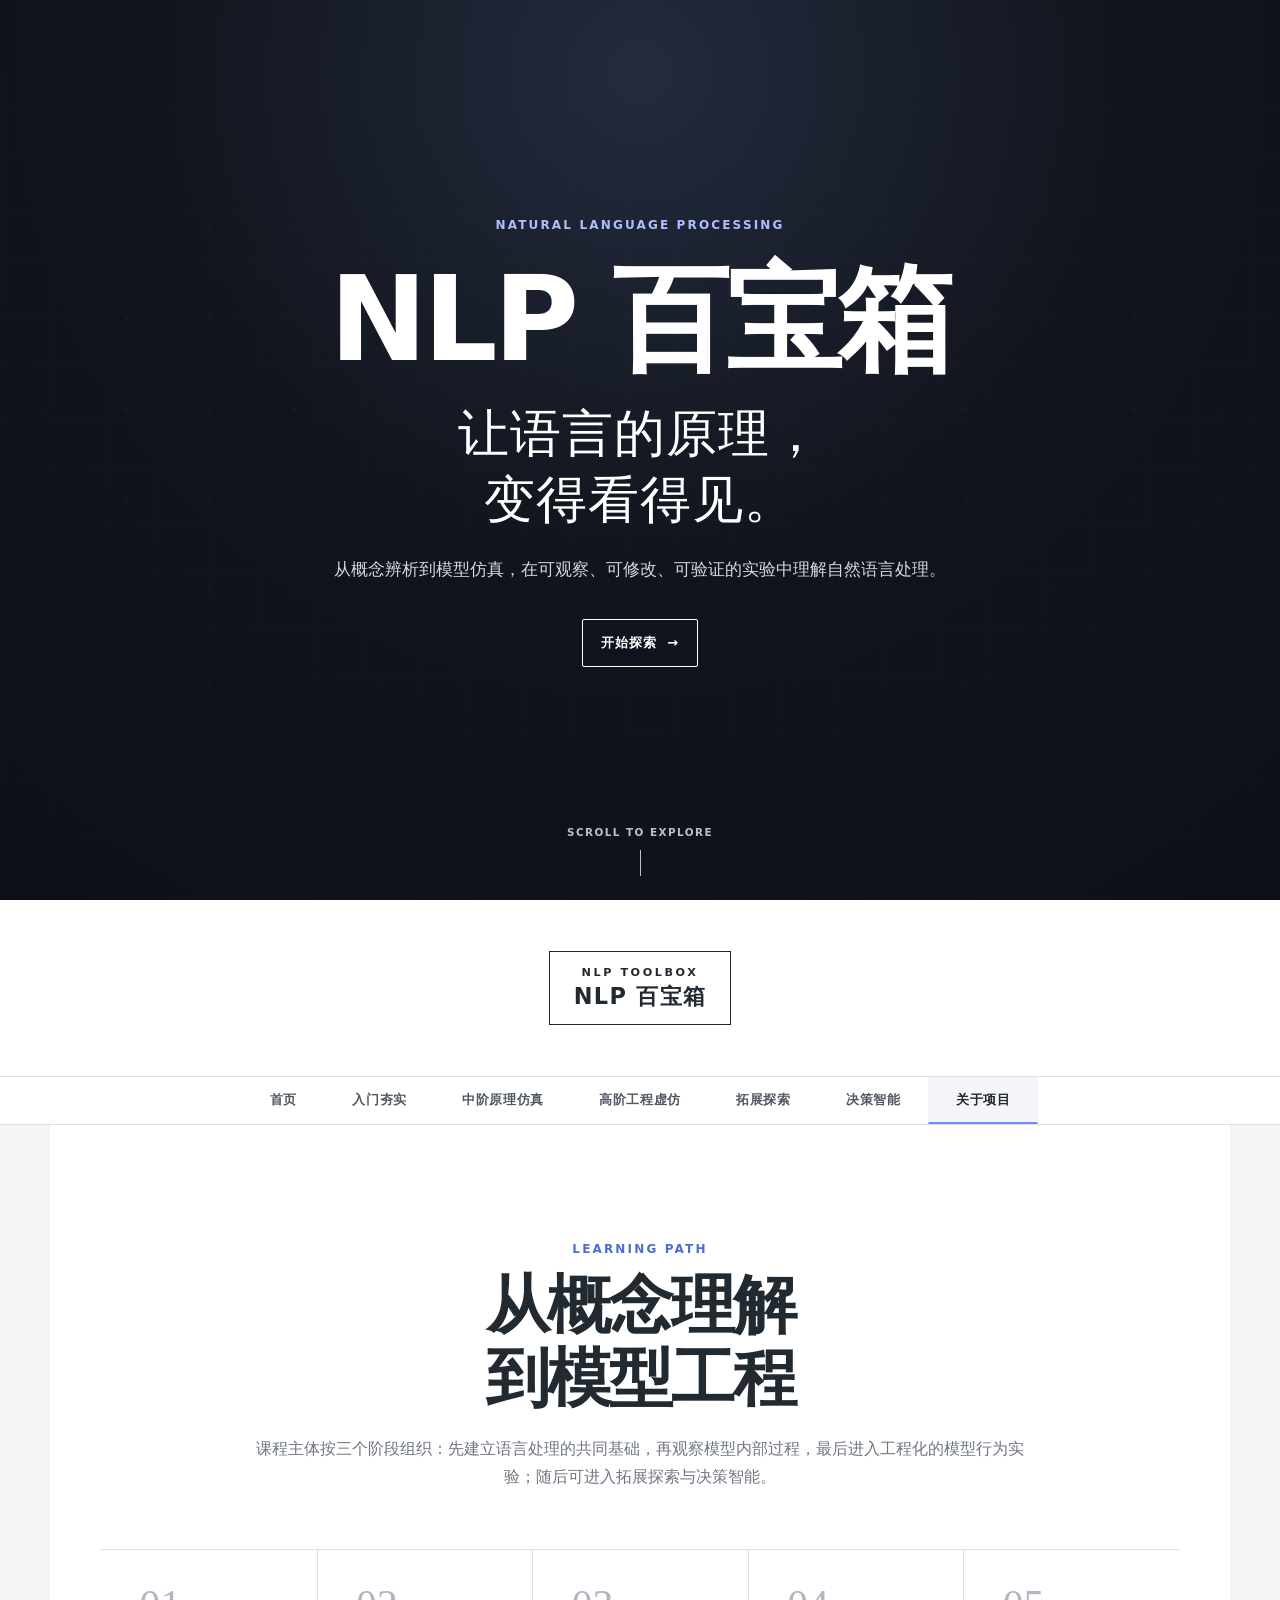
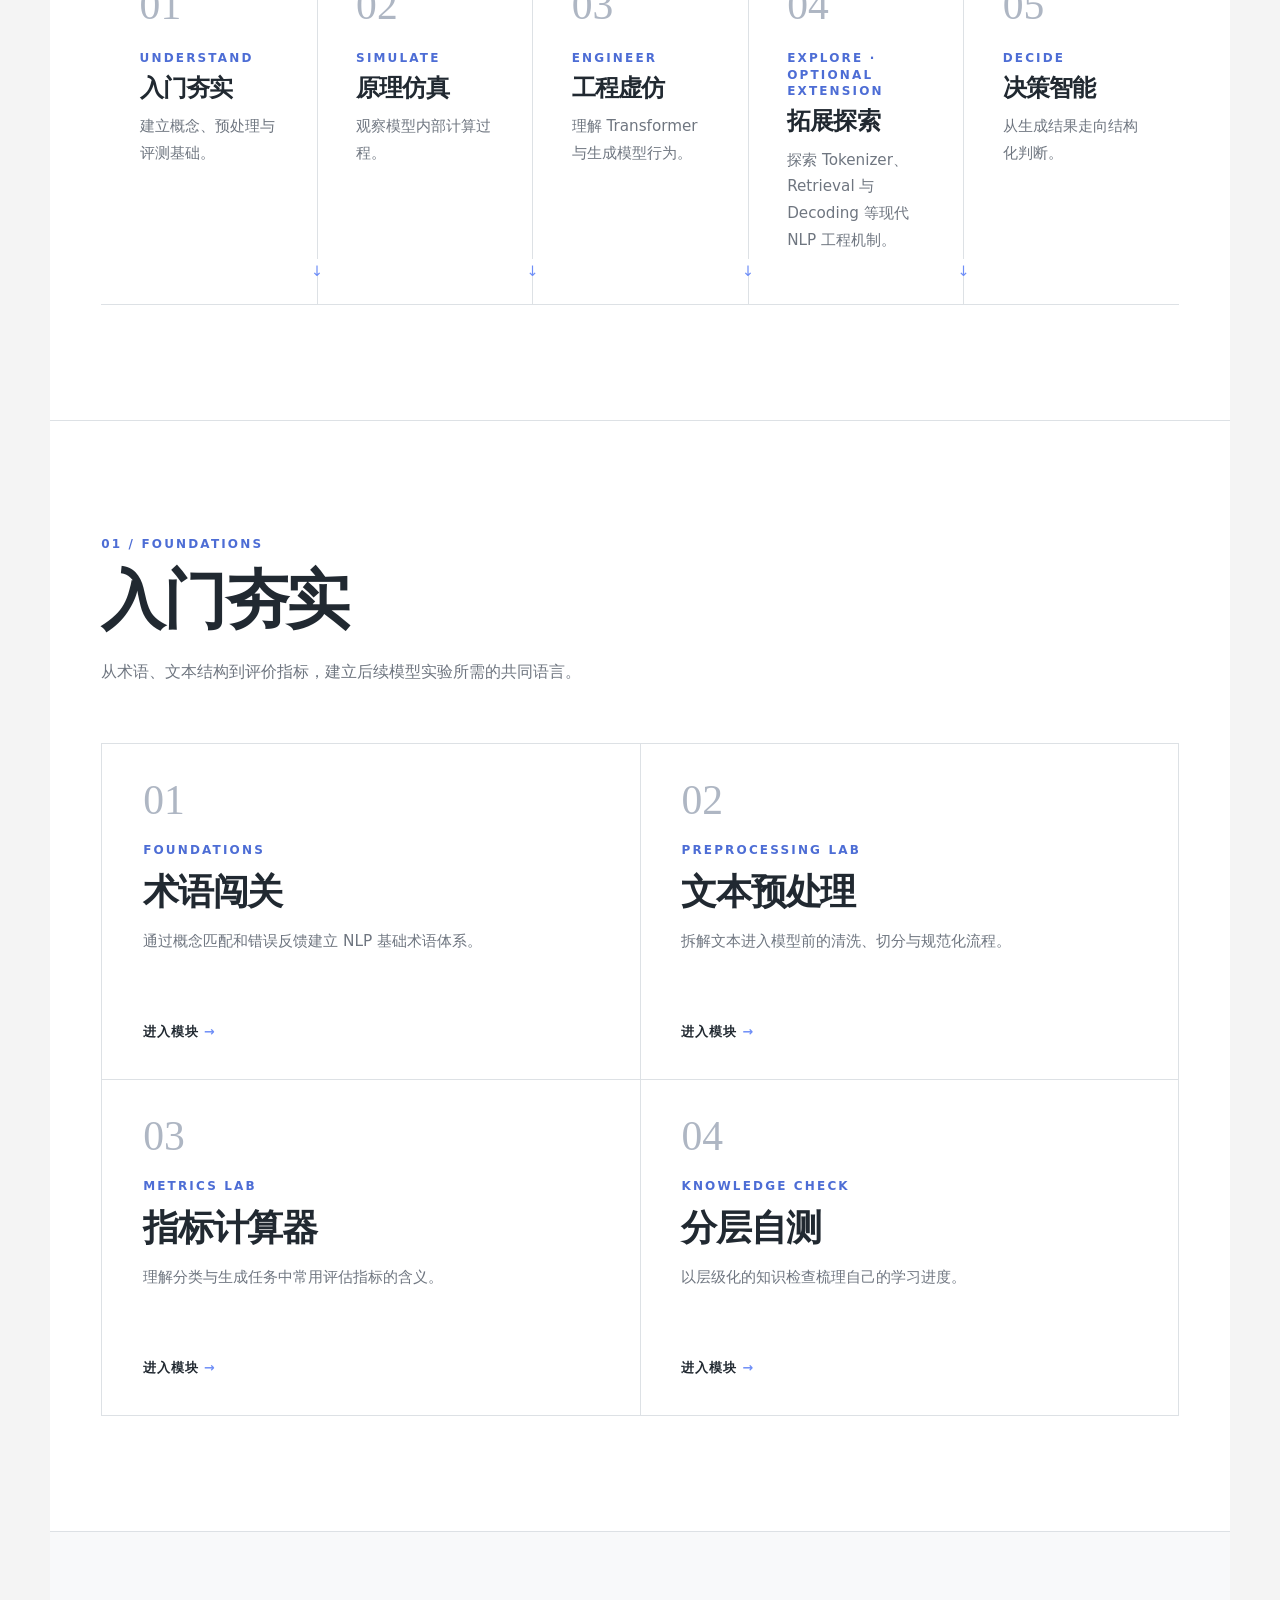
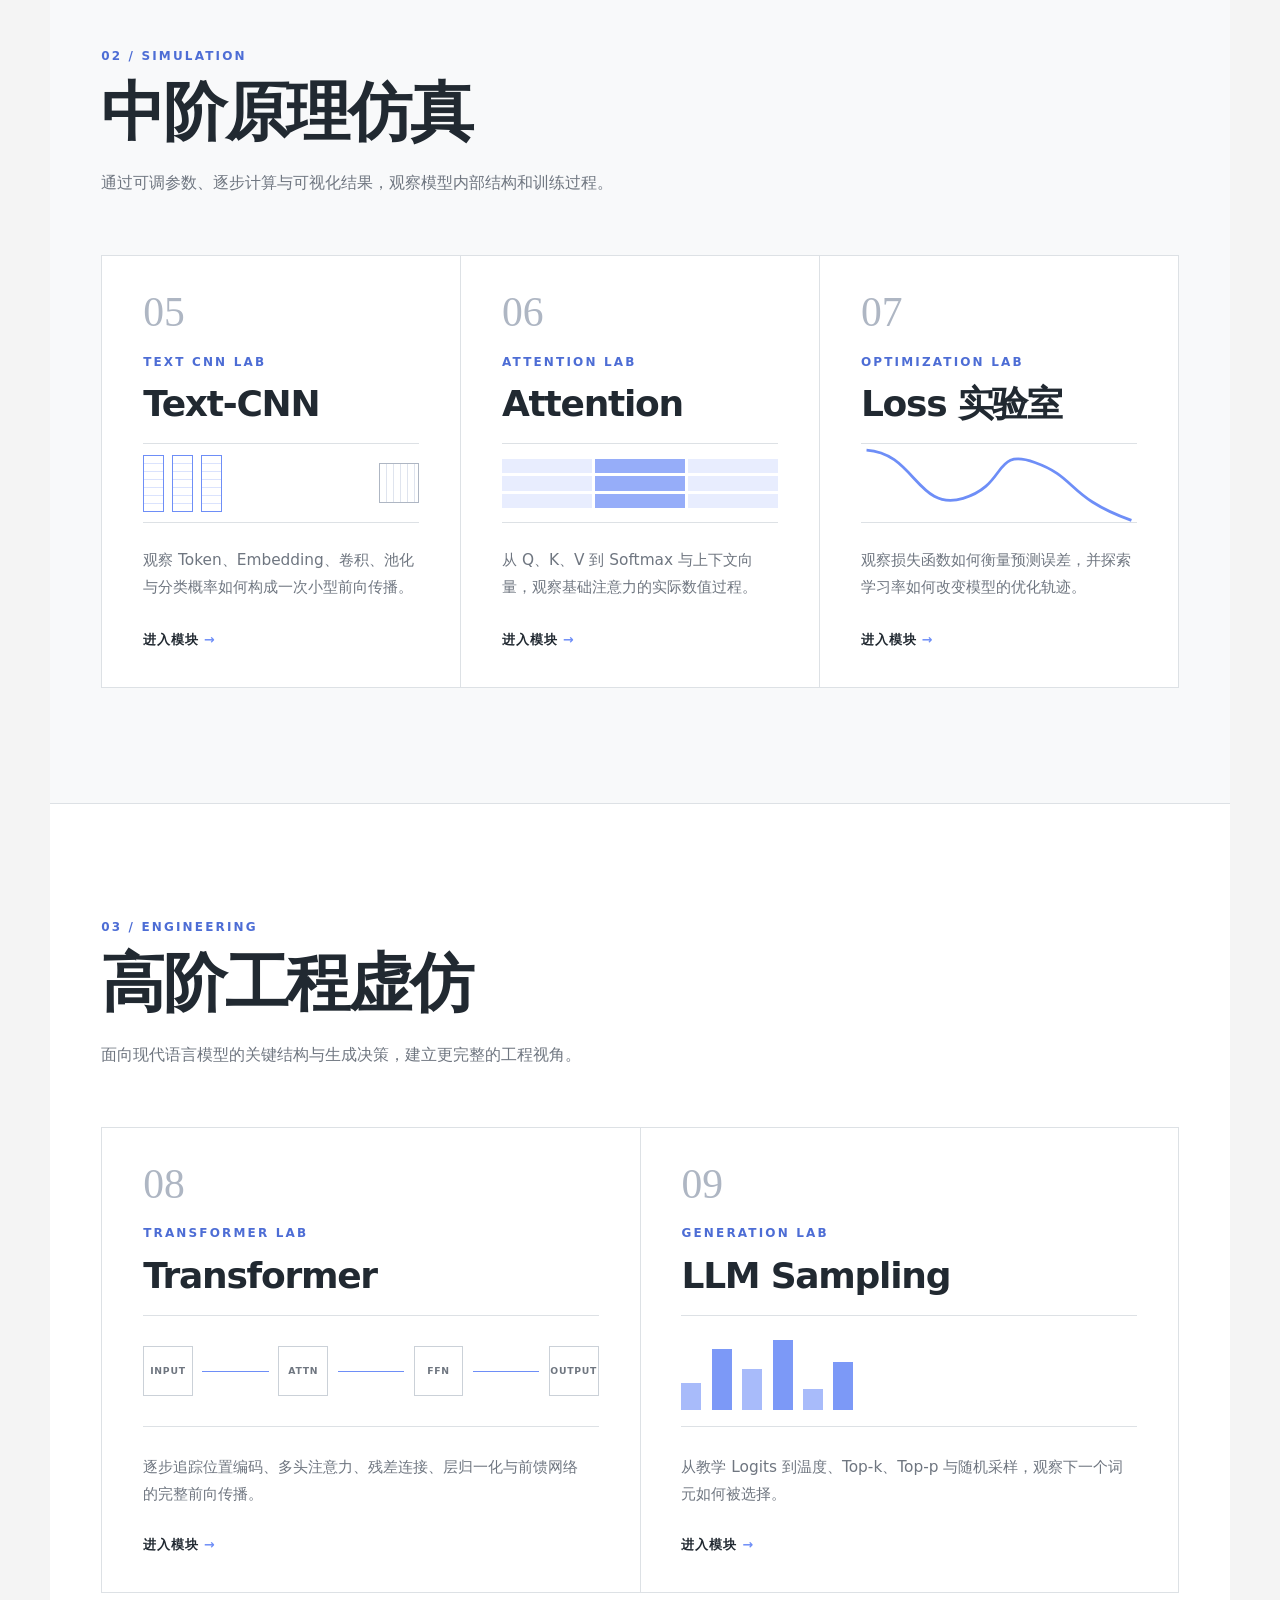
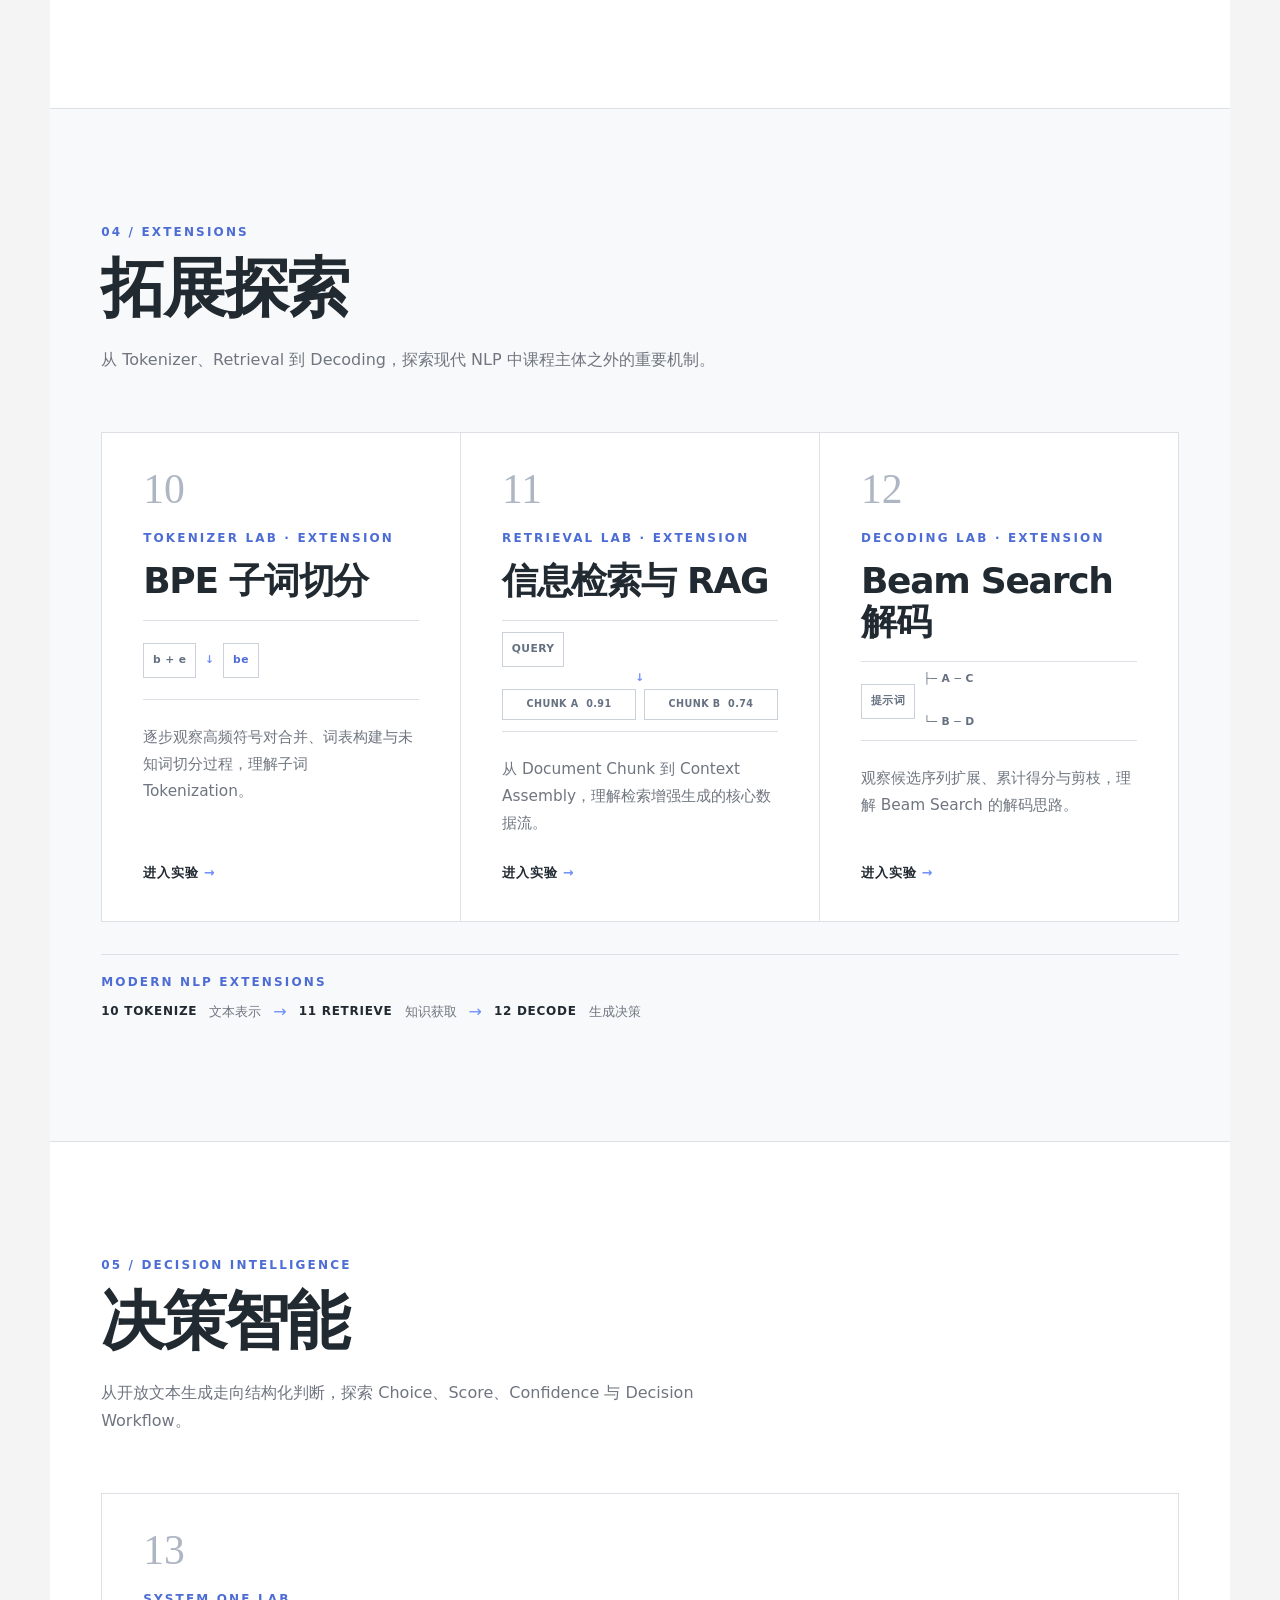
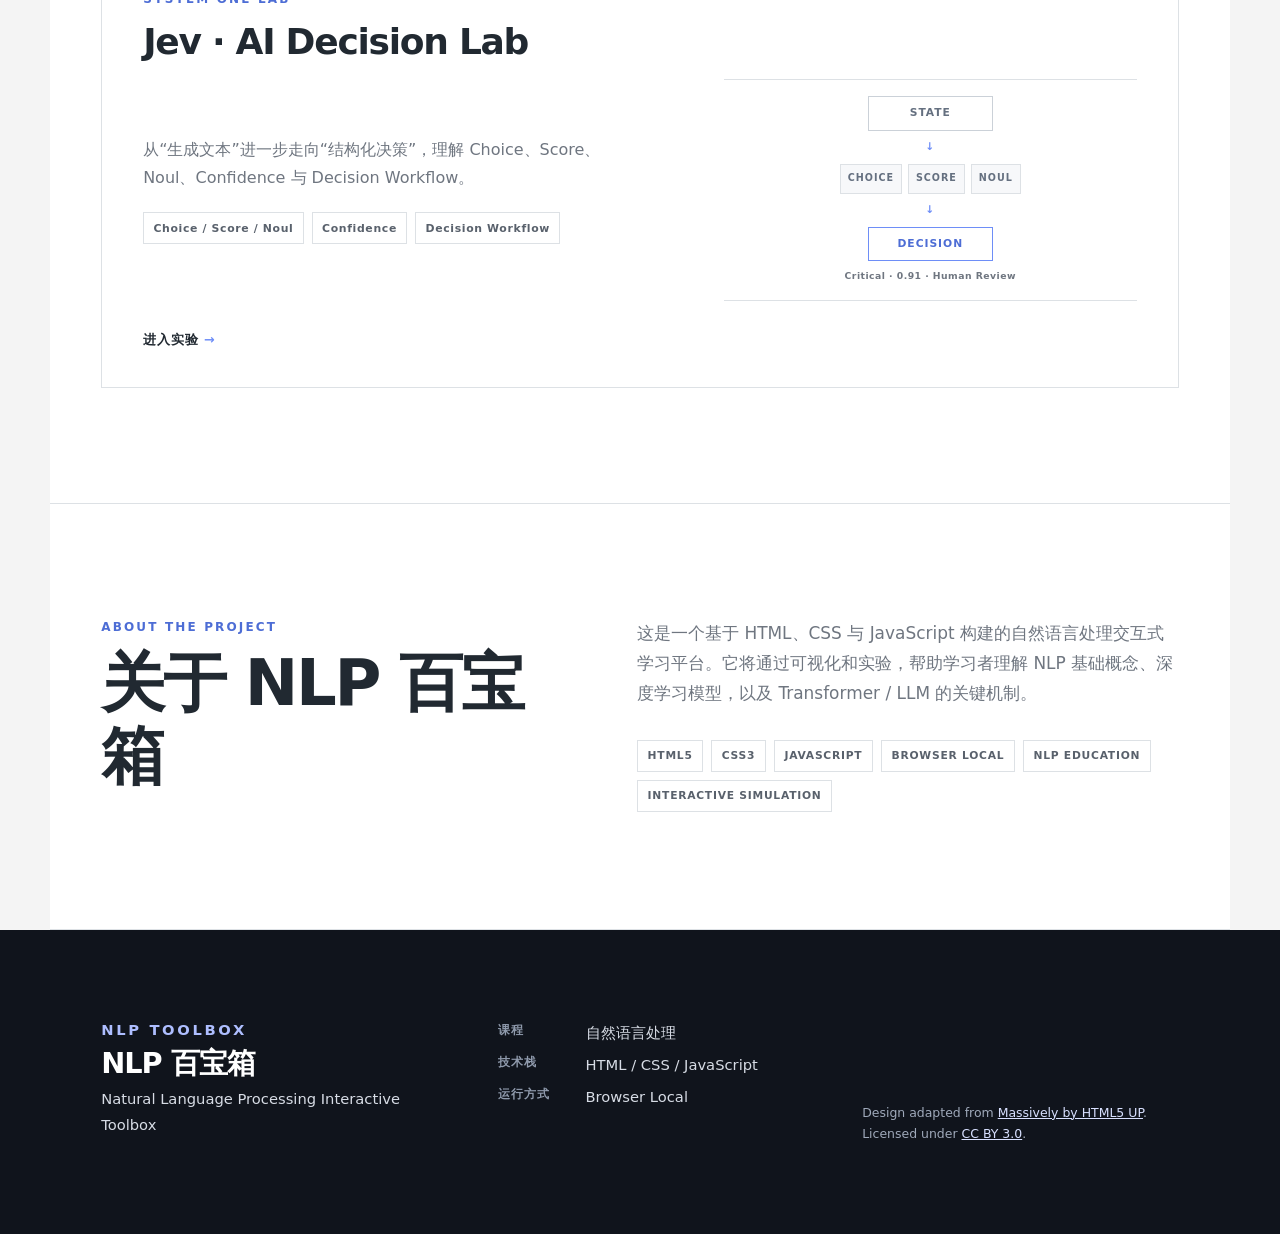
<file: index.html>
<!doctype html>
<html lang="zh-CN">
  <head>
    <meta charset="utf-8">
    <meta name="viewport" content="width=device-width, initial-scale=1">
    <meta name="description" content="NLP 百宝箱：自然语言处理课程的交互式学习与实验平台。">
    <title>NLP 百宝箱｜自然语言处理交互学习平台</title>
    <link rel="icon" type="image/svg+xml" href="data:image/svg+xml,%3Csvg xmlns='http://www.w3.org/2000/svg' viewBox='0 0 64 64'%3E%3Crect width='64' height='64' fill='%2310141c'/%3E%3Cpath d='M17 15h30v34H17z' fill='none' stroke='%236e8ef7' stroke-width='3'/%3E%3Cpath d='M24 25h16M24 33h16M24 41h9' stroke='%23f7f7f7' stroke-width='3'/%3E%3C/svg%3E">
    <link rel="stylesheet" href="assets/css/main.css?v=20261019-extensions">
    <link rel="stylesheet" href="assets/css/responsive.css">
  </head>
  <body>
    <a class="skip-link" href="#main-content">跳至主要内容</a>
    <section class="hero" id="top" aria-labelledby="hero-title">
      <div class="hero__grid" aria-hidden="true"></div>
      <div class="hero__content">
        <p class="kicker kicker--light">NATURAL LANGUAGE PROCESSING</p>
        <h1 id="hero-title">NLP 百宝箱</h1>
        <p class="hero__statement">让语言的原理，<br>变得看得见。</p>
        <p class="hero__description">从概念辨析到模型仿真，在可观察、可修改、可验证的实验中理解自然语言处理。</p>
        <a class="button button--light" href="#learning-path">开始探索 <span aria-hidden="true">→</span></a>
      </div>
      <a class="scroll-cue" href="#brand" aria-label="滚动至品牌区域">
        <span>SCROLL TO EXPLORE</span><i aria-hidden="true"></i>
      </a>
    </section>

    <header class="site-header" id="brand">
      <a class="brand" href="#top" aria-label="NLP 百宝箱首页">
        <span class="brand__en">NLP TOOLBOX</span>
        <span class="brand__cn">NLP 百宝箱</span>
      </a>
    </header>

    <nav class="primary-nav" aria-label="主导航">
      <div class="nav-wrap">
        <button class="nav-toggle" type="button" aria-expanded="false" aria-controls="primary-menu">
          <span>菜单</span><span class="nav-toggle__icon" aria-hidden="true"></span>
        </button>
        <ul id="primary-menu" class="nav-list">
          <li><a class="is-active" href="#top">首页</a></li>
          <li><a href="#foundations">入门夯实</a></li>
          <li><a href="#simulation">中阶原理仿真</a></li>
          <li><a href="#engineering">高阶工程虚仿</a></li>
          <li><a href="#extensions">拓展探索</a></li>
          <li><a href="#decision-intelligence">决策智能</a></li>
          <li><a href="#about">关于项目</a></li>
        </ul>
      </div>
    </nav>

    <main id="main-content" class="main-shell">
      <section class="featured" id="learning-path" aria-labelledby="path-title">
        <header class="section-heading section-heading--center">
          <p class="kicker">LEARNING PATH</p>
          <h2 id="path-title">从概念理解<br>到模型工程</h2>
          <p>课程主体按三个阶段组织：先建立语言处理的共同基础，再观察模型内部过程，最后进入工程化的模型行为实验；随后可进入拓展探索与决策智能。</p>
        </header>
        <ol class="learning-path">
          <li>
            <span class="path-number">01</span>
            <p class="kicker">UNDERSTAND</p>
            <h3>入门夯实</h3>
            <p>建立概念、预处理与评测基础。</p>
          </li>
          <li>
            <span class="path-number">02</span>
            <p class="kicker">SIMULATE</p>
            <h3>原理仿真</h3>
            <p>观察模型内部计算过程。</p>
          </li>
          <li>
            <span class="path-number">03</span>
            <p class="kicker">ENGINEER</p>
            <h3>工程虚仿</h3>
            <p>理解 Transformer 与生成模型行为。</p>
          </li>
          <li>
            <span class="path-number">04</span>
            <p class="kicker">EXPLORE · OPTIONAL EXTENSION</p>
            <h3>拓展探索</h3>
            <p>探索 Tokenizer、Retrieval 与 Decoding 等现代 NLP 工程机制。</p>
          </li>
          <li>
            <span class="path-number">05</span>
            <p class="kicker">DECIDE</p>
            <h3>决策智能</h3>
            <p>从生成结果走向结构化判断。</p>
          </li>
        </ol>
      </section>

      <section class="module-section" id="foundations" aria-labelledby="foundations-title">
        <header class="section-heading">
          <p class="kicker">01 / FOUNDATIONS</p>
          <h2 id="foundations-title">入门夯实</h2>
          <p>从术语、文本结构到评价指标，建立后续模型实验所需的共同语言。</p>
        </header>
        <div class="module-grid module-grid--foundations">
          <article class="module-card">
            <span class="module-number">01</span><p class="kicker">FOUNDATIONS</p><h3>术语闯关</h3>
            <p>通过概念匹配和错误反馈建立 NLP 基础术语体系。</p><a href="pages/terminology.html">进入模块 <span aria-hidden="true">→</span></a>
          </article>
          <article class="module-card">
            <span class="module-number">02</span><p class="kicker">PREPROCESSING LAB</p><h3>文本预处理</h3>
            <p>拆解文本进入模型前的清洗、切分与规范化流程。</p><a href="pages/preprocessing.html">进入模块 <span aria-hidden="true">→</span></a>
          </article>
          <article class="module-card">
            <span class="module-number">03</span><p class="kicker">METRICS LAB</p><h3>指标计算器</h3>
            <p>理解分类与生成任务中常用评估指标的含义。</p><a href="pages/metrics.html">进入模块 <span aria-hidden="true">→</span></a>
          </article>
          <article class="module-card">
            <span class="module-number">04</span><p class="kicker">KNOWLEDGE CHECK</p><h3>分层自测</h3>
            <p>以层级化的知识检查梳理自己的学习进度。</p><a href="pages/quiz.html">进入模块 <span aria-hidden="true">→</span></a>
          </article>
        </div>
      </section>

      <section class="module-section module-section--tinted" id="simulation" aria-labelledby="simulation-title">
        <header class="section-heading">
          <p class="kicker">02 / SIMULATION</p>
          <h2 id="simulation-title">中阶原理仿真</h2>
          <p>通过可调参数、逐步计算与可视化结果，观察模型内部结构和训练过程。</p>
        </header>
        <div class="module-grid module-grid--simulation">
          <article class="module-card module-card--diagram">
            <span class="module-number">05</span><p class="kicker">TEXT CNN LAB</p><h3>Text-CNN</h3>
            <div class="card-diagram diagram-cnn" aria-hidden="true"><i></i><i></i><i></i><b></b></div>
            <p>观察 Token、Embedding、卷积、池化与分类概率如何构成一次小型前向传播。</p><a href="pages/text-cnn.html">进入模块 <span aria-hidden="true">→</span></a>
          </article>
          <article class="module-card module-card--diagram">
            <span class="module-number">06</span><p class="kicker">ATTENTION LAB</p><h3>Attention</h3>
            <div class="card-diagram diagram-attention" aria-hidden="true"><i></i><i></i><i></i><i></i><i></i><i></i><i></i><i></i><i></i></div>
            <p>从 Q、K、V 到 Softmax 与上下文向量，观察基础注意力的实际数值过程。</p><a href="pages/attention.html">进入模块 <span aria-hidden="true">→</span></a>
          </article>
          <article class="module-card module-card--diagram">
            <span class="module-number">07</span><p class="kicker">OPTIMIZATION LAB</p><h3>Loss 实验室</h3>
            <div class="card-diagram diagram-loss" aria-hidden="true"><svg viewBox="0 0 200 64" role="presentation"><path d="M4 8C39 10 41 53 74 43s21-37 52-26 23 25 70 42" fill="none"/></svg></div>
            <p>观察损失函数如何衡量预测误差，并探索学习率如何改变模型的优化轨迹。</p><a href="pages/loss.html">进入模块 <span aria-hidden="true">→</span></a>
          </article>
        </div>
      </section>

      <section class="module-section" id="engineering" aria-labelledby="engineering-title">
        <header class="section-heading">
          <p class="kicker">03 / ENGINEERING</p>
          <h2 id="engineering-title">高阶工程虚仿</h2>
          <p>面向现代语言模型的关键结构与生成决策，建立更完整的工程视角。</p>
        </header>
        <div class="module-grid module-grid--engineering">
          <article class="module-card module-card--feature">
            <span class="module-number">08</span><p class="kicker">TRANSFORMER LAB</p><h3>Transformer</h3>
            <div class="feature-diagram transformer-diagram" aria-hidden="true"><span>INPUT</span><i></i><span>ATTN</span><i></i><span>FFN</span><i></i><span>OUTPUT</span></div>
            <p>逐步追踪位置编码、多头注意力、残差连接、层归一化与前馈网络的完整前向传播。</p><a href="pages/transformer.html">进入模块 <span aria-hidden="true">→</span></a>
          </article>
          <article class="module-card module-card--feature">
            <span class="module-number">09</span><p class="kicker">GENERATION LAB</p><h3>LLM Sampling</h3>
            <div class="feature-diagram sampling-diagram" aria-hidden="true"><i style="--h:35%"></i><i style="--h:78%"></i><i style="--h:53%"></i><i style="--h:90%"></i><i style="--h:27%"></i><i style="--h:62%"></i></div>
            <p>从教学 Logits 到温度、Top-k、Top-p 与随机采样，观察下一个词元如何被选择。</p><a href="pages/llm-sampling.html">进入模块 <span aria-hidden="true">→</span></a>
          </article>
        </div>
      </section>

      <section class="module-section module-section--tinted" id="extensions" aria-labelledby="extensions-title">
        <header class="section-heading">
          <p class="kicker">04 / EXTENSIONS</p>
          <h2 id="extensions-title">拓展探索</h2>
          <p>从 Tokenizer、Retrieval 到 Decoding，探索现代 NLP 中课程主体之外的重要机制。</p>
        </header>
        <div class="module-grid module-grid--extensions">
          <article class="module-card module-card--diagram">
            <span class="module-number">10</span><p class="kicker">TOKENIZER LAB · EXTENSION</p><h3>BPE 子词切分</h3>
            <div class="card-diagram diagram-bpe" aria-hidden="true"><span>b + e</span><i>↓</i><strong>be</strong></div>
            <p>逐步观察高频符号对合并、词表构建与未知词切分过程，理解子词 Tokenization。</p><a href="pages/bpe.html">进入实验 <span aria-hidden="true">→</span></a>
          </article>
          <article class="module-card module-card--diagram">
            <span class="module-number">11</span><p class="kicker">RETRIEVAL LAB · EXTENSION</p><h3>信息检索与 RAG</h3>
            <div class="card-diagram diagram-retrieval" aria-hidden="true"><span>QUERY</span><i>↓</i><b>CHUNK A&nbsp; 0.91</b><b>CHUNK B&nbsp; 0.74</b></div>
            <p>从 Document Chunk 到 Context Assembly，理解检索增强生成的核心数据流。</p><a href="pages/retrieval.html">进入实验 <span aria-hidden="true">→</span></a>
          </article>
          <article class="module-card module-card--diagram">
            <span class="module-number">12</span><p class="kicker">DECODING LAB · EXTENSION</p><h3>Beam Search 解码</h3>
            <div class="card-diagram diagram-beam" aria-hidden="true"><span>提示词</span><i>├─ A ─ C</i><i>└─ B ─ D</i></div>
            <p>观察候选序列扩展、累计得分与剪枝，理解 Beam Search 的解码思路。</p><a href="pages/beam-search.html">进入实验 <span aria-hidden="true">→</span></a>
          </article>
        </div>
        <div class="extensions-chain" aria-label="拓展模块知识关系"><p class="kicker">MODERN NLP EXTENSIONS</p><p><strong>10 TOKENIZE</strong><span>文本表示</span><b aria-hidden="true">→</b><strong>11 RETRIEVE</strong><span>知识获取</span><b aria-hidden="true">→</b><strong>12 DECODE</strong><span>生成决策</span></p></div>
      </section>

      <section class="module-section" id="decision-intelligence" aria-labelledby="decision-intelligence-title">
        <header class="section-heading">
          <p class="kicker">05 / DECISION INTELLIGENCE</p>
          <h2 id="decision-intelligence-title">决策智能</h2>
          <p>从开放文本生成走向结构化判断，探索 Choice、Score、Confidence 与 Decision Workflow。</p>
        </header>
        <div class="module-grid module-grid--decision">
          <article class="module-card module-card--decision">
            <span class="module-number">13</span><p class="kicker">SYSTEM ONE LAB</p><h3>Jev · AI Decision Lab</h3>
            <div class="decision-card-content">
              <div>
                <p>从“生成文本”进一步走向“结构化决策”，理解 Choice、Score、Noul、Confidence 与 Decision Workflow。</p>
                <ul class="decision-capabilities" aria-label="模块核心能力"><li>Choice / Score / Noul</li><li>Confidence</li><li>Decision Workflow</li></ul>
              </div>
              <div class="decision-diagram" aria-hidden="true">
                <span class="decision-diagram__state">STATE</span><i>↓</i>
                <div class="decision-diagram__types"><b>CHOICE</b><b>SCORE</b><b>NOUL</b></div><i>↓</i>
                <span class="decision-diagram__result">DECISION</span><small>Critical · 0.91 · Human Review</small>
              </div>
            </div>
            <a href="pages/jev-decision.html">进入实验 <span aria-hidden="true">→</span></a>
          </article>
        </div>
      </section>

      <section class="about-section" id="about" aria-labelledby="about-title">
        <div>
          <p class="kicker">ABOUT THE PROJECT</p><h2 id="about-title">关于 NLP 百宝箱</h2>
        </div>
        <div class="about-section__content">
          <p>这是一个基于 HTML、CSS 与 JavaScript 构建的自然语言处理交互式学习平台。它将通过可视化和实验，帮助学习者理解 NLP 基础概念、深度学习模型，以及 Transformer / LLM 的关键机制。</p>
          <ul class="technology-list" aria-label="项目关键词"><li>HTML5</li><li>CSS3</li><li>JAVASCRIPT</li><li>BROWSER LOCAL</li><li>NLP EDUCATION</li><li>INTERACTIVE SIMULATION</li></ul>
        </div>
      </section>
    </main>

    <footer class="site-footer">
      <div><p class="kicker kicker--light">NLP TOOLBOX</p><h2>NLP 百宝箱</h2><p>Natural Language Processing Interactive Toolbox</p></div>
      <div class="footer-meta"><p><span>课程</span>自然语言处理</p><p><span>技术栈</span>HTML / CSS / JavaScript</p><p><span>运行方式</span>Browser Local</p></div>
      <div class="attribution">Design adapted from <a href="https://html5up.net/massively" target="_blank" rel="noopener noreferrer">Massively by HTML5 UP</a>.<br>Licensed under <a href="https://creativecommons.org/licenses/by/3.0/" target="_blank" rel="noopener noreferrer">CC BY 3.0</a>.</div>
    </footer>
    <script src="assets/js/main.js"></script>
  </body>
</html>
</file>
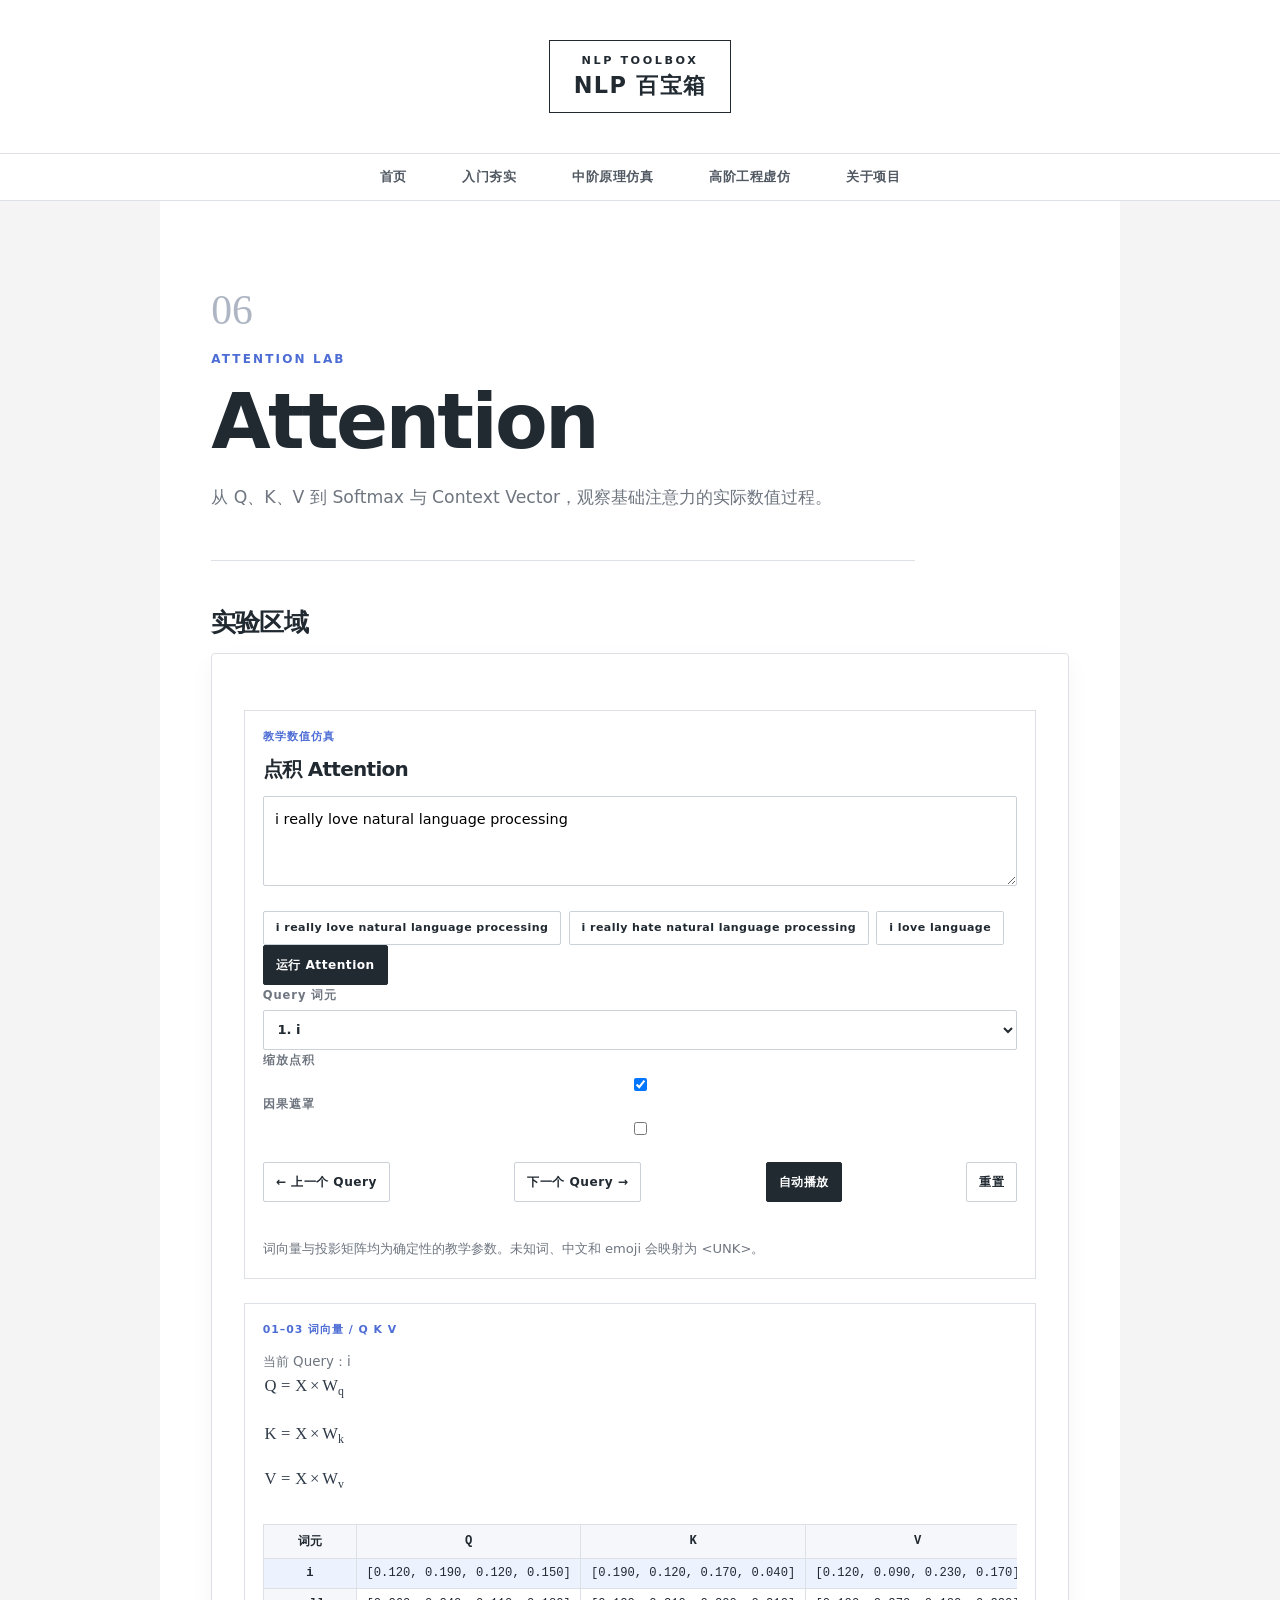
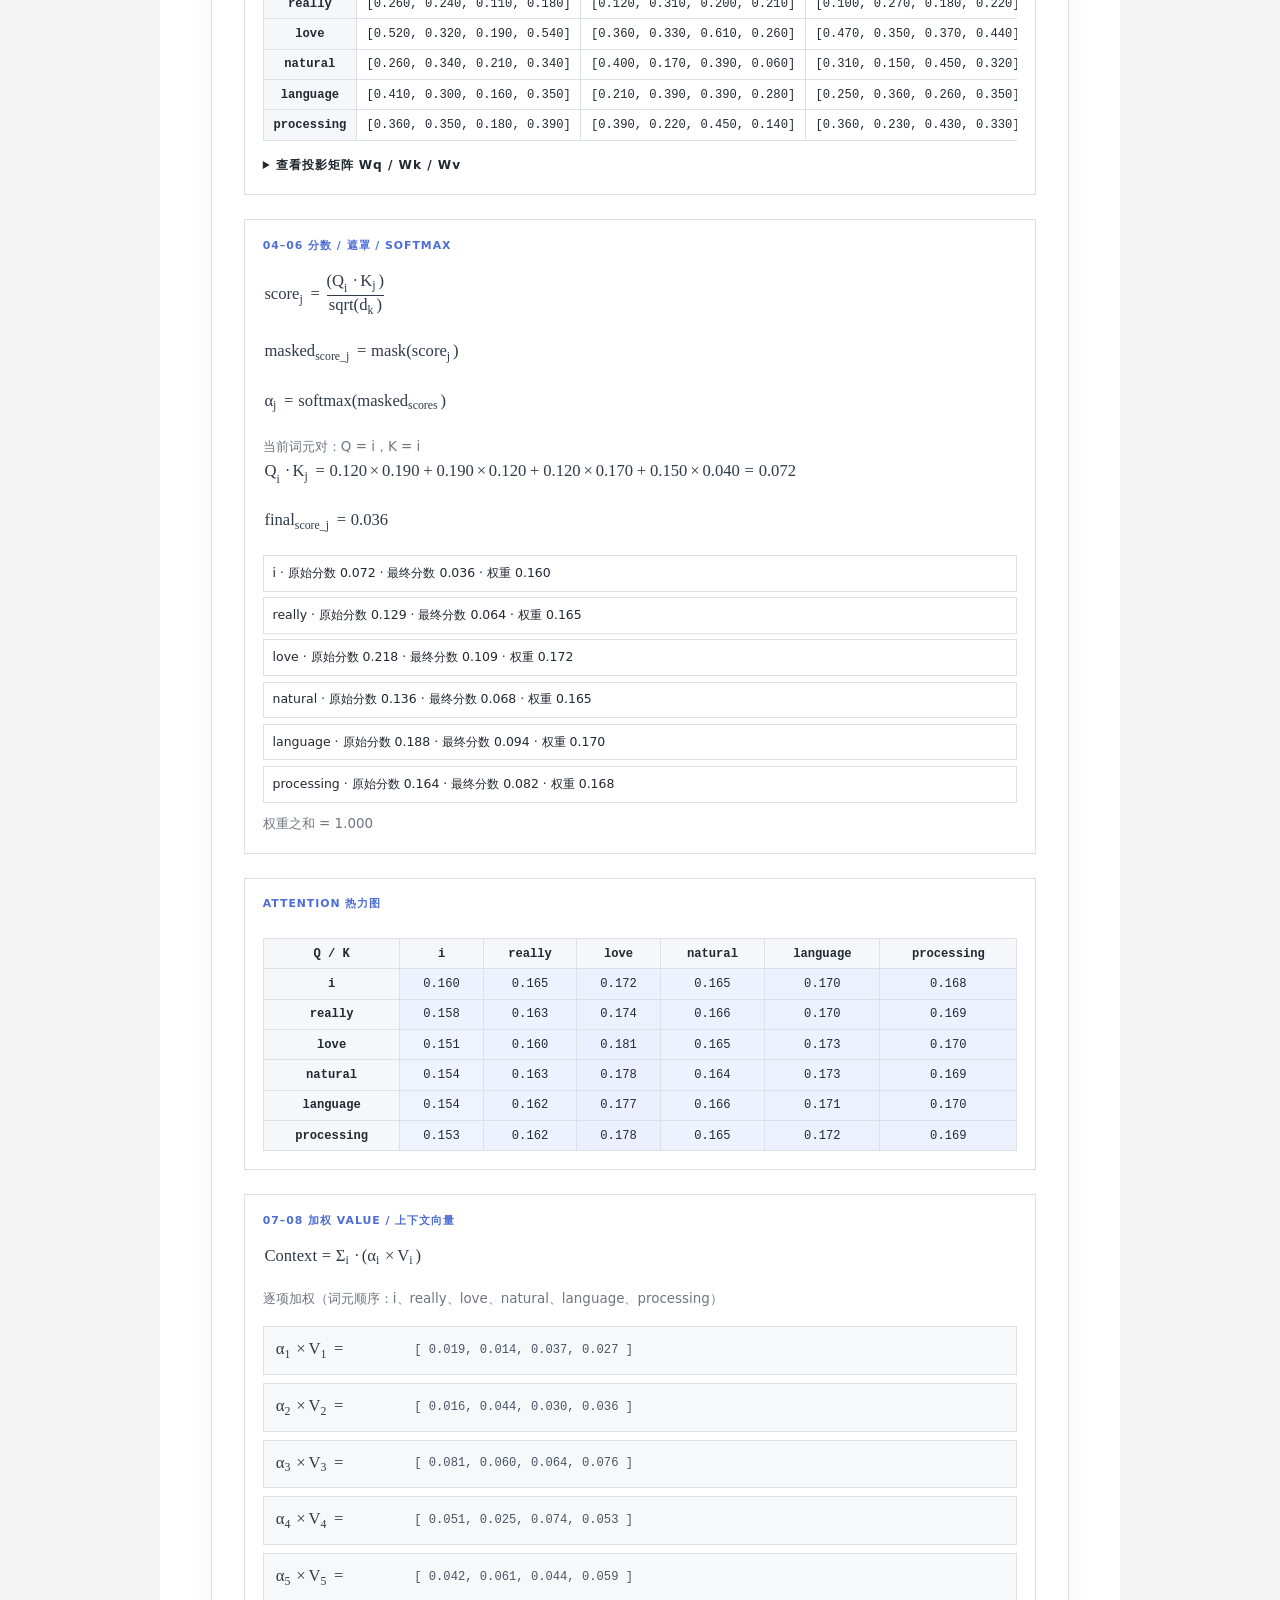
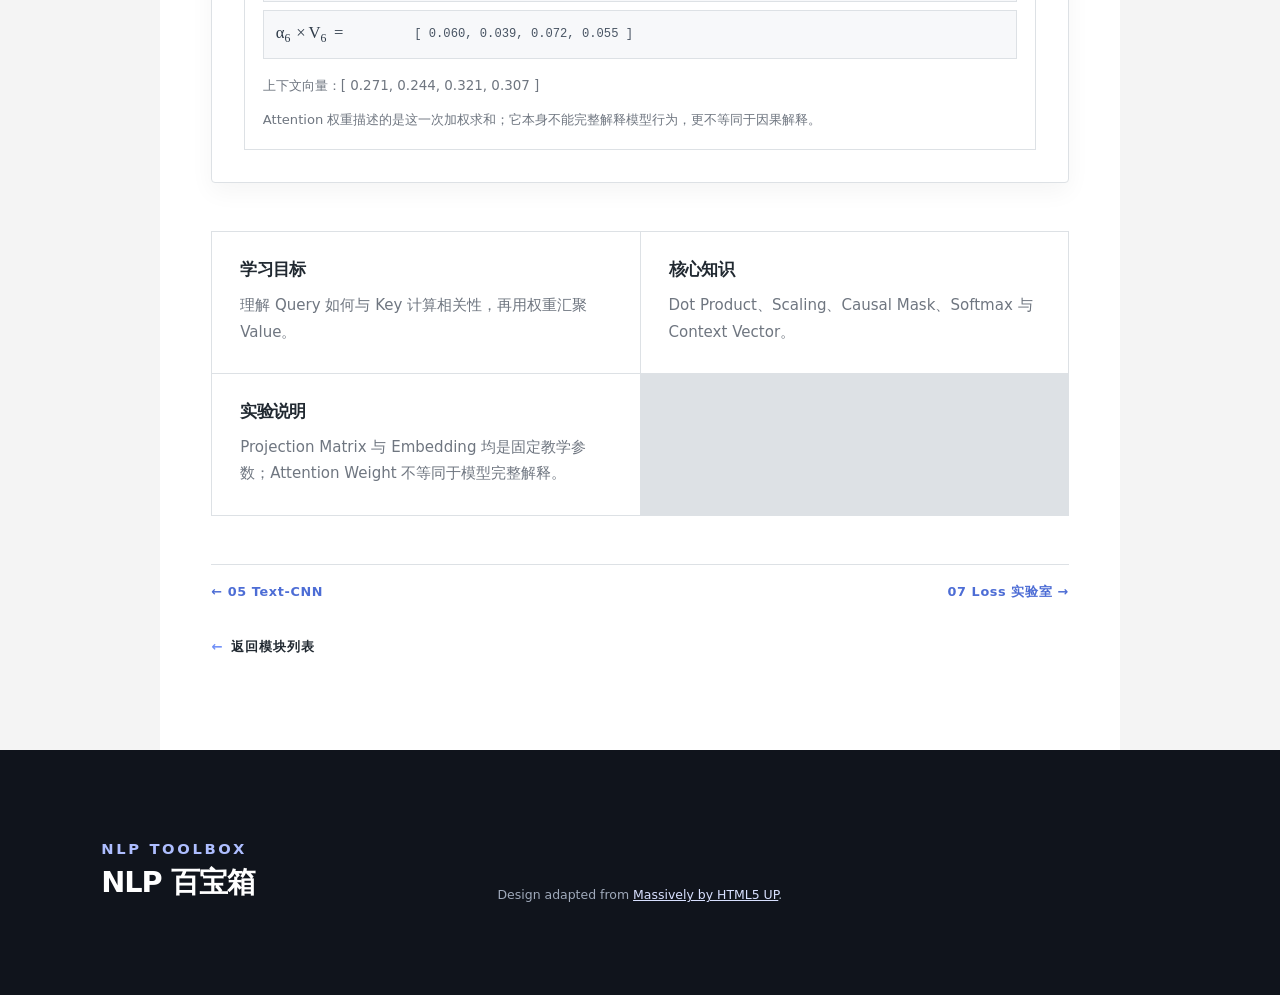
<file: pages/attention.html>
<!doctype html><html lang="zh-CN"><head><meta charset="utf-8"><meta name="viewport" content="width=device-width, initial-scale=1"><title>Attention｜NLP 百宝箱</title><link rel="stylesheet" href="../assets/css/main.css"><link rel="stylesheet" href="../assets/css/responsive.css"><link rel="stylesheet" href="../assets/css/experiment.css"><link rel="stylesheet" href="../assets/css/simulation.css"></head><body class="module-page"><a class="skip-link" href="#main-content">跳至主要内容</a><header class="site-header"><a class="brand" href="../index.html"><span class="brand__en">NLP TOOLBOX</span><span class="brand__cn">NLP 百宝箱</span></a></header><nav class="primary-nav" aria-label="主导航"><div class="nav-wrap"><button class="nav-toggle" type="button" aria-expanded="false" aria-controls="primary-menu"><span>菜单</span><span class="nav-toggle__icon" aria-hidden="true"></span></button><ul id="primary-menu" class="nav-list"><li><a href="../index.html">首页</a></li><li><a href="../index.html#foundations">入门夯实</a></li><li><a class="is-active" href="../index.html#simulation">中阶原理仿真</a></li><li><a href="../index.html#engineering">高阶工程虚仿</a></li><li><a href="../index.html#about">关于项目</a></li></ul></div></nav><main id="main-content" class="experiment-main"><header class="module-intro"><span class="module-number">06</span><p class="kicker">ATTENTION LAB</p><h1>Attention</h1><p>从 Q、K、V 到 Softmax 与 Context Vector，观察基础注意力的实际数值过程。</p></header><section class="experiment-block"><h2>实验区域</h2><div class="experiment-shell" data-experiment="attention"></div></section><section class="experiment-block module-knowledge"><section><h3>学习目标</h3><p>理解 Query 如何与 Key 计算相关性，再用权重汇聚 Value。</p></section><section><h3>核心知识</h3><p>Dot Product、Scaling、Causal Mask、Softmax 与 Context Vector。</p></section><section><h3>实验说明</h3><p>Projection Matrix 与 Embedding 均是固定教学参数；Attention Weight 不等同于模型完整解释。</p></section></section><nav class="module-links"><a href="text-cnn.html">← 05 Text-CNN</a><a href="loss.html">07 Loss 实验室 →</a></nav><a class="back-link" href="../index.html#simulation"><span>←</span>返回模块列表</a></main><footer class="site-footer"><div><p class="kicker kicker--light">NLP TOOLBOX</p><h2>NLP 百宝箱</h2></div><div class="attribution">Design adapted from <a href="https://html5up.net/massively">Massively by HTML5 UP</a>.</div></footer><script src="../assets/js/main.js"></script><script src="../assets/js/modules/model-simulations.js"></script><script src="../assets/js/data/simulation-data.js"></script><script src="../assets/js/modules/attention.js"></script></body></html>
</file>
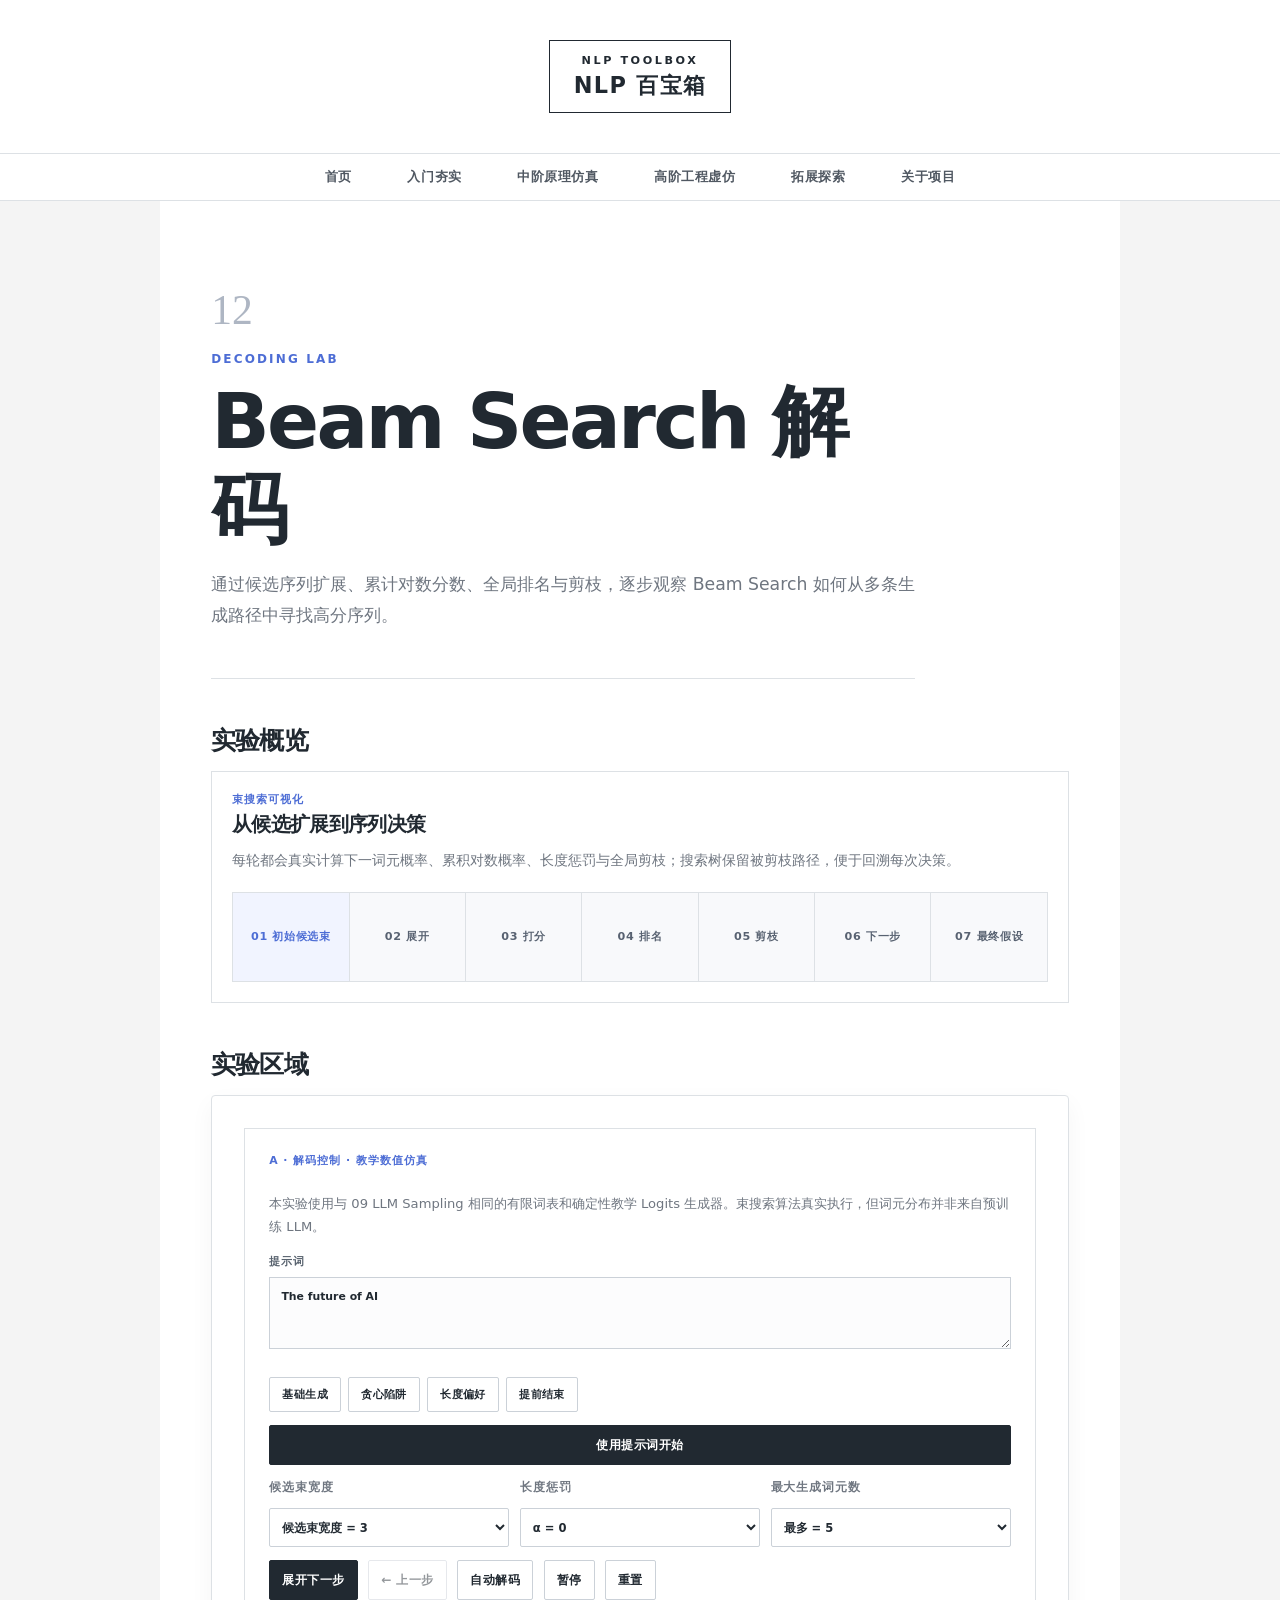
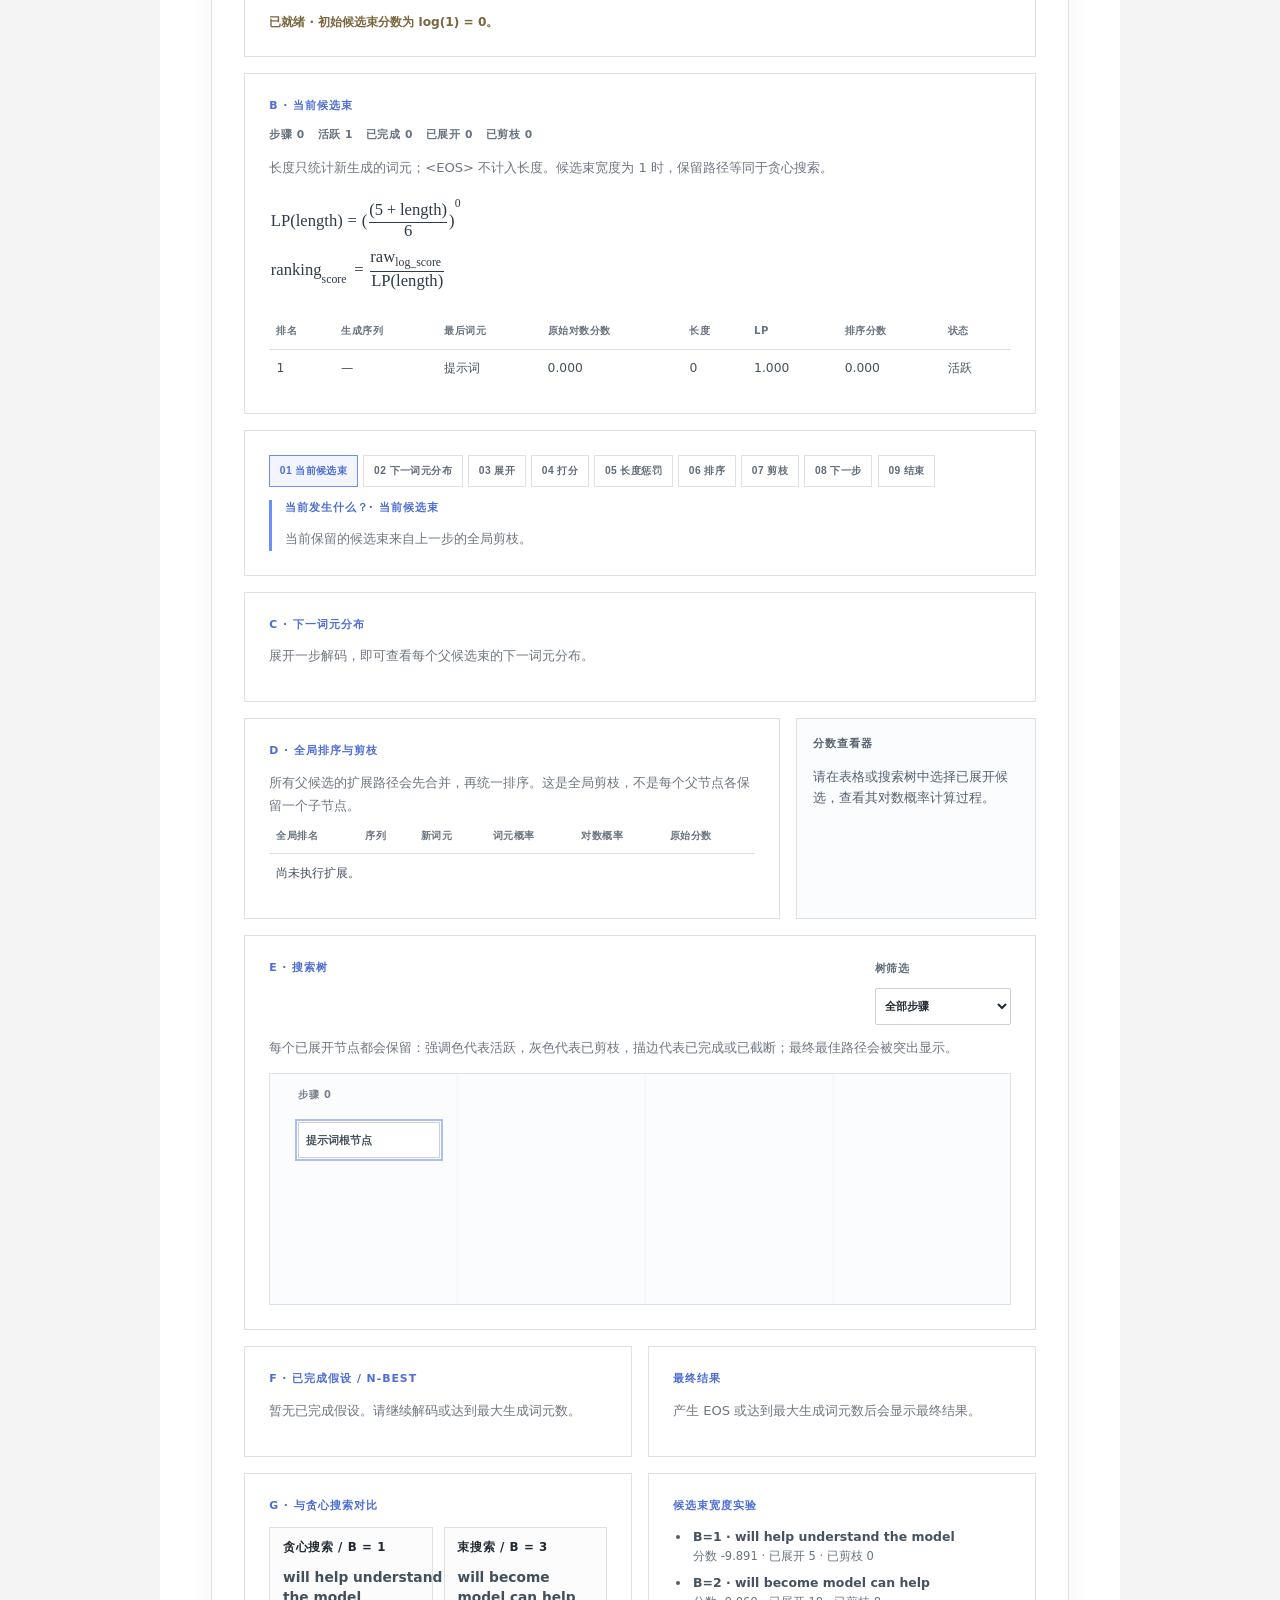
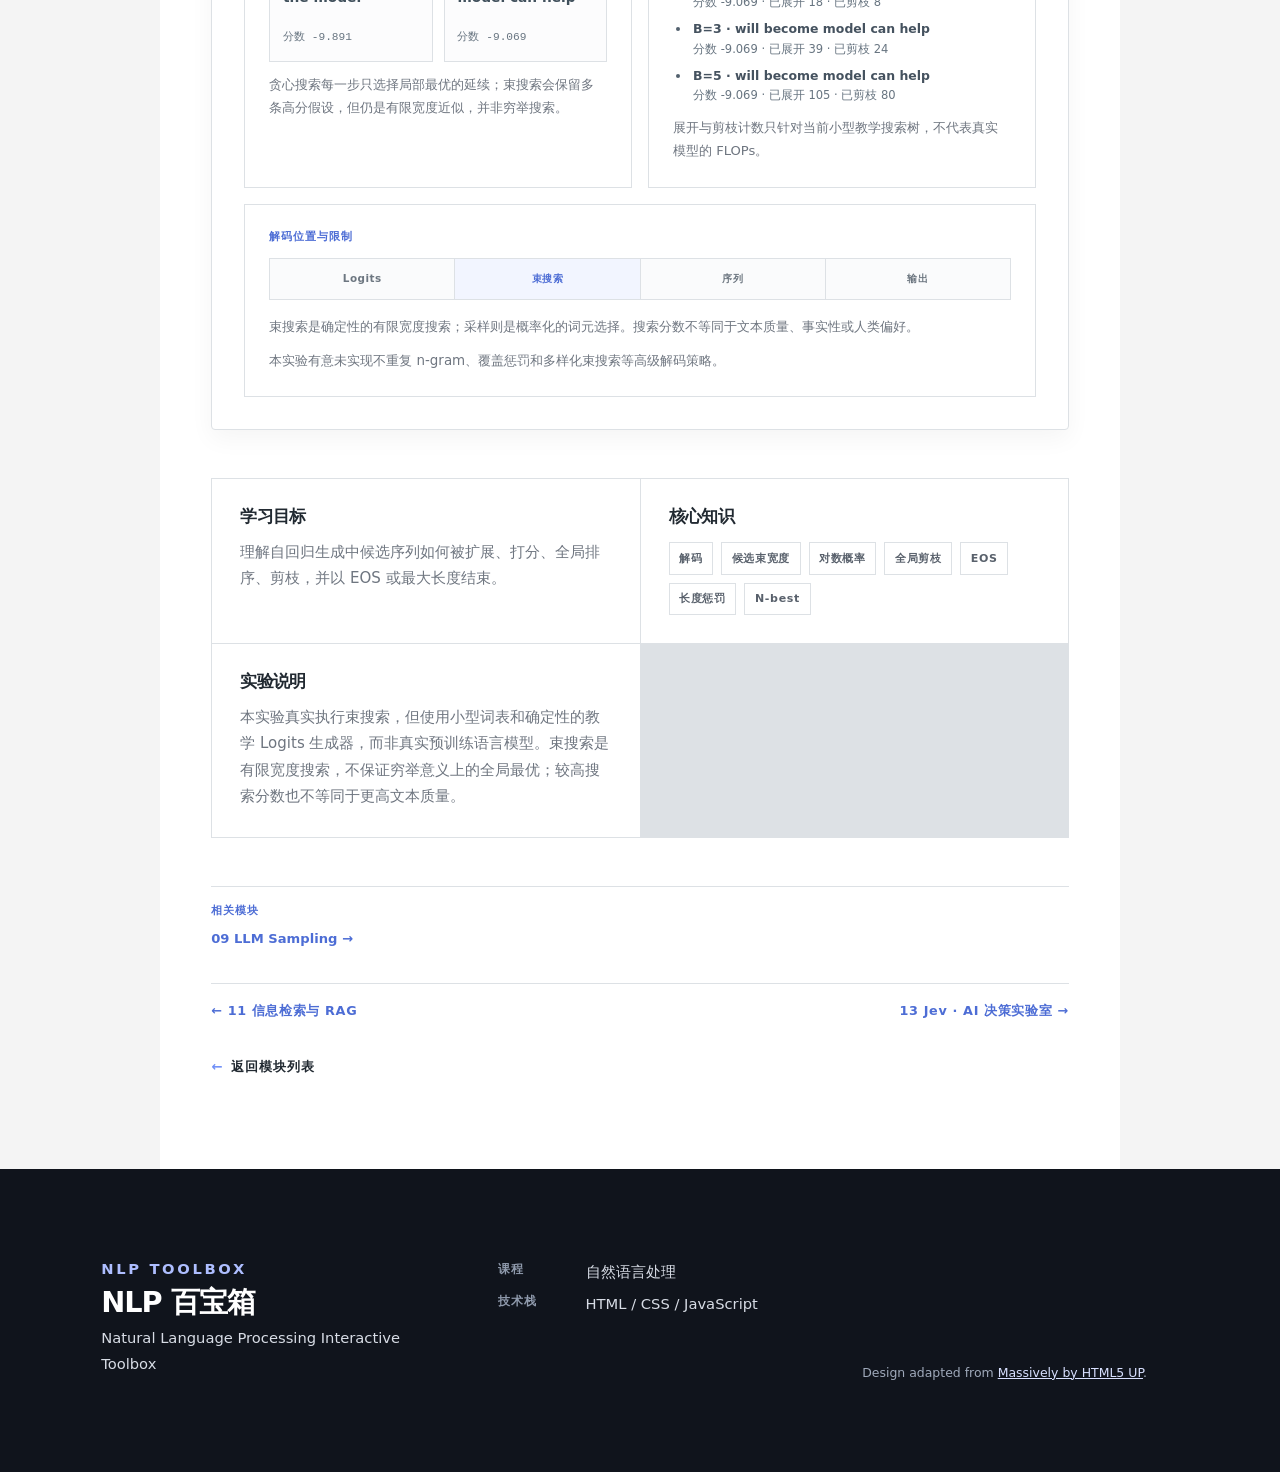
<file: pages/beam-search.html>
<!doctype html>
<html lang="zh-CN">
<head>
  <meta charset="utf-8"><meta name="viewport" content="width=device-width, initial-scale=1">
  <meta name="description" content="Beam Search 解码｜NLP 百宝箱"><title>Beam Search 解码｜NLP 百宝箱</title>
  <link rel="icon" type="image/svg+xml" href="data:image/svg+xml,%3Csvg xmlns='http://www.w3.org/2000/svg' viewBox='0 0 64 64'%3E%3Crect width='64' height='64' fill='%2310141c'/%3E%3Cpath d='M17 15h30v34H17z' fill='none' stroke='%236e8ef7' stroke-width='3'/%3E%3Cpath d='M24 25h16M24 33h16M24 41h9' stroke='%23f7f7f7' stroke-width='3'/%3E%3C/svg%3E">
  <link rel="stylesheet" href="../assets/css/main.css"><link rel="stylesheet" href="../assets/css/responsive.css"><link rel="stylesheet" href="../assets/css/experiment.css"><link rel="stylesheet" href="../assets/css/extensions.css"><link rel="stylesheet" href="../assets/css/beam-search.css">
</head>
<body class="module-page">
  <a class="skip-link" href="#main-content">跳至主要内容</a>
  <header class="site-header"><a class="brand" href="../index.html" aria-label="NLP 百宝箱首页"><span class="brand__en">NLP TOOLBOX</span><span class="brand__cn">NLP 百宝箱</span></a></header>
  <nav class="primary-nav" aria-label="主导航"><div class="nav-wrap"><button class="nav-toggle" type="button" aria-expanded="false" aria-controls="primary-menu"><span>菜单</span><span class="nav-toggle__icon" aria-hidden="true"></span></button><ul id="primary-menu" class="nav-list"><li><a href="../index.html">首页</a></li><li><a href="../index.html#foundations">入门夯实</a></li><li><a href="../index.html#simulation">中阶原理仿真</a></li><li><a href="../index.html#engineering">高阶工程虚仿</a></li><li><a class="is-active" href="../index.html#extensions">拓展探索</a></li><li><a href="../index.html#about">关于项目</a></li></ul></div></nav>
  <main id="main-content" class="experiment-main">
    <header class="module-intro"><span class="module-number">12</span><p class="kicker">DECODING LAB</p><h1>Beam Search 解码</h1><p>通过候选序列扩展、累计对数分数、全局排名与剪枝，逐步观察 Beam Search 如何从多条生成路径中寻找高分序列。</p></header>
    <section class="experiment-block"><h2>实验概览</h2><div class="extension-overview"><p class="tool-label">束搜索可视化</p><h3>从候选扩展到序列决策</h3><p>每轮都会真实计算下一词元概率、累积对数概率、长度惩罚与全局剪枝；搜索树保留被剪枝路径，便于回溯每次决策。</p><div class="extension-pipeline" style="--steps:7"><span>01 初始候选束</span><span>02 展开</span><span>03 打分</span><span>04 排名</span><span>05 剪枝</span><span>06 下一步</span><span>07 最终假设</span></div></div></section>
    <section class="experiment-block"><h2>实验区域</h2><div class="experiment-shell experiment-shell--tool" data-experiment="beam-search"></div></section>
    <section class="experiment-block module-knowledge"><section><h3>学习目标</h3><p>理解自回归生成中候选序列如何被扩展、打分、全局排序、剪枝，并以 EOS 或最大长度结束。</p></section><section><h3>核心知识</h3><ul class="extension-concepts"><li>解码</li><li>候选束宽度</li><li>对数概率</li><li>全局剪枝</li><li>EOS</li><li>长度惩罚</li><li>N-best</li></ul></section><section><h3>实验说明</h3><p>本实验真实执行束搜索，但使用小型词表和确定性的教学 Logits 生成器，而非真实预训练语言模型。束搜索是有限宽度搜索，不保证穷举意义上的全局最优；较高搜索分数也不等同于更高文本质量。</p></section></section>
    <section class="related-modules" aria-label="相关模块"><p class="tool-label">相关模块</p><p><a href="llm-sampling.html">09 LLM Sampling →</a></p></section>
    <nav class="module-links" aria-label="模块导航"><a href="retrieval.html">← 11 信息检索与 RAG</a></nav>
    <a class="back-link" href="../index.html#extensions"><span aria-hidden="true">←</span>返回模块列表</a>
  </main>
  <footer class="site-footer"><div><p class="kicker kicker--light">NLP TOOLBOX</p><h2>NLP 百宝箱</h2><p>Natural Language Processing Interactive Toolbox</p></div><div class="footer-meta"><p><span>课程</span>自然语言处理</p><p><span>技术栈</span>HTML / CSS / JavaScript</p></div><div class="attribution">Design adapted from <a href="https://html5up.net/massively">Massively by HTML5 UP</a>.</div></footer>
  <script src="../assets/js/main.js"></script>
  <script src="../assets/js/data/sampling-data.js"></script>
  <script src="../assets/js/modules/sampling-algorithms.js"></script>
  <script src="../assets/js/data/beam-search-data.js"></script>
  <script src="../assets/js/modules/beam-search-algorithms.js"></script>
  <script src="../assets/js/modules/beam-search.js"></script>
</body>
</html>
</file>
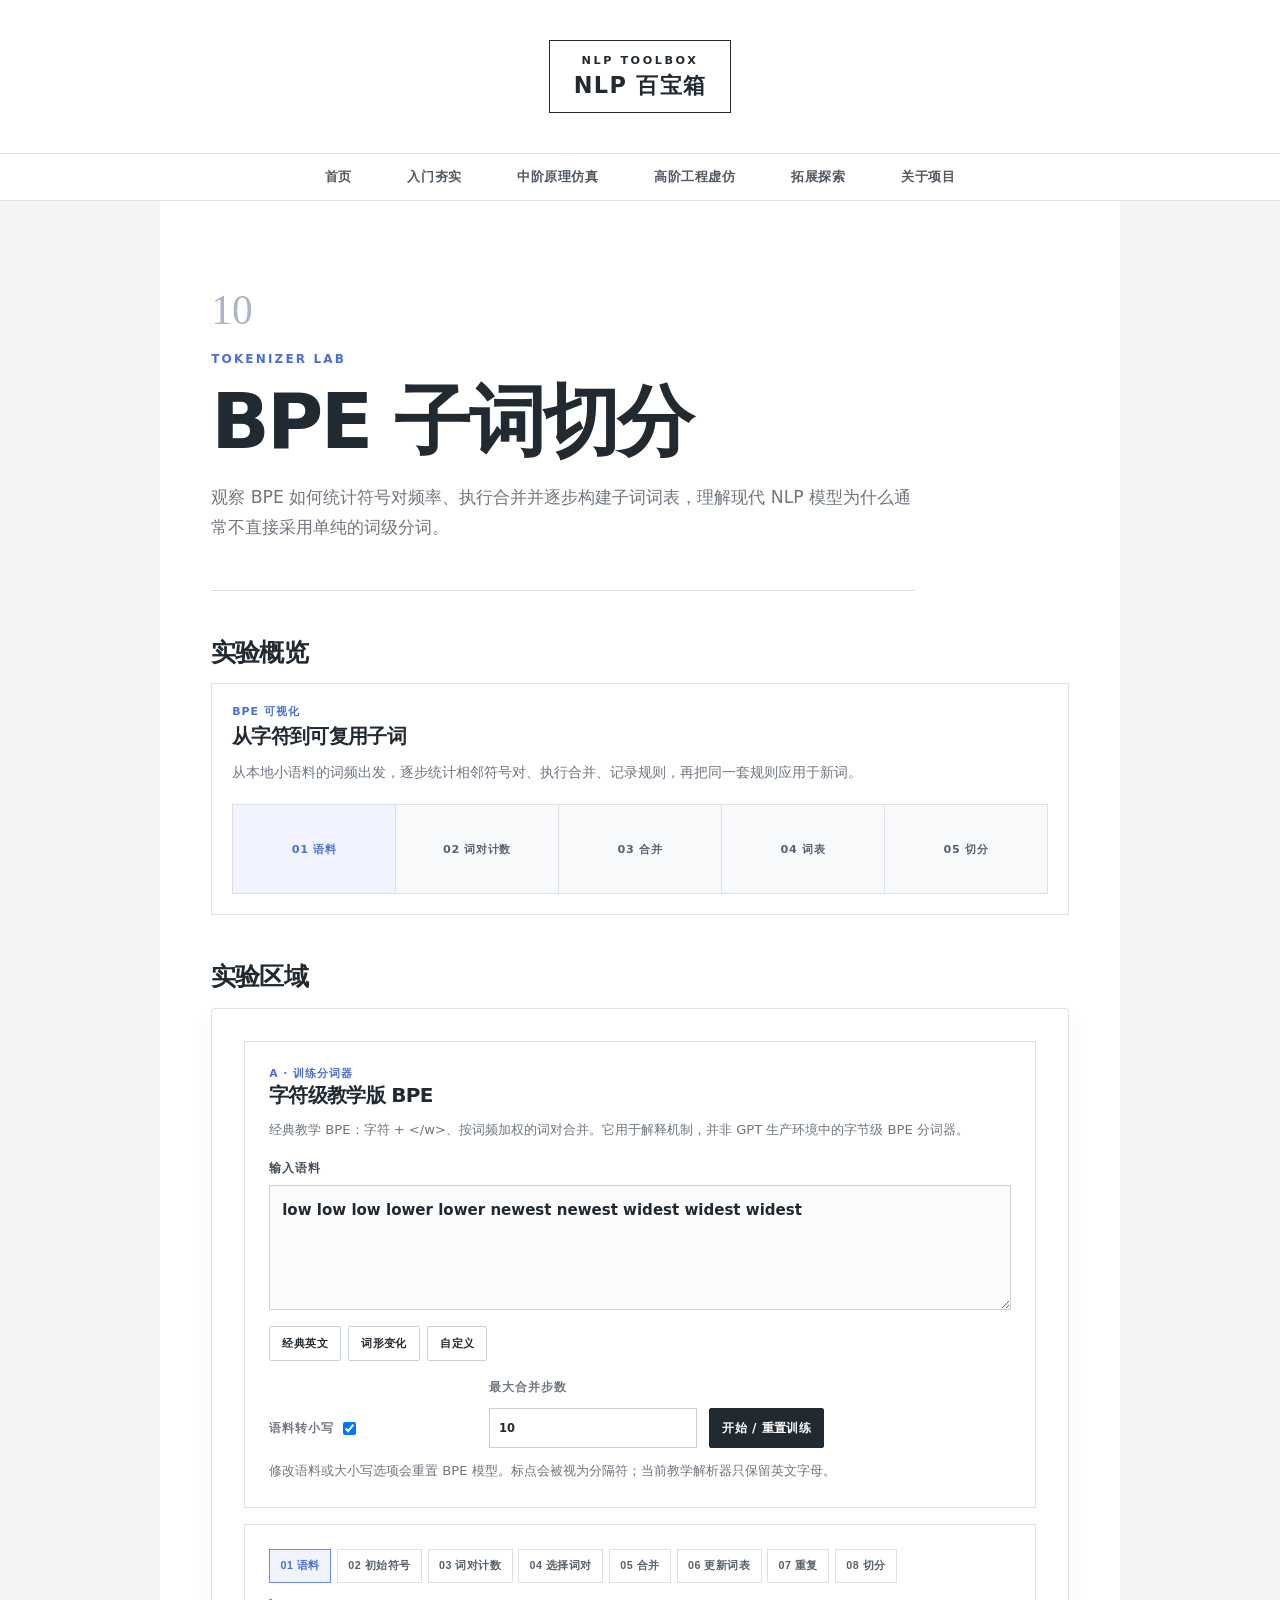
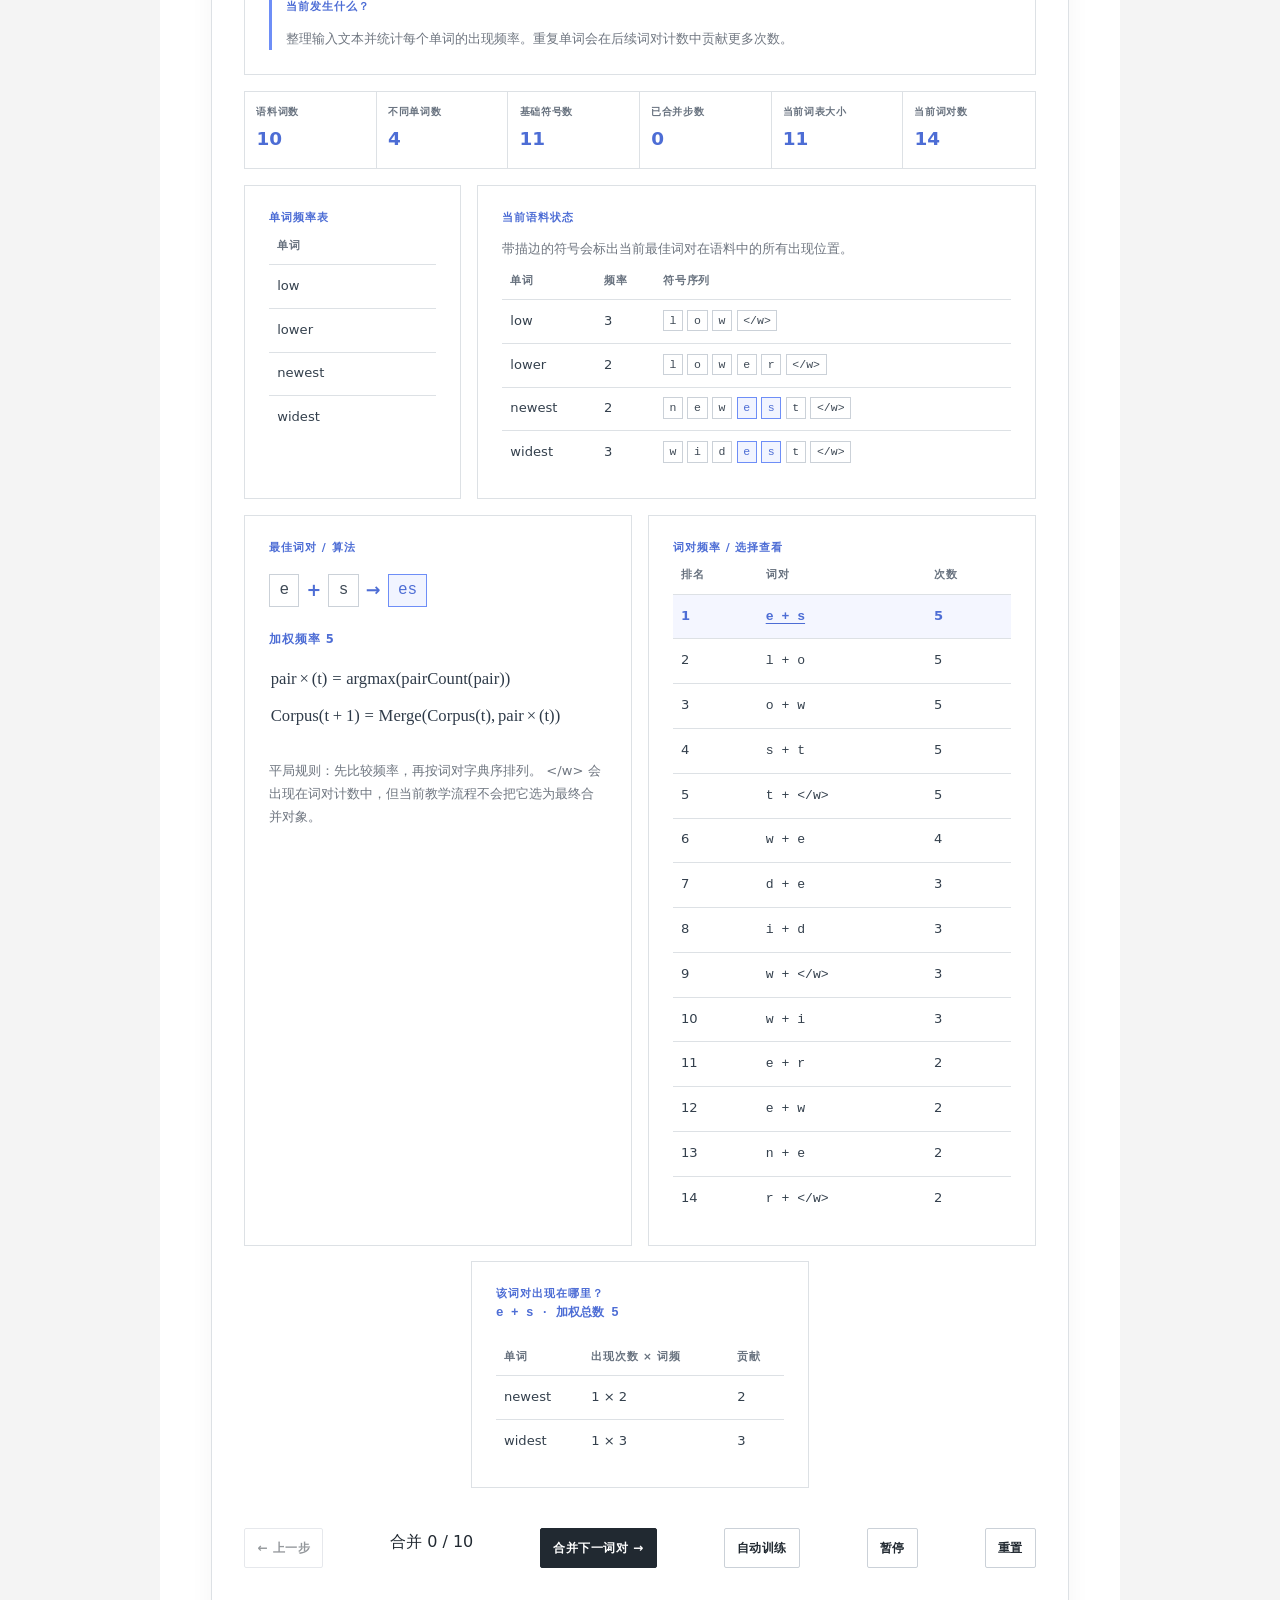
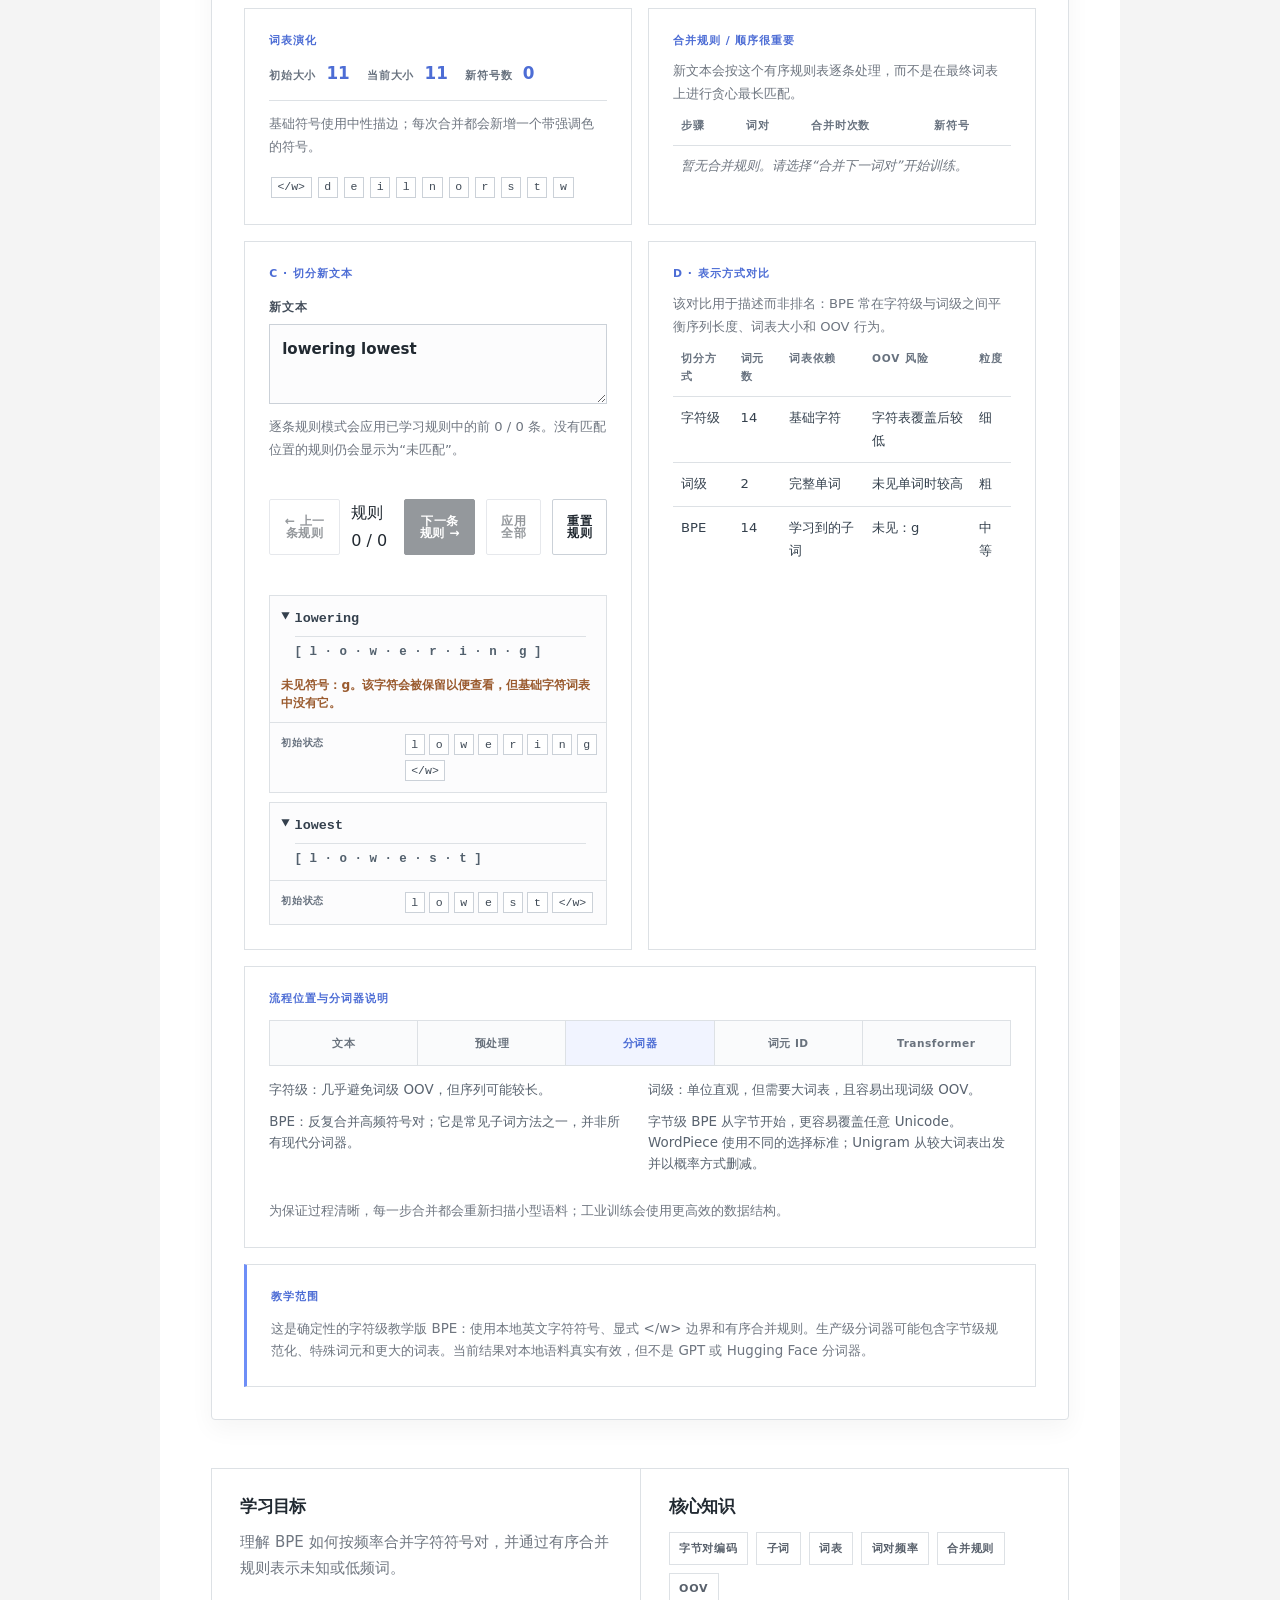
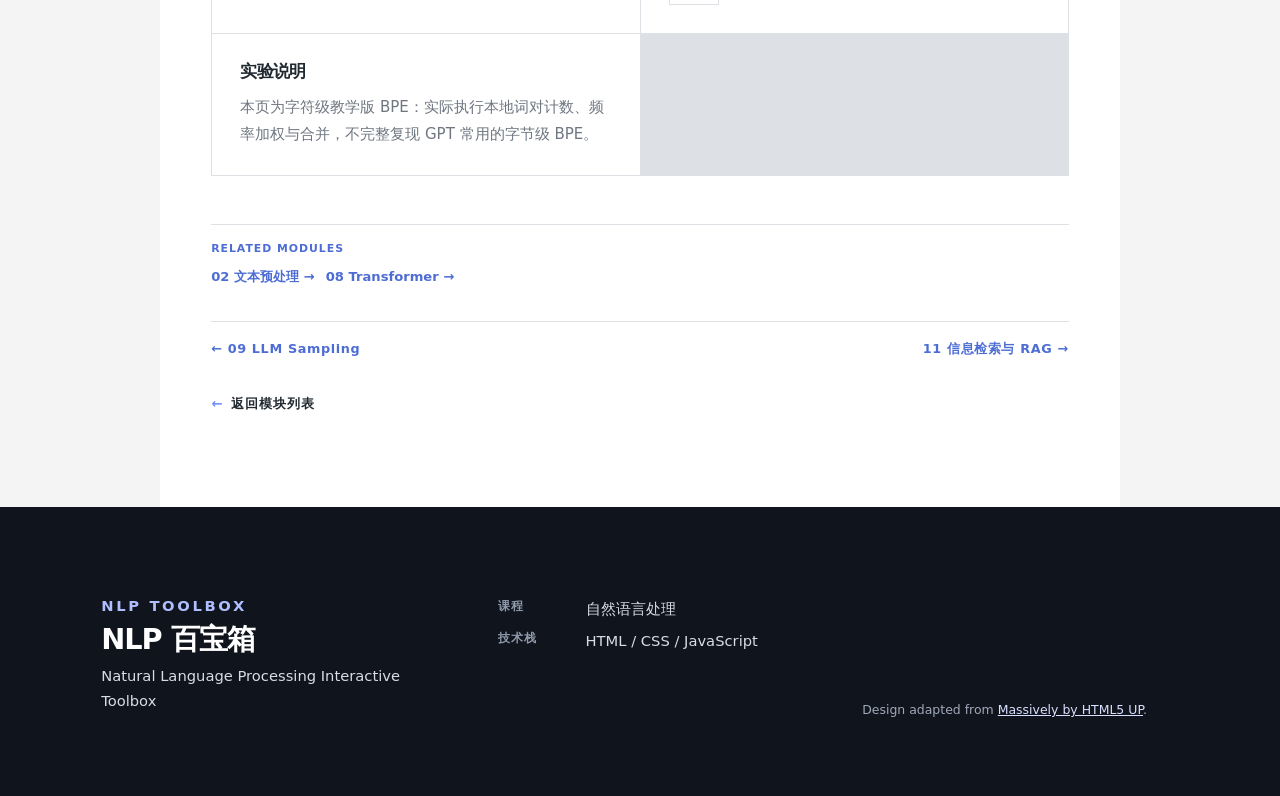
<file: pages/bpe.html>
<!doctype html>
<html lang="zh-CN">
<head>
  <meta charset="utf-8"><meta name="viewport" content="width=device-width, initial-scale=1">
  <meta name="description" content="BPE 子词切分｜NLP 百宝箱"><title>BPE 子词切分｜NLP 百宝箱</title>
  <link rel="icon" type="image/svg+xml" href="data:image/svg+xml,%3Csvg xmlns='http://www.w3.org/2000/svg' viewBox='0 0 64 64'%3E%3Crect width='64' height='64' fill='%2310141c'/%3E%3Cpath d='M17 15h30v34H17z' fill='none' stroke='%236e8ef7' stroke-width='3'/%3E%3Cpath d='M24 25h16M24 33h16M24 41h9' stroke='%23f7f7f7' stroke-width='3'/%3E%3C/svg%3E">
  <link rel="stylesheet" href="../assets/css/main.css"><link rel="stylesheet" href="../assets/css/responsive.css"><link rel="stylesheet" href="../assets/css/experiment.css"><link rel="stylesheet" href="../assets/css/extensions.css"><link rel="stylesheet" href="../assets/css/bpe.css">
</head>
<body class="module-page">
  <a class="skip-link" href="#main-content">跳至主要内容</a>
  <header class="site-header"><a class="brand" href="../index.html" aria-label="NLP 百宝箱首页"><span class="brand__en">NLP TOOLBOX</span><span class="brand__cn">NLP 百宝箱</span></a></header>
  <nav class="primary-nav" aria-label="主导航"><div class="nav-wrap"><button class="nav-toggle" type="button" aria-expanded="false" aria-controls="primary-menu"><span>菜单</span><span class="nav-toggle__icon" aria-hidden="true"></span></button><ul id="primary-menu" class="nav-list"><li><a href="../index.html">首页</a></li><li><a href="../index.html#foundations">入门夯实</a></li><li><a href="../index.html#simulation">中阶原理仿真</a></li><li><a href="../index.html#engineering">高阶工程虚仿</a></li><li><a class="is-active" href="../index.html#extensions">拓展探索</a></li><li><a href="../index.html#about">关于项目</a></li></ul></div></nav>
  <main id="main-content" class="experiment-main">
    <header class="module-intro"><span class="module-number">10</span><p class="kicker">TOKENIZER LAB</p><h1>BPE 子词切分</h1><p>观察 BPE 如何统计符号对频率、执行合并并逐步构建子词词表，理解现代 NLP 模型为什么通常不直接采用单纯的词级分词。</p></header>
    <section class="experiment-block"><h2>实验概览</h2><div class="extension-overview"><p class="tool-label">BPE 可视化</p><h3>从字符到可复用子词</h3><p>从本地小语料的词频出发，逐步统计相邻符号对、执行合并、记录规则，再把同一套规则应用于新词。</p><div class="extension-pipeline" style="--steps:5"><span>01 语料</span><span>02 词对计数</span><span>03 合并</span><span>04 词表</span><span>05 切分</span></div></div></section>
    <section class="experiment-block"><h2>实验区域</h2><div class="experiment-shell experiment-shell--tool" data-experiment="bpe"></div></section>
    <section class="experiment-block module-knowledge"><section><h3>学习目标</h3><p>理解 BPE 如何按频率合并字符符号对，并通过有序合并规则表示未知或低频词。</p></section><section><h3>核心知识</h3><ul class="extension-concepts"><li>字节对编码</li><li>子词</li><li>词表</li><li>词对频率</li><li>合并规则</li><li>OOV</li></ul></section><section><h3>实验说明</h3><p>本页为字符级教学版 BPE：实际执行本地词对计数、频率加权与合并，不完整复现 GPT 常用的字节级 BPE。</p></section></section>
    <section class="related-modules" aria-label="相关模块"><p class="tool-label">RELATED MODULES</p><p><a href="preprocessing.html">02 文本预处理 →</a><a href="transformer.html">08 Transformer →</a></p></section>
    <nav class="module-links" aria-label="模块导航"><a href="llm-sampling.html">← 09 LLM Sampling</a><a href="retrieval.html">11 信息检索与 RAG →</a></nav>
    <a class="back-link" href="../index.html#extensions"><span aria-hidden="true">←</span>返回模块列表</a>
  </main>
  <footer class="site-footer"><div><p class="kicker kicker--light">NLP TOOLBOX</p><h2>NLP 百宝箱</h2><p>Natural Language Processing Interactive Toolbox</p></div><div class="footer-meta"><p><span>课程</span>自然语言处理</p><p><span>技术栈</span>HTML / CSS / JavaScript</p></div><div class="attribution">Design adapted from <a href="https://html5up.net/massively">Massively by HTML5 UP</a>.</div></footer>
  <script src="../assets/js/main.js"></script><script src="../assets/js/data/bpe-data.js"></script><script src="../assets/js/modules/bpe-algorithms.js"></script><script src="../assets/js/modules/bpe.js"></script>
</body>
</html>
</file>
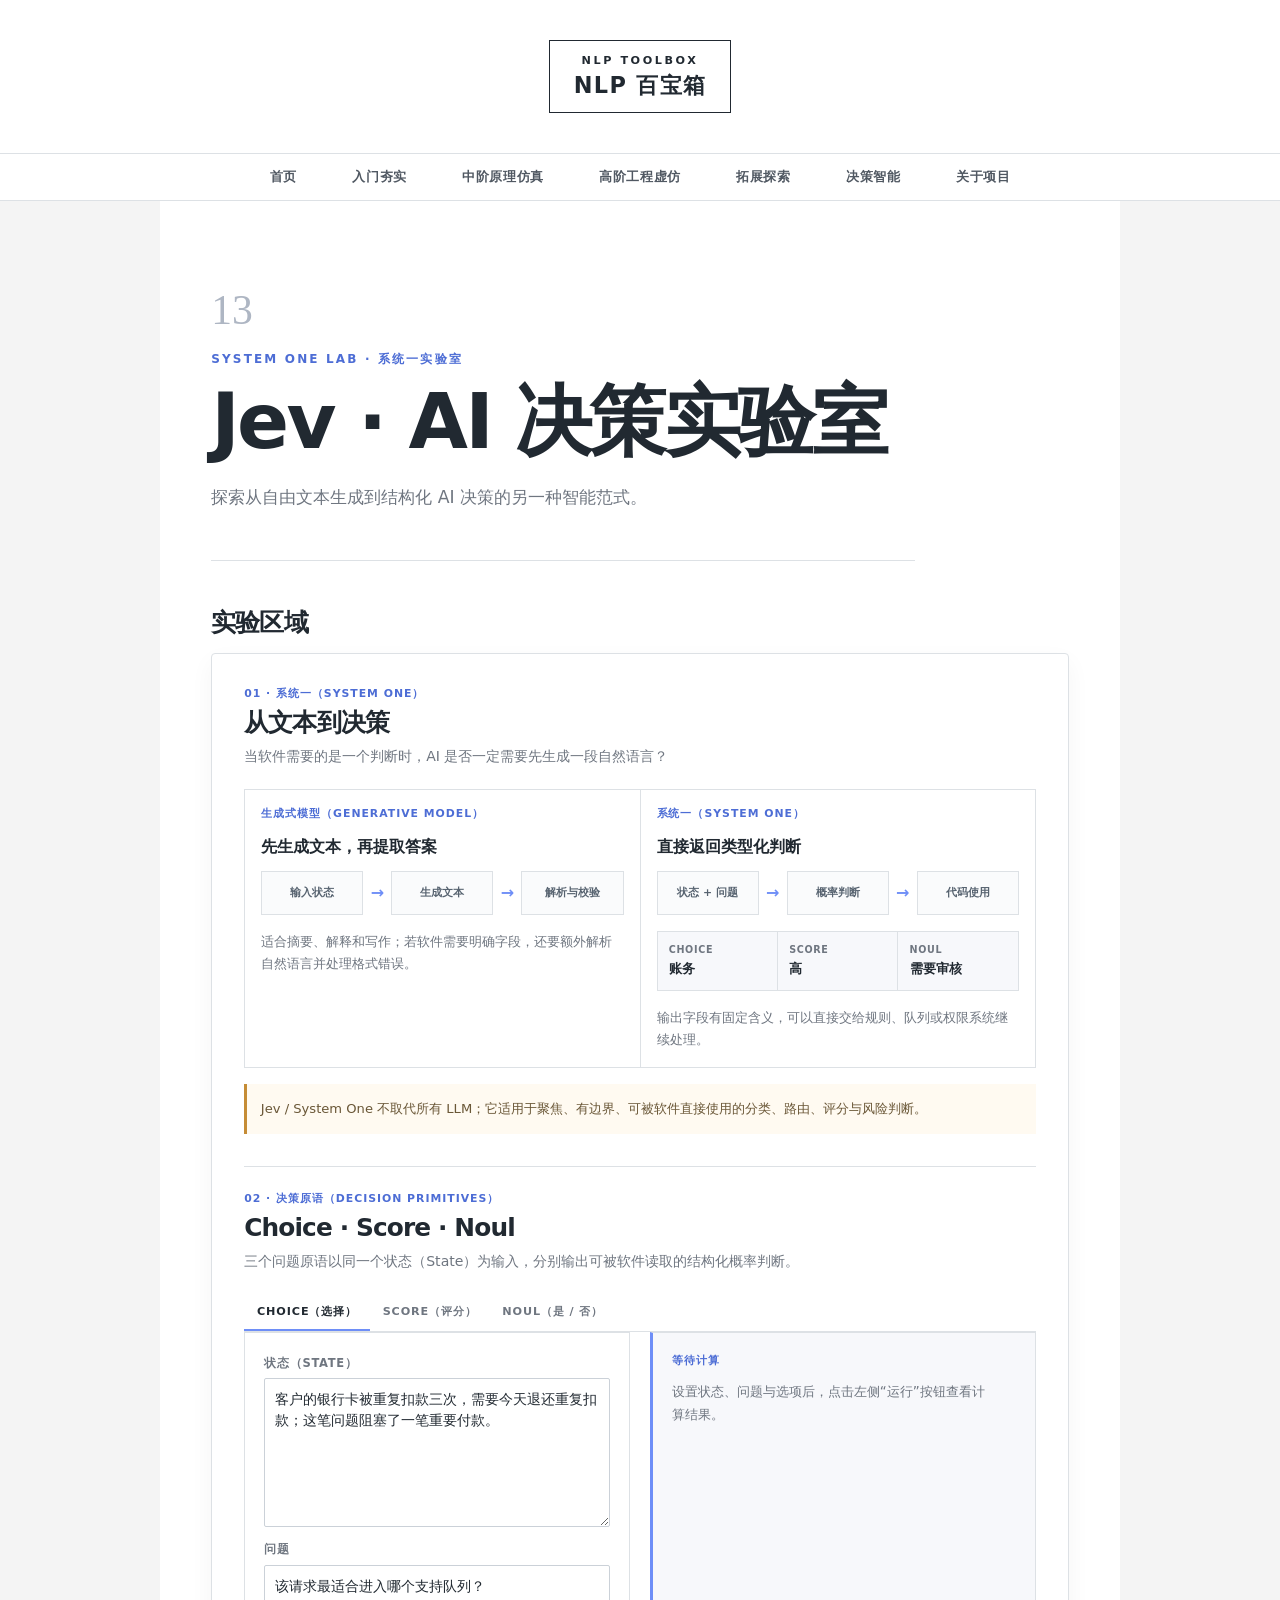
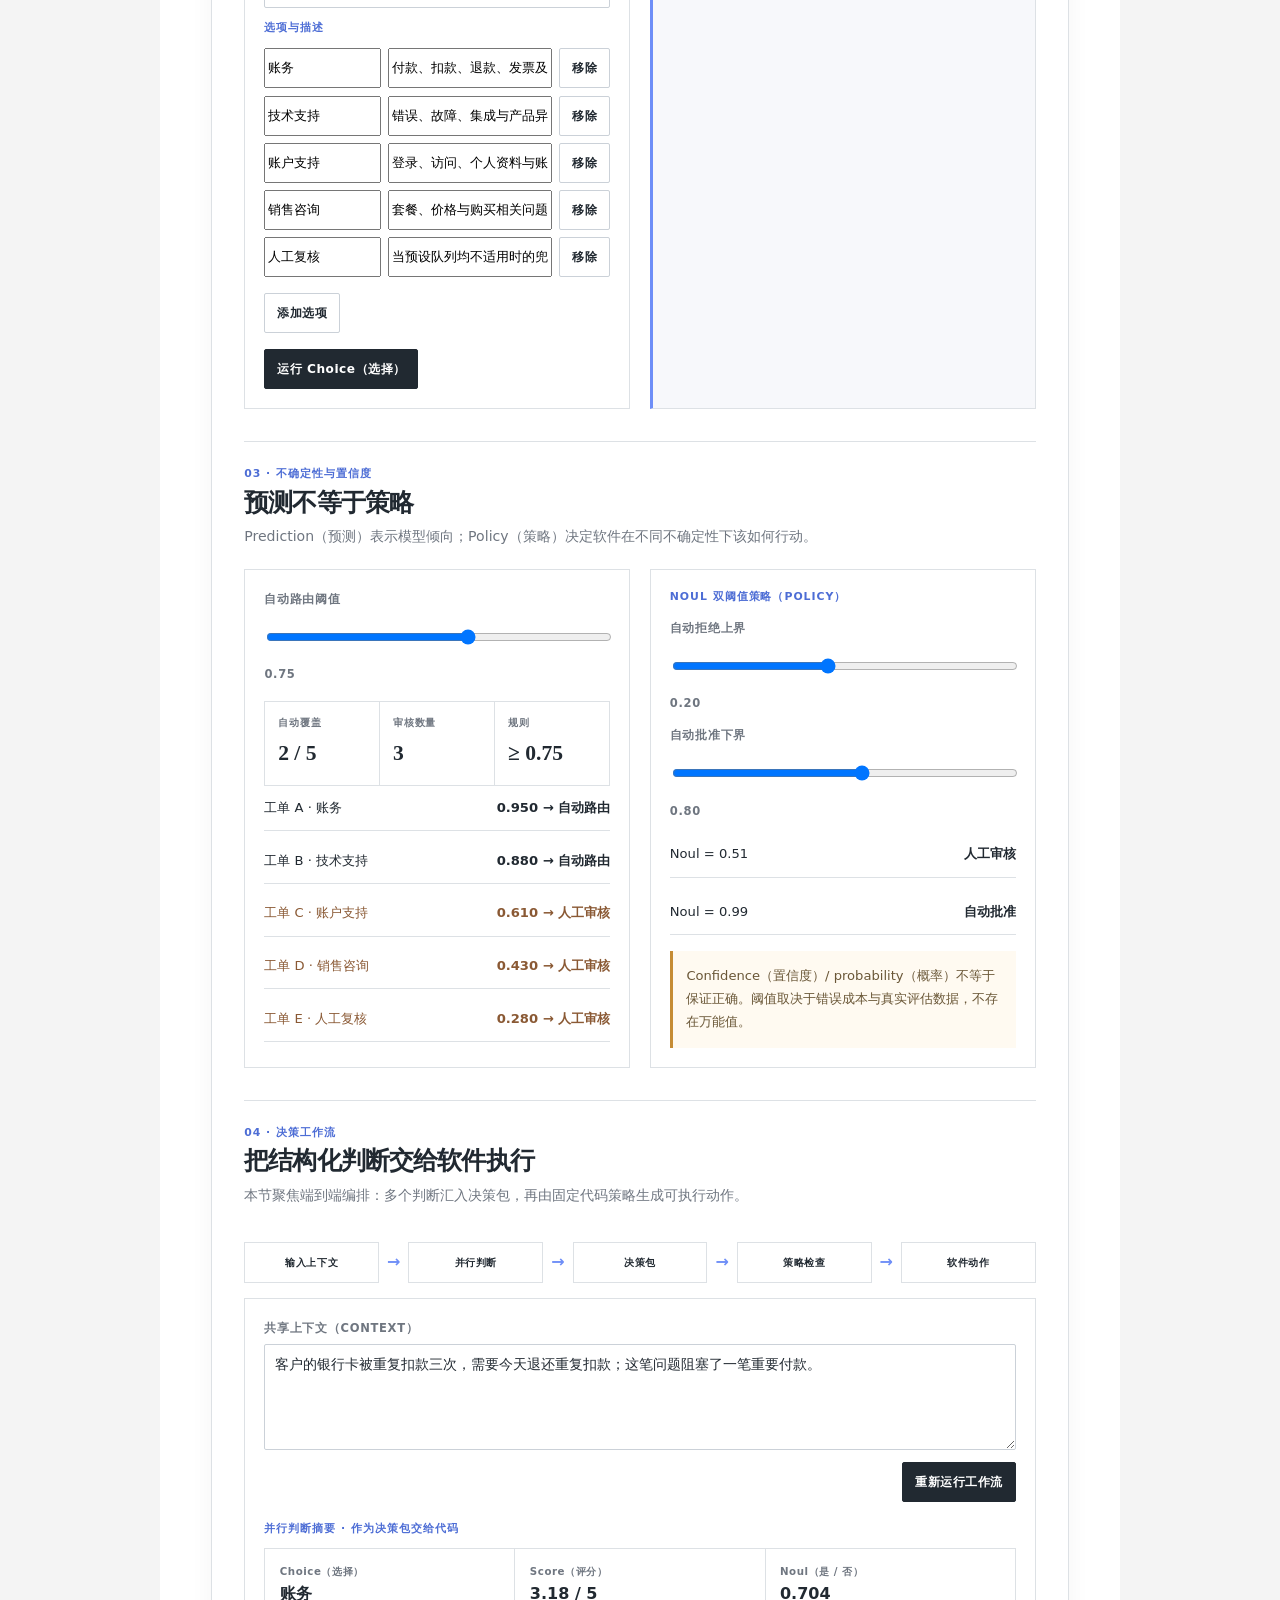
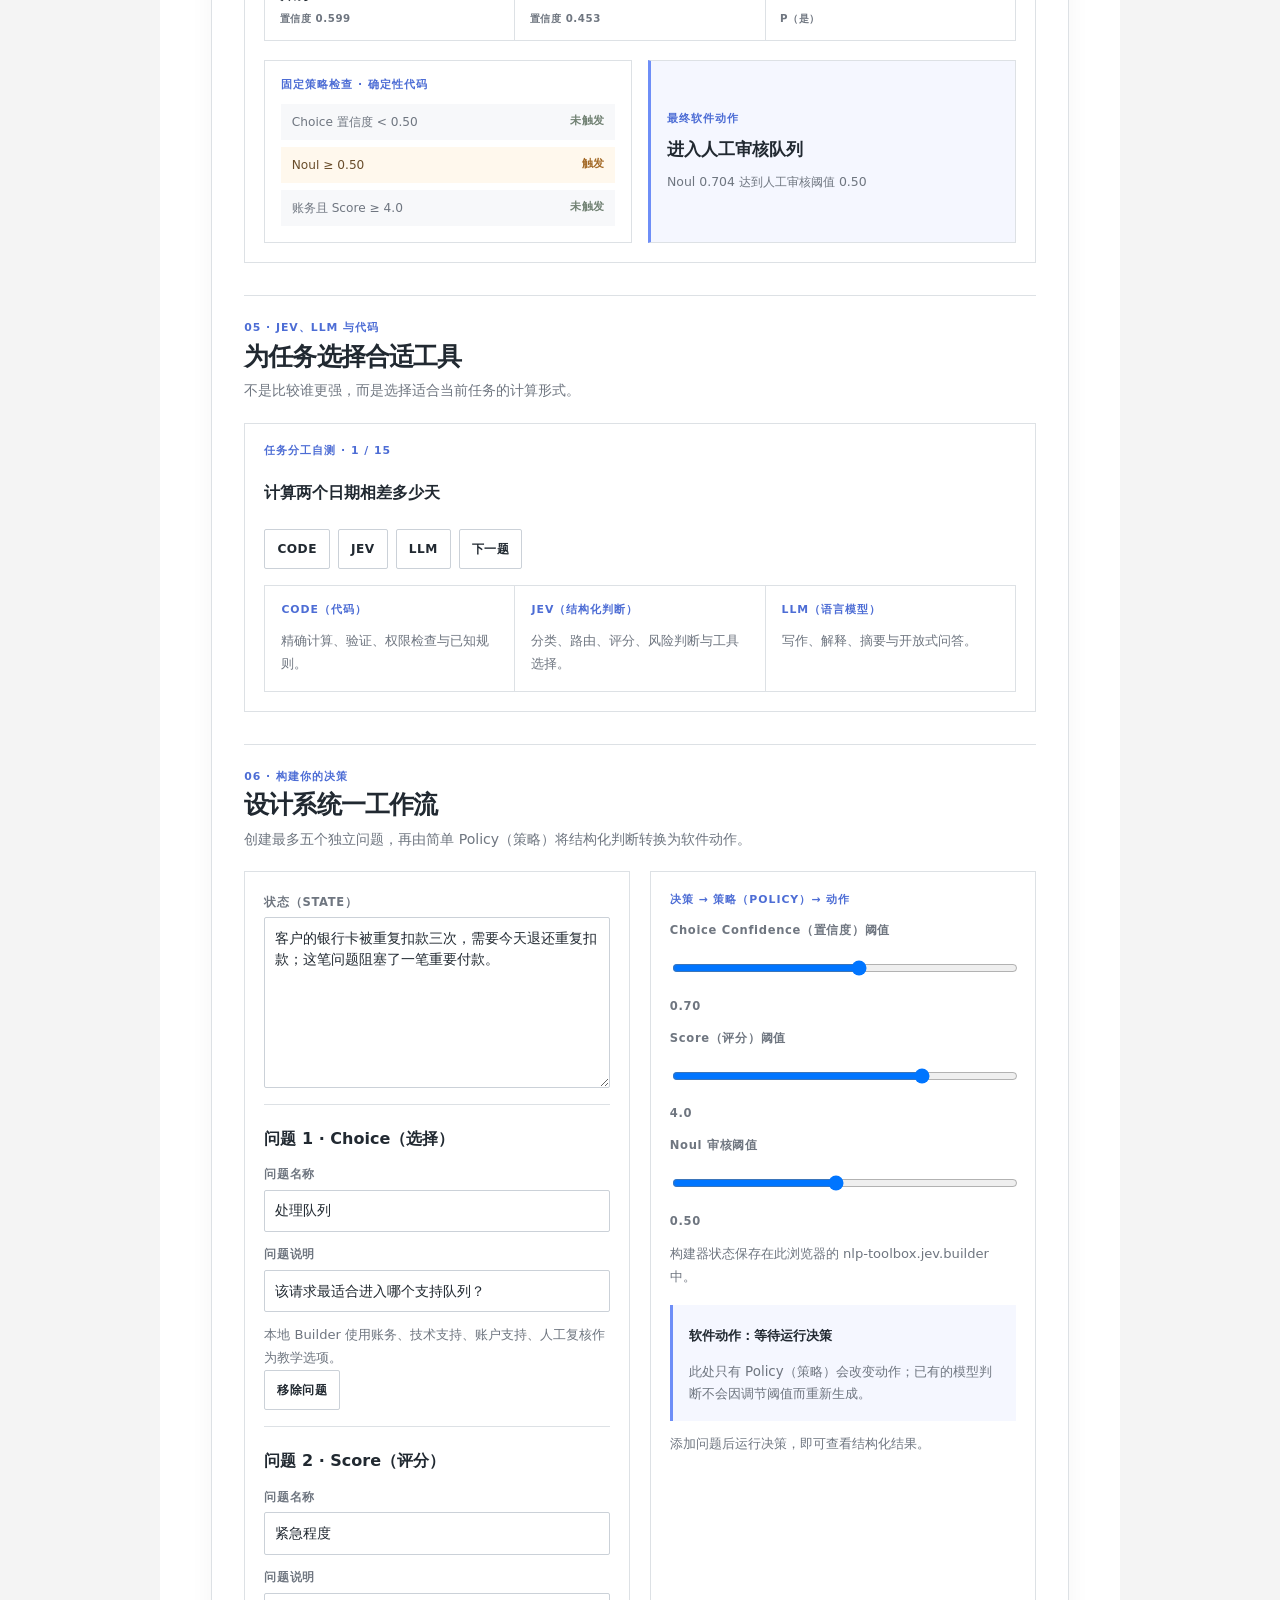
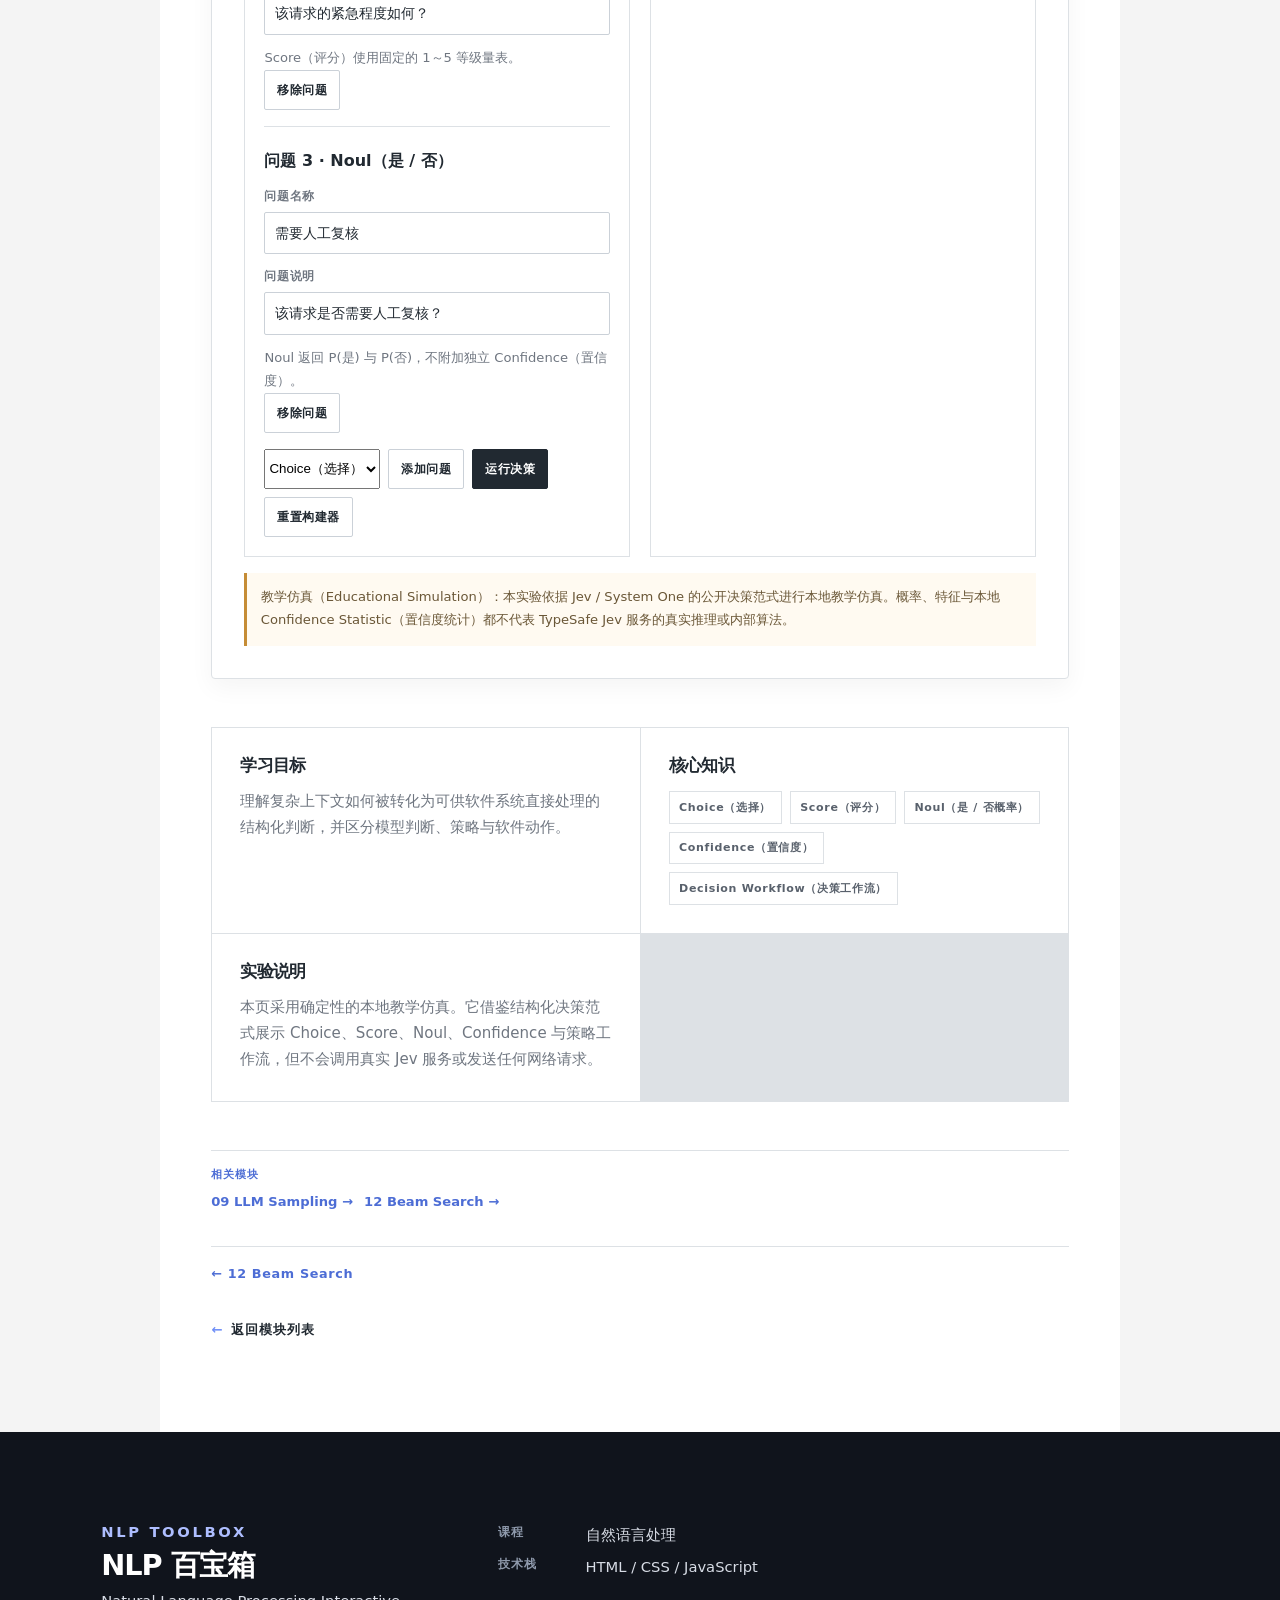
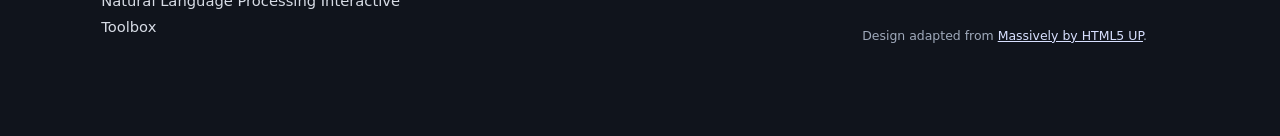
<file: pages/jev-decision.html>
<!doctype html>
<html lang="zh-CN">
<head>
  <meta charset="utf-8"><meta name="viewport" content="width=device-width, initial-scale=1">
  <meta name="description" content="Jev · AI 决策实验室｜NLP 百宝箱"><title>Jev · AI 决策实验室｜NLP 百宝箱</title>
  <link rel="icon" type="image/svg+xml" href="data:image/svg+xml,%3Csvg xmlns='http://www.w3.org/2000/svg' viewBox='0 0 64 64'%3E%3Crect width='64' height='64' fill='%2310141c'/%3E%3Cpath d='M17 15h30v34H17z' fill='none' stroke='%236e8ef7' stroke-width='3'/%3E%3Cpath d='M24 25h16M24 33h16M24 41h9' stroke='%23f7f7f7' stroke-width='3'/%3E%3C/svg%3E">
  <link rel="stylesheet" href="../assets/css/main.css"><link rel="stylesheet" href="../assets/css/responsive.css"><link rel="stylesheet" href="../assets/css/experiment.css"><link rel="stylesheet" href="../assets/css/extensions.css"><link rel="stylesheet" href="../assets/css/jev-decision.css">
</head>
<body class="module-page">
  <a class="skip-link" href="#main-content">跳至主要内容</a>
  <header class="site-header"><a class="brand" href="../index.html" aria-label="NLP 百宝箱首页"><span class="brand__en">NLP TOOLBOX</span><span class="brand__cn">NLP 百宝箱</span></a></header>
  <nav class="primary-nav" aria-label="主导航"><div class="nav-wrap"><button class="nav-toggle" type="button" aria-expanded="false" aria-controls="primary-menu"><span>菜单</span><span class="nav-toggle__icon" aria-hidden="true"></span></button><ul id="primary-menu" class="nav-list"><li><a href="../index.html">首页</a></li><li><a href="../index.html#foundations">入门夯实</a></li><li><a href="../index.html#simulation">中阶原理仿真</a></li><li><a href="../index.html#engineering">高阶工程虚仿</a></li><li><a href="../index.html#extensions">拓展探索</a></li><li><a class="is-active" href="../index.html#decision-intelligence">决策智能</a></li><li><a href="../index.html#about">关于项目</a></li></ul></div></nav>
  <main id="main-content" class="experiment-main">
    <header class="module-intro"><span class="module-number">13</span><p class="kicker">SYSTEM ONE LAB · 系统一实验室</p><h1>Jev · AI 决策实验室</h1><p>探索从自由文本生成到结构化 AI 决策的另一种智能范式。</p></header>
    <section class="experiment-block"><h2>实验区域</h2><div class="experiment-shell experiment-shell--tool" data-experiment="jev-decision"></div></section>
    <section class="experiment-block module-knowledge"><section><h3>学习目标</h3><p>理解复杂上下文如何被转化为可供软件系统直接处理的结构化判断，并区分模型判断、策略与软件动作。</p></section><section><h3>核心知识</h3><ul class="extension-concepts"><li>Choice（选择）</li><li>Score（评分）</li><li>Noul（是 / 否概率）</li><li>Confidence（置信度）</li><li>Decision Workflow（决策工作流）</li></ul></section><section><h3>实验说明</h3><p>本页采用确定性的本地教学仿真。它借鉴结构化决策范式展示 Choice、Score、Noul、Confidence 与策略工作流，但不会调用真实 Jev 服务或发送任何网络请求。</p></section></section>
    <section class="related-modules" aria-label="相关模块"><p class="tool-label">相关模块</p><p><a href="llm-sampling.html">09 LLM Sampling →</a><a href="beam-search.html">12 Beam Search →</a></p></section>
    <nav class="module-links" aria-label="模块导航"><a href="beam-search.html">← 12 Beam Search</a></nav>
    <a class="back-link" href="../index.html#decision-intelligence"><span aria-hidden="true">←</span>返回模块列表</a>
  </main>
  <footer class="site-footer"><div><p class="kicker kicker--light">NLP TOOLBOX</p><h2>NLP 百宝箱</h2><p>Natural Language Processing Interactive Toolbox</p></div><div class="footer-meta"><p><span>课程</span>自然语言处理</p><p><span>技术栈</span>HTML / CSS / JavaScript</p></div><div class="attribution">Design adapted from <a href="https://html5up.net/massively">Massively by HTML5 UP</a>.</div></footer>
  <script src="../assets/js/main.js"></script>
  <script src="../assets/js/data/jev-examples.js"></script>
  <script src="../assets/js/modules/jev-decision.js"></script>
</body>
</html>
</file>
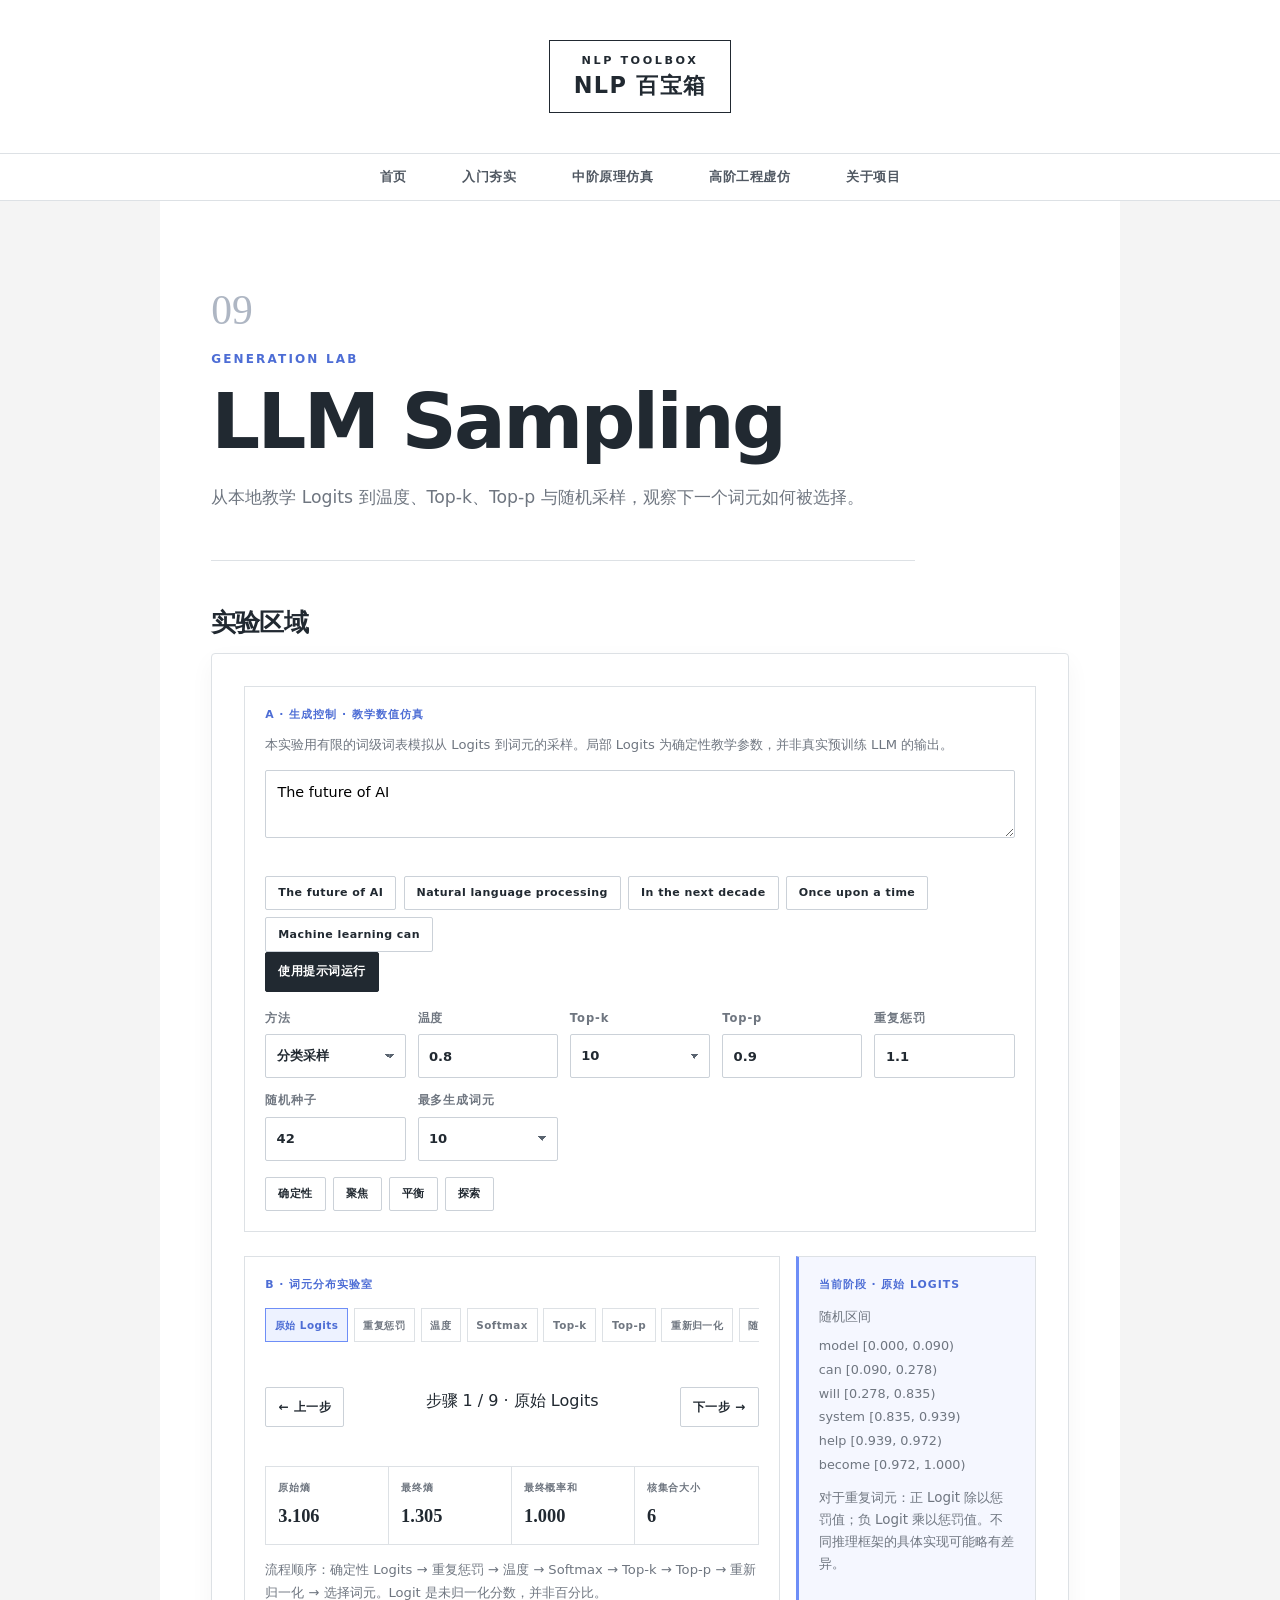
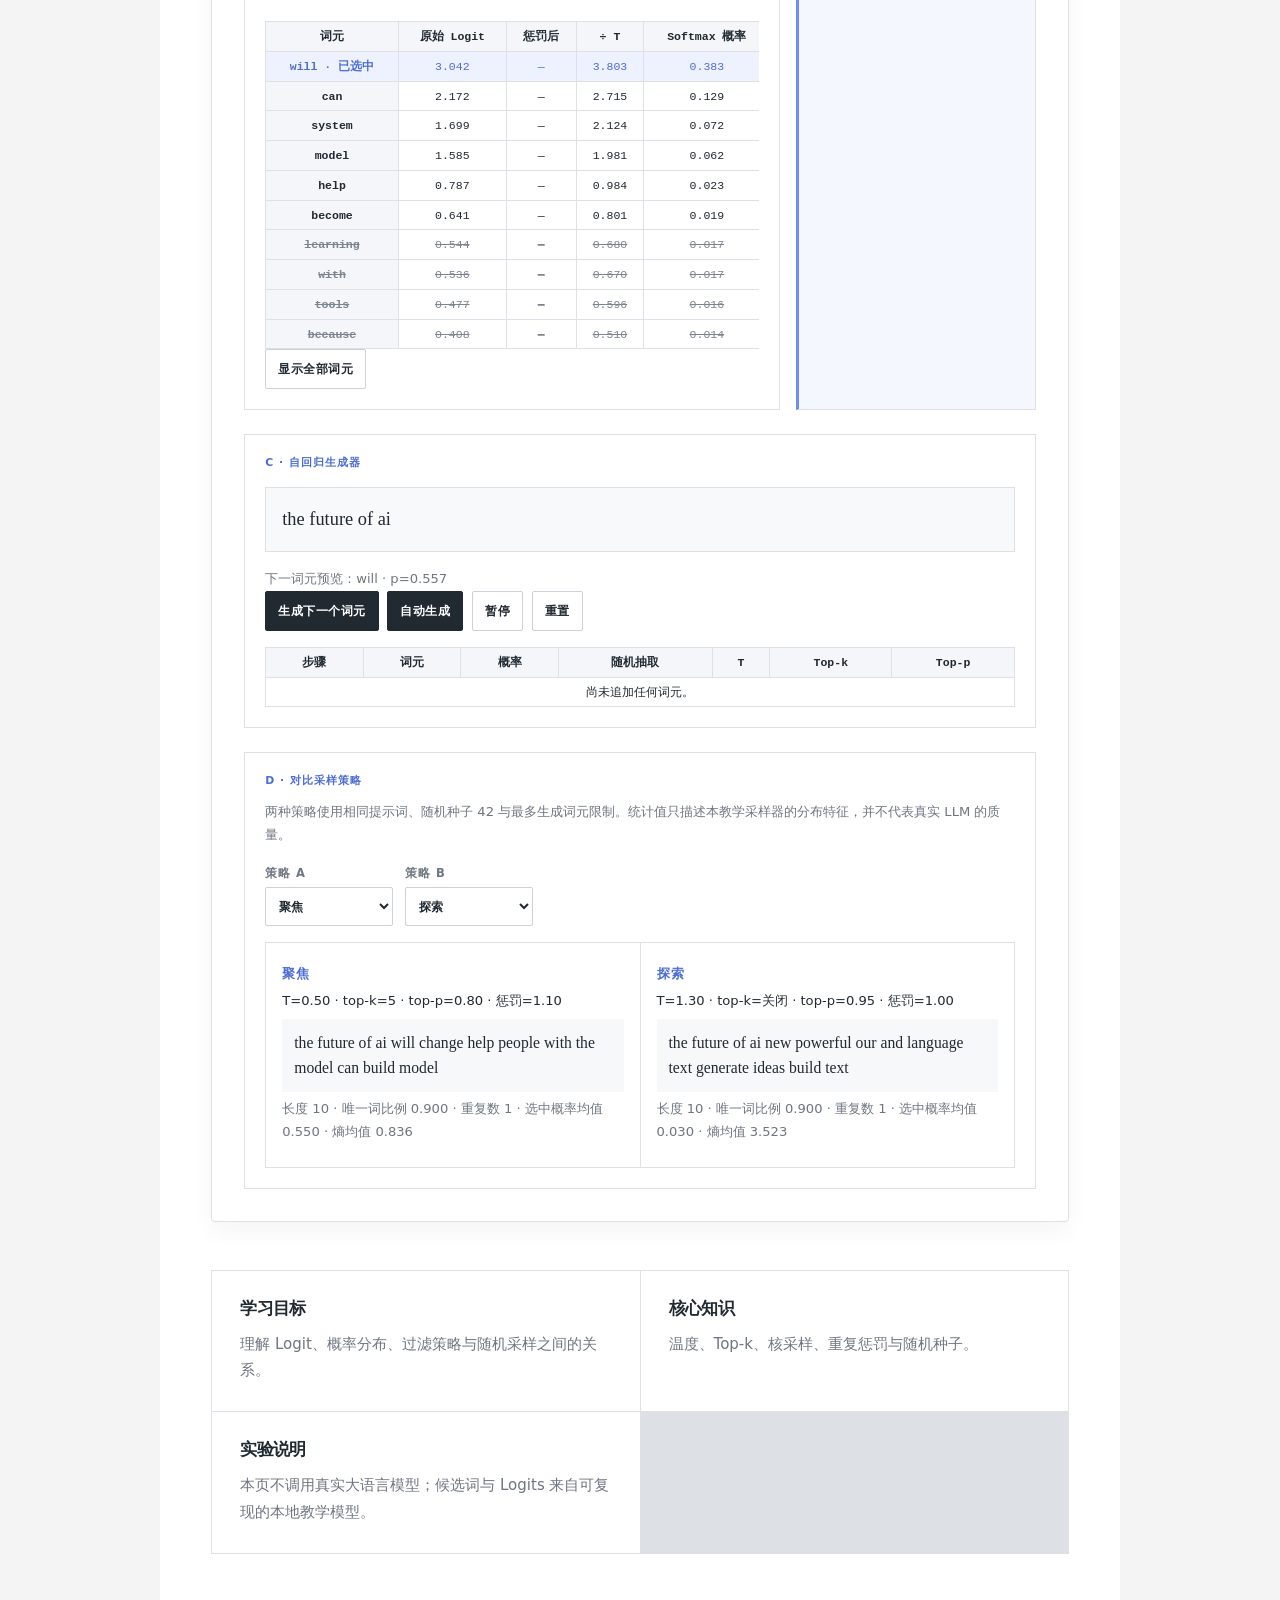
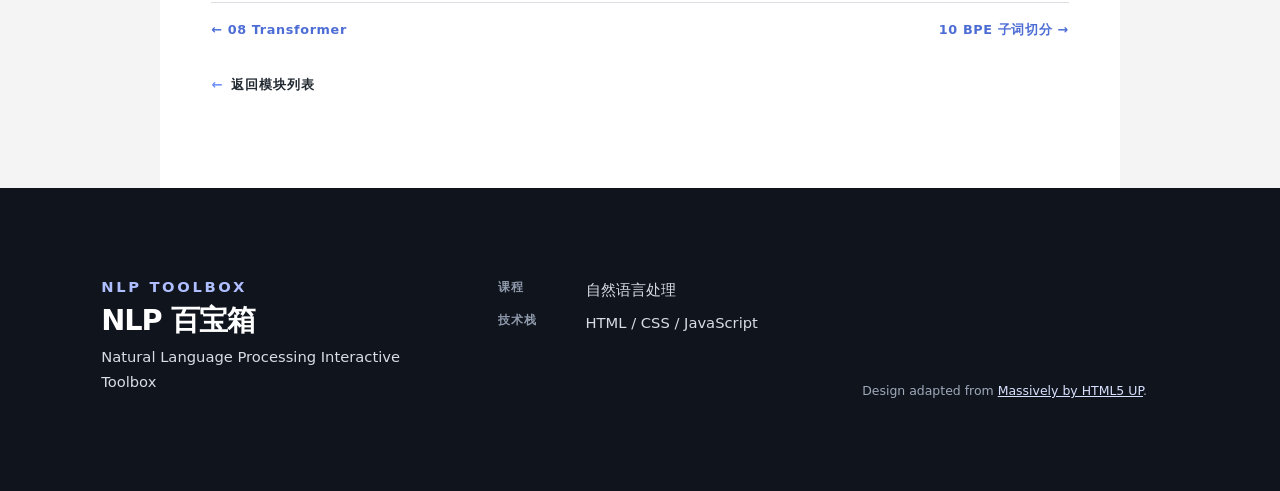
<file: pages/llm-sampling.html>
<!doctype html>
<html lang="zh-CN">
<head>
  <meta charset="utf-8">
  <meta name="viewport" content="width=device-width, initial-scale=1">
  <meta name="description" content="LLM Sampling 策略仿真实验室｜NLP 百宝箱">
  <title>LLM Sampling｜NLP 百宝箱</title>
  <link rel="stylesheet" href="../assets/css/main.css">
  <link rel="stylesheet" href="../assets/css/responsive.css">
  <link rel="stylesheet" href="../assets/css/experiment.css">
  <link rel="stylesheet" href="../assets/css/sampling.css">
</head>
<body class="module-page">
  <a class="skip-link" href="#main-content">跳至主要内容</a>
  <header class="site-header"><a class="brand" href="../index.html" aria-label="NLP 百宝箱首页"><span class="brand__en">NLP TOOLBOX</span><span class="brand__cn">NLP 百宝箱</span></a></header>
  <nav class="primary-nav" aria-label="主导航"><div class="nav-wrap"><button class="nav-toggle" type="button" aria-expanded="false" aria-controls="primary-menu"><span>菜单</span><span class="nav-toggle__icon" aria-hidden="true"></span></button><ul id="primary-menu" class="nav-list"><li><a href="../index.html">首页</a></li><li><a href="../index.html#foundations">入门夯实</a></li><li><a href="../index.html#simulation">中阶原理仿真</a></li><li><a class="is-active" href="../index.html#engineering">高阶工程虚仿</a></li><li><a href="../index.html#about">关于项目</a></li></ul></div></nav>
  <main id="main-content" class="experiment-main">
    <header class="module-intro"><span class="module-number">09</span><p class="kicker">GENERATION LAB</p><h1>LLM Sampling</h1><p>从本地教学 Logits 到温度、Top-k、Top-p 与随机采样，观察下一个词元如何被选择。</p></header>
    <section class="experiment-block"><h2>实验区域</h2><div class="experiment-shell" data-experiment="llm-sampling"></div></section>
    <section class="experiment-block module-knowledge"><section><h3>学习目标</h3><p>理解 Logit、概率分布、过滤策略与随机采样之间的关系。</p></section><section><h3>核心知识</h3><p>温度、Top-k、核采样、重复惩罚与随机种子。</p></section><section><h3>实验说明</h3><p>本页不调用真实大语言模型；候选词与 Logits 来自可复现的本地教学模型。</p></section></section>
    <nav class="module-links"><a href="transformer.html">← 08 Transformer</a><a href="bpe.html">10 BPE 子词切分 →</a></nav>
    <a class="back-link" href="../index.html#engineering"><span aria-hidden="true">←</span>返回模块列表</a>
  </main>
  <footer class="site-footer"><div><p class="kicker kicker--light">NLP TOOLBOX</p><h2>NLP 百宝箱</h2><p>Natural Language Processing Interactive Toolbox</p></div><div class="footer-meta"><p><span>课程</span>自然语言处理</p><p><span>技术栈</span>HTML / CSS / JavaScript</p></div><div class="attribution">Design adapted from <a href="https://html5up.net/massively">Massively by HTML5 UP</a>.</div></footer>
  <script src="../assets/js/main.js"></script>
  <script src="../assets/js/modules/sampling-algorithms.js"></script>
  <script src="../assets/js/data/sampling-data.js"></script>
  <script src="../assets/js/modules/sampling.js"></script>
</body>
</html>
</file>
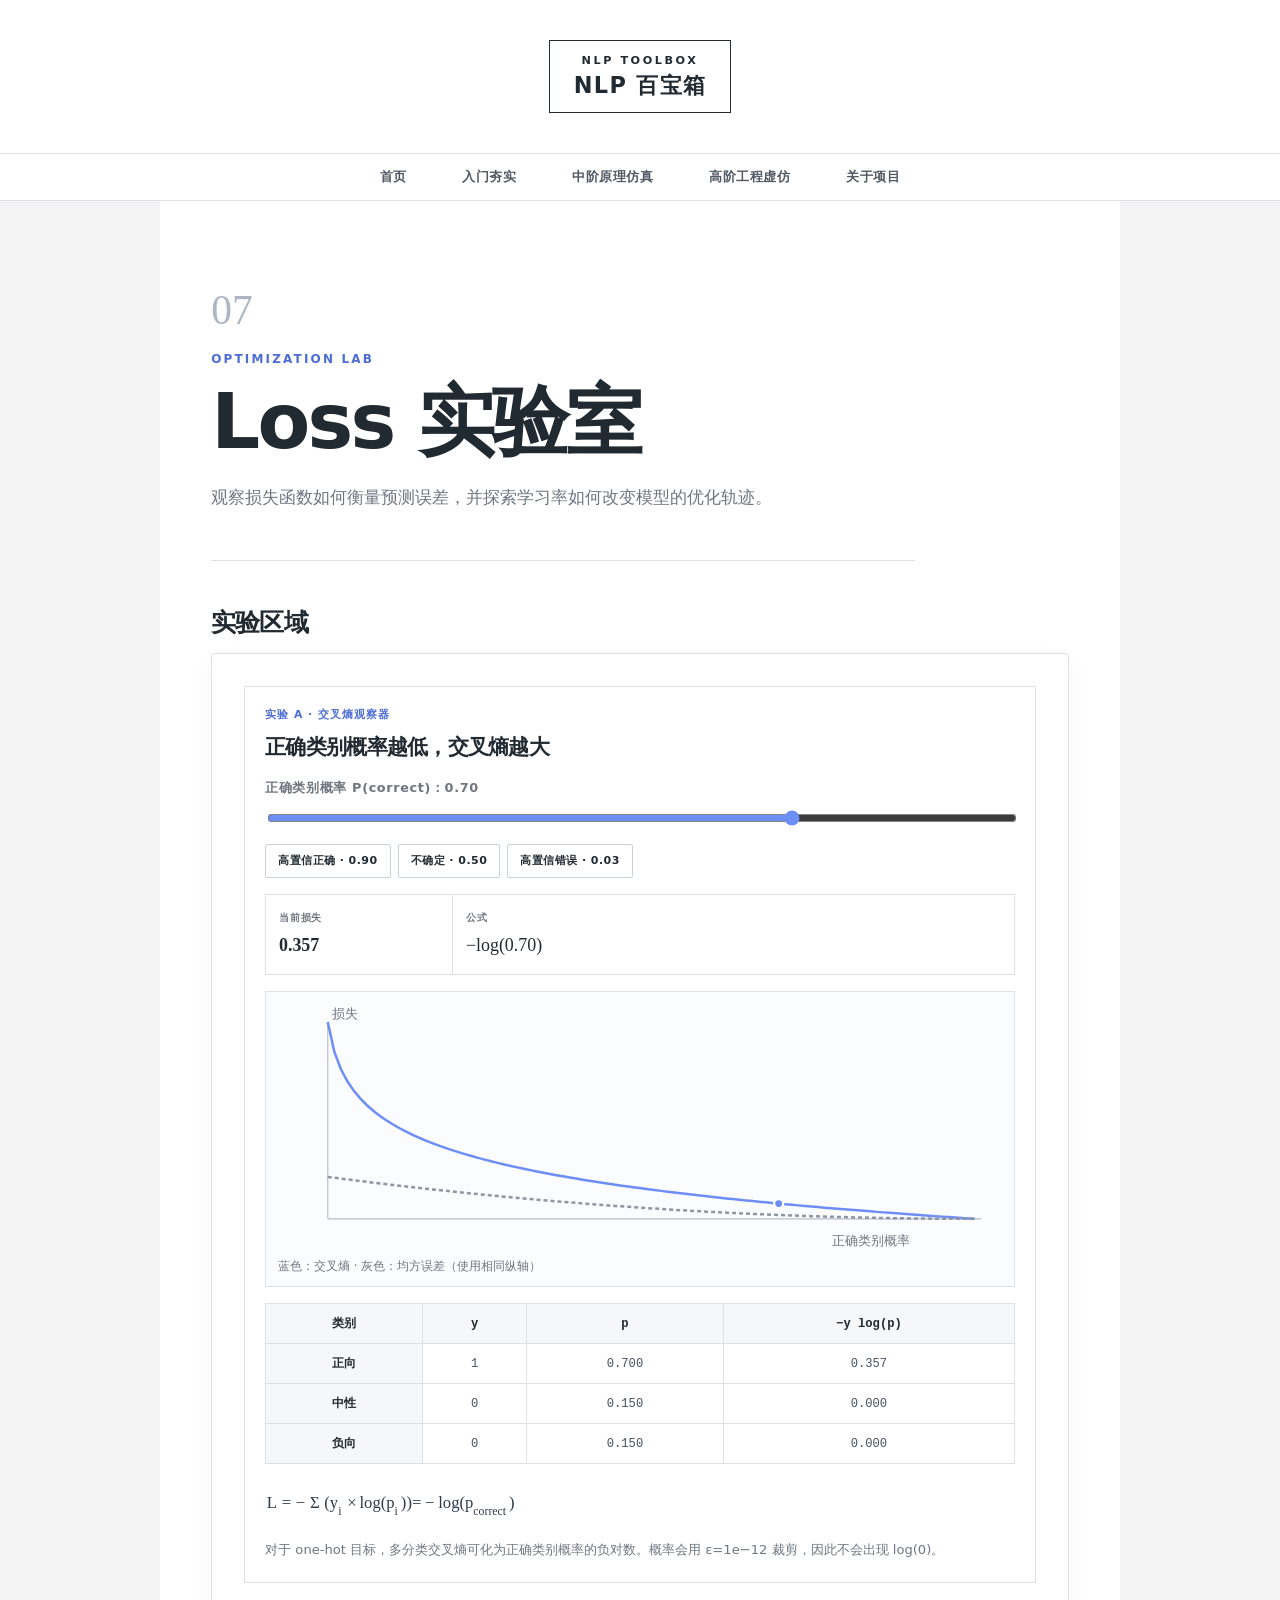
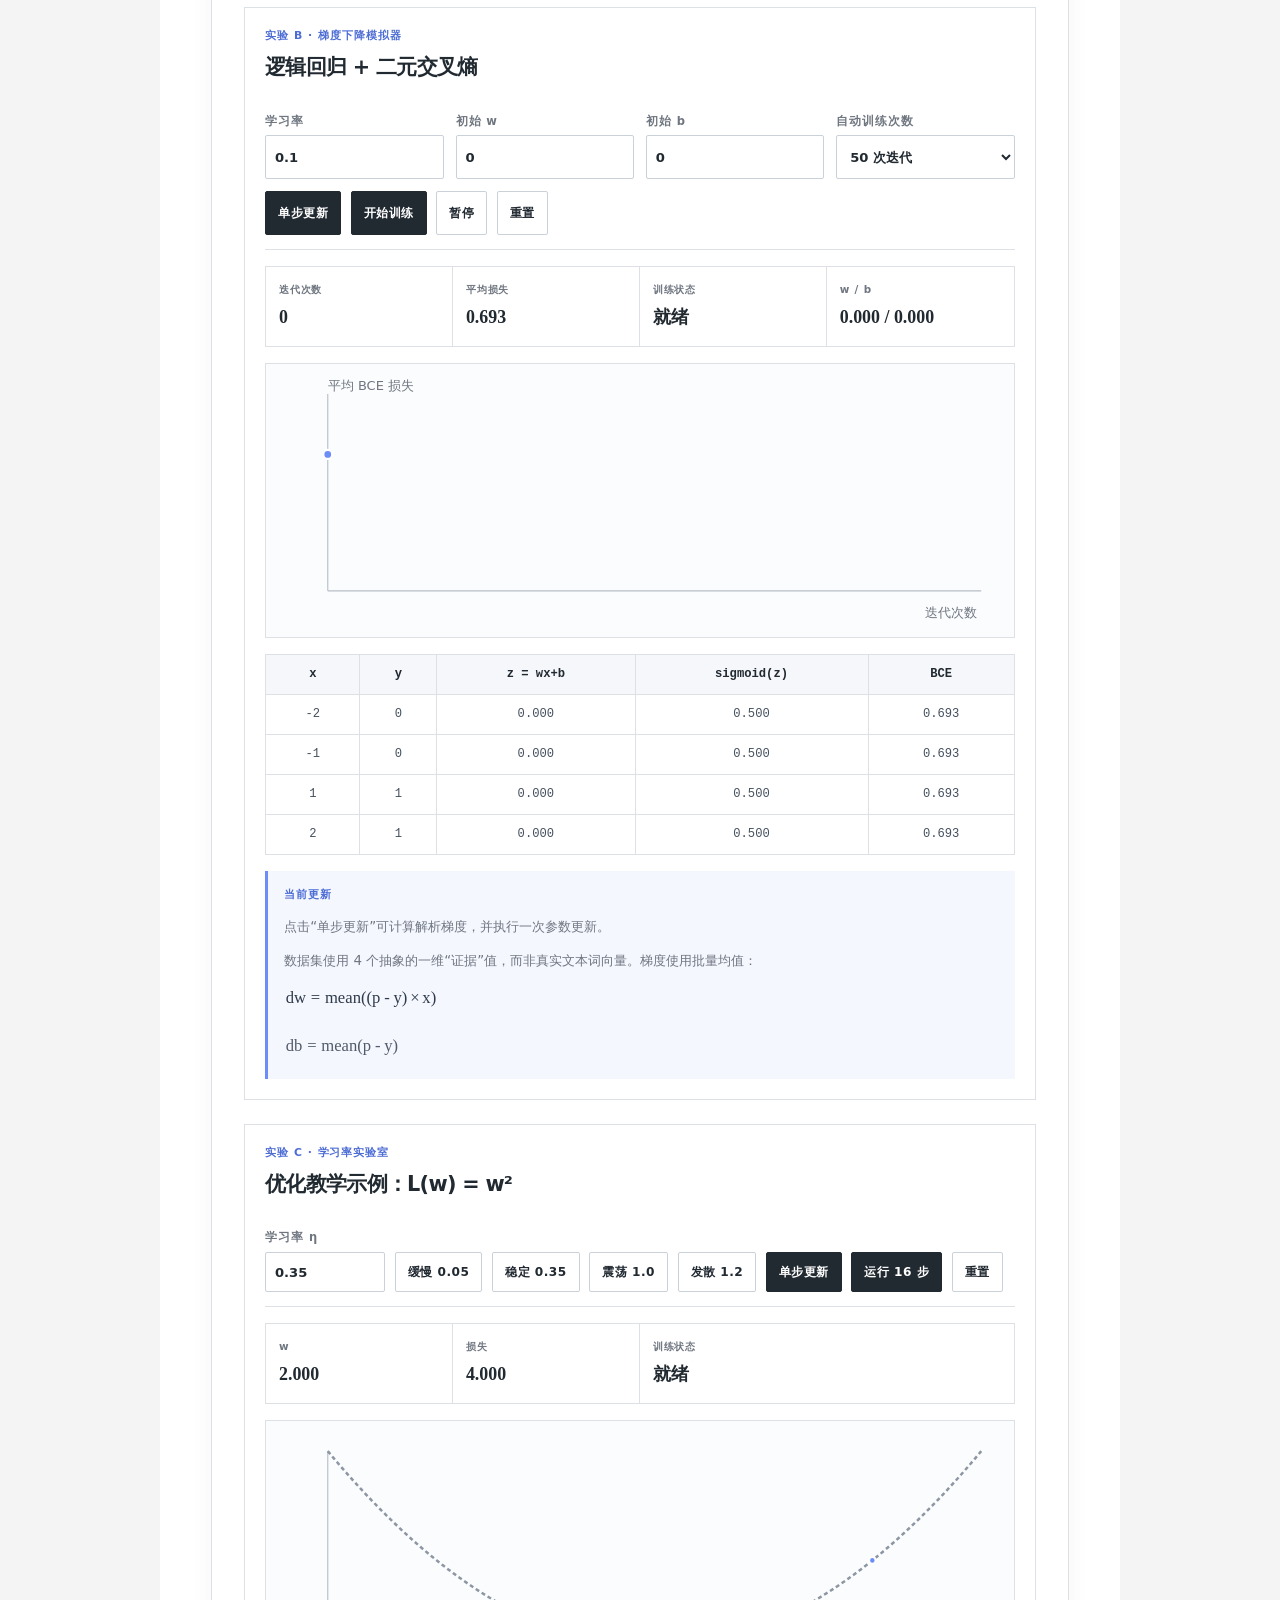
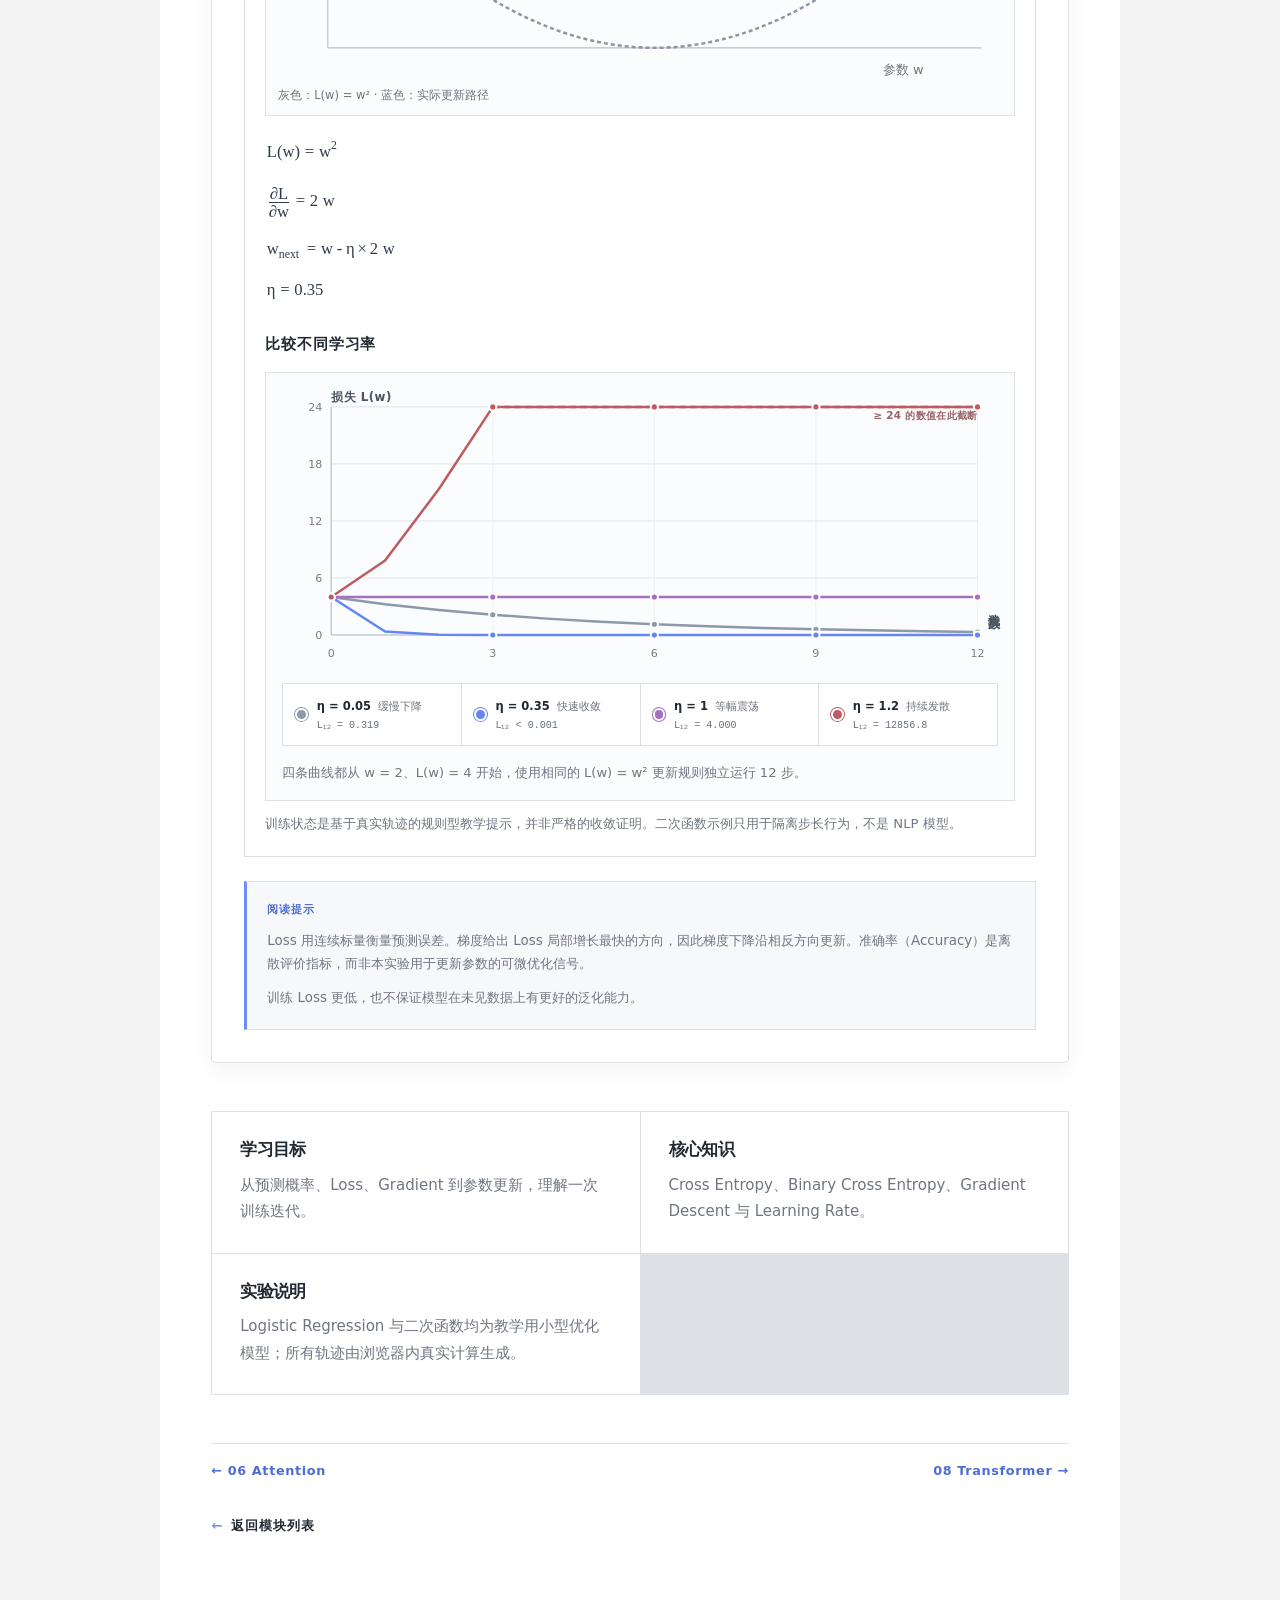
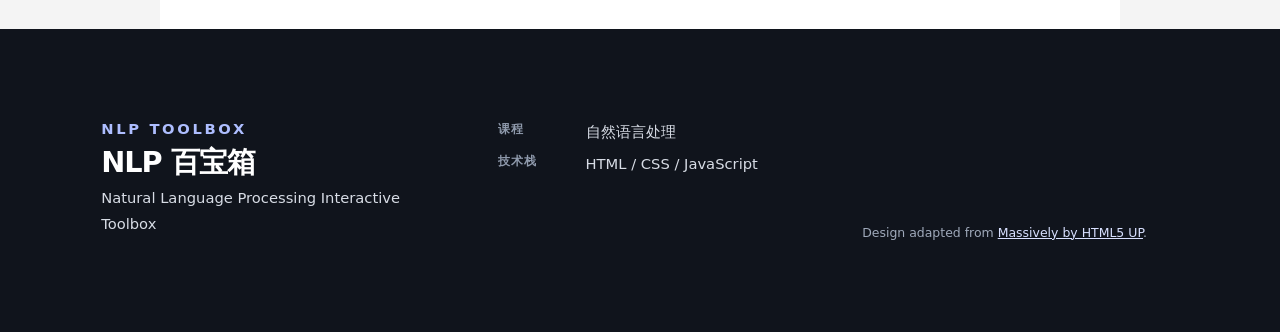
<file: pages/loss.html>
<!doctype html>
<html lang="zh-CN">
<head>
  <meta charset="utf-8">
  <meta name="viewport" content="width=device-width, initial-scale=1">
  <meta name="description" content="Loss 实验室｜NLP 百宝箱">
  <title>Loss 实验室｜NLP 百宝箱</title>
  <link rel="stylesheet" href="../assets/css/main.css">
  <link rel="stylesheet" href="../assets/css/responsive.css">
  <link rel="stylesheet" href="../assets/css/experiment.css">
  <link rel="stylesheet" href="../assets/css/loss.css">
</head>
<body class="module-page">
  <a class="skip-link" href="#main-content">跳至主要内容</a>
  <header class="site-header">
    <a class="brand" href="../index.html" aria-label="NLP 百宝箱首页"><span class="brand__en">NLP TOOLBOX</span><span class="brand__cn">NLP 百宝箱</span></a>
  </header>
  <nav class="primary-nav" aria-label="主导航">
    <div class="nav-wrap"><button class="nav-toggle" type="button" aria-expanded="false" aria-controls="primary-menu"><span>菜单</span><span class="nav-toggle__icon" aria-hidden="true"></span></button>
      <ul id="primary-menu" class="nav-list"><li><a href="../index.html">首页</a></li><li><a href="../index.html#foundations">入门夯实</a></li><li><a class="is-active" href="../index.html#simulation">中阶原理仿真</a></li><li><a href="../index.html#engineering">高阶工程虚仿</a></li><li><a href="../index.html#about">关于项目</a></li></ul>
    </div>
  </nav>
  <main id="main-content" class="experiment-main">
    <header class="module-intro"><span class="module-number">07</span><p class="kicker">OPTIMIZATION LAB</p><h1>Loss 实验室</h1><p>观察损失函数如何衡量预测误差，并探索学习率如何改变模型的优化轨迹。</p></header>
    <section class="experiment-block"><h2>实验区域</h2><div class="experiment-shell" data-experiment="loss"></div></section>
    <section class="experiment-block module-knowledge"><section><h3>学习目标</h3><p>从预测概率、Loss、Gradient 到参数更新，理解一次训练迭代。</p></section><section><h3>核心知识</h3><p>Cross Entropy、Binary Cross Entropy、Gradient Descent 与 Learning Rate。</p></section><section><h3>实验说明</h3><p>Logistic Regression 与二次函数均为教学用小型优化模型；所有轨迹由浏览器内真实计算生成。</p></section></section>
    <nav class="module-links"><a href="attention.html">← 06 Attention</a><a href="transformer.html">08 Transformer →</a></nav>
    <a class="back-link" href="../index.html#simulation"><span aria-hidden="true">←</span>返回模块列表</a>
  </main>
  <footer class="site-footer"><div><p class="kicker kicker--light">NLP TOOLBOX</p><h2>NLP 百宝箱</h2><p>Natural Language Processing Interactive Toolbox</p></div><div class="footer-meta"><p><span>课程</span>自然语言处理</p><p><span>技术栈</span>HTML / CSS / JavaScript</p></div><div class="attribution">Design adapted from <a href="https://html5up.net/massively">Massively by HTML5 UP</a>.</div></footer>
  <script src="../assets/js/main.js"></script>
  <script src="../assets/js/modules/loss-algorithms.js"></script>
  <script src="../assets/js/modules/loss.js"></script>
</body>
</html>
</file>
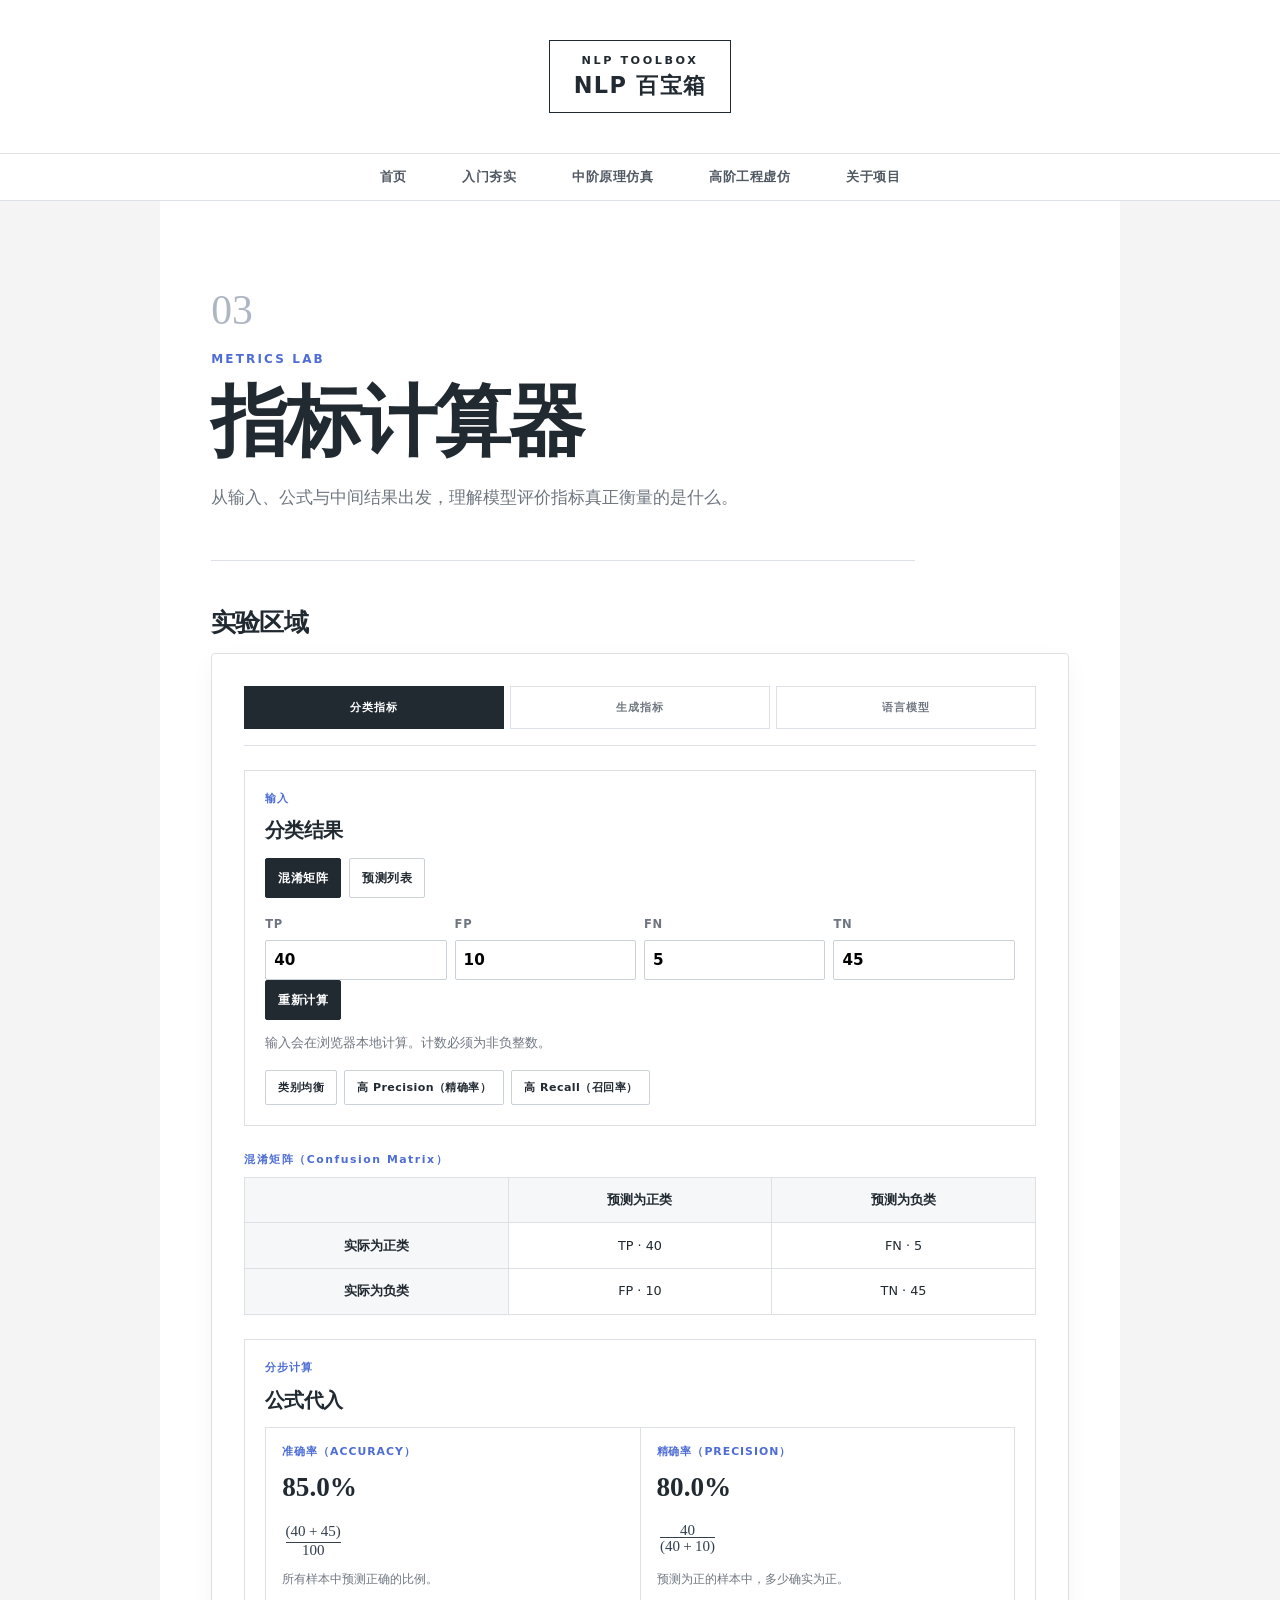
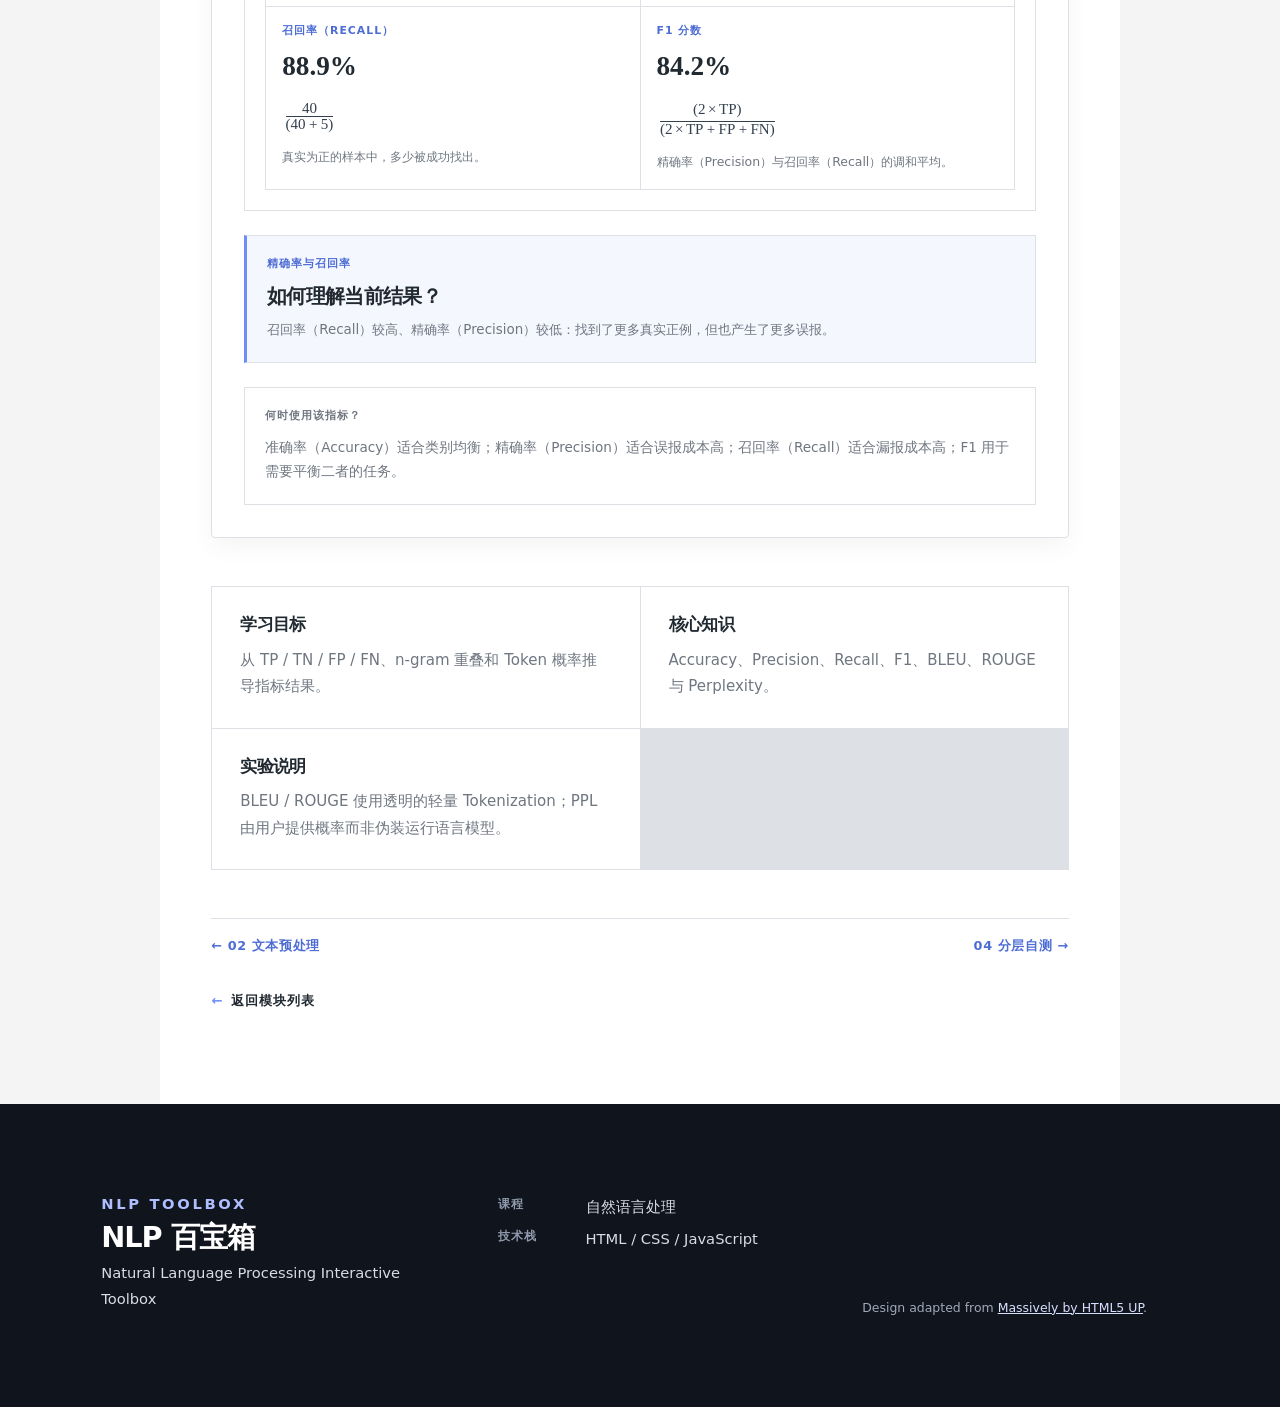
<file: pages/metrics.html>
<!doctype html>
<html lang="zh-CN"><head><meta charset="utf-8"><meta name="viewport" content="width=device-width, initial-scale=1"><meta name="description" content="指标计算器｜NLP 百宝箱"><title>指标计算器｜NLP 百宝箱</title><link rel="stylesheet" href="../assets/css/main.css"><link rel="stylesheet" href="../assets/css/responsive.css"><link rel="stylesheet" href="../assets/css/experiment.css"><link rel="stylesheet" href="../assets/css/metrics-quiz.css"></head>
<body class="module-page"><a class="skip-link" href="#main-content">跳至主要内容</a><header class="site-header"><a class="brand" href="../index.html" aria-label="NLP 百宝箱首页"><span class="brand__en">NLP TOOLBOX</span><span class="brand__cn">NLP 百宝箱</span></a></header><nav class="primary-nav" aria-label="主导航"><div class="nav-wrap"><button class="nav-toggle" type="button" aria-expanded="false" aria-controls="primary-menu"><span>菜单</span><span class="nav-toggle__icon" aria-hidden="true"></span></button><ul id="primary-menu" class="nav-list"><li><a href="../index.html">首页</a></li><li><a class="is-active" href="../index.html#foundations">入门夯实</a></li><li><a href="../index.html#simulation">中阶原理仿真</a></li><li><a href="../index.html#engineering">高阶工程虚仿</a></li><li><a href="../index.html#about">关于项目</a></li></ul></div></nav>
<main id="main-content" class="experiment-main"><header class="module-intro"><span class="module-number">03</span><p class="kicker">METRICS LAB</p><h1>指标计算器</h1><p>从输入、公式与中间结果出发，理解模型评价指标真正衡量的是什么。</p></header><section class="experiment-block"><h2>实验区域</h2><div class="experiment-shell" data-experiment="metrics"></div></section><section class="experiment-block module-knowledge"><section><h3>学习目标</h3><p>从 TP / TN / FP / FN、n-gram 重叠和 Token 概率推导指标结果。</p></section><section><h3>核心知识</h3><p>Accuracy、Precision、Recall、F1、BLEU、ROUGE 与 Perplexity。</p></section><section><h3>实验说明</h3><p>BLEU / ROUGE 使用透明的轻量 Tokenization；PPL 由用户提供概率而非伪装运行语言模型。</p></section></section><nav class="module-links" aria-label="入门夯实模块导航"><a href="preprocessing.html">← 02 文本预处理</a><a href="quiz.html">04 分层自测 →</a></nav><a class="back-link" href="../index.html#foundations"><span aria-hidden="true">←</span>返回模块列表</a></main>
<footer class="site-footer"><div><p class="kicker kicker--light">NLP TOOLBOX</p><h2>NLP 百宝箱</h2><p>Natural Language Processing Interactive Toolbox</p></div><div class="footer-meta"><p><span>课程</span>自然语言处理</p><p><span>技术栈</span>HTML / CSS / JavaScript</p></div><div class="attribution">Design adapted from <a href="https://html5up.net/massively">Massively by HTML5 UP</a>.</div></footer><script src="../assets/js/main.js"></script><script src="../assets/js/modules/metrics-algorithms.js"></script><script src="../assets/js/data/metrics-data.js"></script><script src="../assets/js/modules/metrics.js"></script></body></html>
</file>
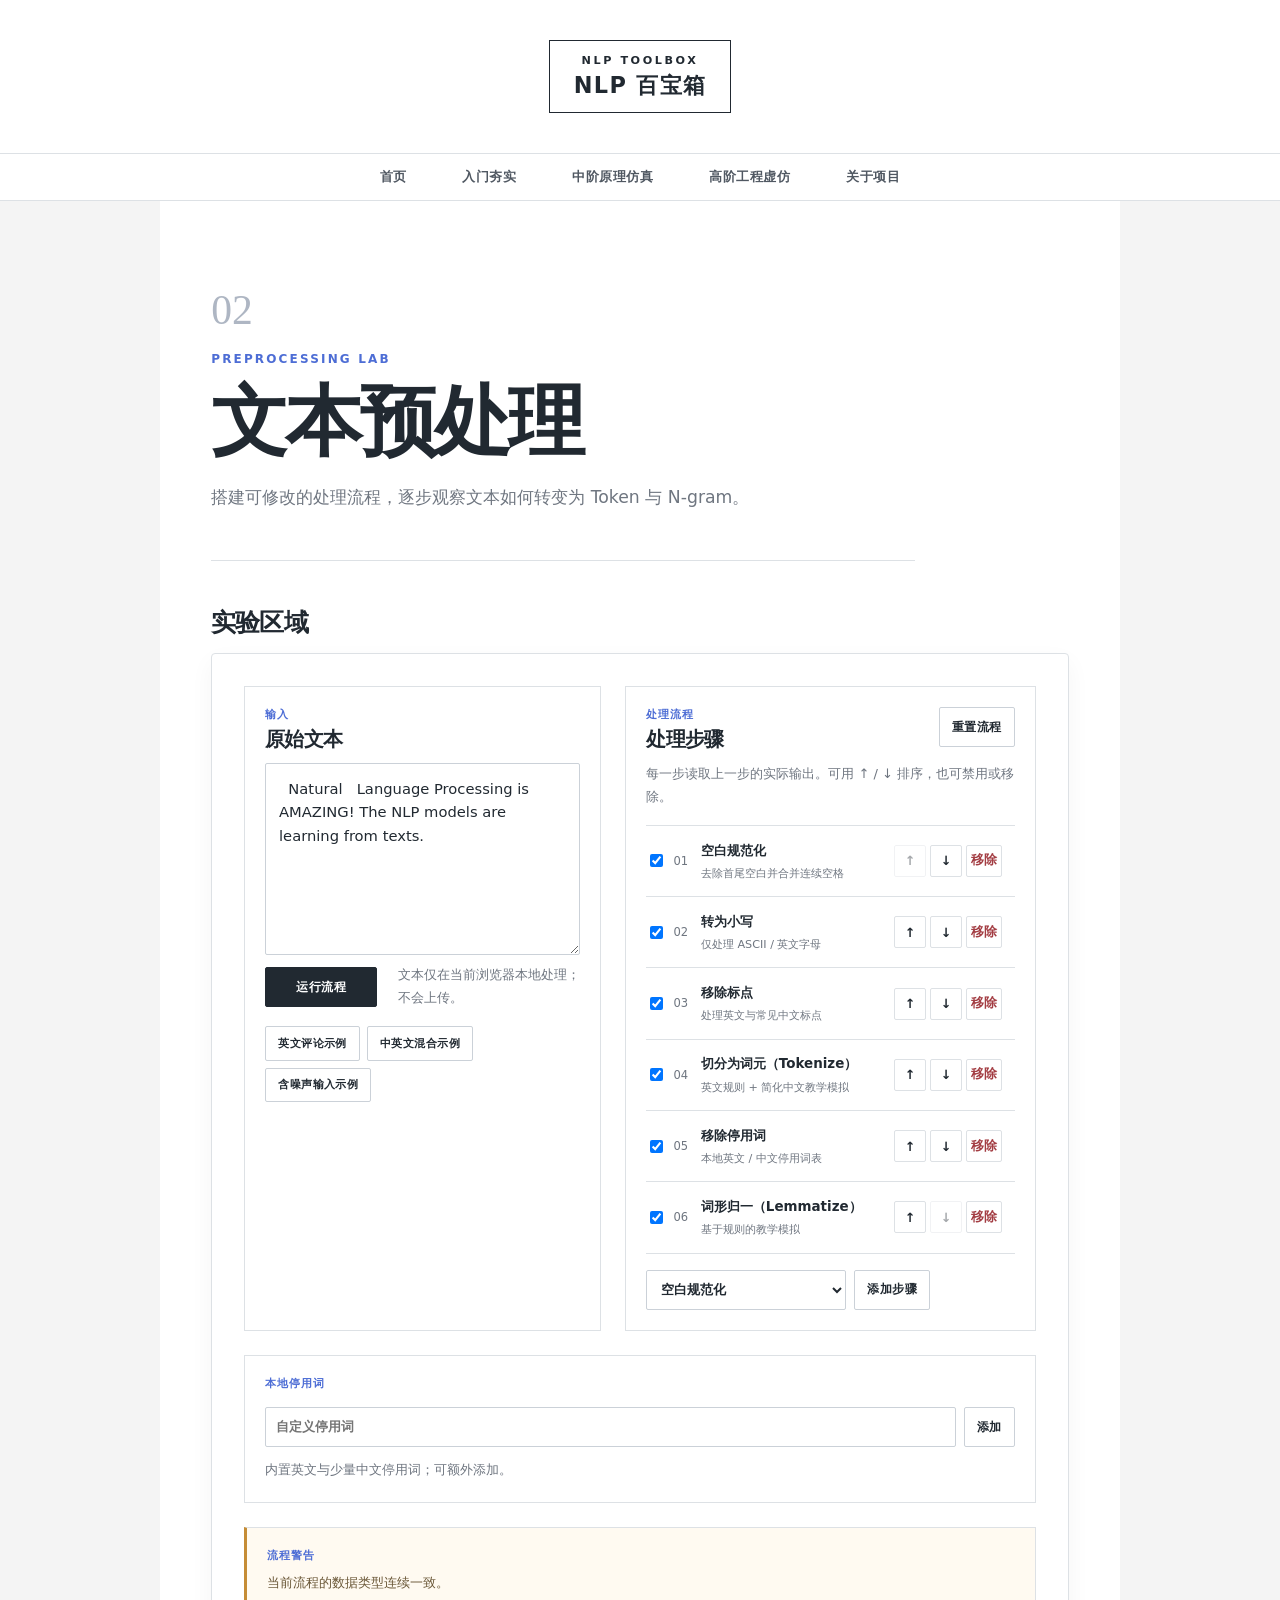
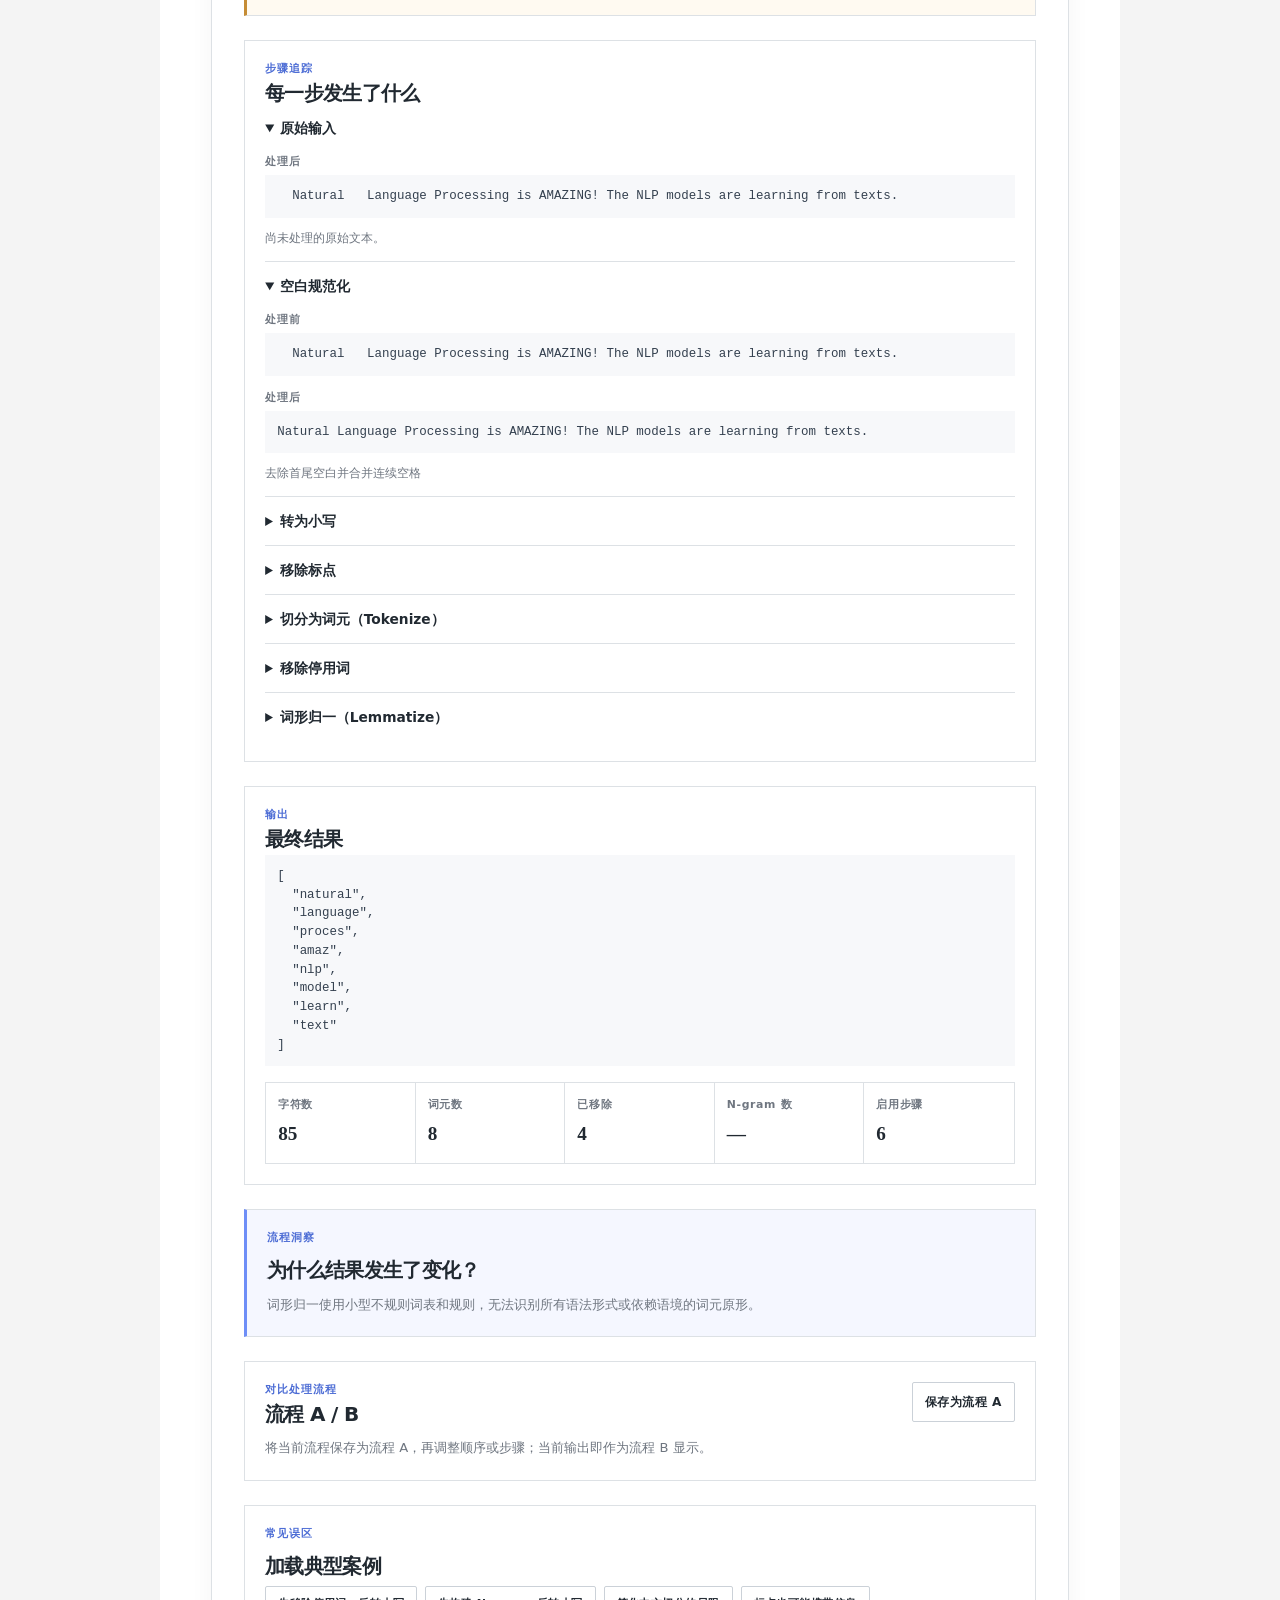
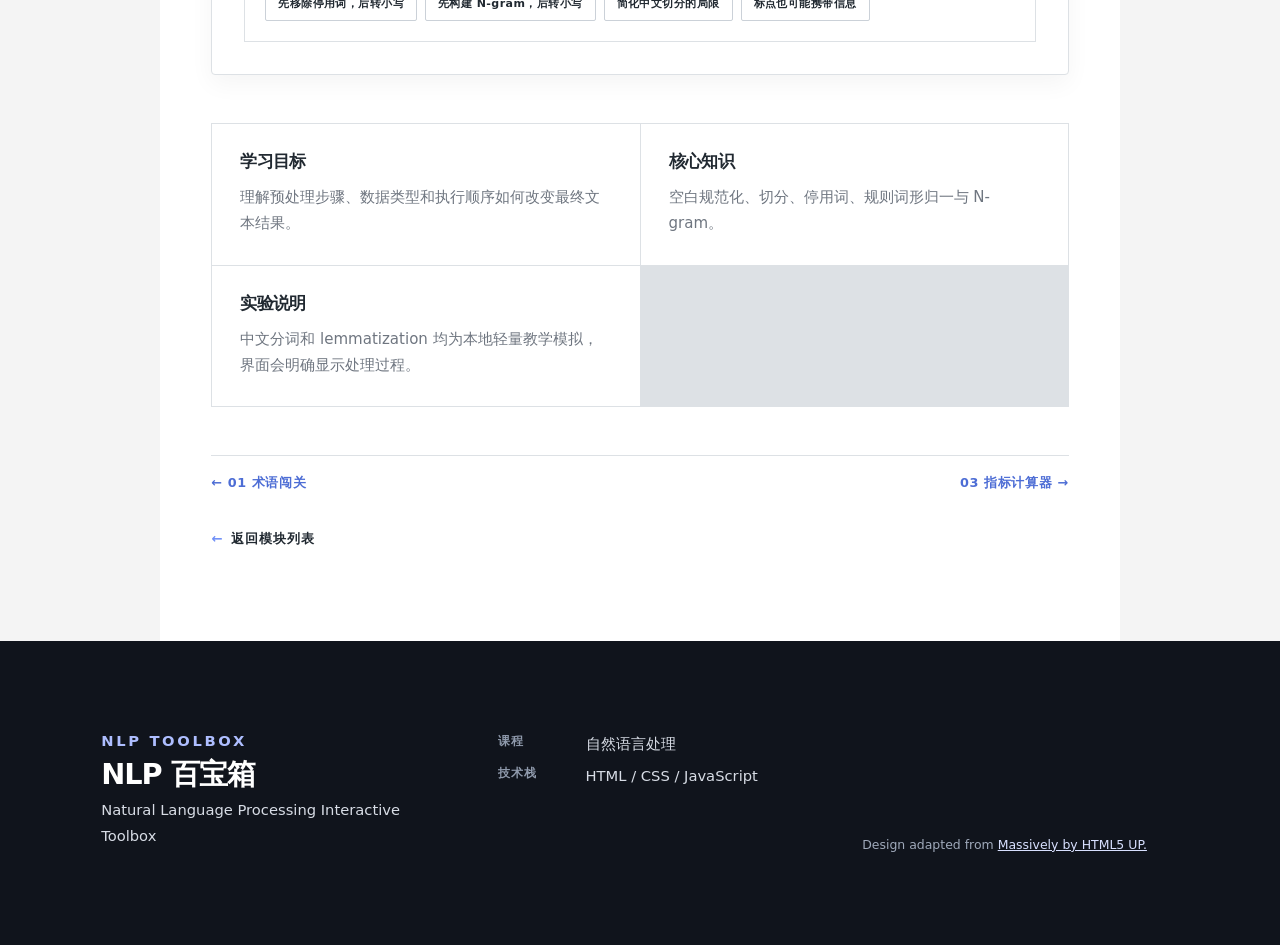
<file: pages/preprocessing.html>
<!doctype html>
<html lang="zh-CN"><head><meta charset="utf-8"><meta name="viewport" content="width=device-width, initial-scale=1"><meta name="description" content="文本预处理｜NLP 百宝箱"><title>文本预处理｜NLP 百宝箱</title><link rel="stylesheet" href="../assets/css/main.css"><link rel="stylesheet" href="../assets/css/responsive.css"><link rel="stylesheet" href="../assets/css/experiment.css"></head>
<body class="module-page"><a class="skip-link" href="#main-content">跳至主要内容</a><header class="site-header"><a class="brand" href="../index.html" aria-label="NLP 百宝箱首页"><span class="brand__en">NLP TOOLBOX</span><span class="brand__cn">NLP 百宝箱</span></a></header><nav class="primary-nav" aria-label="主导航"><div class="nav-wrap"><button class="nav-toggle" type="button" aria-expanded="false" aria-controls="primary-menu"><span>菜单</span><span class="nav-toggle__icon" aria-hidden="true"></span></button><ul id="primary-menu" class="nav-list"><li><a href="../index.html">首页</a></li><li><a class="is-active" href="../index.html#foundations">入门夯实</a></li><li><a href="../index.html#simulation">中阶原理仿真</a></li><li><a href="../index.html#engineering">高阶工程虚仿</a></li><li><a href="../index.html#about">关于项目</a></li></ul></div></nav>
<main id="main-content" class="experiment-main"><header class="module-intro"><span class="module-number">02</span><p class="kicker">PREPROCESSING LAB</p><h1>文本预处理</h1><p>搭建可修改的处理流程，逐步观察文本如何转变为 Token 与 N-gram。</p></header><section class="experiment-block"><h2>实验区域</h2><div class="experiment-shell" data-experiment="preprocessing"></div></section><section class="experiment-block module-knowledge"><section><h3>学习目标</h3><p>理解预处理步骤、数据类型和执行顺序如何改变最终文本结果。</p></section><section><h3>核心知识</h3><p>空白规范化、切分、停用词、规则词形归一与 N-gram。</p></section><section><h3>实验说明</h3><p>中文分词和 lemmatization 均为本地轻量教学模拟，界面会明确显示处理过程。</p></section></section><a class="back-link" href="../index.html#foundations"><span aria-hidden="true">←</span>返回模块列表</a></main>
<footer class="site-footer"><div><p class="kicker kicker--light">NLP TOOLBOX</p><h2>NLP 百宝箱</h2><p>Natural Language Processing Interactive Toolbox</p></div><div class="footer-meta"><p><span>课程</span>自然语言处理</p><p><span>技术栈</span>HTML / CSS / JavaScript</p></div><div class="attribution">Design adapted from <a href="https://html5up.net/massively">Massively by HTML5 UP.</a></div></footer><script src="../assets/js/main.js"></script><script src="../assets/js/data/preprocessing-data.js"></script><script src="../assets/js/modules/preprocessing.js"></script></body></html>
</file>
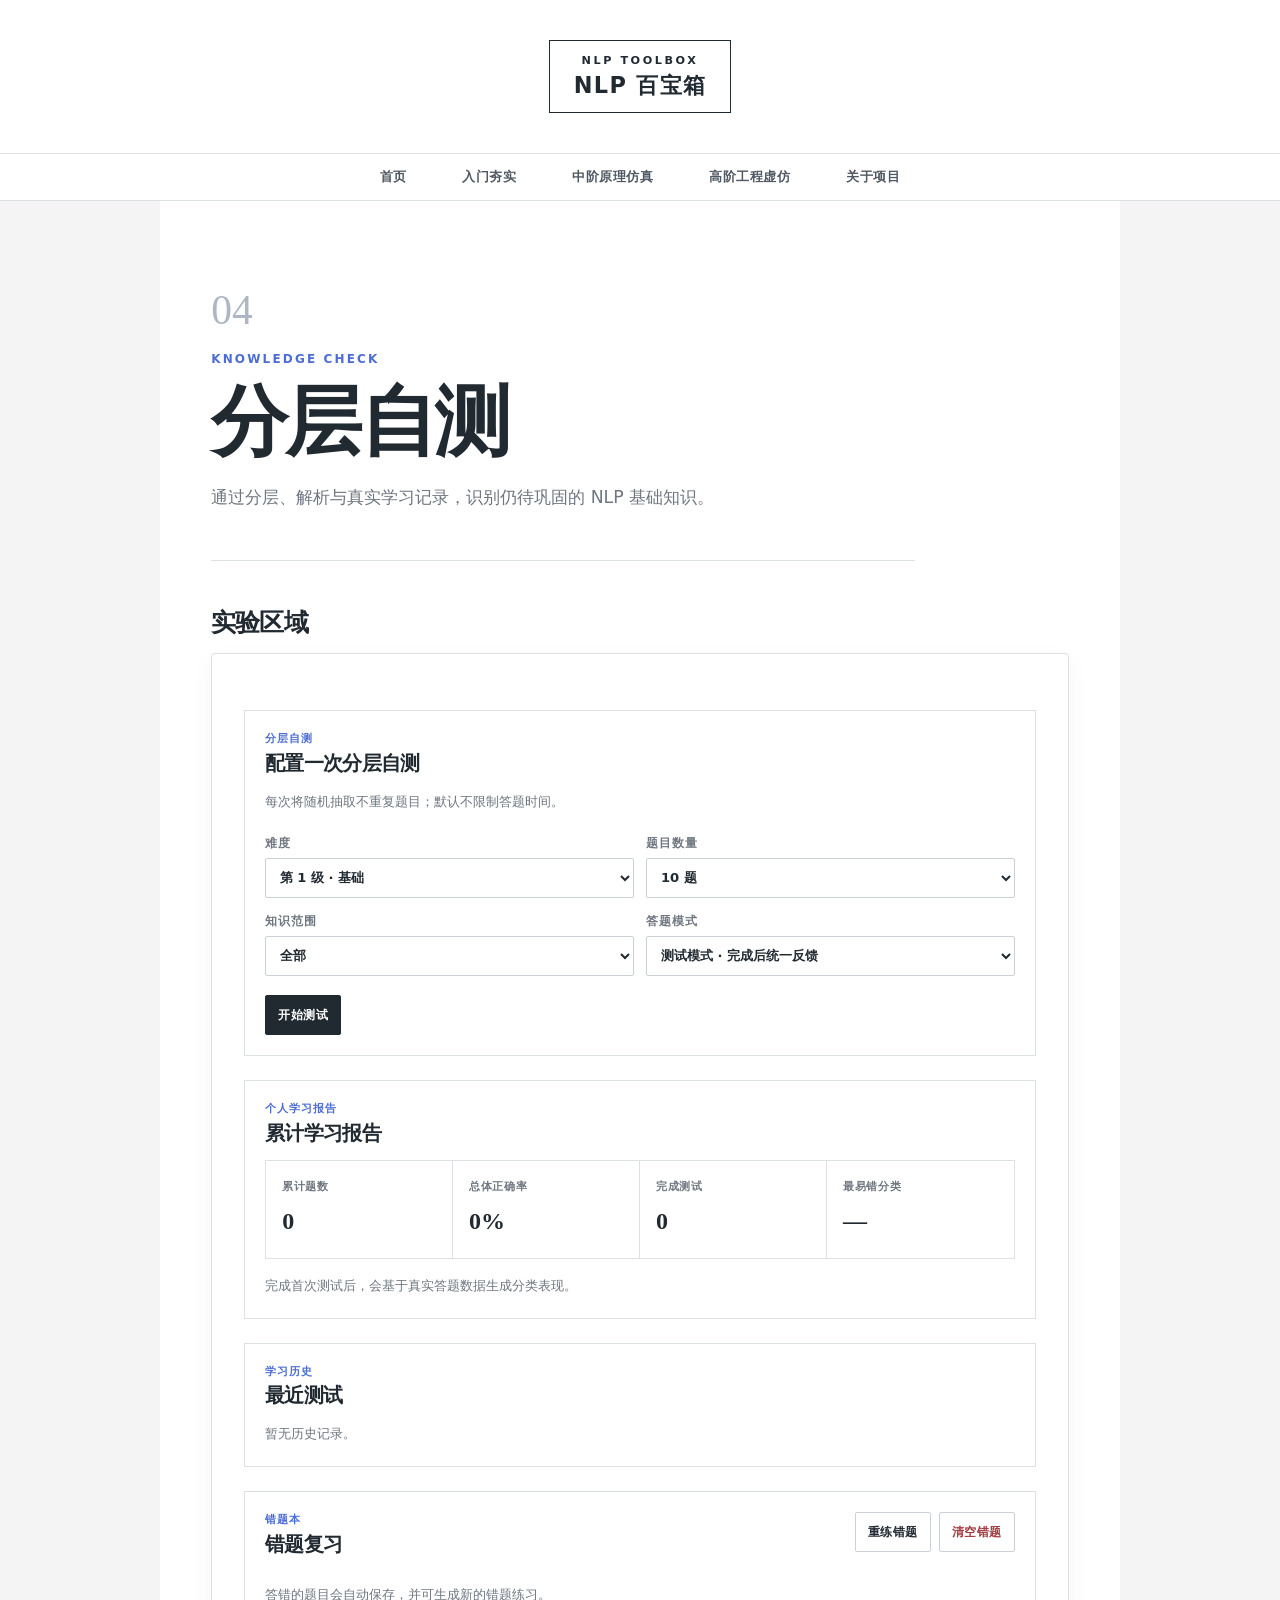
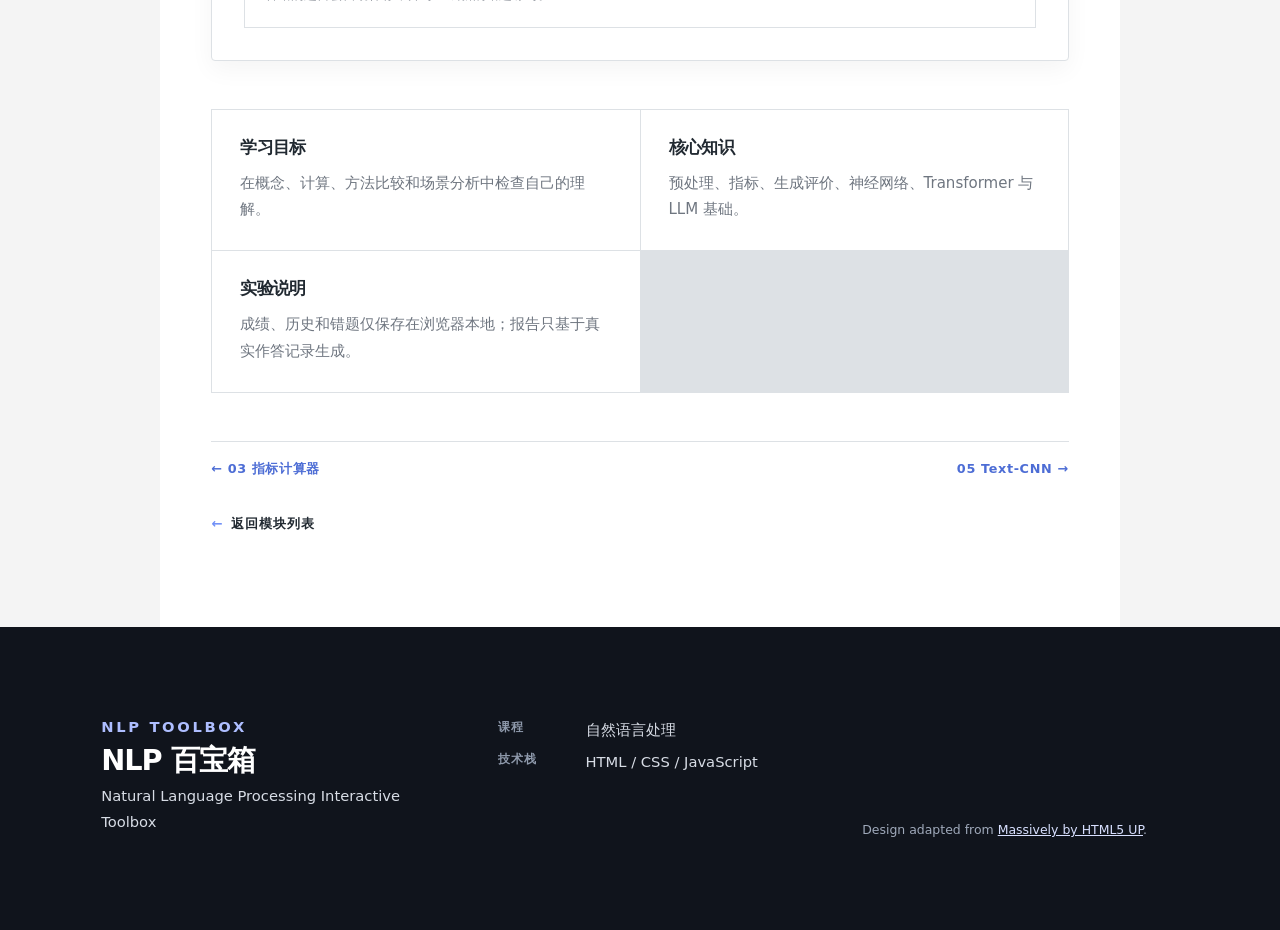
<file: pages/quiz.html>
<!doctype html>
<html lang="zh-CN"><head><meta charset="utf-8"><meta name="viewport" content="width=device-width, initial-scale=1"><meta name="description" content="分层自测｜NLP 百宝箱"><title>分层自测｜NLP 百宝箱</title><link rel="stylesheet" href="../assets/css/main.css"><link rel="stylesheet" href="../assets/css/responsive.css"><link rel="stylesheet" href="../assets/css/experiment.css"><link rel="stylesheet" href="../assets/css/metrics-quiz.css"></head>
<body class="module-page"><a class="skip-link" href="#main-content">跳至主要内容</a><header class="site-header"><a class="brand" href="../index.html" aria-label="NLP 百宝箱首页"><span class="brand__en">NLP TOOLBOX</span><span class="brand__cn">NLP 百宝箱</span></a></header><nav class="primary-nav" aria-label="主导航"><div class="nav-wrap"><button class="nav-toggle" type="button" aria-expanded="false" aria-controls="primary-menu"><span>菜单</span><span class="nav-toggle__icon" aria-hidden="true"></span></button><ul id="primary-menu" class="nav-list"><li><a href="../index.html">首页</a></li><li><a class="is-active" href="../index.html#foundations">入门夯实</a></li><li><a href="../index.html#simulation">中阶原理仿真</a></li><li><a href="../index.html#engineering">高阶工程虚仿</a></li><li><a href="../index.html#about">关于项目</a></li></ul></div></nav>
<main id="main-content" class="experiment-main"><header class="module-intro"><span class="module-number">04</span><p class="kicker">KNOWLEDGE CHECK</p><h1>分层自测</h1><p>通过分层、解析与真实学习记录，识别仍待巩固的 NLP 基础知识。</p></header><section class="experiment-block"><h2>实验区域</h2><div class="experiment-shell" data-experiment="quiz"></div></section><section class="experiment-block module-knowledge"><section><h3>学习目标</h3><p>在概念、计算、方法比较和场景分析中检查自己的理解。</p></section><section><h3>核心知识</h3><p>预处理、指标、生成评价、神经网络、Transformer 与 LLM 基础。</p></section><section><h3>实验说明</h3><p>成绩、历史和错题仅保存在浏览器本地；报告只基于真实作答记录生成。</p></section></section><nav class="module-links" aria-label="入门夯实模块导航"><a href="metrics.html">← 03 指标计算器</a><a href="../index.html#foundations">返回入门夯实 →</a></nav><a class="back-link" href="../index.html#foundations"><span aria-hidden="true">←</span>返回模块列表</a></main>
<footer class="site-footer"><div><p class="kicker kicker--light">NLP TOOLBOX</p><h2>NLP 百宝箱</h2><p>Natural Language Processing Interactive Toolbox</p></div><div class="footer-meta"><p><span>课程</span>自然语言处理</p><p><span>技术栈</span>HTML / CSS / JavaScript</p></div><div class="attribution">Design adapted from <a href="https://html5up.net/massively">Massively by HTML5 UP</a>.</div></footer><script src="../assets/js/main.js"></script><script src="../assets/js/data/quiz-data.js"></script><script src="../assets/js/modules/quiz.js"></script></body></html>
</file>
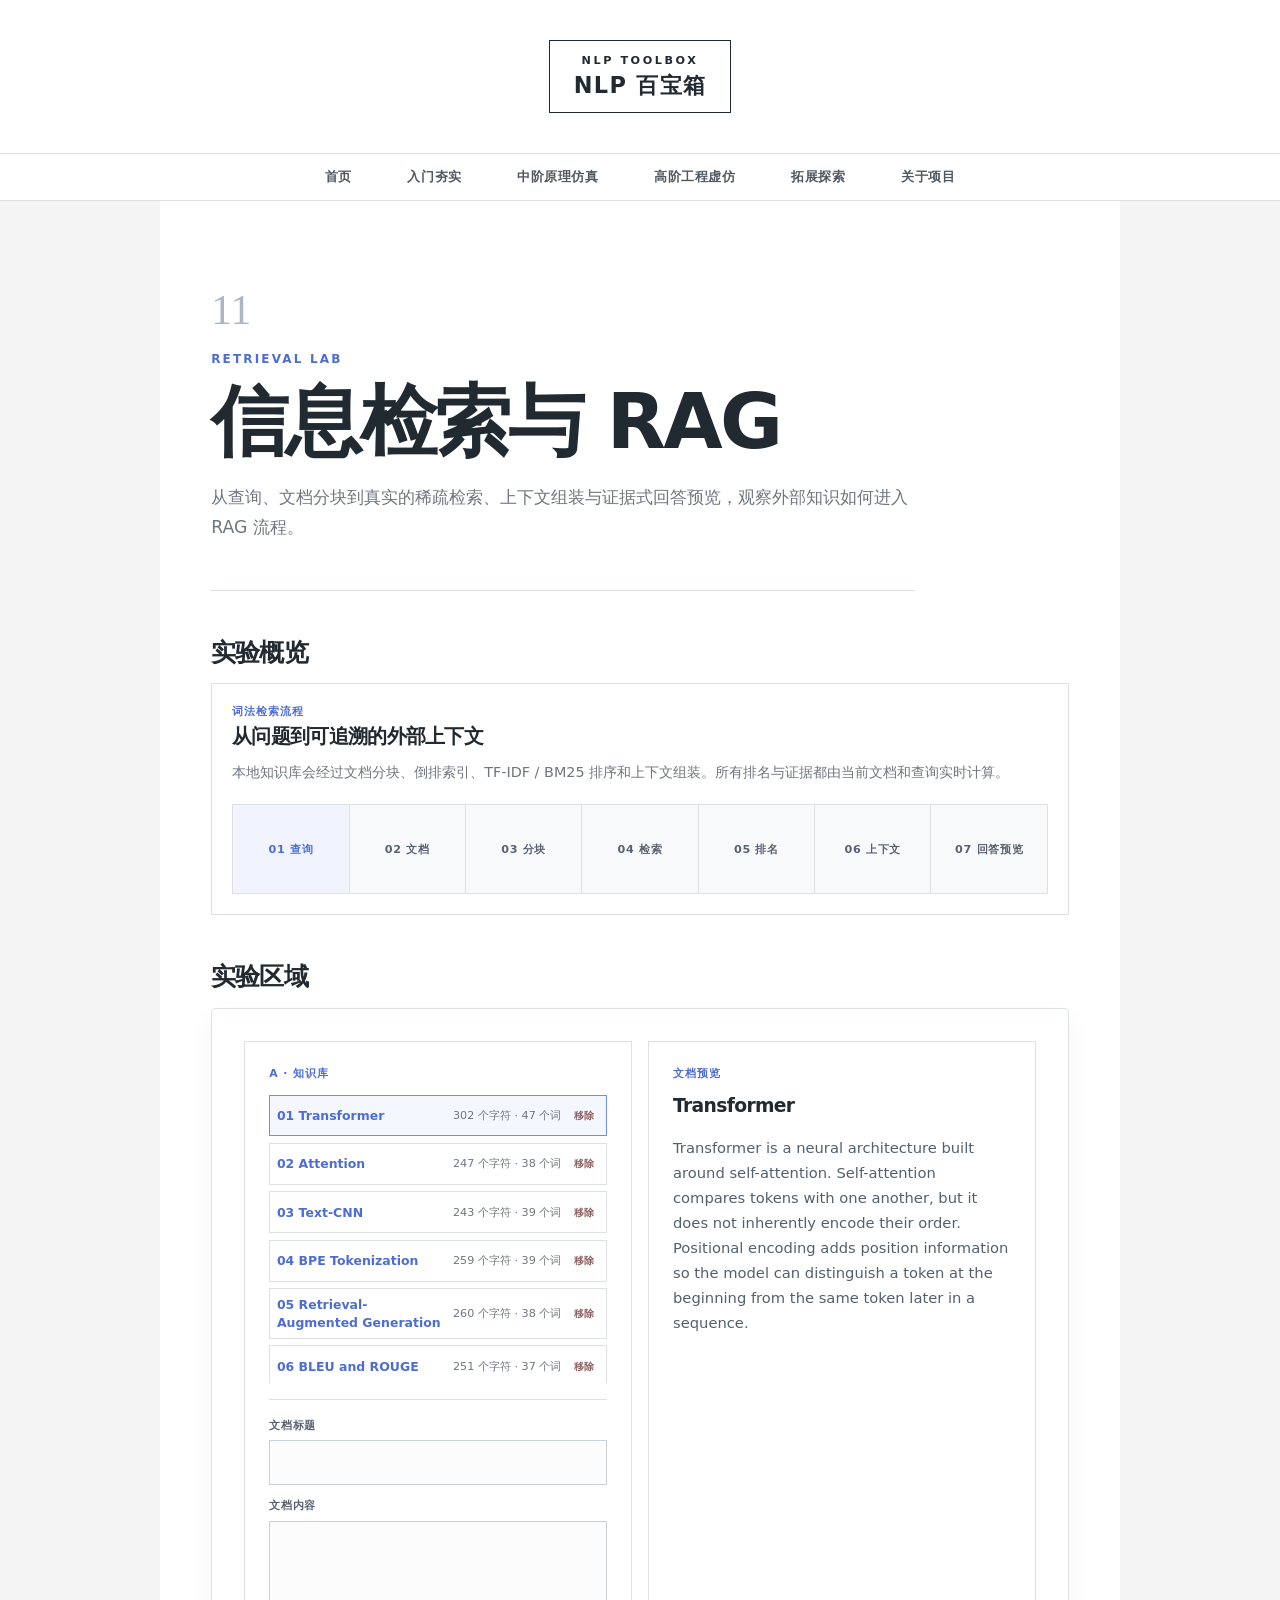
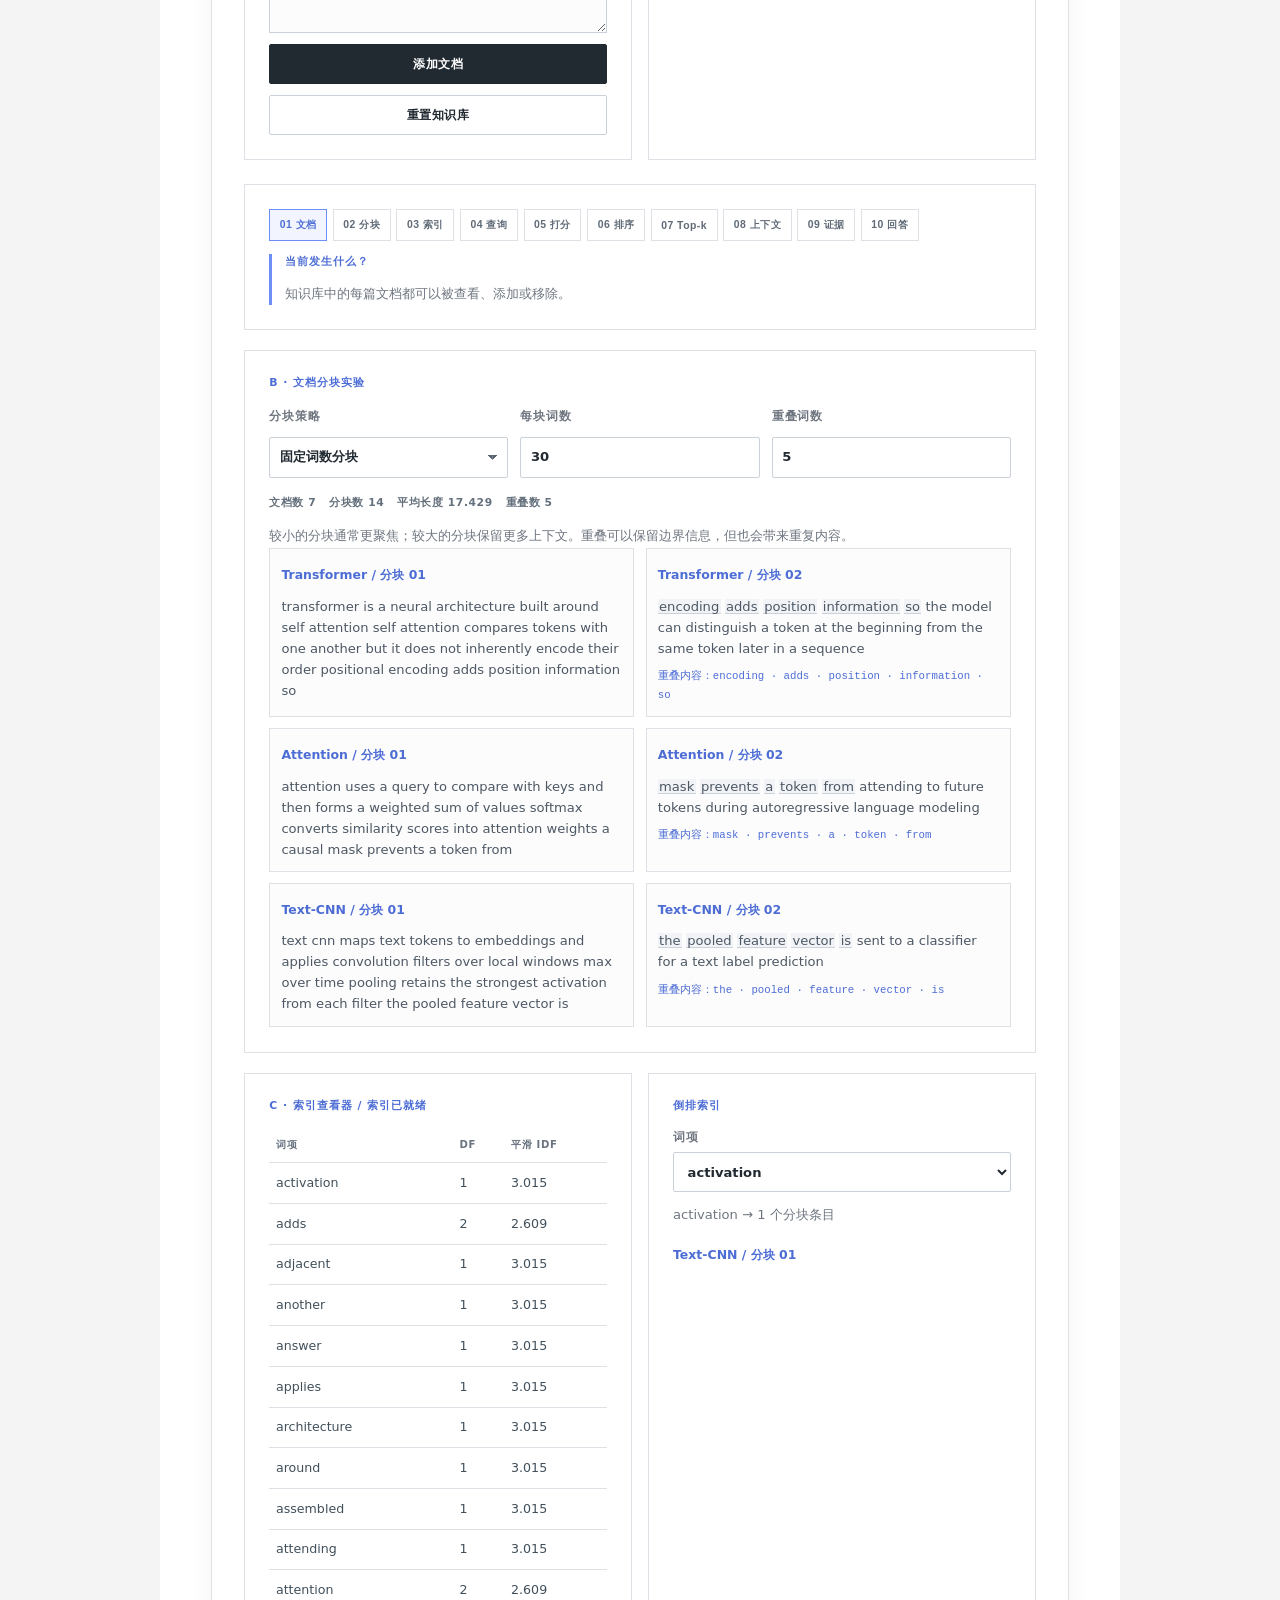
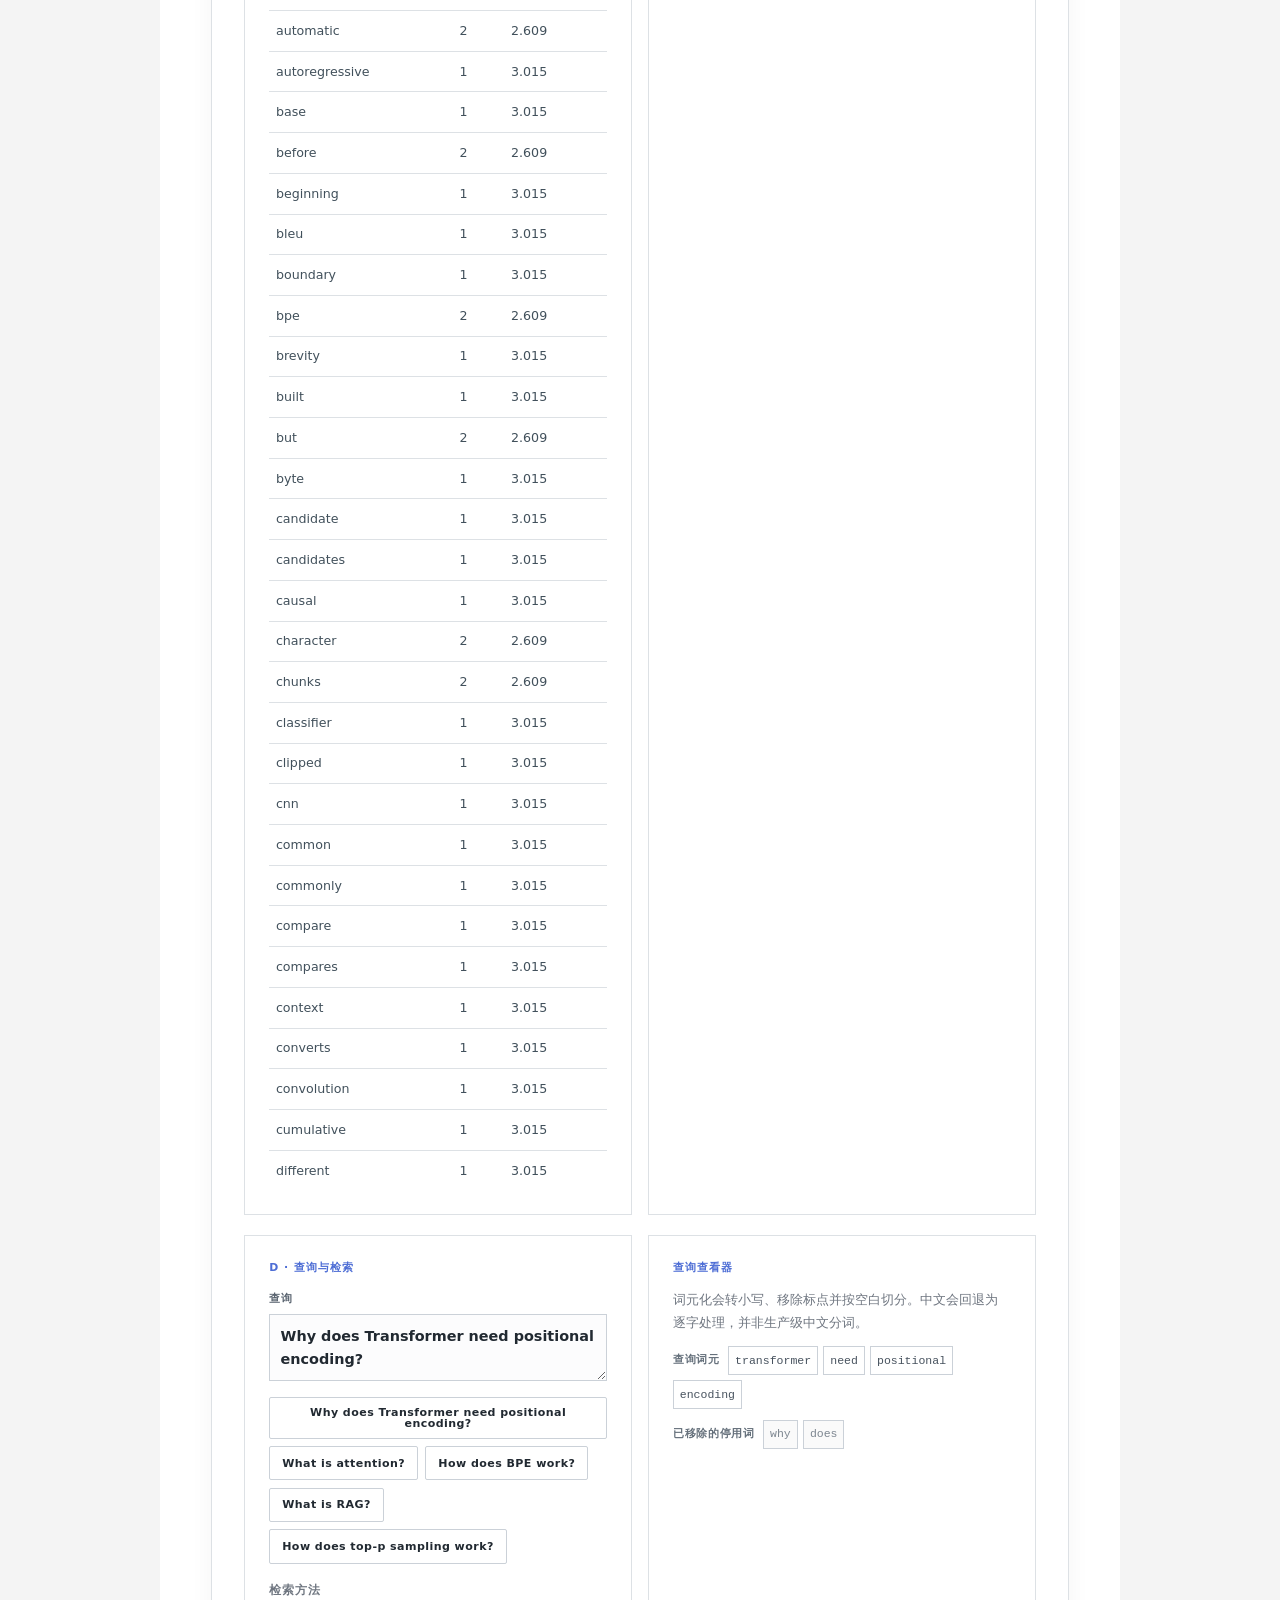
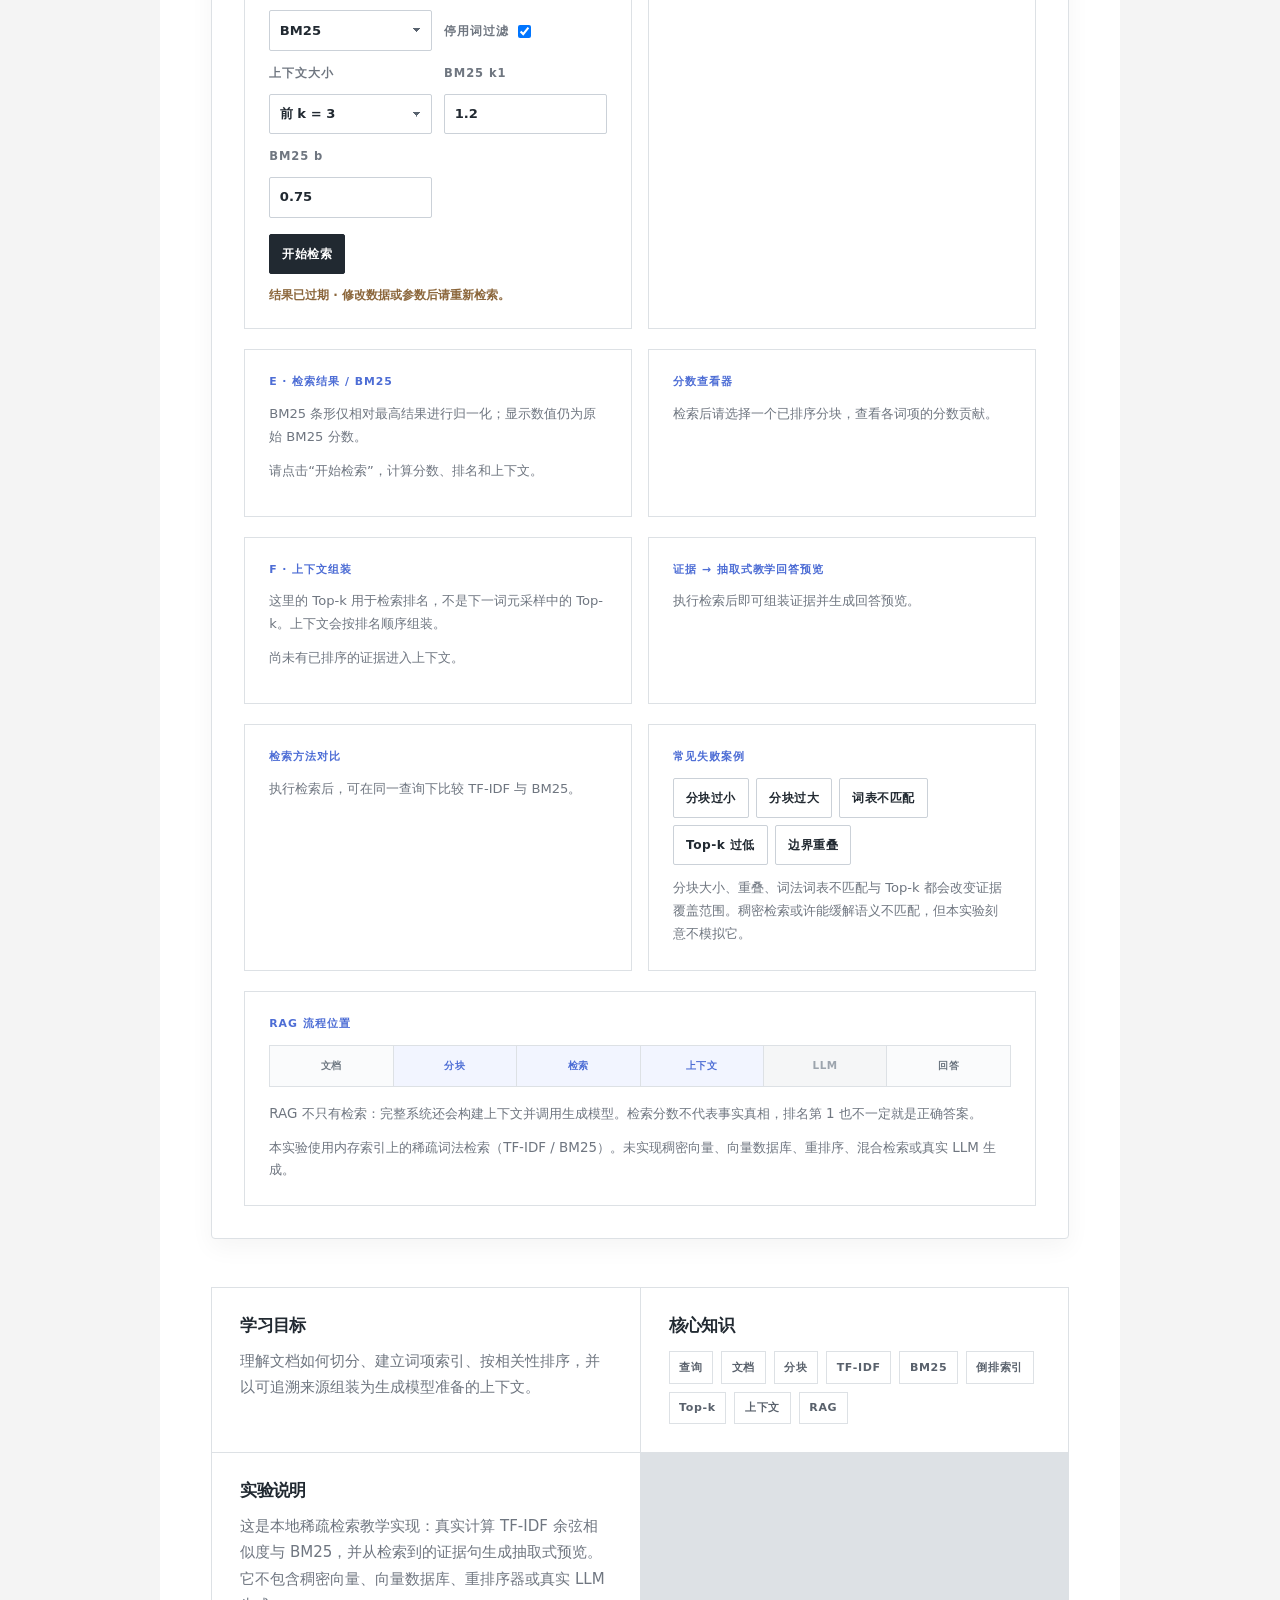
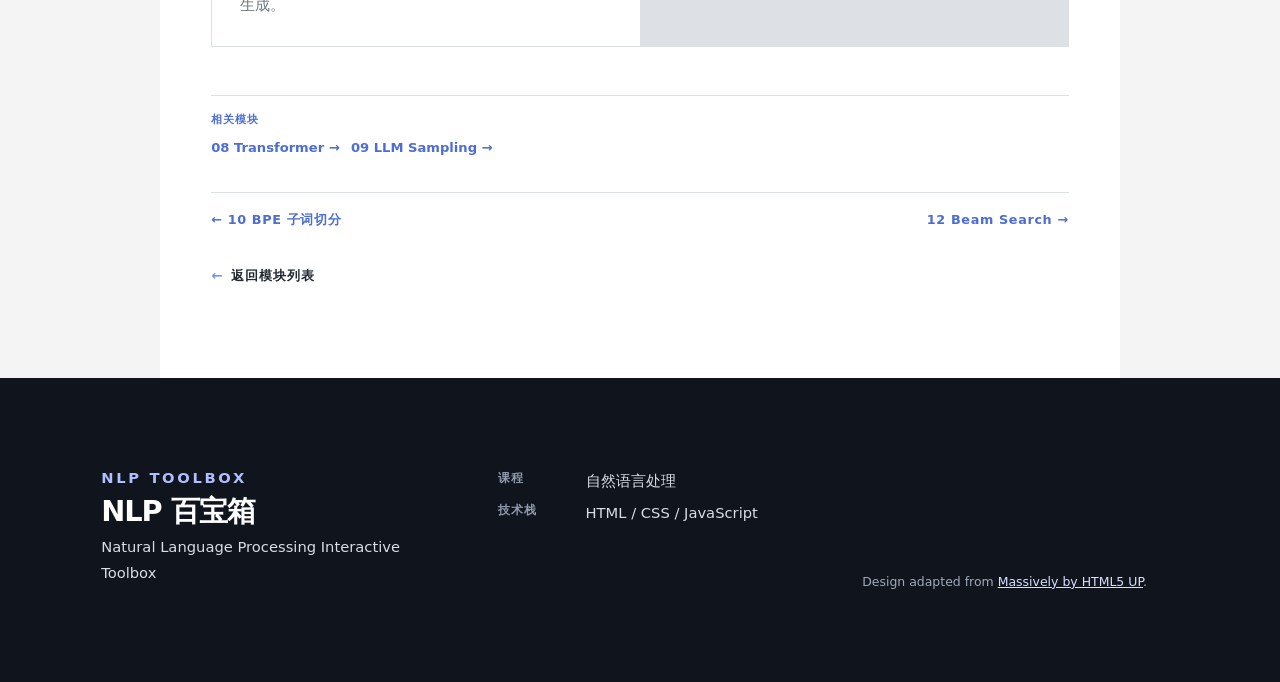
<file: pages/retrieval.html>
<!doctype html>
<html lang="zh-CN">
<head>
  <meta charset="utf-8"><meta name="viewport" content="width=device-width, initial-scale=1">
  <meta name="description" content="信息检索与 RAG｜NLP 百宝箱"><title>信息检索与 RAG｜NLP 百宝箱</title>
  <link rel="icon" type="image/svg+xml" href="data:image/svg+xml,%3Csvg xmlns='http://www.w3.org/2000/svg' viewBox='0 0 64 64'%3E%3Crect width='64' height='64' fill='%2310141c'/%3E%3Cpath d='M17 15h30v34H17z' fill='none' stroke='%236e8ef7' stroke-width='3'/%3E%3Cpath d='M24 25h16M24 33h16M24 41h9' stroke='%23f7f7f7' stroke-width='3'/%3E%3C/svg%3E">
  <link rel="stylesheet" href="../assets/css/main.css"><link rel="stylesheet" href="../assets/css/responsive.css"><link rel="stylesheet" href="../assets/css/experiment.css"><link rel="stylesheet" href="../assets/css/extensions.css"><link rel="stylesheet" href="../assets/css/retrieval.css">
</head>
<body class="module-page">
  <a class="skip-link" href="#main-content">跳至主要内容</a>
  <header class="site-header"><a class="brand" href="../index.html" aria-label="NLP 百宝箱首页"><span class="brand__en">NLP TOOLBOX</span><span class="brand__cn">NLP 百宝箱</span></a></header>
  <nav class="primary-nav" aria-label="主导航"><div class="nav-wrap"><button class="nav-toggle" type="button" aria-expanded="false" aria-controls="primary-menu"><span>菜单</span><span class="nav-toggle__icon" aria-hidden="true"></span></button><ul id="primary-menu" class="nav-list"><li><a href="../index.html">首页</a></li><li><a href="../index.html#foundations">入门夯实</a></li><li><a href="../index.html#simulation">中阶原理仿真</a></li><li><a href="../index.html#engineering">高阶工程虚仿</a></li><li><a class="is-active" href="../index.html#extensions">拓展探索</a></li><li><a href="../index.html#about">关于项目</a></li></ul></div></nav>
  <main id="main-content" class="experiment-main">
    <header class="module-intro"><span class="module-number">11</span><p class="kicker">RETRIEVAL LAB</p><h1>信息检索与 RAG</h1><p>从查询、文档分块到真实的稀疏检索、上下文组装与证据式回答预览，观察外部知识如何进入 RAG 流程。</p></header>
    <section class="experiment-block"><h2>实验概览</h2><div class="extension-overview"><p class="tool-label">词法检索流程</p><h3>从问题到可追溯的外部上下文</h3><p>本地知识库会经过文档分块、倒排索引、TF-IDF / BM25 排序和上下文组装。所有排名与证据都由当前文档和查询实时计算。</p><div class="extension-pipeline" style="--steps:7"><span>01 查询</span><span>02 文档</span><span>03 分块</span><span>04 检索</span><span>05 排名</span><span>06 上下文</span><span>07 回答预览</span></div></div></section>
    <section class="experiment-block"><h2>实验区域</h2><div class="experiment-shell experiment-shell--tool" data-experiment="retrieval"></div></section>
    <section class="experiment-block module-knowledge"><section><h3>学习目标</h3><p>理解文档如何切分、建立词项索引、按相关性排序，并以可追溯来源组装为生成模型准备的上下文。</p></section><section><h3>核心知识</h3><ul class="extension-concepts"><li>查询</li><li>文档</li><li>分块</li><li>TF-IDF</li><li>BM25</li><li>倒排索引</li><li>Top-k</li><li>上下文</li><li>RAG</li></ul></section><section><h3>实验说明</h3><p>这是本地稀疏检索教学实现：真实计算 TF-IDF 余弦相似度与 BM25，并从检索到的证据句生成抽取式预览。它不包含稠密向量、向量数据库、重排序器或真实 LLM 生成。</p></section></section>
    <section class="related-modules" aria-label="相关模块"><p class="tool-label">相关模块</p><p><a href="transformer.html">08 Transformer →</a><a href="llm-sampling.html">09 LLM Sampling →</a></p></section>
    <nav class="module-links" aria-label="模块导航"><a href="bpe.html">← 10 BPE 子词切分</a><a href="beam-search.html">12 Beam Search →</a></nav>
    <a class="back-link" href="../index.html#extensions"><span aria-hidden="true">←</span>返回模块列表</a>
  </main>
  <footer class="site-footer"><div><p class="kicker kicker--light">NLP TOOLBOX</p><h2>NLP 百宝箱</h2><p>Natural Language Processing Interactive Toolbox</p></div><div class="footer-meta"><p><span>课程</span>自然语言处理</p><p><span>技术栈</span>HTML / CSS / JavaScript</p></div><div class="attribution">Design adapted from <a href="https://html5up.net/massively">Massively by HTML5 UP</a>.</div></footer>
  <script src="../assets/js/main.js"></script>
  <script src="../assets/js/data/retrieval-data.js"></script>
  <script src="../assets/js/modules/retrieval-algorithms.js"></script>
  <script src="../assets/js/modules/retrieval.js"></script>
</body>
</html>
</file>
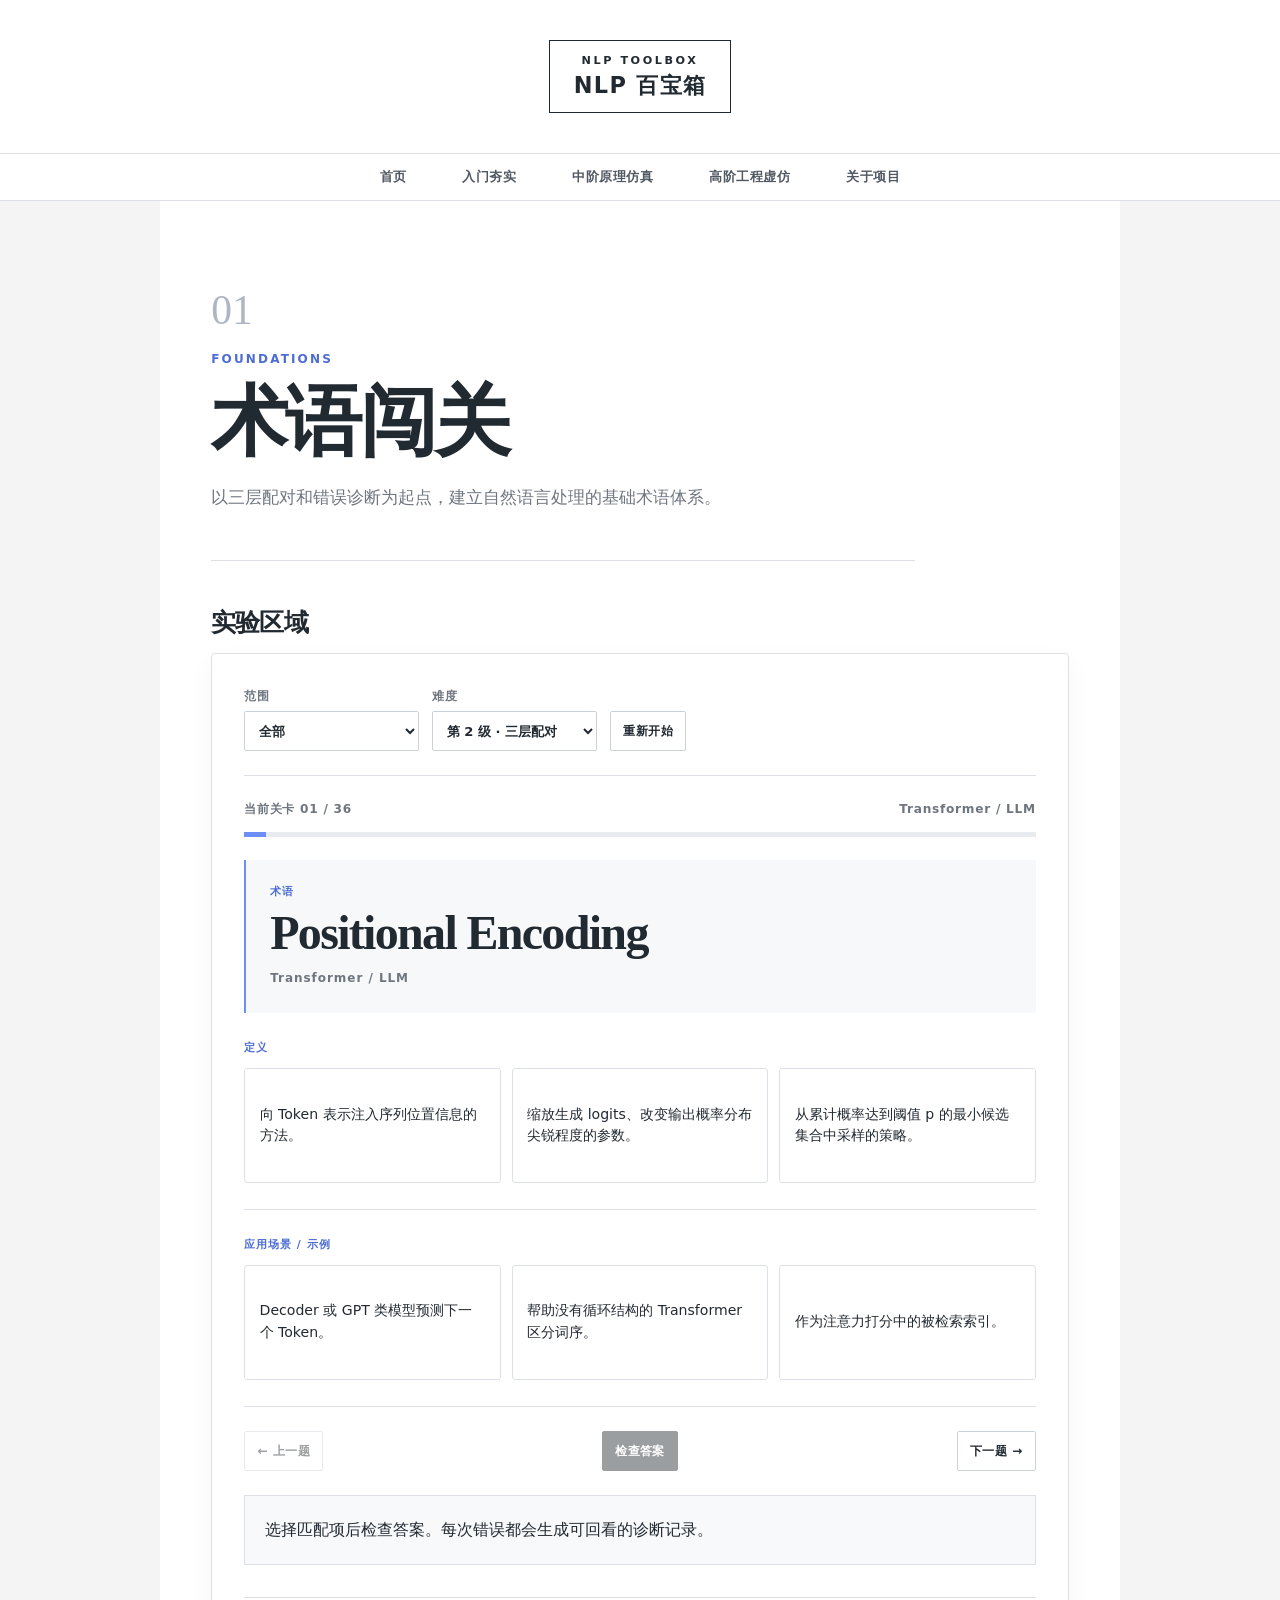
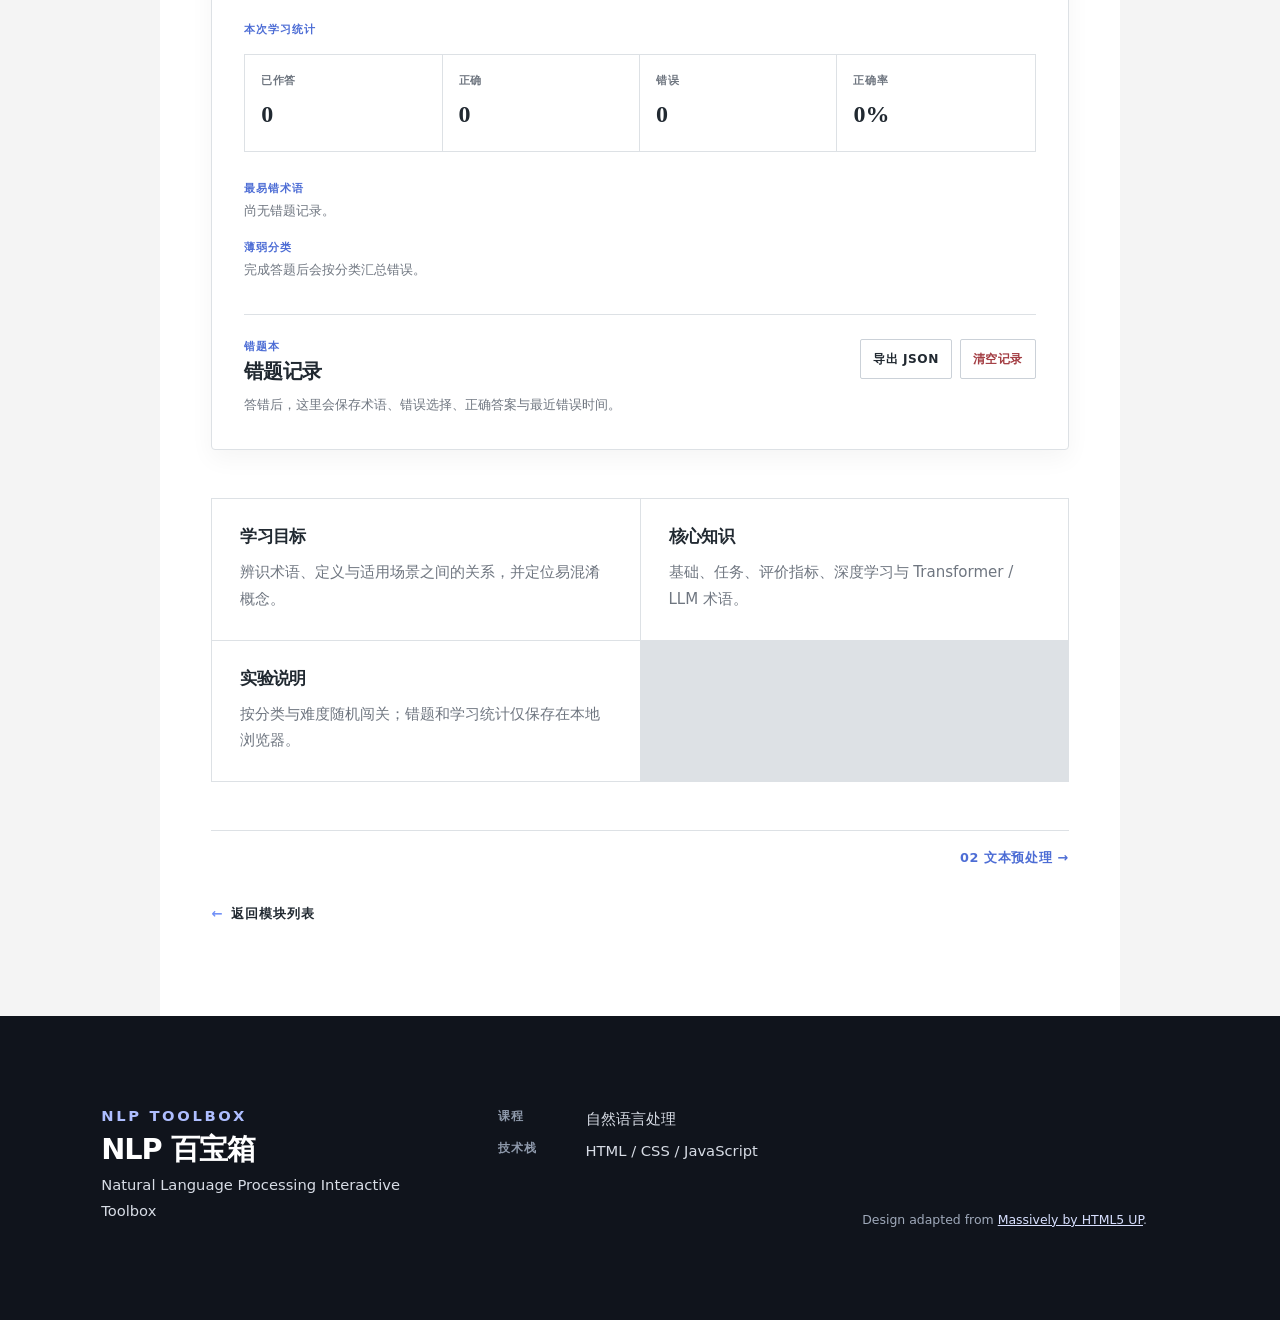
<file: pages/terminology.html>
<!doctype html>
<html lang="zh-CN"><head><meta charset="utf-8"><meta name="viewport" content="width=device-width, initial-scale=1"><meta name="description" content="术语闯关｜NLP 百宝箱"><title>术语闯关｜NLP 百宝箱</title><link rel="stylesheet" href="../assets/css/main.css"><link rel="stylesheet" href="../assets/css/responsive.css"><link rel="stylesheet" href="../assets/css/experiment.css"></head>
<body class="module-page"><a class="skip-link" href="#main-content">跳至主要内容</a><header class="site-header"><a class="brand" href="../index.html" aria-label="NLP 百宝箱首页"><span class="brand__en">NLP TOOLBOX</span><span class="brand__cn">NLP 百宝箱</span></a></header><nav class="primary-nav" aria-label="主导航"><div class="nav-wrap"><button class="nav-toggle" type="button" aria-expanded="false" aria-controls="primary-menu"><span>菜单</span><span class="nav-toggle__icon" aria-hidden="true"></span></button><ul id="primary-menu" class="nav-list"><li><a href="../index.html">首页</a></li><li><a class="is-active" href="../index.html#foundations">入门夯实</a></li><li><a href="../index.html#simulation">中阶原理仿真</a></li><li><a href="../index.html#engineering">高阶工程虚仿</a></li><li><a href="../index.html#about">关于项目</a></li></ul></div></nav>
<main id="main-content" class="experiment-main"><header class="module-intro"><span class="module-number">01</span><p class="kicker">FOUNDATIONS</p><h1>术语闯关</h1><p>以三层配对和错误诊断为起点，建立自然语言处理的基础术语体系。</p></header><section class="experiment-block"><h2>实验区域</h2><div class="experiment-shell" data-experiment="terminology" aria-live="polite"></div></section><section class="experiment-block module-knowledge"><section><h3>学习目标</h3><p>辨识术语、定义与适用场景之间的关系，并定位易混淆概念。</p></section><section><h3>核心知识</h3><p>基础、任务、评价指标、深度学习与 Transformer / LLM 术语。</p></section><section><h3>实验说明</h3><p>按分类与难度随机闯关；错题和学习统计仅保存在本地浏览器。</p></section></section><a class="back-link" href="../index.html#foundations"><span aria-hidden="true">←</span>返回模块列表</a></main>
<footer class="site-footer"><div><p class="kicker kicker--light">NLP TOOLBOX</p><h2>NLP 百宝箱</h2><p>Natural Language Processing Interactive Toolbox</p></div><div class="footer-meta"><p><span>课程</span>自然语言处理</p><p><span>技术栈</span>HTML / CSS / JavaScript</p></div><div class="attribution">Design adapted from <a href="https://html5up.net/massively">Massively by HTML5 UP</a>.</div></footer><script src="../assets/js/main.js"></script><script src="../assets/js/data/terminology-data.js"></script><script src="../assets/js/modules/terminology.js"></script></body></html>
</file>
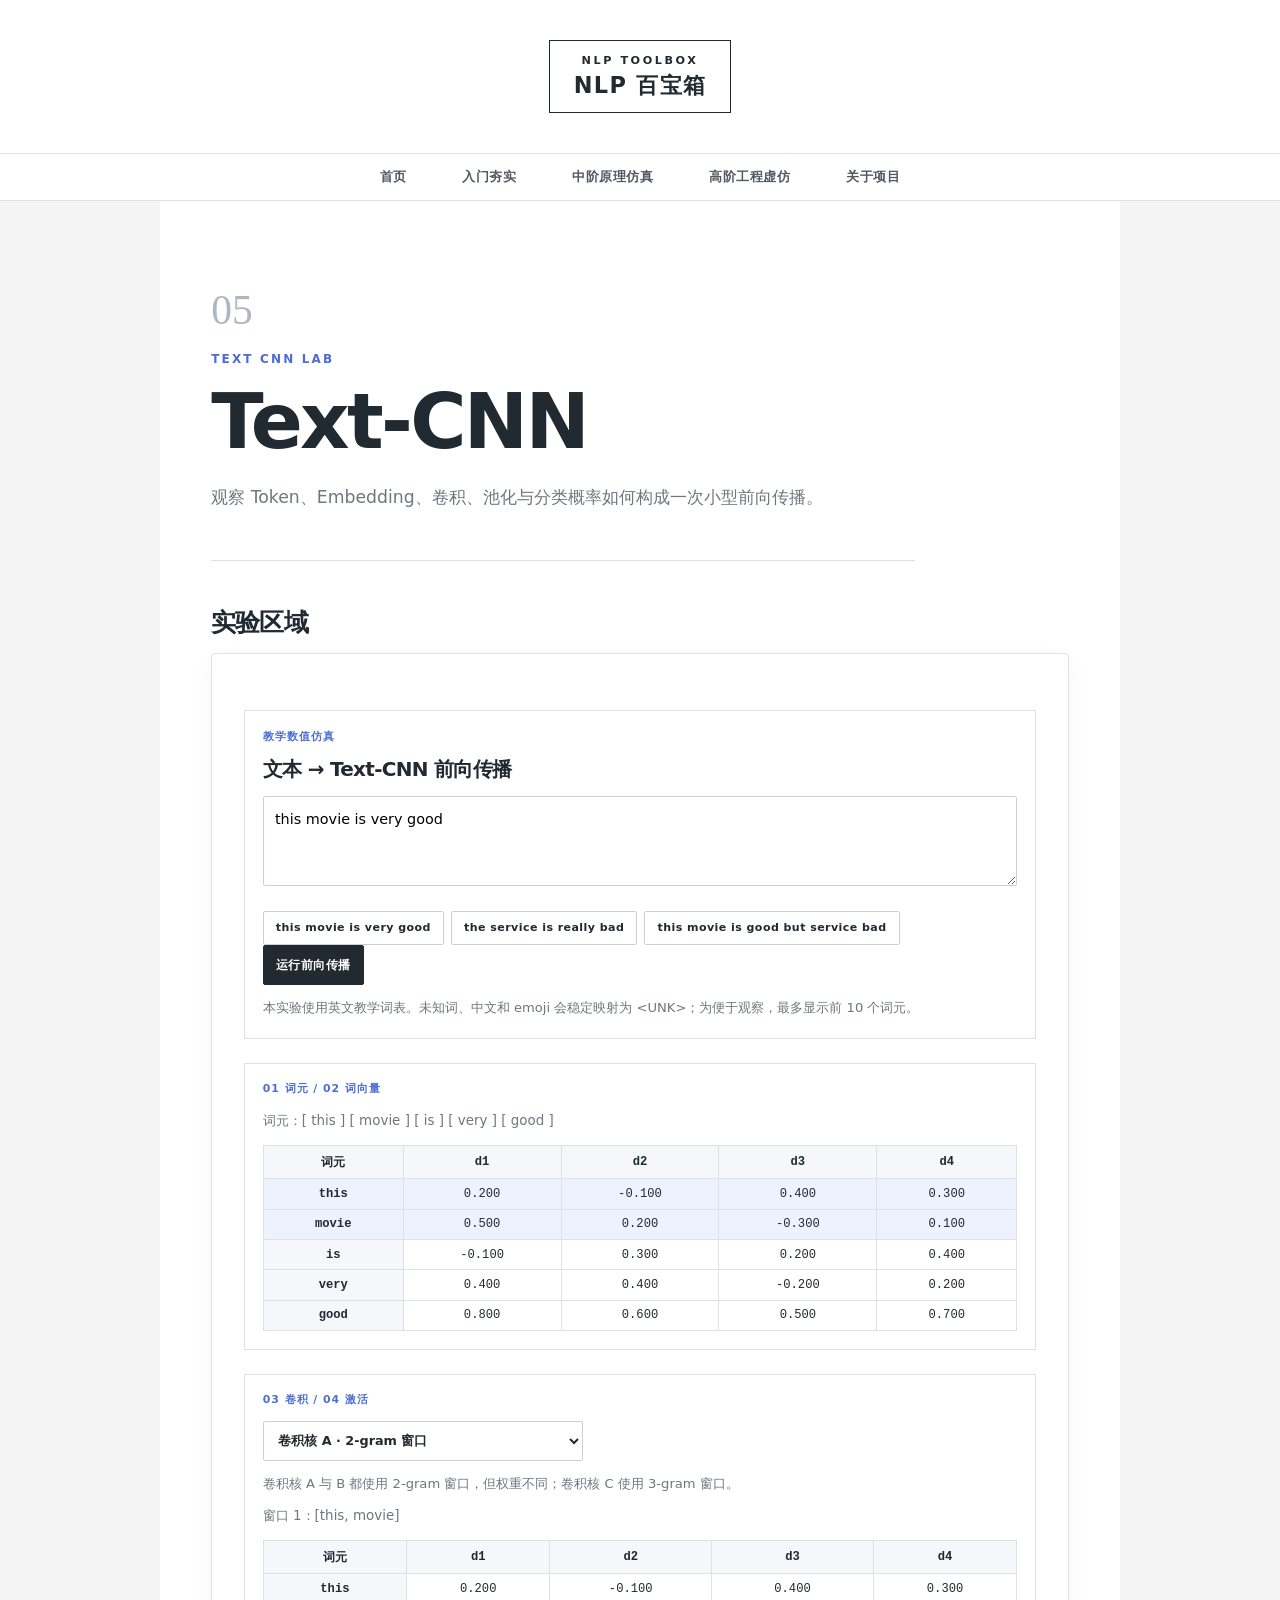
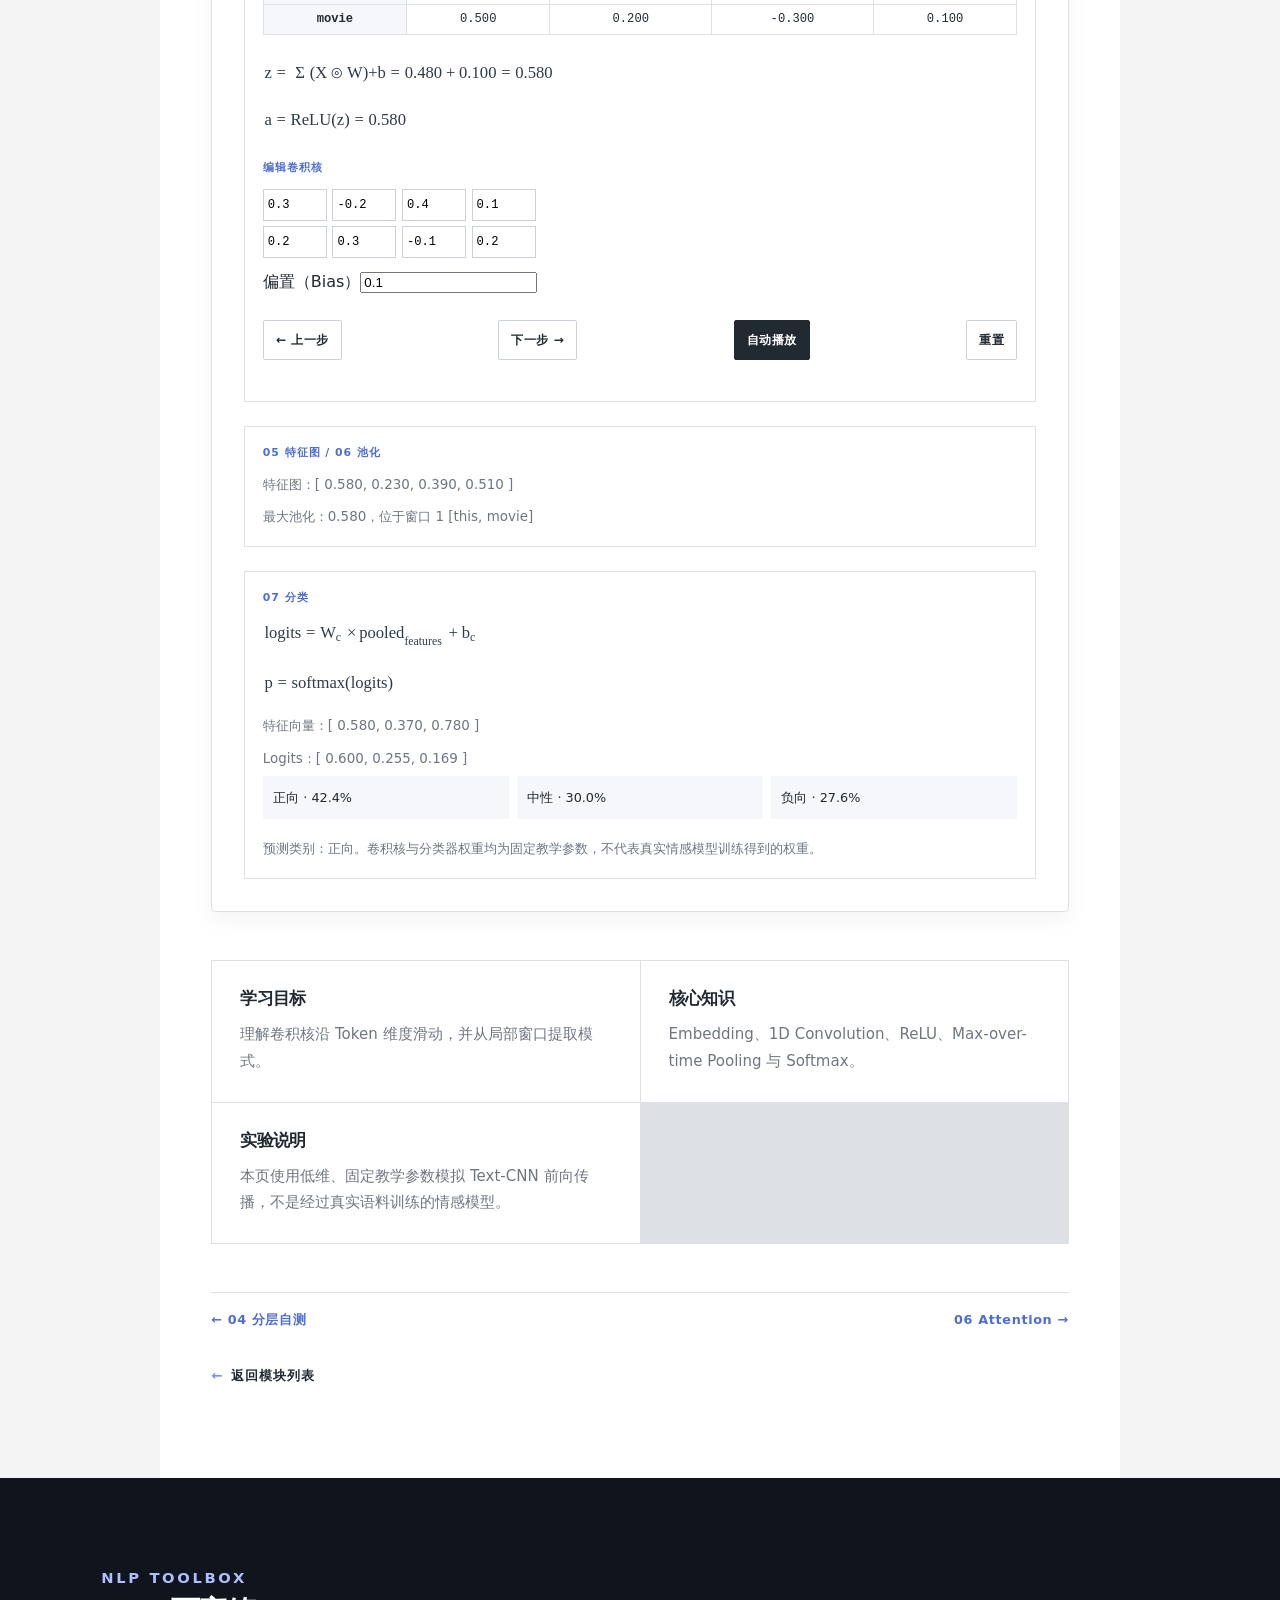
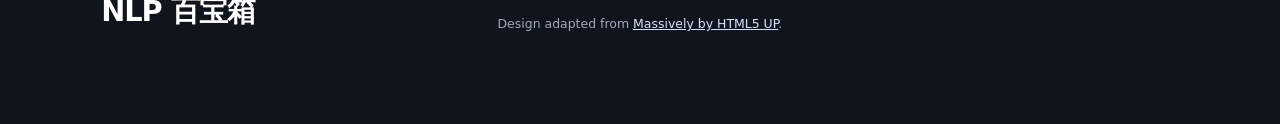
<file: pages/text-cnn.html>
<!doctype html><html lang="zh-CN"><head><meta charset="utf-8"><meta name="viewport" content="width=device-width, initial-scale=1"><title>Text-CNN｜NLP 百宝箱</title><link rel="stylesheet" href="../assets/css/main.css"><link rel="stylesheet" href="../assets/css/responsive.css"><link rel="stylesheet" href="../assets/css/experiment.css"><link rel="stylesheet" href="../assets/css/simulation.css"></head><body class="module-page"><a class="skip-link" href="#main-content">跳至主要内容</a><header class="site-header"><a class="brand" href="../index.html"><span class="brand__en">NLP TOOLBOX</span><span class="brand__cn">NLP 百宝箱</span></a></header><nav class="primary-nav" aria-label="主导航"><div class="nav-wrap"><button class="nav-toggle" type="button" aria-expanded="false" aria-controls="primary-menu"><span>菜单</span><span class="nav-toggle__icon" aria-hidden="true"></span></button><ul id="primary-menu" class="nav-list"><li><a href="../index.html">首页</a></li><li><a href="../index.html#foundations">入门夯实</a></li><li><a class="is-active" href="../index.html#simulation">中阶原理仿真</a></li><li><a href="../index.html#engineering">高阶工程虚仿</a></li><li><a href="../index.html#about">关于项目</a></li></ul></div></nav><main id="main-content" class="experiment-main"><header class="module-intro"><span class="module-number">05</span><p class="kicker">TEXT CNN LAB</p><h1>Text-CNN</h1><p>观察 Token、Embedding、卷积、池化与分类概率如何构成一次小型前向传播。</p></header><section class="experiment-block"><h2>实验区域</h2><div class="experiment-shell" data-experiment="text-cnn"></div></section><section class="experiment-block module-knowledge"><section><h3>学习目标</h3><p>理解卷积核沿 Token 维度滑动，并从局部窗口提取模式。</p></section><section><h3>核心知识</h3><p>Embedding、1D Convolution、ReLU、Max-over-time Pooling 与 Softmax。</p></section><section><h3>实验说明</h3><p>本页使用低维、固定教学参数模拟 Text-CNN 前向传播，不是经过真实语料训练的情感模型。</p></section></section><nav class="module-links"><a href="quiz.html">← 04 分层自测</a><a href="attention.html">06 Attention →</a></nav><a class="back-link" href="../index.html#simulation"><span>←</span>返回模块列表</a></main><footer class="site-footer"><div><p class="kicker kicker--light">NLP TOOLBOX</p><h2>NLP 百宝箱</h2></div><div class="attribution">Design adapted from <a href="https://html5up.net/massively">Massively by HTML5 UP</a>.</div></footer><script src="../assets/js/main.js"></script><script src="../assets/js/modules/model-simulations.js"></script><script src="../assets/js/data/simulation-data.js"></script><script src="../assets/js/modules/text-cnn.js"></script></body></html>
</file>
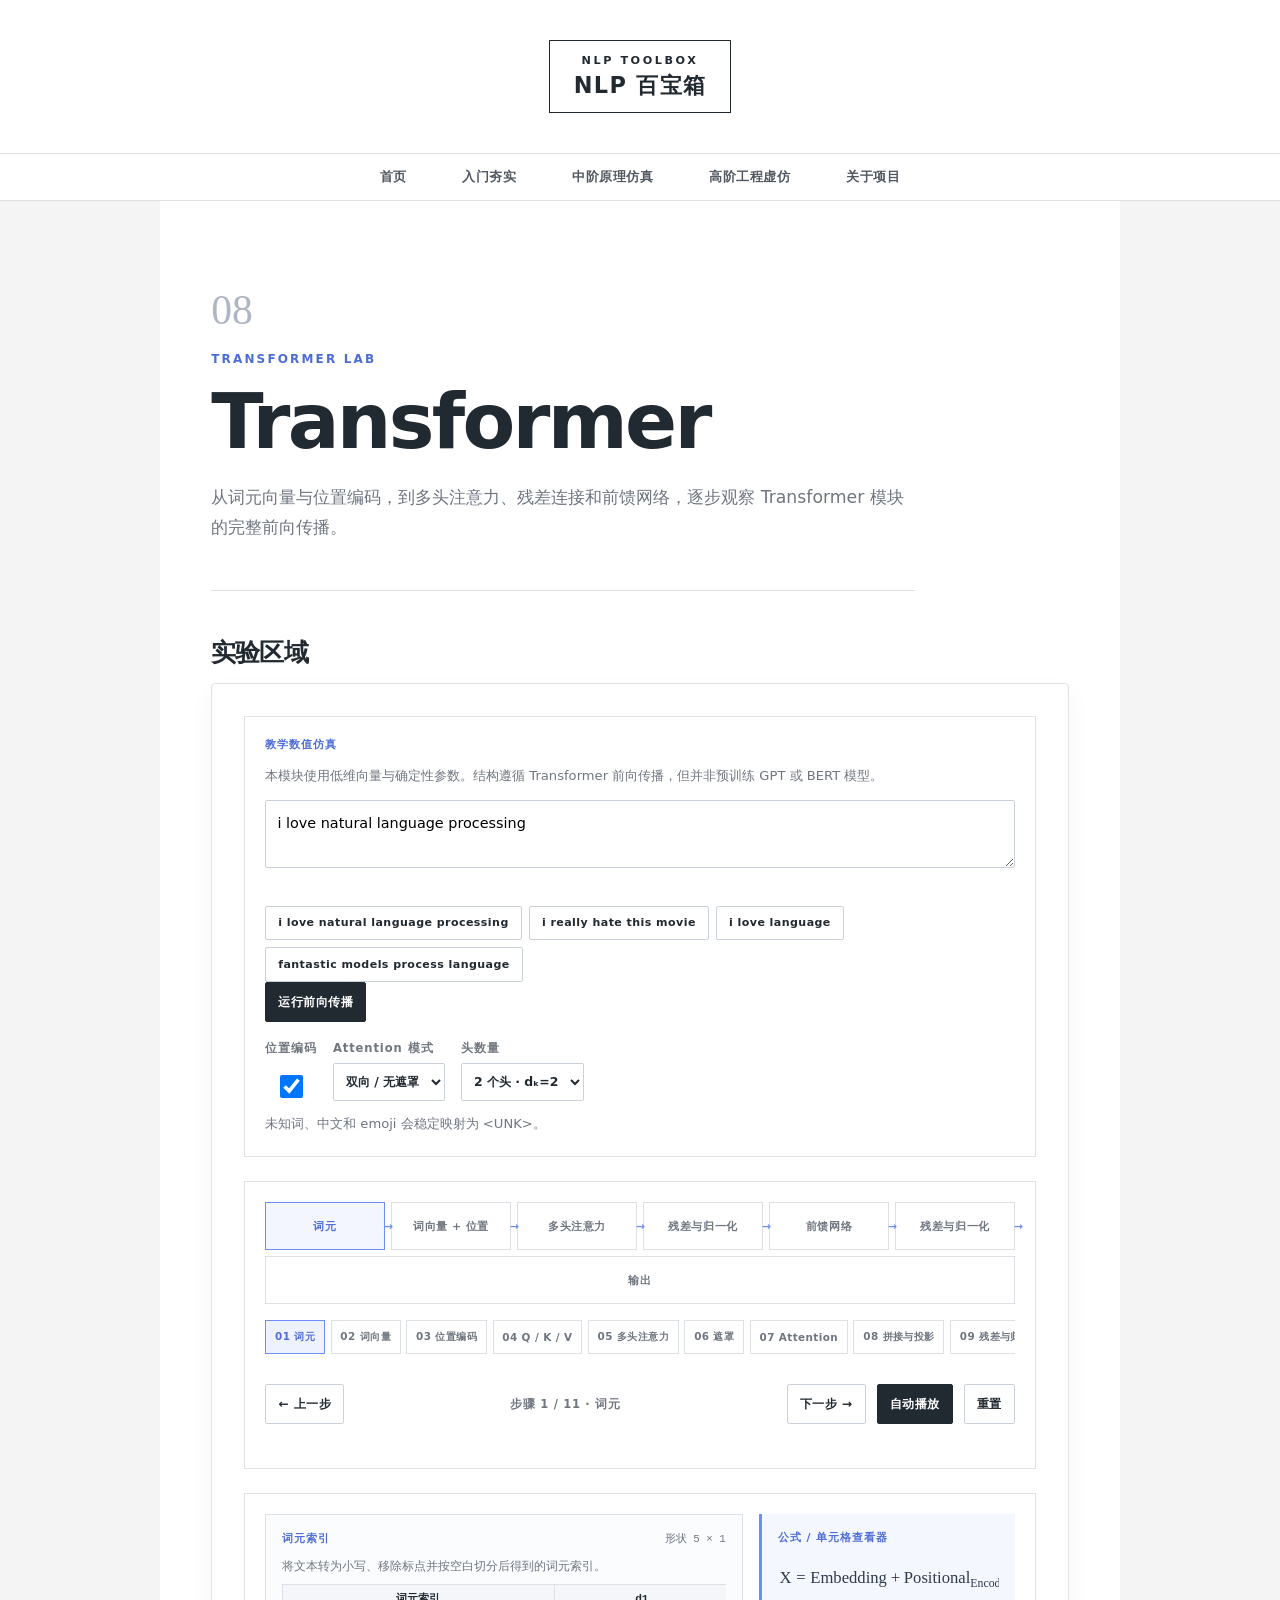
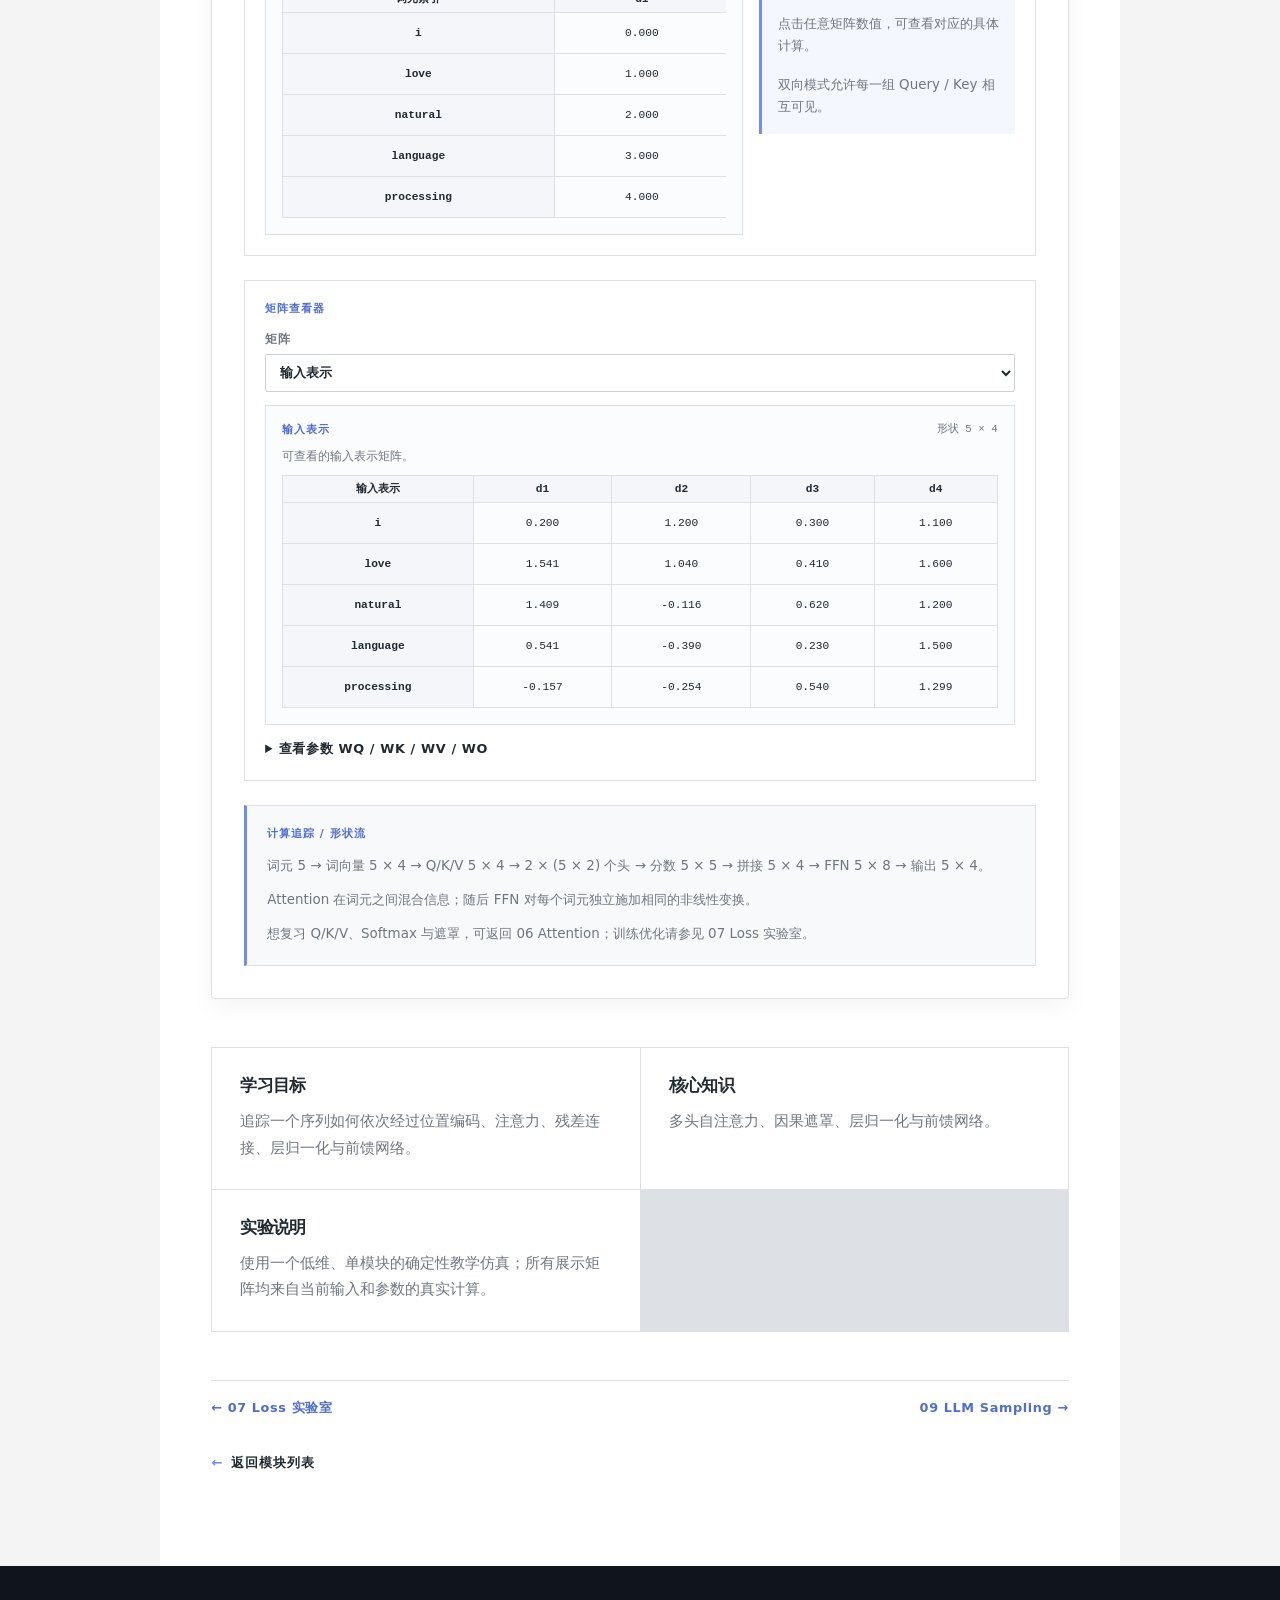
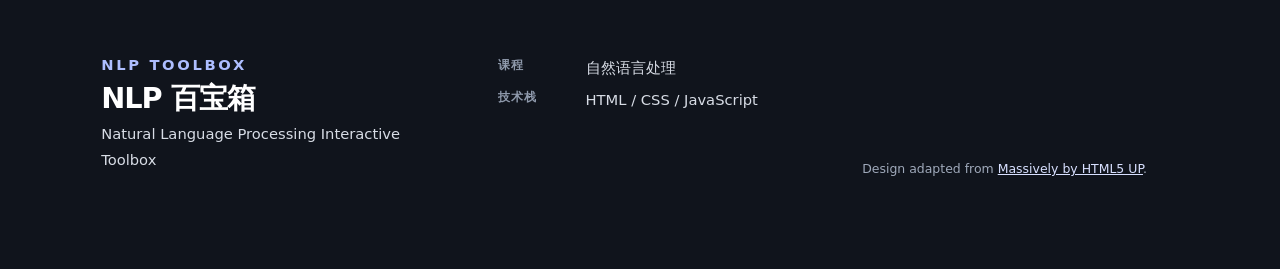
<file: pages/transformer.html>
<!doctype html>
<html lang="zh-CN">
<head>
  <meta charset="utf-8">
  <meta name="viewport" content="width=device-width, initial-scale=1">
  <meta name="description" content="Transformer 完整分步仿真工作台｜NLP 百宝箱">
  <title>Transformer｜NLP 百宝箱</title>
  <link rel="stylesheet" href="../assets/css/main.css">
  <link rel="stylesheet" href="../assets/css/responsive.css">
  <link rel="stylesheet" href="../assets/css/experiment.css">
  <link rel="stylesheet" href="../assets/css/transformer.css">
</head>
<body class="module-page">
  <a class="skip-link" href="#main-content">跳至主要内容</a>
  <header class="site-header"><a class="brand" href="../index.html" aria-label="NLP 百宝箱首页"><span class="brand__en">NLP TOOLBOX</span><span class="brand__cn">NLP 百宝箱</span></a></header>
  <nav class="primary-nav" aria-label="主导航"><div class="nav-wrap"><button class="nav-toggle" type="button" aria-expanded="false" aria-controls="primary-menu"><span>菜单</span><span class="nav-toggle__icon" aria-hidden="true"></span></button><ul id="primary-menu" class="nav-list"><li><a href="../index.html">首页</a></li><li><a href="../index.html#foundations">入门夯实</a></li><li><a href="../index.html#simulation">中阶原理仿真</a></li><li><a class="is-active" href="../index.html#engineering">高阶工程虚仿</a></li><li><a href="../index.html#about">关于项目</a></li></ul></div></nav>
  <main id="main-content" class="experiment-main">
    <header class="module-intro"><span class="module-number">08</span><p class="kicker">TRANSFORMER LAB</p><h1>Transformer</h1><p>从词元向量与位置编码，到多头注意力、残差连接和前馈网络，逐步观察 Transformer 模块的完整前向传播。</p></header>
    <section class="experiment-block"><h2>实验区域</h2><div class="experiment-shell" data-experiment="transformer"></div></section>
    <section class="experiment-block module-knowledge"><section><h3>学习目标</h3><p>追踪一个序列如何依次经过位置编码、注意力、残差连接、层归一化与前馈网络。</p></section><section><h3>核心知识</h3><p>多头自注意力、因果遮罩、层归一化与前馈网络。</p></section><section><h3>实验说明</h3><p>使用一个低维、单模块的确定性教学仿真；所有展示矩阵均来自当前输入和参数的真实计算。</p></section></section>
    <nav class="module-links"><a href="loss.html">← 07 Loss 实验室</a><a href="llm-sampling.html">09 LLM Sampling →</a></nav>
    <a class="back-link" href="../index.html#engineering"><span aria-hidden="true">←</span>返回模块列表</a>
  </main>
  <footer class="site-footer"><div><p class="kicker kicker--light">NLP TOOLBOX</p><h2>NLP 百宝箱</h2><p>Natural Language Processing Interactive Toolbox</p></div><div class="footer-meta"><p><span>课程</span>自然语言处理</p><p><span>技术栈</span>HTML / CSS / JavaScript</p></div><div class="attribution">Design adapted from <a href="https://html5up.net/massively">Massively by HTML5 UP</a>.</div></footer>
  <script src="../assets/js/main.js"></script>
  <script src="../assets/js/modules/transformer-algorithms.js"></script>
  <script src="../assets/js/data/transformer-data.js"></script>
  <script src="../assets/js/modules/transformer.js"></script>
</body>
</html>
</file>
<file: assets/css/main.css>
:root { --ink:#212931; --muted:#6f7680; --paper:#fff; --canvas:#f4f4f4; --line:#dde1e5; --line-dark:#cbd1d8; --hero:#10141c; --hero-2:#1b202b; --accent:#6e8ef7; --accent-deep:#4d6dd5; --shadow:0 9px 24px rgba(16,20,28,.045); --sans:system-ui,-apple-system,BlinkMacSystemFont,"Segoe UI","PingFang SC","Microsoft YaHei","Noto Sans SC",sans-serif; --display:Georgia,"Times New Roman","Songti SC","STSong",serif; --max:1180px; --gutter:clamp(1.25rem,4vw,3.5rem); }
* { box-sizing:border-box; } html { scroll-behavior:smooth; scroll-padding-top:4rem; } body { margin:0; background:var(--canvas); color:var(--ink); font-family:var(--sans); font-size:16px; line-height:1.75; } a { color:inherit; } .skip-link { position:absolute; z-index:10; left:1rem; top:-4rem; padding:.5rem .9rem; background:var(--paper); color:var(--ink); border:1px solid var(--ink); } .skip-link:focus { top:1rem; } :focus-visible { outline:3px solid var(--accent); outline-offset:4px; }
.hero { position:relative; min-height:100svh; display:grid; place-items:center; overflow:hidden; color:#fff; background:radial-gradient(circle at 50% 8%,#232b3d 0,var(--hero) 48%,#0c1017 100%); } .hero__grid { position:absolute; inset:0; opacity:.27; background-image:linear-gradient(rgba(255,255,255,.055) 1px,transparent 1px),linear-gradient(90deg,rgba(255,255,255,.055) 1px,transparent 1px); background-size:52px 52px; mask-image:linear-gradient(to bottom,transparent,black 30%,black 70%,transparent); } .hero__grid::after { content:""; position:absolute; inset:0; background-image:radial-gradient(circle,rgba(157,182,255,.7) 1px,transparent 1.5px); background-size:84px 91px; opacity:.3; } .hero__content { position:relative; z-index:1; width:min(760px,calc(100% - 2.5rem)); text-align:center; padding:6rem 0 7rem; } .kicker { margin:0; color:var(--accent-deep); font-size:.75rem; font-weight:750; letter-spacing:.18em; line-height:1.4; text-transform:uppercase; } .kicker--light { color:#aebeff; } h1,h2,h3,p { margin-top:0; } h1,h2,h3 { font-weight:700; letter-spacing:-.035em; line-height:1.14; } h1 { margin:1.25rem 0 .85rem; font-size:clamp(4rem,10vw,7.3rem); } .hero__statement { margin:0 0 1.3rem; font-family:var(--display); font-size:clamp(1.8rem,4vw,3.25rem); font-weight:400; line-height:1.3; letter-spacing:.02em; } .hero__description { max-width:39rem; margin:0 auto 2.2rem; color:#d3d8e3; font-size:1.04rem; } .button { display:inline-flex; align-items:center; justify-content:center; gap:.6rem; min-height:3rem; padding:.7rem 1.15rem; border:1px solid currentColor; border-radius:2px; font-size:.82rem; font-weight:750; letter-spacing:.08em; line-height:1; text-decoration:none; transition:color .2s,background .2s,transform .2s; } .button--light:hover { background:#fff; color:var(--hero); transform:translateY(-2px); } .scroll-cue { position:absolute; bottom:1.5rem; z-index:1; display:flex; flex-direction:column; align-items:center; gap:.55rem; color:#b9c1d1; font-size:.65rem; font-weight:700; letter-spacing:.14em; text-decoration:none; } .scroll-cue i { display:block; width:1px; height:1.6rem; background:#b9c1d1; animation:scrollPulse 1.8s ease-in-out infinite; } @keyframes scrollPulse { 50% { transform:scaleY(.55); transform-origin:top; opacity:.4; } }
.site-header { display:grid; place-items:center; min-height:11rem; padding:2.5rem var(--gutter); background:var(--paper); } .brand { display:grid; gap:.25rem; padding:.9rem 1.5rem .85rem; border:1px solid var(--ink); color:var(--ink); text-align:center; text-decoration:none; transition:color .2s,border-color .2s; } .brand:hover { border-color:var(--accent); color:var(--accent-deep); } .brand__en { font-size:.7rem; font-weight:800; letter-spacing:.23em; line-height:1; } .brand__cn { font-size:1.4rem; font-weight:800; letter-spacing:.06em; line-height:1.25; }
.primary-nav { position:sticky; top:0; z-index:5; border-top:1px solid var(--line); border-bottom:1px solid var(--line); background:rgba(255,255,255,.96); backdrop-filter:blur(9px); } .nav-wrap { width:min(var(--max),100%); margin:auto; } .nav-list { display:flex; justify-content:center; margin:0; padding:0; list-style:none; } .nav-list a { display:block; padding:1rem clamp(.8rem,2.1vw,1.7rem); border-inline:1px solid transparent; color:#505862; font-size:.84rem; font-weight:700; letter-spacing:.04em; line-height:1; text-decoration:none; transition:color .2s,background .2s; } .nav-list a:hover,.nav-list a.is-active { background:#f3f5f8; color:var(--ink); } .nav-list a.is-active { border-bottom:2px solid var(--accent); } .nav-toggle { display:none; }
.main-shell { width:min(var(--max),100%); margin:auto; background:var(--paper); } .featured,.module-section,.about-section { padding:clamp(4.5rem,9vw,8.5rem) var(--gutter); border-bottom:1px solid var(--line); } .section-heading { max-width:42rem; margin-bottom:3.6rem; } .section-heading--center { max-width:49rem; margin-inline:auto; text-align:center; } .section-heading h2,.about-section h2 { margin:.7rem 0 1.3rem; font-size:clamp(2.5rem,5vw,4.1rem); } .section-heading > p:last-child { color:var(--muted); }
.learning-path { display:grid; grid-template-columns:repeat(3,1fr); gap:0; margin:0; padding:0; list-style:none; border-top:1px solid var(--line); border-bottom:1px solid var(--line); } .learning-path li { position:relative; min-height:15rem; padding:2.2rem clamp(1.2rem,3vw,2.8rem); } .learning-path li + li { border-left:1px solid var(--line); } .learning-path li:not(:last-child)::after { content:"↓"; position:absolute; right:-.45rem; bottom:1.9rem; z-index:1; display:grid; place-items:center; width:.9rem; height:.9rem; background:var(--paper); color:var(--accent); font-size:.9rem; } .path-number,.module-number { display:block; color:#aeb6c3; font-family:var(--display); font-size:2.6rem; line-height:1; } .learning-path .kicker { margin:1.45rem 0 .5rem; } .learning-path h3 { margin:0 0 .7rem; font-size:1.5rem; } .learning-path p:last-child { color:var(--muted); font-size:.95rem; }
.module-section--tinted { background:#f8f9fa; } .module-grid { display:grid; border-top:1px solid var(--line); border-left:1px solid var(--line); } .module-grid--foundations { grid-template-columns:repeat(2,1fr); } .module-grid--simulation { grid-template-columns:repeat(3,1fr); } .module-grid--engineering { grid-template-columns:repeat(2,1fr); } .module-card { display:flex; min-height:21rem; flex-direction:column; padding:2.25rem clamp(1.5rem,3.2vw,3rem); border-right:1px solid var(--line); border-bottom:1px solid var(--line); background:var(--paper); transition:box-shadow .22s,transform .22s; } .module-card:hover { position:relative; z-index:1; box-shadow:var(--shadow); transform:translateY(-3px); } .module-card .kicker { margin:1.25rem 0 .8rem; } .module-card h3 { margin:0 0 1rem; font-size:clamp(1.6rem,3vw,2.25rem); } .module-card > p:not(.kicker) { max-width:28rem; margin-bottom:1.6rem; color:var(--muted); font-size:.96rem; } .module-card a { margin-top:auto; color:var(--ink); font-size:.8rem; font-weight:750; letter-spacing:.07em; text-decoration:none; } .module-card a span { color:var(--accent); transition:transform .2s; } .module-card a:hover span { display:inline-block; transform:translateX(4px); }
.module-card--diagram { min-height:27rem; } .card-diagram { height:5rem; margin:.2rem 0 1.5rem; border-top:1px solid var(--line); border-bottom:1px solid var(--line); } .diagram-cnn { display:flex; align-items:center; gap:.5rem; } .diagram-cnn i { width:1.3rem; height:3.6rem; border:1px solid var(--accent); background:repeating-linear-gradient(0deg,transparent 0 7px,rgba(110,142,247,.25) 7px 8px); } .diagram-cnn b { width:2.5rem; height:2.5rem; margin-left:auto; border:1px solid #aeb6c3; background:repeating-linear-gradient(90deg,transparent 0 6px,#dfe4ee 6px 7px); } .diagram-attention { display:grid; grid-template-columns:repeat(3,1fr); grid-template-rows:repeat(3,1fr); gap:3px; padding:.9rem 0; } .diagram-attention i { background:rgba(110,142,247,.16); } .diagram-attention i:nth-child(2),.diagram-attention i:nth-child(5),.diagram-attention i:nth-child(8) { background:rgba(110,142,247,.72); } .diagram-loss { display:grid; place-items:center; } .diagram-loss svg { width:100%; } .diagram-loss path { stroke:var(--accent); stroke-width:2; } .module-card--feature { min-height:28rem; } .feature-diagram { display:flex; align-items:center; height:7rem; margin:.2rem 0 1.7rem; border-top:1px solid var(--line); border-bottom:1px solid var(--line); } .transformer-diagram { gap:.6rem; color:var(--muted); font-size:.58rem; font-weight:750; letter-spacing:.08em; } .transformer-diagram span { display:grid; place-items:center; width:3.1rem; height:3.1rem; border:1px solid var(--line-dark); text-align:center; } .transformer-diagram i { flex:1; height:1px; background:var(--accent); } .sampling-diagram { align-items:flex-end; gap:.65rem; padding:1rem 0; } .sampling-diagram i { width:1.25rem; height:var(--h); background:var(--accent); opacity:.6; } .sampling-diagram i:nth-child(2n) { opacity:.9; }
.about-section { display:grid; grid-template-columns:1fr 1.25fr; gap:clamp(2rem,8vw,8rem); align-items:start; } .about-section__content p { color:var(--muted); font-size:1.06rem; } .technology-list { display:flex; flex-wrap:wrap; gap:.5rem; margin:2rem 0 0; padding:0; list-style:none; } .technology-list li { padding:.35rem .6rem; border:1px solid var(--line); color:#59616c; font-size:.67rem; font-weight:750; letter-spacing:.07em; }
.site-footer { display:grid; grid-template-columns:1.1fr 1fr 1fr; gap:3rem; padding:clamp(3rem,7vw,6rem) max(var(--gutter),calc((100% - var(--max))/2 + var(--gutter))); color:#d7dce5; background:var(--hero); } .site-footer h2 { margin:.4rem 0; color:#fff; font-size:1.8rem; } .site-footer p { margin-bottom:.4rem; font-size:.92rem; } .footer-meta p { display:flex; gap:1rem; } .footer-meta span { min-width:4.5rem; color:#8f9aac; font-size:.72rem; font-weight:700; letter-spacing:.1em; } .attribution { align-self:end; color:#9fa9ba; font-size:.78rem; line-height:1.7; } .site-footer a { color:#d8e0ff; }
@media (prefers-reduced-motion:reduce) { html { scroll-behavior:auto; } *,*::before,*::after { animation-duration:.01ms !important; animation-iteration-count:1 !important; scroll-behavior:auto !important; transition-duration:.01ms !important; } }
.learning-path { grid-template-columns:repeat(5,1fr); }.module-grid--extensions { grid-template-columns:repeat(3,1fr); }.module-grid--decision { grid-template-columns:minmax(0,1fr); }.diagram-bpe,.diagram-retrieval,.diagram-beam { display:flex; align-items:center; gap:.55rem; color:#657080; font-size:.67rem; font-weight:750; letter-spacing:.04em; }.diagram-bpe span,.diagram-bpe strong,.diagram-retrieval span,.diagram-retrieval b,.diagram-beam span { padding:.45rem .55rem; border:1px solid var(--line-dark); background:#fff; }.diagram-bpe i,.diagram-retrieval i { color:var(--accent); font-style:normal; }.diagram-bpe strong { color:var(--accent-deep); }.diagram-retrieval { display:grid; grid-template-columns:repeat(2,minmax(0,1fr)); grid-template-rows:auto auto auto; gap:.35rem .5rem; align-content:center; height:7rem; padding:.55rem 0; }.diagram-retrieval span { grid-column:1 / -1; justify-self:start; }.diagram-retrieval i { grid-column:1 / -1; justify-self:center; line-height:1; }.diagram-retrieval b { min-width:0; padding:.5rem .4rem; font-size:.6rem; line-height:1.35; text-align:center; white-space:normal; }.diagram-beam { display:grid; grid-template-columns:auto 1fr; grid-template-rows:1fr 1fr; align-content:center; }.diagram-beam span { grid-row:span 2; }.diagram-beam i { font-style:normal; }.extensions-chain { margin-top:2rem; padding:1.2rem 0 0; border-top:1px solid var(--line); }.extensions-chain > p:last-child { display:flex; flex-wrap:wrap; align-items:center; gap:.5rem .75rem; margin:.45rem 0 0; }.extensions-chain strong { color:var(--ink); font-size:.75rem; letter-spacing:.06em; }.extensions-chain span { color:var(--muted); font-size:.8rem; }.extensions-chain b { color:var(--accent); font-weight:400; }.module-card--decision { min-height:29rem; }.decision-card-content { display:grid; grid-template-columns:minmax(0,1fr) minmax(17rem,.82fr); gap:clamp(1.5rem,6vw,5rem); align-items:center; margin:.1rem 0 1.7rem; }.decision-card-content > div:first-child > p { max-width:34rem; margin:0; color:var(--muted); font-size:1rem; }.decision-capabilities { display:flex; flex-wrap:wrap; gap:.5rem; margin:1.25rem 0 0; padding:0; list-style:none; }.decision-capabilities li { padding:.34rem .58rem; border:1px solid var(--line); color:#59616c; font-size:.68rem; font-weight:750; letter-spacing:.06em; }.decision-diagram { display:grid; justify-items:center; gap:.45rem; min-height:12.5rem; padding:1rem; border-top:1px solid var(--line); border-bottom:1px solid var(--line); color:#657080; font-size:.67rem; font-weight:800; letter-spacing:.09em; text-align:center; }.decision-diagram > span { min-width:7.8rem; padding:.42rem .6rem; border:1px solid var(--line-dark); background:#fff; }.decision-diagram > i { color:var(--accent); font-style:normal; }.decision-diagram__types { display:flex; flex-wrap:wrap; justify-content:center; gap:.35rem; }.decision-diagram__types b { padding:.35rem .45rem; border:1px solid var(--line); background:#f7f8fa; font-size:.6rem; }.decision-diagram__result { border-color:var(--accent) !important; color:var(--accent-deep); }.decision-diagram small { color:var(--muted); font-size:.58rem; font-weight:700; letter-spacing:.05em; }
@media (min-width:761px) and (max-width:1100px) { .nav-list a { padding-inline:.75rem; font-size:.78rem; }.learning-path { grid-template-columns:repeat(2,1fr); }.learning-path li:nth-child(3) { border-left:0; border-top:1px solid var(--line); }.learning-path li:nth-child(4) { border-top:1px solid var(--line); }.learning-path li:nth-child(5) { grid-column:span 2; border-left:0; border-top:1px solid var(--line); }.module-grid--extensions { grid-template-columns:repeat(2,1fr); }.module-grid--extensions .module-card:last-child { grid-column:span 2; } .decision-card-content { grid-template-columns:1fr; gap:1.5rem; } }
@media (max-width:760px) { .module-grid--decision { grid-template-columns:1fr; } .module-card--decision { min-height:19rem; } .decision-card-content { grid-template-columns:1fr; gap:1.5rem; } }
</file>
<file: assets/css/responsive.css>
@media (max-width:760px) { .site-header { min-height:8.5rem; } .primary-nav { position:sticky; } .nav-toggle { display:flex; width:100%; align-items:center; justify-content:space-between; padding:1rem var(--gutter); border:0; background:transparent; color:var(--ink); font:700 .78rem/1 var(--sans); letter-spacing:.11em; text-transform:uppercase; } .nav-toggle__icon,.nav-toggle__icon::before,.nav-toggle__icon::after { display:block; width:1.15rem; height:1px; background:currentColor; content:""; } .nav-toggle__icon { position:relative; } .nav-toggle__icon::before { position:absolute; top:-.35rem; } .nav-toggle__icon::after { position:absolute; top:.35rem; } .nav-list { display:none; border-top:1px solid var(--line); } .nav-list.is-open { display:block; } .nav-list a { padding:1rem var(--gutter); border-bottom:1px solid var(--line); } .nav-list li:last-child a { border-bottom:0; } .learning-path,.module-grid--foundations,.module-grid--simulation,.module-grid--engineering,.module-grid--extensions,.module-grid--decision,.about-section,.site-footer { grid-template-columns:1fr; } .learning-path li + li { border-top:1px solid var(--line); border-left:0; } .learning-path li { min-height:auto; } .learning-path li:not(:last-child)::after { right:1.5rem; bottom:-.5rem; } .module-card,.module-card--diagram,.module-card--feature,.module-card--decision { min-height:19rem; } .decision-card-content { grid-template-columns:1fr; gap:1.5rem; } .about-section { gap:1rem; } .site-footer { gap:1.8rem; } .footer-meta p { margin-bottom:.2rem; } }
@media (min-width:761px) and (max-width:960px) { .module-grid--simulation { grid-template-columns:repeat(2,1fr); } .module-grid--simulation .module-card:last-child { grid-column:span 2; } .site-footer { grid-template-columns:1fr 1fr; } .attribution { grid-column:span 2; } }
@media (max-width:430px) { .hero__content { padding-top:4rem; } h1 { font-size:3.7rem; } .hero__statement { font-size:1.85rem; } .featured,.module-section,.about-section { padding-top:3.8rem; padding-bottom:3.8rem; } .section-heading { margin-bottom:2.5rem; } .section-heading h2,.about-section h2 { font-size:2.4rem; } .transformer-diagram { gap:.3rem; } .transformer-diagram span { width:2.5rem; height:2.5rem; font-size:.5rem; } }
</file>
<file: assets/css/experiment.css>
.module-page { min-height:100vh; background:var(--canvas); }
.module-page .site-header { min-height:8.5rem; }
.experiment-main { width:min(960px,100%); margin:auto; padding:clamp(3rem,7vw,6rem) var(--gutter); background:var(--paper); }
.module-intro { max-width:44rem; padding-bottom:3rem; border-bottom:1px solid var(--line); }
.module-intro .module-number { margin-bottom:1.2rem; }
.module-intro h1 { margin:.65rem 0 1rem; font-size:clamp(2.8rem,6vw,5rem); }
.module-intro > p:last-child { margin:0; color:var(--muted); font-size:1.08rem; }
.experiment-block { margin:3rem 0; }
.experiment-block h2 { margin-bottom:1rem; font-size:1.55rem; }
.experiment-shell { display:grid; place-items:center; min-height:17rem; padding:2rem; border:1px solid var(--line); border-radius:4px; background:#fff; box-shadow:var(--shadow); text-align:center; }
.module-knowledge { display:grid; grid-template-columns:repeat(2,1fr); gap:1px; border:1px solid var(--line); background:var(--line); }
.module-knowledge section { padding:1.75rem; background:var(--paper); }
.module-knowledge h3 { margin-bottom:.8rem; font-size:1.05rem; }
.module-knowledge p { margin:0; color:var(--muted); font-size:.94rem; }
.back-link { display:inline-flex; margin-top:2rem; color:var(--ink); font-size:.83rem; font-weight:750; letter-spacing:.07em; text-decoration:none; }
.back-link span { margin-right:.5rem; color:var(--accent); }
.module-links { display:flex; justify-content:space-between; gap:1rem; margin-top:2rem; padding-top:1rem; border-top:1px solid var(--line); }
.module-links a { color:var(--accent-deep); font-size:.8rem; font-weight:750; letter-spacing:.05em; text-decoration:none; }

/* Stage 2 experiment components: contained inside Experiment Shell. */
.experiment-shell--tool { display:block; min-height:0; padding:clamp(1rem,3vw,2rem); text-align:left; }
.tool-label { margin:0; color:var(--accent-deep); font-family:var(--sans); font-size:.68rem; font-style:normal; font-weight:800; letter-spacing:.09em; line-height:1.4; text-transform:uppercase; }
.tool-button { min-height:2.5rem; padding:.55rem .75rem; border:1px solid var(--line-dark); border-radius:2px; background:#fff; color:var(--ink); cursor:pointer; font:750 .76rem/1 var(--sans); letter-spacing:.04em; transition:border-color .18s,background .18s,color .18s; }
.tool-button:hover:not(:disabled) { border-color:var(--accent); color:var(--accent-deep); }
.tool-button:disabled { cursor:not-allowed; opacity:.45; }
.tool-button--primary { border-color:var(--ink); background:var(--ink); color:#fff; }
.tool-button--primary:hover:not(:disabled) { background:var(--accent-deep); color:#fff; }
.tool-button--danger { color:#a33d43; }

/* Local MathML rendering. Formulas stay readable without network fonts or libraries. */
.formula,.formula-inline { color:#2f3b49; }
.formula { max-width:100%; overflow-x:auto; padding:.45rem .1rem; }
.formula[data-math-rendered="true"] { font-family:inherit !important; }
.formula math { display:block; width:max-content; min-width:100%; margin:0; font-family:"STIX Two Math","Cambria Math","Times New Roman",serif; font-size:1.04rem; line-height:1.5; text-align:left; }
.formula-inline { display:inline-flex; max-width:100%; overflow-x:auto; vertical-align:middle; }
.formula-inline math { font-family:"STIX Two Math","Cambria Math","Times New Roman",serif; font-size:1em; }
.formula math mfrac { padding-inline:.12em; }
.formula math mtext,.formula-inline math mtext { font-family:var(--sans); font-size:.88em; }
.metric-card .formula math { min-width:0; font-size:.94rem; }
@media (max-width:520px) { .formula math { font-size:.94rem; } }

/* Shared typography for blue-edge explanatory callouts across modules 02–13. */
.experiment-shell--tool :is(
  .insight-panel,
  .step-summary,
  .loss-concepts,
  .transformer-trace,
  .sampling-explanation,
  .bpe-explanation,
  .bpe-note,
  .retrieval-explanation,
  .beam-explanation,
  .jev-result,
  .jev-policy
) > .tool-label {
  margin:0 0 .85rem;
}

.experiment-shell--tool :is(
  .insight-panel,
  .recommendation,
  .step-summary,
  .loss-concepts,
  .transformer-trace,
  .sampling-explanation,
  .bpe-explanation,
  .bpe-note,
  .retrieval-explanation,
  .beam-explanation,
  .jev-result,
  .jev-policy
) > p:not(.tool-label):not(.formula):not(.jev-note) {
  margin:.75rem 0 0;
  color:var(--muted);
  font-family:var(--sans);
  font-size:.84rem;
  font-style:normal;
  font-weight:500;
  line-height:1.65;
}

.experiment-shell--tool :is(
  .insight-panel,
  .step-summary,
  .loss-concepts,
  .transformer-trace,
  .sampling-explanation,
  .bpe-explanation,
  .bpe-note,
  .retrieval-explanation,
  .beam-explanation,
  .jev-result,
  .jev-policy
) > .tool-label + p:not(.formula) {
  margin-top:0;
}

.experiment-shell--tool .recommendation > strong {
  display:block;
  color:var(--accent-deep);
  font-family:var(--sans);
  font-size:.68rem;
  font-style:normal;
  font-weight:800;
  letter-spacing:.09em;
  line-height:1.4;
}

.experiment-shell--tool .transformer-formula > p:not(.tool-label):not(.formula) {
  color:var(--muted);
  font-family:var(--sans);
  font-size:.84rem;
  font-style:normal;
  font-weight:500;
  line-height:1.65;
}

/* Terminology challenge */
.tool-controls { display:flex; flex-wrap:wrap; gap:.8rem; align-items:end; padding-bottom:1.5rem; border-bottom:1px solid var(--line); }
.select-label { display:grid; gap:.3rem; color:var(--muted); font-size:.72rem; font-weight:750; letter-spacing:.08em; }
.select-label select,.pipeline-add select,.pipeline-row select,.custom-stopwords input { min-height:2.5rem; padding:.4rem .6rem; border:1px solid var(--line-dark); border-radius:2px; background:#fff; color:var(--ink); font:600 .82rem var(--sans); }
.tool-progress { padding:1.45rem 0; }.progress-meta { display:flex; justify-content:space-between; gap:1rem; color:var(--muted); font-size:.76rem; font-weight:700; letter-spacing:.06em; }.progress-track { height:5px; margin-top:.7rem; overflow:hidden; background:#e8ebef; }.progress-track i { display:block; height:100%; background:var(--accent); transition:width .25s ease; }
.term-question { padding:1.5rem; border-left:2px solid var(--accent); background:#f7f8fa; }.term-question h3 { margin:.45rem 0; font-family:var(--display); font-size:clamp(2rem,5vw,3rem); }.term-category { margin:0; color:var(--muted); font-size:.75rem; font-weight:750; letter-spacing:.08em; }
.term-choice-group { padding:1.65rem 0; border-bottom:1px solid var(--line); }.term-options { display:grid; grid-template-columns:repeat(3,1fr); gap:.7rem; margin-top:.8rem; }.term-option { min-height:7.2rem; padding:.9rem; border:1px solid var(--line); border-radius:3px; background:#fff; color:var(--ink); cursor:pointer; font:500 .88rem/1.55 var(--sans); text-align:left; transition:border-color .18s,background .18s,transform .18s; }.term-option:hover:not(:disabled),.term-option.is-selected { border-color:var(--accent); background:#f3f6ff; }.term-option:hover:not(:disabled) { transform:translateY(-1px); }.term-option.is-correct { border-color:#4d9466; background:#edf7f0; }.term-option.is-wrong { border-color:#bf555c; background:#fdf0f0; }.choice-note,.input-help,.empty-note { margin:.75rem 0 0; color:var(--muted); font-size:.82rem; }
.tool-navigation { display:flex; justify-content:space-between; gap:.7rem; padding:1.5rem 0; }.term-feedback { padding:1.25rem; border:1px solid var(--line); background:#f8f9fa; }.term-feedback--correct { border-left:3px solid #4d9466; background:#f1f8f3; }.term-feedback--wrong { border-left:3px solid #bf555c; background:#fdf4f4; }.feedback-status { margin-bottom:1rem !important; color:var(--ink) !important; font-size:.79rem; font-weight:800; letter-spacing:.07em; }.diagnostic-list { display:grid; gap:.75rem; margin:0; }.diagnostic-list div { display:grid; grid-template-columns:7rem 1fr; gap:1rem; }.diagnostic-list dt { color:var(--muted); font-size:.76rem; font-weight:750; }.diagnostic-list dd { margin:0; font-size:.86rem; }
.term-summary { margin-top:2rem; padding-top:1.5rem; border-top:1px solid var(--line); }.stat-grid { display:grid; grid-template-columns:repeat(4,1fr); margin:1rem 0; border:1px solid var(--line); }.stat-grid div { padding:1rem; border-right:1px solid var(--line); }.stat-grid div:last-child { border-right:0; }.stat-grid span,.output-meta span { display:block; color:var(--muted); font-size:.68rem; font-weight:750; letter-spacing:.06em; }.stat-grid strong,.output-meta strong { display:block; margin-top:.2rem; font-family:var(--display); font-size:1.5rem; }.mistakes-preview { padding-top:.8rem; }.mistakes-preview p:not(.tool-label) { margin:.25rem 0; color:var(--muted); font-size:.82rem; }
.mistake-book { margin-top:2rem; padding-top:1.5rem; border-top:1px solid var(--line); }.book-heading,.panel-heading { display:flex; justify-content:space-between; gap:1rem; align-items:start; }.mistake-book h3,.preprocess-panel h3,.trace-panel h3,.output-panel h3,.insight-panel h3,.compare-panel h3,.pitfalls-panel h3 { margin:.35rem 0 0; font-size:1.25rem; }.book-actions { display:flex; flex-wrap:wrap; gap:.5rem; }.mistake-record { padding:1rem 0; border-bottom:1px solid var(--line); }.mistake-record h4 { margin:0 0 .4rem; font-size:1rem; }.mistake-record p { margin:.25rem 0 !important; color:var(--muted); font-size:.82rem; }

/* Preprocessing lab */
.preprocess-top { display:grid; grid-template-columns:1fr 1.15fr; gap:1.5rem; }.preprocess-panel,.trace-panel,.output-panel,.insight-panel,.compare-panel,.pitfalls-panel,.pipeline-warnings,.custom-stopwords { padding:1.25rem; border:1px solid var(--line); background:#fff; }.preprocess-input-panel h3 { margin-bottom:.75rem; }.preprocess-input-panel textarea { width:100%; resize:vertical; padding:.8rem; border:1px solid var(--line-dark); border-radius:2px; color:var(--ink); font:400 .92rem/1.6 var(--sans); }.input-actions { display:flex; align-items:center; justify-content:space-between; gap:.75rem; }.input-actions .tool-button { flex:0 0 auto; min-width:7rem; white-space:nowrap; }.input-actions .input-help { margin:0; }.example-list { display:flex; flex-wrap:wrap; gap:.45rem; margin-top:1rem; }.example-list .tool-button { min-height:2.15rem; font-size:.69rem; }
.pipeline-rows { margin-top:1rem; border-top:1px solid var(--line); }.pipeline-row { display:grid; grid-template-columns:auto 1fr auto auto; gap:.8rem; align-items:center; padding:.8rem 0; border-bottom:1px solid var(--line); }.pipeline-row.is-disabled { opacity:.52; }.pipeline-status { display:flex; align-items:center; gap:.45rem; color:var(--muted); font-size:.72rem; }.pipeline-name { display:grid; gap:.1rem; }.pipeline-name strong { font-size:.84rem; }.pipeline-name small { color:var(--muted); font-size:.7rem; }.pipeline-actions { display:flex; gap:.25rem; }.icon-button { min-width:2rem; min-height:2rem; padding:.25rem; border:1px solid var(--line); border-radius:2px; background:#fff; cursor:pointer; color:var(--ink); font:700 .8rem var(--sans); }.icon-button:disabled { opacity:.4; cursor:not-allowed; }.icon-button--remove { color:#a33d43; }.pipeline-add,.custom-stopwords > div { display:flex; gap:.5rem; margin-top:1rem; }.custom-stopwords { margin-top:1.5rem; }.custom-stopwords input { flex:1; min-width:0; }
.pipeline-warnings { margin-top:1.5rem; border-left:3px solid #c58c35; background:#fffaf1; }.pipeline-warnings p:not(.tool-label) { margin:.55rem 0 0; color:#6a5737; font-size:.82rem; }.trace-panel,.output-panel,.insight-panel,.compare-panel,.pitfalls-panel { margin-top:1.5rem; }.trace-item { padding:.75rem 0; border-bottom:1px solid var(--line); }.trace-item:last-child { border-bottom:0; }.trace-item summary { cursor:pointer; color:var(--ink); font-size:.86rem; font-weight:750; }.trace-caption { margin:.75rem 0 .2rem; color:var(--muted) !important; font-size:.68rem; font-weight:750; letter-spacing:.08em; }.trace-item pre,.final-output,.compare-grid pre { max-height:14rem; margin:.25rem 0; overflow:auto; padding:.75rem; background:#f7f8fa; color:#34404f; font:400 .78rem/1.5 ui-monospace,SFMono-Regular,Menlo,Consolas,monospace; white-space:pre-wrap; word-break:break-word; }.trace-note { margin:.55rem 0 0 !important; color:var(--muted) !important; font-size:.78rem; }.output-meta { display:grid; grid-template-columns:repeat(5,1fr); margin-top:1rem; border:1px solid var(--line); }.output-meta div { padding:.75rem; border-right:1px solid var(--line); }.output-meta div:last-child { border-right:0; }.output-meta strong { font-size:1.2rem; }.insight-panel { border-left:3px solid var(--accent); background:#f5f7ff; }.insight-panel p:not(.tool-label) { margin:.7rem 0 0; color:#515b6a; font-size:.85rem; }.compare-grid { display:grid; grid-template-columns:1fr 1fr; gap:1px; margin:1rem 0; background:var(--line); border:1px solid var(--line); }.compare-grid article { padding:1rem; background:#fff; }.compare-grid article > p { min-height:2.4rem; margin:.55rem 0; color:var(--muted); font-size:.76rem; }.pitfalls-panel { display:flex; flex-wrap:wrap; gap:.5rem; align-items:center; }.pitfalls-panel > :first-child,.pitfalls-panel > h3 { flex-basis:100%; }.pitfalls-panel .tool-button { min-height:2.2rem; font-size:.69rem; }

@media (max-width:780px) { .term-options { grid-template-columns:1fr; }.term-option { min-height:0; }.preprocess-top { grid-template-columns:1fr; }.output-meta { grid-template-columns:repeat(3,1fr); }.output-meta div:nth-child(3) { border-right:0; }.output-meta div:nth-child(-n+3) { border-bottom:1px solid var(--line); } }
@media (max-width:640px) { .module-knowledge { grid-template-columns:1fr; }.module-page .site-header { min-height:7rem; }.module-links { flex-direction:column; } }
@media (max-width:520px) { .tool-controls,.tool-navigation,.book-heading,.panel-heading,.input-actions { align-items:stretch; flex-direction:column; }.tool-controls > *,.tool-navigation > *,.book-actions > * { width:100%; }.diagnostic-list div { grid-template-columns:1fr; gap:.15rem; }.stat-grid { grid-template-columns:repeat(2,1fr); }.stat-grid div:nth-child(2) { border-right:0; }.stat-grid div:nth-child(-n+2) { border-bottom:1px solid var(--line); }.pipeline-row { grid-template-columns:auto 1fr auto; }.pipeline-row select { grid-column:2 / span 2; }.pipeline-actions { grid-column:3; grid-row:1; }.pipeline-add,.custom-stopwords > div { flex-direction:column; }.output-meta { grid-template-columns:repeat(2,1fr); }.output-meta div { border-right:0; border-bottom:1px solid var(--line); }.output-meta div:nth-child(odd) { border-right:1px solid var(--line); }.output-meta div:last-child { border-bottom:0; }.compare-grid { grid-template-columns:1fr; } }
</file>
<file: assets/css/simulation.css>
.sim-panel { margin-top:1.5rem; padding:1.1rem; border:1px solid var(--line); background:#fff; }.sim-panel h3 { margin:.35rem 0 1rem; font-size:1.25rem; }.sim-panel textarea { width:100%; padding:.7rem; border:1px solid var(--line-dark); border-radius:2px; font:400 .9rem/1.5 var(--sans); resize:vertical; }.sim-scroll { max-width:100%; overflow-x:auto; }.sim-matrix,.heatmap { width:100%; min-width:34rem; border-collapse:collapse; margin-top:.8rem; }.sim-matrix th,.sim-matrix td,.heatmap th,.heatmap td { padding:.48rem .6rem; border:1px solid var(--line); font:400 .76rem ui-monospace,SFMono-Regular,Menlo,monospace; text-align:center; white-space:nowrap; }.sim-matrix th,.heatmap th { background:#f5f7fa; font-weight:750; }.sim-matrix tr.is-active td,.sim-matrix tr.is-active th { background:#edf2ff; }.kernel-editor { display:grid; grid-template-columns:repeat(4,4rem); gap:.35rem; margin:.6rem 0; }.kernel-editor input { width:100%; min-height:2rem; padding:.25rem; border:1px solid var(--line-dark); font:.76rem ui-monospace,monospace; }.probability-list { display:grid; grid-template-columns:repeat(3,1fr); gap:.5rem; }.probability-list p { margin:.4rem 0; padding:.65rem; background:#f5f7fa; font-size:.8rem; }.attention-bars { display:grid; gap:.35rem; margin-top:.8rem; }.attention-bar { padding:.55rem; border:1px solid var(--line); background:linear-gradient(90deg,rgba(110,142,247,.18) var(--weight,0%),#fff var(--weight,0%)); color:var(--ink); cursor:pointer; font:.78rem var(--sans); text-align:left; }.attention-bar.is-masked,.heatmap td.is-masked { background:#eef0f3 !important; color:#737b86; text-decoration:line-through; }.heatmap td { background:rgba(110,142,247,calc(var(--weight) * .72)); }.heatmap td.is-masked { font:700 .68rem var(--sans); text-decoration:none; }.sim-panel .formula { overflow:auto; }.sim-panel .metric-input { max-width:10rem; margin-top:.7rem; }

/* Text-CNN keeps explanatory copy consistent with the scientific UI. */
.text-cnn-lab .tool-label { font-family:var(--sans); font-size:.68rem; font-style:normal; letter-spacing:.09em; }
.text-cnn-lab .sim-panel > .tool-label:first-child { margin:0 0 .85rem; }
.text-cnn-lab .sim-panel > p:not(.tool-label):not(.formula):not(.input-help) { margin:.65rem 0 0; color:var(--muted); font-family:var(--sans); font-size:.84rem; font-style:normal; font-weight:500; line-height:1.65; }
.text-cnn-lab .sim-panel > .tool-label:first-child + p:not(.formula) { margin-top:0; }
.cnn-convolution-panel > select { box-sizing:border-box; width:100%; max-width:20rem; min-height:2.5rem; padding:.5rem .65rem; border:1px solid var(--line-dark); border-radius:2px; background:#fff; color:var(--ink); font:600 .8rem var(--sans); }
.cnn-filter-help { max-width:44rem; line-height:1.65; }
.cnn-convolution-panel .sim-scroll + .formula { margin-top:1.5rem; }
.cnn-convolution-panel > .tool-label:not(:first-child) { margin:1.5rem 0 .85rem; }
.cnn-classification-panel > .tool-label + .formula { margin-top:0; }
.cnn-classification-panel > .formula + .formula { margin-top:1rem; }

/* Attention follows the same typography and formula rhythm as Text-CNN. */
.attention-lab .tool-label { font-family:var(--sans); font-size:.68rem; font-style:normal; letter-spacing:.09em; }
.attention-lab .sim-panel > .tool-label:first-child { margin:0 0 .85rem; }
.attention-lab .sim-panel > p:not(.tool-label):not(.formula):not(.input-help) { margin:.65rem 0 0; color:var(--muted); font-family:var(--sans); font-size:.84rem; font-style:normal; font-weight:500; line-height:1.65; }
.attention-lab .sim-panel > .tool-label:first-child + p:not(.formula) { margin-top:0; }
.attention-lab .formula + .formula { margin-top:.85rem; }
.attention-score-panel .attention-bars + .attention-weight-sum { margin-top:1.35rem; }
.attention-value-terms { display:grid; gap:.5rem; margin:1rem 0; }
.attention-value-term { display:grid; grid-template-columns:minmax(8rem,auto) minmax(0,1fr); gap:.75rem; align-items:center; padding:.55rem .65rem; border:1px solid var(--line); background:#f7f8fa; }
.attention-value-term .formula { margin:0; }
.attention-value-term code { overflow-wrap:anywhere; color:#485463; font:.76rem/1.55 ui-monospace,SFMono-Regular,Menlo,Consolas,monospace; }
@media (max-width:640px) { .kernel-editor { grid-template-columns:repeat(4,1fr); }.probability-list,.attention-value-term { grid-template-columns:1fr; }.sim-matrix,.heatmap { min-width:30rem; } }
.attention-bar:focus-visible,.kernel-editor input:focus-visible { outline:2px solid var(--accent); outline-offset:2px; }.projection-details { margin-top:.9rem; }.projection-details summary { cursor:pointer; font-size:.76rem; font-weight:700; letter-spacing:.08em; }.projection-details pre { overflow-x:auto; padding:.75rem; background:#f5f7fa; border:1px solid var(--line); font:.72rem/1.55 ui-monospace,SFMono-Regular,Menlo,monospace; }
</file>
<file: assets/css/extensions.css>
.extension-overview { padding:1.25rem; border:1px solid var(--line); background:#fff; }.extension-overview h3 { margin:.35rem 0 .75rem; font-size:1.25rem; }.extension-overview > p:not(.tool-label) { color:var(--muted); font-size:.9rem; }.extension-pipeline { display:grid; grid-template-columns:repeat(var(--steps),1fr); gap:1px; margin-top:1.2rem; border:1px solid var(--line); background:var(--line); }.extension-pipeline span { display:grid; min-height:5.5rem; place-items:center; padding:.75rem; background:#f8f9fb; color:#586271; font-size:.7rem; font-weight:750; letter-spacing:.06em; text-align:center; }.extension-pipeline span:first-child { color:var(--accent-deep); background:#f1f4ff; }.extension-placeholder { display:grid; place-items:center; min-height:13rem; padding:1.5rem; border:1px solid var(--line); background:#fbfcfd; text-align:center; }.extension-placeholder__mark { display:block; margin-bottom:.7rem; color:var(--accent); font-size:.72rem; font-weight:800; letter-spacing:.15em; }.extension-placeholder p { margin:0; color:var(--muted); }.extension-concepts { display:flex; flex-wrap:wrap; gap:.5rem; margin:1rem 0 0; padding:0; list-style:none; }.extension-concepts li { padding:.35rem .6rem; border:1px solid var(--line); color:#59616c; font-size:.69rem; font-weight:750; letter-spacing:.06em; }.related-modules { margin-top:1.5rem; padding-top:1rem; border-top:1px solid var(--line); }.related-modules p:last-child { display:flex; flex-wrap:wrap; gap:.7rem; margin:.6rem 0 0; }.related-modules a { color:var(--accent-deep); font-size:.82rem; font-weight:750; text-decoration:none; }
@media (max-width:760px) { .extension-pipeline { grid-template-columns:repeat(2,1fr); } .extension-pipeline span:last-child:nth-child(odd) { grid-column:span 2; } }
</file>
<file: assets/css/beam-search.css>
.beam-lab { display:grid; grid-template-columns:minmax(0,1fr); gap:1rem; width:100%; min-width:0; }
.beam-lab > * { width:100%; min-width:0; box-sizing:border-box; }
.beam-panel,.beam-step-area,.beam-notes { border:1px solid var(--line); padding:clamp(1rem,2.5vw,1.5rem); background:#fff; min-width:0; }
.beam-panel > .tool-label,.beam-notes > .tool-label,.beam-score-inspector > .tool-label { margin:0 0 .85rem; }
.beam-controls > .tool-label { margin-bottom:0; }
.beam-explanation > .tool-label { margin:0 0 .45rem; }
.beam-lab .tool-label { font-family:var(--sans); font-size:.68rem; font-style:normal; letter-spacing:.09em; }
.beam-controls { display:grid; gap:.8rem; }
.beam-field { display:grid; gap:.35rem; color:#59636f; font-size:.68rem; font-weight:800; letter-spacing:.07em; }
.beam-field textarea { width:100%; min-height:4.5rem; border:1px solid var(--line-dark); padding:.7rem; color:var(--ink); background:#fcfcfd; font:inherit; line-height:1.55; resize:vertical; }
.beam-options,.beam-actions { display:flex; flex-wrap:wrap; gap:.65rem; align-items:end; }
.beam-options .select-label { min-width:10rem; flex:1 1 11rem; }
.beam-options select { width:100%; min-height:2.45rem; margin-top:.35rem; border:1px solid var(--line-dark); padding:.42rem .5rem; color:var(--ink); background:#fff; font:inherit; }
.beam-status { margin:0; color:#7a663f; font-size:.76rem; font-weight:750; line-height:1.55; }
.beam-status.is-complete { color:#4d695a; }
.beam-stats { display:flex; flex-wrap:wrap; gap:.35rem .8rem; margin:.75rem 0; color:#65717e; font-size:.67rem; font-weight:800; letter-spacing:.055em; }
.beam-table-wrap { width:100%; min-width:0; overflow-x:auto; }
.beam-table { width:100%; min-width:42rem; border-collapse:collapse; font-size:.77rem; }
.beam-table th,.beam-table td { border-bottom:1px solid var(--line); padding:.55rem .45rem; color:#45525f; text-align:left; vertical-align:top; }
.beam-table th { color:#697480; font-size:.63rem; font-weight:800; letter-spacing:.055em; }
.beam-table tbody tr:last-child td { border-bottom:0; }
.beam-link-button { border:0; padding:0; color:var(--accent-deep); background:transparent; font:inherit; font-size:.76rem; font-weight:750; line-height:1.45; text-align:left; cursor:pointer; }
.beam-link-button:hover { text-decoration:underline; text-underline-offset:.14rem; }
.beam-step-area { display:grid; gap:.8rem; }
.beam-step-nav { display:flex; flex-wrap:wrap; gap:.35rem; }
.beam-step { border:1px solid var(--line); padding:.5rem .6rem; color:#606b77; background:#fff; font-size:.64rem; font-weight:800; letter-spacing:.04em; cursor:pointer; }
.beam-step.is-active { border-color:var(--accent); color:var(--accent-deep); background:#f2f5ff; }
.beam-explanation { border-left:3px solid var(--accent); padding-left:.8rem; }
.beam-explanation p:last-child { margin:.25rem 0 0; color:#52606d; line-height:1.6; }
.beam-stage-formula { margin:.15rem 0 .35rem; }
.beam-formula-stack { display:grid; gap:.2rem; margin:.75rem 0 1rem; }
.beam-formula-stack .formula { margin:0; }
.beam-distribution { border:1px solid var(--line); padding:.85rem; background:#fcfcfd; }
.beam-distribution + .beam-distribution { margin-top:.7rem; }
.beam-distribution h3 { margin:0; color:#45525f; font-size:.86rem; }
.beam-token-list { display:grid; gap:.35rem; margin-top:.7rem; }
.beam-probability-bar { display:grid; grid-template-columns:var(--probability) minmax(0,1fr); min-height:2rem; overflow:hidden; border:1px solid var(--line); color:#41505e; background:#fff; font-family:ui-monospace,SFMono-Regular,Menlo,monospace; font-size:.7rem; line-height:1.5; }
.beam-probability-fill { display:block; min-width:0; background:#e9edff; }
.beam-probability-label { display:flex; align-items:center; min-width:0; padding:.38rem .5rem; overflow-wrap:anywhere; }
.beam-grid { display:grid; gap:1rem; }
.beam-grid--ranking { grid-template-columns:minmax(0,1.75fr) minmax(15rem,.75fr); }
.beam-grid--final,.beam-grid--compare { grid-template-columns:repeat(2,minmax(0,1fr)); }
.beam-score-inspector { border:1px solid var(--line); padding:1rem; background:#fbfcfe; }
.beam-score-inspector p { color:#56626e; line-height:1.6; }
.beam-score-inspector .beam-parent-sequence { margin:.65rem 0; color:var(--muted); font:500 .82rem/1.65 var(--sans); }
.beam-prune-line td { border-top:2px solid #9fa8b3; border-bottom:1px solid #9fa8b3; padding:.45rem; color:#707b86; background:#f5f6f7; font-size:.67rem; font-weight:800; letter-spacing:.055em; text-align:center; }
.beam-candidate-row.is-pruned { color:#8a929a; background:#fafafa; }
.beam-candidate-row.is-pruned td { color:#89919a; }
.beam-candidate-row.is-active td:last-child { color:var(--accent-deep); font-weight:800; }
.beam-candidate-row.is-finished td:last-child,.beam-candidate-row.is-truncated td:last-child { color:#4f6b58; font-weight:800; }
.beam-candidate-row.is-selected { outline:1px solid var(--accent); outline-offset:-1px; background:#f5f7ff; }
.beam-tree-panel { overflow:hidden; }
.beam-tree-head { display:flex; flex-wrap:wrap; align-items:start; justify-content:space-between; gap:.7rem; }
.beam-tree-head .select-label { min-width:8.5rem; color:#64707b; font-size:.67rem; font-weight:800; letter-spacing:.055em; }
.beam-tree-head select { width:100%; min-height:2.3rem; margin-top:.3rem; border:1px solid var(--line-dark); padding:.35rem; color:var(--ink); background:#fff; font:inherit; }
.beam-tree-panel > .input-help { margin-bottom:.85rem; }
.beam-tree-scroll { width:100%; max-width:100%; min-width:0; overflow-x:auto; border:1px solid var(--line); background:#fbfcfd; }
.beam-tree-canvas { position:relative; min-width:100%; background-image:linear-gradient(to right,transparent 99%,#f0f2f4 100%); background-size:188px 100%; }
.beam-tree-lines { position:absolute; inset:0; overflow:visible; pointer-events:none; }
.beam-tree-lines line { stroke:#ccd2d8; stroke-width:1.2; }
.beam-tree-lines line.is-pruned { stroke:#e2e5e8; stroke-dasharray:3 3; }
.beam-tree-lines line.is-best { stroke:var(--accent); stroke-width:2; }
.beam-tree-step-label { position:absolute; top:12px; color:#78828d; font-size:.62rem; font-weight:800; letter-spacing:.08em; }
.beam-tree-node { position:absolute; z-index:1; width:142px; min-height:36px; border:1px solid var(--line-dark); padding:.35rem .42rem; color:#46535f; background:#fff; font:inherit; font-size:.66rem; font-weight:750; line-height:1.35; text-align:left; cursor:pointer; }
.beam-tree-node.is-active { border-color:var(--accent); color:var(--accent-deep); background:#f2f5ff; }
.beam-tree-node.is-pruned { border-color:#e1e4e7; color:#9aa1a8; background:#f8f8f8; text-decoration:line-through; }
.beam-tree-node.is-finished,.beam-tree-node.is-truncated { border-color:#9aafa0; color:#4c6755; background:#f7fbf8; }
.beam-tree-node.is-best-path { box-shadow:inset 3px 0 0 var(--accent); }
.beam-tree-node.is-selected { outline:2px solid #aebdf4; outline-offset:1px; }
.beam-final-list { display:grid; gap:.55rem; margin:0; padding-left:1.25rem; }
.beam-final-list li { display:grid; gap:.2rem; color:#51606c; }
.beam-final-list li.is-best { color:var(--accent-deep); }
.beam-final-list span { color:#687581; font-family:ui-monospace,SFMono-Regular,Menlo,monospace; font-size:.7rem; }
.beam-best-result h3 { margin:.4rem 0 .7rem; color:#334250; font-size:1rem; line-height:1.5; }
.beam-final-scores { display:grid; gap:.35rem; margin:.85rem 0 1rem; }
.beam-final-scores .formula { margin:0; overflow-wrap:anywhere; }
.beam-decoder-compare { display:grid; grid-template-columns:repeat(2,minmax(0,1fr)); gap:.7rem; }
.beam-decoder-compare > div { border:1px solid var(--line); padding:.8rem; background:#fcfcfd; }
.beam-decoder-compare h3 { margin:0 0 .85rem; font-size:.74rem; letter-spacing:.05em; }
.beam-decoder-compare p { min-height:2.6rem; margin:0 0 .7rem; color:#40505c; font-size:.86rem; font-weight:700; line-height:1.45; }
.beam-decoder-compare span { color:#687581; font-family:ui-monospace,SFMono-Regular,Menlo,monospace; font-size:.7rem; }
.beam-decoder-compare .beam-sequence-nowrap { color:inherit; font:inherit; white-space:nowrap; }
.beam-width-list { display:grid; gap:.45rem; margin:.2rem 0 0; padding-left:1.1rem; color:#52606d; font-size:.78rem; line-height:1.55; }
.beam-width-list li { padding-left:.15rem; }
.beam-width-list strong,.beam-width-list span { display:block; }
.beam-width-list strong { color:#45525f; font-weight:650; }
.beam-width-list span { margin-top:.12rem; color:#687581; font-size:.72rem; }
.beam-notes { color:#53616d; line-height:1.65; }
.beam-notes > p:not(.tool-label) { margin:1rem 0 0; color:var(--muted); font-family:var(--sans); font-size:.84rem; font-style:normal; font-weight:500; line-height:1.65; }
.beam-notes > p.input-help { margin-top:.75rem; }
.beam-notes > p:last-child { margin-bottom:0; }
.beam-flow { display:grid; grid-template-columns:repeat(4,1fr); gap:1px; margin:.8rem 0; border:1px solid var(--line); background:var(--line); }
.beam-flow span { display:grid; min-height:2.5rem; place-items:center; padding:.35rem; color:#6d7781; background:#fafbfc; font-size:.65rem; font-weight:800; letter-spacing:.05em; text-align:center; }
.beam-flow span.is-active { color:var(--accent-deep); background:#f2f5ff; }
.beam-empty { margin:.65rem 0; color:var(--muted) !important; font-family:var(--sans); font-size:.82rem; font-style:normal; font-weight:500; line-height:1.65; text-align:left; }
.beam-lab button:disabled { cursor:not-allowed; opacity:.48; }
@media (max-width:860px) { .beam-grid--ranking,.beam-grid--final,.beam-grid--compare { grid-template-columns:1fr; } }
@media (max-width:620px) { .beam-lab { max-width:calc(100% - 1px); } .beam-panel,.beam-step-area,.beam-notes { padding:1rem; } .beam-step-nav { display:grid; grid-template-columns:repeat(2,minmax(0,1fr)); } .beam-step { min-height:2.6rem; } .beam-actions .tool-button { flex:1 1 9rem; } .beam-decoder-compare { grid-template-columns:1fr; } .beam-flow { grid-template-columns:repeat(2,1fr); } }
</file>
<file: assets/css/bpe.css>
.bpe-lab { display:grid; grid-template-columns:minmax(0,1fr); gap:1rem; place-items:stretch; }
.bpe-lab > * { min-width:0; }
.bpe-controls,.bpe-panel,.bpe-step-area,.bpe-note { border:1px solid var(--line); background:#fff; padding:clamp(1rem,2.5vw,1.5rem); }
.bpe-controls h3 { margin:.2rem 0 .6rem; font-size:1.25rem; }
.bpe-field { display:grid; gap:.45rem; margin-top:1rem; color:#424c59; font-size:.72rem; font-weight:800; letter-spacing:.07em; }
.bpe-field textarea { width:100%; min-height:5rem; resize:vertical; border:1px solid var(--line-dark); padding:.75rem; color:var(--ink); background:#fcfcfd; font:inherit; font-size:.94rem; line-height:1.65; }
.bpe-control-row { display:flex; flex-wrap:wrap; align-items:end; gap:.75rem; margin-top:1rem; }
.bpe-control-row .select-label { min-width:13rem; }
.bpe-control-row input { width:100%; min-height:2.5rem; margin-top:.4rem; border:1px solid var(--line-dark); padding:.45rem .55rem; color:var(--ink); background:#fff; font:inherit; }
.bpe-checkbox-label { display:flex; flex-direction:row; align-items:center; gap:.55rem; min-height:2.5rem; }
.bpe-checkbox-label input { width:auto; min-height:auto; margin:0; }
.bpe-step-area { display:grid; gap:1rem; }
.bpe-step-nav { display:flex; flex-wrap:wrap; gap:.35rem; }
.bpe-step { border:1px solid var(--line); padding:.55rem .65rem; color:#59616c; background:#fff; font-size:.67rem; font-weight:800; letter-spacing:.045em; cursor:pointer; }
.bpe-step.is-active { border-color:var(--accent); color:var(--accent-deep); background:#f1f4ff; }
.bpe-explanation { border-left:3px solid var(--accent); padding-left:.85rem; }
.bpe-explanation p:last-child { margin:.35rem 0 0; color:#505a66; line-height:1.65; }
.bpe-grid { display:grid; gap:1rem; }
.bpe-grid > *,.bpe-tokenizer > * { min-width:0; }
.bpe-training-stats { display:grid; grid-template-columns:repeat(6,minmax(0,1fr)); border:1px solid var(--line); background:#fff; }
.bpe-training-stats > div { min-width:0; padding:.85rem .7rem; border-right:1px solid var(--line); }
.bpe-training-stats > div:last-child { border-right:0; }
.bpe-training-stats span { display:block; color:#68727f; font-size:.62rem; font-weight:800; letter-spacing:.065em; line-height:1.35; }
.bpe-training-stats strong { display:block; margin-top:.25rem; color:var(--accent-deep); font-size:1.15rem; }
.bpe-grid--state { grid-template-columns:minmax(12rem,.7fr) minmax(0,1.8fr); }
.bpe-grid--pair,.bpe-grid--vocab,.bpe-tokenizer { grid-template-columns:repeat(2,minmax(0,1fr)); }
.bpe-panel > .tool-label { margin-top:0; }
.bpe-table-wrap { overflow-x:auto; }
.bpe-table { width:100%; min-width:18rem; border-collapse:collapse; font-size:.82rem; }
.bpe-table th,.bpe-table td { border-bottom:1px solid var(--line); padding:.62rem .5rem; text-align:left; vertical-align:top; }
.bpe-table th { color:#68727f; font-size:.66rem; font-weight:800; letter-spacing:.08em; }
.bpe-table td { color:#34404d; }
.bpe-table tr:last-child td { border-bottom:0; }
.bpe-table tr.is-best td { color:var(--accent-deep); background:#f4f6ff; font-weight:750; }
.bpe-symbols { display:flex; flex-wrap:wrap; gap:.28rem; min-width:14rem; }
.bpe-symbol { display:inline-block; border:1px solid var(--line-dark); padding:.18rem .35rem; color:#3f4a56; background:#fff; font-family:ui-monospace,SFMono-Regular,Menlo,monospace; font-size:.72rem; line-height:1.2; }
.bpe-symbol.is-pair-start,.bpe-symbol.is-pair-end { border-color:var(--accent); color:var(--accent-deep); background:#f1f4ff; }
.bpe-symbol.is-base { border-color:var(--line-dark); }
.bpe-symbol.is-merged,.bpe-symbol.is-result { border-color:var(--accent); color:var(--accent-deep); background:#f1f4ff; }
.bpe-best-pair { display:grid; align-content:start; }
.bpe-merge-display { display:flex; flex-wrap:wrap; align-items:center; gap:.45rem; min-height:3rem; margin:.7rem 0; }
.bpe-merge-display .bpe-symbol { font-size:1rem; padding:.38rem .58rem; }
.bpe-operator,.bpe-arrow { color:var(--accent-deep); font-size:1.1rem; font-weight:800; }
.bpe-best-count { margin:.2rem 0; color:var(--accent-deep); font-size:.72rem; font-weight:800; letter-spacing:.08em; }
.bpe-formula-stack { display:grid; gap:.4rem; margin:.8rem 0 1rem; }
.bpe-formula-stack .formula { margin:0; overflow-wrap:anywhere; }
.bpe-pair { font-family:ui-monospace,SFMono-Regular,Menlo,monospace; }
.bpe-pair-button { border:0; padding:0; color:inherit; background:transparent; font:inherit; font-family:ui-monospace,SFMono-Regular,Menlo,monospace; cursor:pointer; text-align:left; }
.bpe-pair-button:hover,.bpe-pair-button[aria-pressed="true"] { color:var(--accent-deep); text-decoration:underline; text-underline-offset:.16rem; }
.bpe-pair-inspector { width:max-content; max-width:100%; margin-top:-.05rem; justify-self:center; }
.bpe-inspector-title { margin:.15rem 0 .75rem; color:var(--accent-deep); font-family:ui-monospace,SFMono-Regular,Menlo,monospace; font-size:.78rem; font-weight:750; }
.bpe-train-navigation { margin-top:0; }
.bpe-stat-row { display:flex; flex-wrap:wrap; align-items:baseline; gap:.35rem .65rem; padding:.7rem 0; border-bottom:1px solid var(--line); color:#68727f; font-size:.67rem; font-weight:800; letter-spacing:.065em; }
.bpe-stat-row strong { margin-right:.45rem; color:var(--accent-deep); font-size:1.05rem; letter-spacing:0; }
.bpe-vocabulary { display:flex; flex-wrap:wrap; gap:.38rem; margin-top:1rem; max-height:14rem; overflow:auto; padding:.1rem; }
.bpe-empty { color:var(--muted) !important; font-style:italic; text-align:center; }
.bpe-tokenizer { display:grid; gap:1rem; }
.bpe-traces { display:grid; gap:.55rem; margin-top:1rem; }
.bpe-token-trace { border:1px solid var(--line); background:#fcfcfd; }
.bpe-token-trace summary { padding:.7rem; color:#34404d; cursor:pointer; font-family:ui-monospace,SFMono-Regular,Menlo,monospace; font-size:.78rem; font-weight:750; }
.bpe-trace-summary { display:inline-grid; width:calc(100% - 1.35rem); gap:.35rem; vertical-align:top; }
.bpe-trace-word { color:#34404d; font-size:.84rem; }
.bpe-trace-result { min-width:0; padding-top:.38rem; border-top:1px solid var(--line); color:#52606d; font-weight:650; line-height:1.55; overflow-wrap:anywhere; }
.bpe-trace-row { display:grid; grid-template-columns:7rem minmax(0,1fr); gap:.7rem; border-top:1px solid var(--line); padding:.65rem .7rem; }
.bpe-trace-row > span { color:#68727f; font-size:.64rem; font-weight:800; letter-spacing:.06em; }
.bpe-trace-row small { display:block; margin-bottom:.35rem; color:var(--accent-deep); font-family:ui-monospace,SFMono-Regular,Menlo,monospace; font-size:.7rem; }
.bpe-trace-row.is-no-match { color:#818995; background:#fafafa; opacity:.78; }
.bpe-trace-row.is-no-match small { color:#818995; }
.bpe-unknown-note { margin:.1rem .7rem .65rem; color:#9a5b2f; font-size:.76rem; font-weight:750; line-height:1.5; }
.bpe-rule-navigation { margin:.8rem 0 0; }
.bpe-context { display:grid; gap:.85rem; border:1px solid var(--line); padding:clamp(1rem,2.5vw,1.5rem); background:#fff; }
.bpe-context > .tool-label { margin:0; }
.bpe-context-flow { display:grid; grid-template-columns:repeat(5,1fr); gap:1px; border:1px solid var(--line); background:var(--line); }
.bpe-context-flow span { display:grid; min-height:2.8rem; place-items:center; padding:.4rem; background:#fafbfc; color:#69727d; font-size:.66rem; font-weight:800; letter-spacing:.05em; text-align:center; }
.bpe-context-flow span.is-active { color:var(--accent-deep); background:#f1f4ff; }
.bpe-concept-grid { display:grid; grid-template-columns:repeat(2,minmax(0,1fr)); gap:.7rem 1rem; }
.bpe-concept-grid p { margin:0; color:#59636f; font-size:.84rem; line-height:1.55; }
.bpe-note { border-left:3px solid var(--accent); color:#505a66; font-size:.9rem; line-height:1.65; }
.bpe-note p:last-child { margin-bottom:0; }
.bpe-lab button:disabled { cursor:not-allowed; opacity:.48; }
@media (max-width:820px) { .bpe-grid--state,.bpe-grid--pair,.bpe-grid--vocab,.bpe-tokenizer { grid-template-columns:1fr; } .bpe-training-stats { grid-template-columns:repeat(3,1fr); } .bpe-training-stats > div:nth-child(3) { border-right:0; } .bpe-training-stats > div:nth-child(-n+3) { border-bottom:1px solid var(--line); } }
@media (max-width:560px) { .bpe-controls,.bpe-panel,.bpe-step-area,.bpe-note,.bpe-context { padding:1rem; } .bpe-control-row { align-items:stretch; } .bpe-control-row .select-label { min-width:0; flex:1 1 100%; } .bpe-control-row .tool-button { width:100%; } .bpe-step-nav { display:grid; grid-template-columns:repeat(2,minmax(0,1fr)); } .bpe-step { min-height:2.7rem; } .bpe-trace-row { grid-template-columns:1fr; gap:.35rem; } .bpe-training-stats { grid-template-columns:repeat(2,1fr); } .bpe-training-stats > div { border-bottom:1px solid var(--line); } .bpe-training-stats > div:nth-child(2n) { border-right:0; } .bpe-training-stats > div:nth-last-child(-n+2) { border-bottom:0; } .bpe-context-flow { grid-template-columns:repeat(2,1fr); } .bpe-context-flow span:last-child { grid-column:span 2; } .bpe-concept-grid { grid-template-columns:1fr; } }
</file>
<file: assets/css/jev-decision.css>
.jev-lab{display:grid;gap:2rem}.jev-section{scroll-margin-top:5rem;padding-top:1.5rem;border-top:1px solid var(--line)}.jev-section__head{max-width:44rem;margin-bottom:1.25rem}.jev-section__head h3{margin:.45rem 0;font-size:1.55rem}.jev-section__head p:last-child{margin:0;color:var(--muted);font-size:.88rem}.jev-panel{padding:1.2rem;border:1px solid var(--line);background:#fff}.jev-grid{display:grid;grid-template-columns:1fr 1fr;gap:1.2rem}.jev-input{display:grid;gap:.35rem;margin-bottom:.75rem;color:var(--muted);font-size:.72rem;font-weight:750;letter-spacing:.06em}.jev-input textarea,.jev-input input,.jev-input select{width:100%;min-height:2.5rem;padding:.6rem;border:1px solid var(--line-dark);border-radius:2px;background:#fff;color:var(--ink);font:400 .86rem/1.55 var(--sans)}.jev-input textarea{resize:vertical}.jev-tabs{display:flex;gap:0;border-bottom:1px solid var(--line)}.jev-tab{padding:.65rem .8rem;border:0;border-bottom:2px solid transparent;background:transparent;color:var(--muted);cursor:pointer;font:800 .7rem var(--sans);letter-spacing:.08em}.jev-tab[aria-selected="true"]{border-color:var(--accent);color:var(--ink)}.jev-option{display:grid;grid-template-columns:1fr 1.4fr auto;gap:.45rem;margin:.45rem 0}.jev-option input{min-width:0}.jev-actions{display:flex;flex-wrap:wrap;gap:.5rem;margin-top:1rem}.jev-result{border-left:3px solid var(--accent);background:#f7f8fb}.jev-result h4{margin:.25rem 0 .8rem;font-size:1.1rem}.jev-bar{display:grid;grid-template-columns:minmax(5rem,1fr) minmax(5rem,3fr) 3.8rem;gap:.55rem;align-items:center;margin:.5rem 0;font-size:.78rem}.jev-bar i{display:block;height:.55rem;background:#e9ecf1}.jev-bar i b{display:block;width:var(--p);height:100%;background:var(--accent)}.jev-score{display:grid;grid-template-columns:repeat(3,1fr);gap:1px;margin-top:1rem;border:1px solid var(--line);background:var(--line)}.jev-score div{padding:.8rem;background:#fff}.jev-score span{display:block;color:var(--muted);font-size:.62rem;font-weight:800;letter-spacing:.08em}.jev-score strong{display:block;margin-top:.2rem;font-family:var(--display);font-size:1.35rem}.jev-note{margin:1rem 0 0;padding:.85rem;border-left:3px solid #c58c35;background:#fffaf1;color:#6a5737;font-size:.82rem}.jev-spectrum{position:relative;height:2.25rem;margin:1rem 0;background:linear-gradient(90deg,#e9edf2,#f5f7ff,#dfe7ff);border:1px solid var(--line)}.jev-spectrum b{position:absolute;left:var(--p);top:-.25rem;width:2px;height:2.7rem;background:var(--accent-deep)}.jev-spectrum span{position:absolute;bottom:-1.55rem;color:var(--muted);font-size:.61rem}.jev-spectrum span:first-child{left:0}.jev-spectrum span:nth-child(2){left:47%}.jev-spectrum span:last-child{right:0}.jev-compare{display:grid;grid-template-columns:1fr 1fr;gap:1px;border:1px solid var(--line);background:var(--line)}.jev-compare article{padding:1rem;background:#fff}.jev-flow{display:flex;flex-wrap:wrap;align-items:center;gap:.5rem;padding:.9rem 0}.jev-flow span{padding:.4rem .55rem;border:1px solid var(--line);font-size:.65rem;font-weight:800;letter-spacing:.06em}.jev-flow b{color:var(--accent)}.jev-ticket-list,.jev-policy-list{display:grid;gap:.5rem}.jev-ticket{display:flex;justify-content:space-between;gap:1rem;padding:.65rem 0;border-bottom:1px solid var(--line);font-size:.82rem}.jev-ticket.is-review{color:#8a5934}.jev-json{max-height:22rem;margin:0;overflow:auto;padding:1rem;background:#f7f8fa;color:#34404f;font:400 .75rem/1.55 ui-monospace,SFMono-Regular,Menlo,Consolas,monospace;white-space:pre-wrap}.jev-quiz{padding:1rem 0;border-top:1px solid var(--line)}.jev-quiz h4{margin:.35rem 0 1rem;font-size:1rem}.jev-quiz-options{display:flex;flex-wrap:wrap;gap:.5rem}.jev-feedback{margin-top:.8rem;color:var(--muted);font-size:.84rem}.jev-builder-question{margin-top:1rem;padding-top:1rem;border-top:1px solid var(--line)}.jev-builder-question h4{margin:.25rem 0 .7rem}.jev-policy{margin-top:1rem;padding:1rem;border-left:3px solid var(--accent);background:#f5f7ff}.jev-policy strong{font-size:.84rem}@media(max-width:760px){.jev-grid,.jev-compare{grid-template-columns:1fr}.jev-option{grid-template-columns:1fr}.jev-bar{grid-template-columns:5.2rem 1fr 3.5rem}.jev-score{grid-template-columns:1fr 1fr}.jev-flow{align-items:stretch;flex-direction:column}.jev-flow b{align-self:center;transform:rotate(90deg)}}

/* Module 13 visual rhythm: match the scientific panels used by modules 11–12. */
.jev-section:first-child{padding-top:0;border-top:0}
.jev-lab .tool-label{font-family:var(--sans);font-size:.68rem;font-style:normal;letter-spacing:.09em}
.jev-panel>.tool-label,.jev-compare article>.tool-label,.jev-policy>.tool-label{margin:0 0 .85rem}
.jev-compare article>p:not(.tool-label){margin:0 0 .9rem;color:var(--muted);font-family:var(--sans);font-size:.84rem;font-style:normal;font-weight:500;line-height:1.65}
.jev-compare article>p:last-child{margin-bottom:0}
.jev-formula-stack{display:grid;gap:.4rem;margin:1rem 0}
.jev-formula-stack .formula{margin:0}
.jev-note--noul{margin-top:2.75rem;line-height:1.7}
.jev-primitive-result{display:flex;min-width:0}
.jev-primitive-result>.jev-panel{box-sizing:border-box;width:100%}
.jev-result-empty{display:grid;min-height:16rem;align-content:start;border-left:3px solid var(--accent);background:#f7f8fb}
.jev-result-empty>p:not(.tool-label){max-width:20rem;margin:0;color:var(--muted);font:500 .84rem/1.65 var(--sans)}
.jev-system-compare article{min-width:0}
.jev-system-compare h4{margin:0 0 .85rem;color:var(--ink);font:700 1rem/1.45 var(--sans)}
.jev-system-path{display:grid;grid-template-columns:minmax(0,1fr) auto minmax(0,1fr) auto minmax(0,1fr);align-items:center;gap:.45rem;margin-bottom:1rem}
.jev-system-path span{display:grid;min-height:2.7rem;place-items:center;padding:.4rem;border:1px solid var(--line);color:#576370;background:#fafbfc;font:750 .68rem/1.4 var(--sans);text-align:center}
.jev-system-path b{color:var(--accent)}
.jev-system-output{display:grid;grid-template-columns:repeat(3,minmax(0,1fr));gap:1px;margin-bottom:1rem;border:1px solid var(--line);background:var(--line)}
.jev-system-output div{padding:.7rem;background:#f7f8fb}
.jev-system-output span{display:block;color:var(--muted);font:800 .6rem/1.4 var(--sans);letter-spacing:.07em;text-transform:uppercase}
.jev-system-output strong{display:block;margin-top:.25rem;color:var(--ink);font:700 .82rem/1.4 var(--sans)}
.jev-flow{display:grid;grid-template-columns:minmax(0,1fr) auto minmax(0,1fr) auto minmax(0,1fr) auto minmax(0,1fr) auto minmax(0,1fr);width:100%;box-sizing:border-box;align-items:center}
.jev-flow span{display:grid;min-height:2.6rem;place-items:center;text-align:center}
#jev-workflow{display:grid;width:100%;min-width:0;grid-template-columns:minmax(0,1fr)}
#jev-workflow>.jev-section__head{width:100%;max-width:none}
#jev-workflow>.jev-flow,#jev-workflow>.jev-workflow-shell{width:100%;min-width:0;margin-inline:0}
.jev-workflow-shell{display:grid;gap:1.2rem}
.jev-workflow-input{display:grid;grid-template-columns:minmax(0,1fr);align-items:start;gap:.75rem}
.jev-workflow-input .jev-input{margin:0}
.jev-workflow-input .tool-button{justify-self:end}
.jev-workflow-judgments{display:grid;grid-template-columns:repeat(3,minmax(0,1fr));gap:1px;margin-top:.75rem;border:1px solid var(--line);background:var(--line)}
.jev-workflow-judgments article{display:grid;gap:.3rem;padding:.9rem;background:#fff}
.jev-workflow-judgments span,.jev-workflow-judgments small{color:var(--muted);font:700 .64rem/1.45 var(--sans);letter-spacing:.055em}
.jev-workflow-judgments strong{color:var(--ink);font:700 1rem/1.4 var(--sans)}
.jev-workflow-decision{display:grid;grid-template-columns:repeat(2,minmax(0,1fr));align-items:stretch;gap:1rem}
.jev-workflow-rules,.jev-workflow-action{width:100%;min-width:0;padding:1rem;border:1px solid var(--line)}
.jev-workflow-rules ul{display:grid;gap:.45rem;margin:.75rem 0 0;padding:0;list-style:none}
.jev-workflow-rules li{display:flex;justify-content:space-between;gap:.75rem;padding:.55rem .65rem;color:var(--muted);background:#f7f8fa;font:500 .76rem/1.5 var(--sans)}
.jev-workflow-rules li strong{color:#708072;font-size:.66rem;letter-spacing:.05em}
.jev-workflow-rules li.is-triggered{color:#694d2b;background:#fff8ed}
.jev-workflow-rules li.is-triggered strong{color:#a36926}
.jev-workflow-action{display:flex;flex-direction:column;justify-content:center;border-left:3px solid var(--accent);background:#f5f7ff}
.jev-workflow-action>strong{margin:.65rem 0;color:var(--ink);font:700 1.08rem/1.45 var(--sans)}
.jev-workflow-action>p:last-child{margin:0;color:var(--muted);font:500 .78rem/1.6 var(--sans)}
.jev-compare--tools{grid-template-columns:repeat(3,minmax(0,1fr));margin-top:1rem}
.jev-compare--tools article{min-width:0}
@media(max-width:760px){.jev-system-path,.jev-system-output,.jev-flow,.jev-workflow-input,.jev-workflow-decision,.jev-workflow-judgments,.jev-compare--tools{grid-template-columns:1fr}.jev-system-path b,.jev-flow b{justify-self:center;transform:rotate(90deg)}}
</file>
<file: assets/css/sampling.css>
.sampling-lab { display:grid; gap:1.5rem; }.sampling-controls,.sampling-distribution,.sampling-output,.sampling-compare,.sampling-explanation { padding:1.25rem; border:1px solid var(--line); background:#fff; }.sampling-controls textarea { width:100%; margin:.8rem 0; padding:.7rem; border:1px solid var(--line-dark); border-radius:2px; font:400 .9rem/1.5 var(--sans); resize:vertical; }.sampling-options,.comparison-controls { display:flex; flex-wrap:wrap; gap:.75rem; margin-top:1rem; }.sampling-options input,.sampling-options select,.comparison-controls select { box-sizing:border-box; width:8rem; min-height:2.4rem; padding:.4rem .55rem; border:1px solid var(--line-dark); border-radius:2px; background:#fff; color:var(--ink); font:600 .78rem var(--sans); }.sampling-flow { display:flex; gap:.35rem; overflow-x:auto; margin:1rem 0; padding-bottom:.35rem; }.sampling-flow span { flex:0 0 auto; padding:.42rem .55rem; border:1px solid var(--line); color:var(--muted); font-size:.65rem; font-weight:750; letter-spacing:.04em; }.sampling-flow span.is-active { border-color:var(--accent); background:#edf2ff; color:var(--accent-deep); }.sampling-current { display:grid; grid-template-columns:minmax(0,1.8fr) minmax(15rem,.8fr); gap:1rem; }.sampling-metrics { display:grid; grid-template-columns:repeat(4,1fr); margin:.9rem 0; border:1px solid var(--line); }.sampling-metrics > div { min-width:0; padding:.75rem; border-right:1px solid var(--line); }.sampling-metrics > div:last-child { border-right:0; }.sampling-metrics span { display:block; color:var(--muted); font-size:.63rem; font-weight:750; letter-spacing:.07em; }.sampling-metrics strong { display:block; overflow-wrap:anywhere; margin-top:.2rem; font-family:var(--display); font-size:1.15rem; }.sampling-table-wrap { max-width:100%; overflow-x:auto; margin-top:1rem; }.sampling-table { width:100%; min-width:50rem; border-collapse:collapse; }.sampling-table th,.sampling-table td { padding:.43rem .52rem; border:1px solid var(--line); font:.72rem ui-monospace,SFMono-Regular,Menlo,monospace; text-align:center; white-space:nowrap; }.sampling-table th { background:#f4f6f9; font-weight:750; }.sampling-table tr.is-filtered { color:#7c8490; text-decoration:line-through; }.sampling-table tr.is-selected th,.sampling-table tr.is-selected td { background:#eef2ff; color:var(--accent-deep); text-decoration:none; }.probability-bar { display:inline-block; width:max(2px,var(--probability)); height:.55rem; background:var(--accent); vertical-align:middle; }.sampling-explanation { border-left:3px solid var(--accent); background:#f5f7ff; }.sampling-explanation .formula { overflow-wrap:anywhere; font-size:.83rem; }.generated-sequence { min-height:4rem; margin:1rem 0; padding:1rem; border:1px solid var(--line); background:#f8f9fb; font-family:var(--display); font-size:1.15rem; line-height:1.7; }.generation-actions { display:flex; flex-wrap:wrap; gap:.55rem; }.sampling-history { min-width:35rem; }.strategy-grid { display:grid; grid-template-columns:1fr 1fr; gap:1px; margin-top:1rem; border:1px solid var(--line); background:var(--line); }.strategy-card { padding:1rem; background:#fff; }.strategy-card p { margin:.4rem 0; font-size:.82rem; }.strategy-output { min-height:4rem; padding:.75rem; background:#f7f8fa; font-family:var(--display); font-size:.98rem !important; line-height:1.55; }
@media (max-width:780px) { .sampling-current { grid-template-columns:1fr; }.sampling-metrics { grid-template-columns:repeat(2,1fr); }.sampling-metrics > div:nth-child(2) { border-right:0; }.sampling-metrics > div:nth-child(-n+2) { border-bottom:1px solid var(--line); } }
@media (max-width:520px) { .sampling-controls,.sampling-distribution,.sampling-output,.sampling-compare,.sampling-explanation { padding:1rem; }.sampling-current { gap:0; }.sampling-options,.comparison-controls,.generation-actions { align-items:stretch; flex-direction:column; }.sampling-options > *,.comparison-controls > *,.generation-actions > * { width:100%; }.sampling-options input,.sampling-options select,.comparison-controls select { width:100%; }.sampling-lab .tool-navigation { flex-direction:column; }.sampling-lab .tool-navigation > * { width:100%; }.strategy-grid { grid-template-columns:1fr; } }

/* Module 09 alignment and stage-detail rhythm. */
.sampling-lab,
.sampling-lab > *,
.sampling-current,
.sampling-current > * {
  box-sizing:border-box;
  width:100%;
  min-width:0;
}

.sampling-current {
  align-items:stretch;
}

.sampling-options {
  display:grid;
  grid-template-columns:repeat(5,minmax(0,1fr));
  align-items:end;
}

.sampling-options > .select-label {
  display:grid;
  grid-template-rows:auto 2.75rem;
  gap:.4rem;
  min-width:0;
}

.sampling-options input,
.sampling-options select {
  width:100%;
  height:2.75rem;
  min-height:2.75rem;
  padding:.5rem .65rem;
  border:1px solid var(--line-dark);
  border-radius:2px;
  background-color:#fff;
  color:var(--ink);
  font:600 .82rem/1.2 var(--sans);
}

.sampling-options select {
  -webkit-appearance:none;
  appearance:none;
  padding-right:2rem;
  background-image:linear-gradient(45deg,transparent 50%,#59636f 50%),linear-gradient(135deg,#59636f 50%,transparent 50%);
  background-position:calc(100% - .9rem) 50%,calc(100% - .62rem) 50%;
  background-repeat:no-repeat;
  background-size:.3rem .3rem,.3rem .3rem;
}

.sampling-explanation {
  height:100%;
}

.sampling-formula-stack {
  display:grid;
  gap:.35rem;
}

.sampling-formula-stack .formula {
  margin:0;
}

.sampling-random-ranges {
  margin-top:.75rem;
}

.sampling-explanation > .tool-label + .sampling-random-ranges {
  margin-top:0;
}

.sampling-random-ranges > .input-help {
  margin:0 0 .45rem;
}

.sampling-random-range-list {
  display:grid;
  gap:.25rem;
  margin:0;
  padding:0;
  list-style:none;
}

.sampling-random-range-list li {
  color:var(--muted);
  font:500 .8rem/1.55 var(--sans);
}

@media (max-width:960px) {
  .sampling-options { grid-template-columns:repeat(3,minmax(0,1fr)); }
}

@media (max-width:640px) {
  .sampling-options { grid-template-columns:repeat(2,minmax(0,1fr)); }
}

@media (max-width:520px) {
  .sampling-options { grid-template-columns:1fr; }
}
</file>
<file: assets/css/loss.css>
.loss-lab { display:grid; gap:1.5rem; }.loss-section,.loss-concepts { padding:1.25rem; border:1px solid var(--line); background:#fff; }.loss-section h3 { margin:.45rem 0 1.05rem; font-size:1.3rem; }.loss-section h4 { margin:1.5rem 0 .5rem; font-size:.92rem; letter-spacing:.06em; }.range-label { display:grid; gap:.55rem; color:var(--muted); font-size:.8rem; font-weight:750; letter-spacing:.05em; }.range-label input { width:100%; accent-color:var(--accent); }.loss-metrics { display:grid; grid-template-columns:repeat(4,1fr); margin:1rem 0; border:1px solid var(--line); }.loss-metrics > div { min-width:0; padding:.8rem; border-right:1px solid var(--line); }.loss-metrics > div:last-child { border-right:0; }.loss-metrics span { display:block; color:var(--muted); font-size:.65rem; font-weight:750; letter-spacing:.08em; }.loss-metrics strong { display:block; overflow-wrap:anywhere; margin-top:.25rem; color:var(--ink); font-family:var(--display); font-size:1.12rem; }.loss-controls { display:flex; flex-wrap:wrap; gap:.6rem; align-items:end; padding:.85rem 0; border-bottom:1px solid var(--line); }.loss-controls input,.loss-controls select { box-sizing:border-box; width:7.5rem; min-height:2.5rem; padding:.4rem .55rem; border:1px solid var(--line-dark); border-radius:2px; background:#fff; color:var(--ink); font:600 .82rem var(--sans); }.chart-wrap { margin-top:1rem; padding:.75rem; border:1px solid var(--line); background:#fbfcfd; }.loss-chart { display:block; width:100%; height:auto; overflow:visible; }.chart-axis { stroke:#b8bec7; stroke-width:1; }.chart-line { fill:none; stroke-width:2.5; vector-effect:non-scaling-stroke; }.chart-line--secondary { stroke-dasharray:4 3; }.chart-point { stroke:#fff; stroke-width:2; }.chart-label,.chart-key { fill:#6f7680; color:#6f7680; font:.72rem var(--sans); }.chart-key { margin:.4rem 0 0; font-size:.72rem; }.loss-table { min-width:30rem; }.step-summary { margin-top:1rem; padding:1rem; border-left:3px solid var(--accent); background:#f5f7ff; }.step-summary p:last-child,.loss-concepts p:not(.tool-label) { margin:.65rem 0 0; color:#515b6a; font-size:.85rem; line-height:1.65; }.loss-concepts { border-left:3px solid var(--accent); background:#f7f8fa; }
@media (max-width:700px) { .loss-metrics { grid-template-columns:repeat(2,1fr); }.loss-metrics > div:nth-child(2) { border-right:0; }.loss-metrics > div:nth-child(-n+2) { border-bottom:1px solid var(--line); } }
@media (max-width:520px) { .loss-controls { align-items:stretch; flex-direction:column; }.loss-controls > * { width:100%; }.loss-controls input,.loss-controls select { width:100%; }.loss-section,.loss-concepts { padding:1rem; }.loss-metrics strong { font-size:1rem; } }

/* Loss lab: align controls, tables and explanatory typography with modules 5–6. */
.loss-section,.loss-concepts { box-sizing:border-box; width:100%; min-width:0; }
.loss-lab .tool-label { font-family:var(--sans); font-size:.68rem; font-style:normal; letter-spacing:.09em; }
.loss-section > .tool-label,.loss-concepts > .tool-label,.step-summary > .tool-label { margin:0 0 .85rem; }
.loss-concepts > p:not(.tool-label) { font-family:var(--sans); font-style:normal; font-weight:500; }
.loss-controls { box-sizing:border-box; width:100%; }
.loss-controls--training { display:grid; grid-template-columns:repeat(4,minmax(0,1fr)); gap:.75rem; align-items:end; width:100%; }
.loss-controls--training .select-label { min-width:0; }
.loss-controls--training input,.loss-controls--training select { width:100%; height:2.75rem; min-height:2.75rem; }
.loss-control-actions { display:flex; grid-column:1 / -1; flex-wrap:wrap; gap:.6rem; }
.loss-control-actions .tool-button { min-height:2.75rem; white-space:nowrap; }
.loss-lab .sim-scroll { max-width:100%; margin-top:1rem; overflow-x:auto; }
.loss-table { width:100%; min-width:30rem; margin:0; border-collapse:collapse; }
.loss-table th,.loss-table td { padding:.65rem .75rem; border:1px solid var(--line); color:#45505e; font:400 .76rem/1.5 ui-monospace,SFMono-Regular,Menlo,Consolas,monospace; text-align:center; white-space:nowrap; }
.loss-table th { background:#f5f7fa; color:var(--ink); font-weight:750; }
.loss-lab .sim-scroll + .formula { margin-top:1.5rem; }
.loss-formula-stack { display:grid; gap:.75rem; margin:1.1rem 0; }
.loss-formula-stack .formula { margin:0; }
.loss-formula-stack--compact { gap:.45rem; margin:.75rem 0 0; }
.chart-wrap--comparison { padding:1rem; }
.loss-chart--comparison { min-height:15rem; }
.chart-grid { stroke:#dfe4eb; stroke-width:1; vector-effect:non-scaling-stroke; }
.chart-grid--vertical { stroke:#edf0f4; }
.chart-tick,.chart-axis-title,.chart-cap-label { fill:#737d8a; font-family:var(--sans); }
.chart-tick { font-size:.62rem; }
.chart-axis-title { fill:#4a5563; font-size:.66rem; font-weight:750; letter-spacing:.04em; }
.chart-axis-title--vertical { writing-mode:vertical-rl; text-orientation:upright; letter-spacing:.12em; }
.chart-cap-label { fill:#9a6266; font-size:.58rem; font-weight:700; letter-spacing:.03em; }
.compare-chart-line { stroke-linecap:round; stroke-linejoin:round; }
.compare-chart-line--clipped { stroke-dasharray:6 5; }
.compare-chart-point { vector-effect:non-scaling-stroke; }
.loss-chart-legend { display:grid; grid-template-columns:repeat(4,minmax(0,1fr)); gap:1px; margin:.9rem 0 0; padding:1px; background:var(--line); list-style:none; }
.loss-chart-legend li { display:grid; grid-template-columns:auto minmax(0,1fr); gap:.15rem .55rem; align-items:center; min-width:0; padding:.75rem; background:#fff; }
.loss-chart-legend i { grid-row:1 / 3; width:.8rem; height:.8rem; border:2px solid #fff; border-radius:50%; background:var(--series-color); box-shadow:0 0 0 1px var(--series-color); }
.loss-chart-legend span { display:flex; min-width:0; gap:.45rem; align-items:baseline; }
.loss-chart-legend strong { color:var(--ink); font-size:.72rem; white-space:nowrap; }
.loss-chart-legend small { overflow:hidden; color:var(--muted); font-size:.66rem; text-overflow:ellipsis; white-space:nowrap; }
.loss-chart-legend em { grid-column:2; color:#65707e; font:500 .63rem/1.4 ui-monospace,SFMono-Regular,Menlo,Consolas,monospace; font-style:normal; }
.comparison-chart-note { margin-top:1rem; line-height:1.65; }
@media (max-width:900px) { .loss-controls--training { grid-template-columns:repeat(2,minmax(0,1fr)); } }
@media (max-width:760px) { .loss-chart-legend { grid-template-columns:repeat(2,minmax(0,1fr)); } }
@media (max-width:520px) { .loss-controls--training { grid-template-columns:1fr; }.loss-control-actions { display:grid; grid-template-columns:1fr; }.loss-control-actions .tool-button { width:100%; }.loss-table th,.loss-table td { padding:.55rem .6rem; }.chart-wrap--comparison { padding:.65rem; }.loss-chart-legend { grid-template-columns:1fr; }.loss-chart-legend li { padding:.65rem; } }
</file>
<file: assets/css/metrics-quiz.css>
.module-links { display:flex; justify-content:space-between; gap:1rem; margin-top:2rem; padding-top:1rem; border-top:1px solid var(--line); }.module-links a,.recommendation a { color:var(--accent-deep); font-size:.8rem; font-weight:750; letter-spacing:.05em; text-decoration:none; }
.metric-tabs { display:flex; gap:.35rem; overflow-x:auto; padding-bottom:1rem; border-bottom:1px solid var(--line); }.metric-tab { flex:1; min-width:8rem; min-height:2.65rem; border:1px solid var(--line); background:#fff; color:var(--muted); cursor:pointer; font:750 .7rem var(--sans); letter-spacing:.08em; }.metric-tab.is-active { border-color:var(--ink); background:var(--ink); color:#fff; }.metric-input-panel,.calculation-panel,.when-panel { margin-top:1.5rem; padding:1.25rem; border:1px solid var(--line); background:#fff; }.metric-input-panel h3,.calculation-panel h3,.when-panel h3 { margin:.35rem 0 1rem; font-size:1.25rem; }.inline-controls { display:flex; flex-wrap:wrap; gap:.5rem; margin-bottom:1rem; }.matrix-inputs { display:grid; grid-template-columns:repeat(4,1fr); gap:.5rem; }.metric-input { display:grid; gap:.35rem; color:var(--muted); font-size:.72rem; font-weight:750; letter-spacing:.06em; }.metric-input input { width:100%; min-height:2.5rem; padding:.5rem; border:1px solid var(--line-dark); border-radius:2px; font:600 .95rem var(--sans); }.metric-textarea { display:grid; gap:.35rem; margin-top:.8rem; color:var(--muted); font-size:.72rem; font-weight:750; letter-spacing:.06em; }.metric-textarea textarea { width:100%; resize:vertical; padding:.7rem; border:1px solid var(--line-dark); border-radius:2px; color:var(--ink); font:400 .88rem/1.5 var(--sans); }.metric-matrix-wrap,.ngram-scroll { max-width:100%; overflow-x:auto; }.confusion-table,.ngram-table { width:100%; min-width:28rem; border-collapse:collapse; margin-top:1.5rem; }.confusion-table caption { padding-bottom:.5rem; color:var(--accent-deep); font-size:.68rem; font-weight:800; letter-spacing:.14em; text-align:left; }.confusion-table th,.confusion-table td,.ngram-table th,.ngram-table td { padding:.7rem; border:1px solid var(--line); text-align:center; font-size:.8rem; }.confusion-table th,.ngram-table th { background:#f6f7f9; font-weight:750; }.formula-grid { display:grid; grid-template-columns:repeat(2,1fr); gap:1px; margin-top:1rem; border:1px solid var(--line); background:var(--line); }.metric-card { padding:1rem; background:#fff; }.metric-card strong { display:block; margin:.3rem 0; font-family:var(--display); font-size:1.7rem; }.metric-card p:not(.tool-label) { margin:.35rem 0 0; color:var(--muted); font-size:.78rem; }.formula { color:#34404f !important; font:500 .82rem/1.5 ui-monospace,SFMono-Regular,Menlo,Consolas,monospace !important; }.metric-trace { margin-top:.8rem; border-top:1px solid var(--line); border-bottom:1px solid var(--line); padding:.8rem 0; }.metric-trace summary { cursor:pointer; font-size:.86rem; font-weight:750; }.metric-trace p { color:var(--muted); font-size:.8rem; }.metric-error { margin:1.2rem 0; padding:1rem; border-left:3px solid #bf555c; background:#fdf0f0; color:#7f3035; font-size:.85rem; }.when-panel p { margin:0; color:var(--muted); font-size:.85rem; }
.quiz-setup,.quiz-question,.quiz-summary,.report-panel,.history-panel,.quiz-mistakes,.result-details,.resume-panel { margin-top:1.5rem; padding:1.25rem; border:1px solid var(--line); background:#fff; }.quiz-setup h3,.quiz-question h3,.quiz-summary h3,.report-panel h3,.history-panel h3,.quiz-mistakes h3,.result-details h3 { margin:.35rem 0 1rem; font-size:1.25rem; }.quiz-config { display:grid; grid-template-columns:repeat(2,1fr); gap:.8rem; margin:1.2rem 0; }.quiz-question h3 { max-width:48rem; font-size:clamp(1.2rem,3vw,1.55rem); line-height:1.45; }.quiz-options { display:grid; gap:.55rem; margin:1.25rem 0 0; padding:0; border:0; }.quiz-options legend { margin-bottom:.5rem; color:var(--muted); font-size:.75rem; font-weight:750; }.quiz-option { display:flex; align-items:flex-start; gap:.65rem; min-height:3rem; padding:.8rem; border:1px solid var(--line); cursor:pointer; font-size:.88rem; line-height:1.45; }.quiz-option:hover { border-color:var(--accent); background:#f7f8ff; }.quiz-option input { margin-top:.25rem; accent-color:var(--accent-deep); }.quiz-option.is-correct { border-color:#4d9466; background:#edf7f0; }.quiz-option.is-wrong { border-color:#bf555c; background:#fdf0f0; }.quiz-feedback { margin-top:1rem; padding:1rem; border-left:3px solid var(--line-dark); background:#f8f9fa; }.quiz-feedback--correct { border-color:#4d9466; background:#edf7f0; }.quiz-feedback--wrong { border-color:#bf555c; background:#fdf0f0; }.quiz-feedback p { margin:.4rem 0 0; color:var(--muted); font-size:.84rem; }.performance-list { margin-top:1.2rem; }.performance-row { display:grid; grid-template-columns:1fr auto auto; gap:.8rem; padding:.5rem 0; border-bottom:1px solid var(--line); font-size:.82rem; }.performance-row strong { color:var(--accent-deep); }.performance-row small { color:var(--muted); }.recommendation { margin-top:1rem; padding:1rem; border-left:3px solid var(--accent); background:#f5f7ff; }.recommendation strong { display:block; font-size:.76rem; }.recommendation p { margin:.4rem 0; color:var(--muted); font-size:.83rem; }.history-row { margin:.4rem 0; padding-bottom:.4rem; border-bottom:1px solid var(--line); color:var(--muted); font-size:.78rem; }.result-item { padding:.8rem 0; border-bottom:1px solid var(--line); }.result-item summary { cursor:pointer; font-size:.86rem; font-weight:750; }.result-item.is-correct summary { color:#37784e; }.result-item.is-wrong summary { color:#9b363c; }.result-item p { margin:.55rem 0 0; color:var(--muted); font-size:.83rem; }.option-reason { color:#7f3035 !important; }
@media (max-width:640px) { .matrix-inputs,.quiz-config,.formula-grid { grid-template-columns:1fr; }.metric-tabs { margin-inline:-.2rem; }.metric-tab { flex:0 0 auto; }.module-links { flex-direction:column; }.confusion-table { min-width:24rem; }.quiz-option { min-height:3.35rem; }.stat-grid { grid-template-columns:repeat(2,1fr); } }

/* Module 03 generation and language-model presentation. */
.metrics-lab,
.metrics-lab > *,
.metrics-lab :is(.metric-input-panel,.calculation-panel,.when-panel,.insight-panel) {
  box-sizing:border-box;
  width:100%;
  min-width:0;
}

.metrics-lab .tool-label {
  font-family:var(--sans);
  font-size:.68rem;
  font-style:normal;
  letter-spacing:.09em;
}

.metrics-lab :is(.metric-input-panel,.calculation-panel,.when-panel,.insight-panel) > .tool-label {
  margin:0 0 .85rem;
}

.metrics-lab .calculation-panel > p:not(.tool-label):not(.formula),
.metrics-lab .metric-input-panel > p:not(.tool-label),
.metrics-lab .insight-panel > p:not(.tool-label) {
  color:var(--muted);
  font-family:var(--sans);
  font-size:.84rem;
  font-style:normal;
  font-weight:500;
  line-height:1.65;
}

.metric-token-summary {
  display:grid;
  gap:.35rem;
  margin:0 0 1rem;
}

.metric-token-summary p {
  margin:0;
  color:var(--muted);
  font:500 .84rem/1.65 var(--sans);
}

.metrics-lab .metric-trace {
  border-bottom:1px solid var(--line);
  padding-bottom:1rem;
}

.metrics-lab .metric-trace + .metric-trace {
  border-top:0;
}

.metrics-lab .metric-trace summary + p {
  margin-top:.9rem;
}

.metrics-lab .rouge-lcs-summary {
  margin:1.25rem 0 0 !important;
}

.ppl-table-wrap {
  margin-top:.85rem;
}

.ppl-table {
  min-width:30rem;
  margin-top:0;
}

.ppl-table tbody th {
  background:#fbfcfd;
  font-weight:700;
}

.metrics-lab .ppl-table-wrap + .formula {
  margin-top:1.35rem !important;
}
</file>
<file: assets/css/retrieval.css>
.retrieval-lab { display:grid; grid-template-columns:minmax(0,1fr); gap:1.25rem; place-items:stretch; }
.retrieval-lab > * { min-width:0; }
.retrieval-panel,.retrieval-step-area,.retrieval-context-note { border:1px solid var(--line); padding:clamp(1rem,2.5vw,1.5rem); background:#fff; }
.retrieval-panel > .tool-label,.retrieval-context-note > .tool-label { margin:0 0 .85rem; }
.retrieval-grid { display:grid; gap:1rem; }
.retrieval-grid > * { min-width:0; }
.retrieval-grid--top { grid-template-columns:minmax(18rem,1fr) minmax(0,1fr); }
.retrieval-grid--top { margin-bottom:.25rem; }
.retrieval-grid--query,.retrieval-grid--index,.retrieval-grid--results,.retrieval-grid--rag,.retrieval-grid--compare { grid-template-columns:repeat(2,minmax(0,1fr)); }
.retrieval-documents { display:grid; gap:.42rem; max-height:18rem; margin:0; padding:0; overflow:auto; list-style:none; }
.retrieval-documents li { display:grid; grid-template-columns:minmax(0,1fr) auto auto; align-items:center; gap:.5rem; border:1px solid var(--line); padding:.42rem; }
.retrieval-documents li.is-active { border-color:var(--accent); background:#f5f7ff; }
.retrieval-documents li > span { color:var(--muted); font-size:.7rem; white-space:nowrap; }
.retrieval-document-button,.retrieval-link-button,.retrieval-source-button,.retrieval-result-title,.retrieval-chunk-title { border:0; padding:0; color:var(--accent-deep); background:transparent; font:inherit; font-size:.78rem; font-weight:750; line-height:1.4; text-align:left; cursor:pointer; }
.retrieval-document-button:hover,.retrieval-link-button:hover,.retrieval-source-button:hover,.retrieval-result-title:hover,.retrieval-chunk-title:hover { text-decoration:underline; text-underline-offset:.15rem; }
.retrieval-remove { border:0; padding:.28rem; color:#8c5e5e; background:transparent; font:inherit; font-size:.62rem; font-weight:800; letter-spacing:.05em; cursor:pointer; }
.retrieval-add-document { display:grid; gap:.7rem; margin-top:1rem; padding-top:1rem; border-top:1px solid var(--line); }
.retrieval-field { display:grid; gap:.35rem; color:#59636f; font-size:.68rem; font-weight:800; letter-spacing:.07em; }
.retrieval-field input,.retrieval-field textarea { width:100%; border:1px solid var(--line-dark); padding:.65rem; color:var(--ink); background:#fcfcfd; font:inherit; font-size:.9rem; line-height:1.55; resize:vertical; }
.retrieval-preview { color:#52606e; font-size:.92rem; line-height:1.7; }
.retrieval-config-row { display:grid; grid-template-columns:repeat(3,minmax(0,1fr)); align-items:end; gap:.75rem; margin:1rem 0; }
.retrieval-config-row--query { grid-template-columns:repeat(2,minmax(0,1fr)); }
.retrieval-config-row .select-label { min-width:0; }
.retrieval-config-row select,.retrieval-config-row input { width:100%; min-height:2.55rem; margin-top:.35rem; border:1px solid var(--line-dark); border-radius:2px; padding:.48rem .6rem; color:var(--ink); background-color:#fff; font:650 .82rem/1.2 var(--sans); }
.retrieval-config-row select { -webkit-appearance:none; appearance:none; padding-right:2rem; background-image:linear-gradient(45deg,transparent 50%,#59636f 50%),linear-gradient(135deg,#59636f 50%,transparent 50%); background-position:calc(100% - .9rem) 50%,calc(100% - .62rem) 50%; background-size:.3rem .3rem,.3rem .3rem; background-repeat:no-repeat; }
.retrieval-checkbox-label { display:flex; flex-direction:row; align-items:center; gap:.55rem; min-height:2.45rem; }
.retrieval-checkbox-label input { width:auto; min-height:auto; margin:0; }
.retrieval-chunk-stats { display:flex; flex-wrap:wrap; gap:.35rem .8rem; margin:.8rem 0; color:#64707c; font-size:.67rem; font-weight:800; letter-spacing:.055em; }
.retrieval-chunks { display:grid; grid-template-columns:repeat(2,minmax(0,1fr)); gap:.7rem; max-height:30rem; overflow:auto; }
.retrieval-chunk { min-width:0; border:1px solid var(--line); padding:.7rem; background:#fcfcfd; }
.retrieval-chunk.is-active { border-color:var(--accent); background:#f5f7ff; }
.retrieval-chunk-text,.retrieval-snippet { margin:.45rem 0 0; color:#4d5864; font-size:.82rem; line-height:1.6; }
.retrieval-overlap { margin:.55rem 0 0; color:var(--accent-deep); font-family:ui-monospace,SFMono-Regular,Menlo,monospace; font-size:.67rem; }
.retrieval-step-area { display:grid; gap:.8rem; }
.retrieval-step-nav { display:flex; flex-wrap:wrap; gap:.35rem; }
.retrieval-step { border:1px solid var(--line); padding:.5rem .6rem; color:#606b77; background:#fff; font-size:.65rem; font-weight:800; letter-spacing:.045em; cursor:pointer; }
.retrieval-step.is-active { border-color:var(--accent); color:var(--accent-deep); background:#f2f5ff; }
.retrieval-explanation { border-left:3px solid var(--accent); padding-left:.8rem; }
.retrieval-explanation p:last-child { margin:.25rem 0 0; color:#515d68; line-height:1.6; }
.retrieval-token-row { display:flex; flex-wrap:wrap; align-items:center; gap:.35rem; margin:.7rem 0; }
.retrieval-token-row strong { margin-right:.2rem; color:#65707b; font-size:.67rem; letter-spacing:.06em; }
.retrieval-token-row span { border:1px solid var(--line-dark); padding:.2rem .36rem; color:#47525e; font-family:ui-monospace,SFMono-Regular,Menlo,monospace; font-size:.72rem; }
.retrieval-token-row.is-muted span { color:#7c858f; background:#fafafa; }
.retrieval-status { margin:.8rem 0 0; color:#4c6858; font-size:.75rem; font-weight:750; line-height:1.5; }
.retrieval-status.is-outdated { color:#8b663b; }
.retrieval-table-wrap { overflow-x:auto; }
.retrieval-table { width:100%; min-width:20rem; border-collapse:collapse; font-size:.79rem; }
.retrieval-table th,.retrieval-table td { border-bottom:1px solid var(--line); padding:.55rem .42rem; color:#41505b; text-align:left; vertical-align:top; }
.retrieval-table th { color:#697480; font-size:.63rem; font-weight:800; letter-spacing:.065em; }
.retrieval-table tr:last-child td { border-bottom:0; }
.retrieval-postings { display:grid; gap:.4rem; margin:.8rem 0 0; padding:0; list-style:none; }
.retrieval-results { display:grid; gap:.65rem; max-height:34rem; overflow:auto; }
.retrieval-result { border:1px solid var(--line); padding:.75rem; background:#fcfcfd; }
.retrieval-result.is-selected { border-color:var(--accent); background:#f5f7ff; }
.retrieval-result-head { display:flex; justify-content:space-between; gap:.8rem; align-items:baseline; }
.retrieval-result-head strong { color:var(--accent-deep); font-family:ui-monospace,SFMono-Regular,Menlo,monospace; font-size:.8rem; }
.retrieval-score-bar { height:.3rem; margin:.6rem 0; overflow:hidden; background:#e8ebef; }
.retrieval-score-bar span { display:block; width:var(--score); height:100%; background:var(--accent); }
.retrieval-match { margin:.25rem 0; color:#607080; font-size:.67rem; font-weight:800; letter-spacing:.05em; }
.retrieval-inspector-title { color:var(--accent-deep); font-size:.78rem; font-weight:750; }
.retrieval-context { display:grid; gap:.65rem; }
.retrieval-context-block { border-left:3px solid var(--accent); padding:.65rem .8rem; background:#fbfcfe; }
.retrieval-context-block > span { float:right; color:#65717e; font-family:ui-monospace,SFMono-Regular,Menlo,monospace; font-size:.68rem; }
.retrieval-context-block p { clear:both; margin:.5rem 0 0; color:#4e5a66; line-height:1.6; }
.retrieval-evidence { display:grid; gap:.65rem; margin:.7rem 0; padding-left:1.2rem; }
.retrieval-evidence p { margin:0; color:#4b5864; line-height:1.6; }
.retrieval-evidence span { display:block; margin-top:.2rem; color:#65717d; font-size:.7rem; }
.retrieval-answer-preview { border:1px solid var(--line); padding:.75rem; color:#344250; background:#fbfcfe; font-weight:650; line-height:1.7; }
.retrieval-sources { display:grid; gap:.35rem; margin:.7rem 0 0; padding:0; list-style:none; }
.retrieval-compare { display:grid; grid-template-columns:repeat(2,minmax(0,1fr)); gap:.7rem; }
.retrieval-compare > div { border:1px solid var(--line); padding:.7rem; }
.retrieval-compare h3 { margin:0 0 .45rem; font-size:.83rem; }
.retrieval-compare ol { margin:0; padding-left:1.15rem; color:#53616d; font-size:.78rem; line-height:1.65; }
.retrieval-case-list { display:flex; flex-wrap:wrap; gap:.45rem; }
.retrieval-context-note { color:#53616d; line-height:1.65; }
.retrieval-context-note > p:not(.tool-label) { margin:1rem 0 0; color:var(--muted); font-family:var(--sans); font-size:.84rem; font-style:normal; font-weight:500; line-height:1.65; }
.retrieval-context-note > p.input-help { margin-top:.75rem; }
.retrieval-context-note > p:last-child { margin-bottom:0; }
.retrieval-flow { display:grid; grid-template-columns:repeat(6,1fr); gap:1px; margin:.8rem 0; border:1px solid var(--line); background:var(--line); }
.retrieval-flow span { display:grid; min-height:2.5rem; place-items:center; padding:.35rem; color:#6d7781; background:#fafbfc; font-size:.65rem; font-weight:800; letter-spacing:.05em; text-align:center; }
.retrieval-flow span.is-active { color:var(--accent-deep); background:#f2f5ff; }
.retrieval-flow span.is-muted { color:#9ca4ad; background:#f5f6f7; }
.retrieval-empty { margin:.65rem 0; color:var(--muted) !important; font-family:var(--sans); font-size:.82rem; font-style:normal; font-weight:500; line-height:1.65; text-align:left; }
.retrieval-lab .tool-label { font-family:var(--sans); font-size:.68rem; font-style:normal; letter-spacing:.09em; }
.retrieval-lab mark { padding:0 .08rem; color:inherit; background:#e8edff; }
.retrieval-lab mark.retrieval-overlap-token { background:#f1f3f7; box-shadow:inset 0 -1px 0 var(--line-dark); }
.retrieval-lab button:disabled { cursor:not-allowed; opacity:.48; }
@media (max-width:860px) { .retrieval-grid--top,.retrieval-grid--query,.retrieval-grid--index,.retrieval-grid--results,.retrieval-grid--rag,.retrieval-grid--compare { grid-template-columns:1fr; } }
@media (max-width:620px) { .retrieval-lab { max-width:calc(100% - 1px); } .retrieval-panel,.retrieval-step-area,.retrieval-context-note { padding:1rem; } .retrieval-documents li { grid-template-columns:minmax(0,1fr) auto; } .retrieval-documents li > span { grid-column:1; grid-row:2; white-space:normal; } .retrieval-remove { grid-column:2; grid-row:1 / span 2; } .retrieval-config-row,.retrieval-config-row--query { grid-template-columns:1fr; } .retrieval-chunks,.retrieval-compare { grid-template-columns:1fr; } .retrieval-step-nav { display:grid; grid-template-columns:repeat(2,minmax(0,1fr)); } .retrieval-step { min-height:2.6rem; } .retrieval-flow { grid-template-columns:repeat(2,1fr); } .retrieval-flow span:last-child:nth-child(odd) { grid-column:span 2; } }
</file>
<file: assets/css/transformer.css>
.transformer-lab { display:grid; gap:1.5rem; }.transformer-controls,.transformer-overview,.transformer-current,.transformer-inspector,.transformer-trace { padding:1.25rem; border:1px solid var(--line); background:#fff; }.transformer-controls textarea { width:100%; margin:.8rem 0; padding:.7rem; border:1px solid var(--line-dark); border-radius:2px; font:400 .9rem/1.5 var(--sans); resize:vertical; }.transformer-options { display:flex; flex-wrap:wrap; gap:1rem; margin-top:1rem; }.transformer-options select { min-height:2.4rem; padding:.4rem .5rem; border:1px solid var(--line-dark); background:#fff; font:600 .78rem var(--sans); }.transformer-architecture { display:flex; flex-wrap:wrap; gap:.4rem; margin-bottom:1rem; }.transformer-architecture span { position:relative; flex:1 1 7rem; min-height:3rem; display:grid; place-items:center; padding:.4rem; border:1px solid var(--line); color:var(--muted); font-size:.68rem; font-weight:750; letter-spacing:.05em; text-align:center; }.transformer-architecture span:not(:last-child)::after { content:'→'; position:absolute; right:-.6rem; z-index:1; color:var(--accent); }.transformer-architecture span.is-active { border-color:var(--accent); background:#f3f6ff; color:var(--accent-deep); }.transformer-steps { display:flex; gap:.35rem; overflow-x:auto; padding-bottom:.4rem; }.transformer-step { flex:0 0 auto; min-height:2.1rem; padding:.35rem .55rem; border:1px solid var(--line); background:#fff; color:var(--muted); cursor:pointer; font:750 .65rem var(--sans); letter-spacing:.04em; }.transformer-step.is-active { border-color:var(--accent); background:#eef2ff; color:var(--accent-deep); }.step-indicator { flex:1; align-self:center; color:var(--muted); font-size:.72rem; font-weight:750; letter-spacing:.06em; text-align:center; }.transformer-current { display:grid; grid-template-columns:minmax(0,1.8fr) minmax(16rem,.8fr); gap:1rem; }.transformer-visual { display:grid; gap:1rem; min-width:0; }.transformer-panel { padding:1rem; border:1px solid var(--line); background:#fbfcfd; }.matrix-meta { display:flex; align-items:center; justify-content:space-between; gap:.8rem; }.matrix-meta span { color:var(--muted); font:.68rem ui-monospace,monospace; }.matrix-description { margin:.5rem 0; color:var(--muted); font-size:.78rem; }.transformer-matrix-wrap { overflow-x:auto; }.transformer-matrix { width:100%; min-width:28rem; border-collapse:collapse; }.transformer-matrix th,.transformer-matrix td { padding:.35rem .42rem; border:1px solid var(--line); text-align:center; white-space:nowrap; font:.7rem ui-monospace,SFMono-Regular,Menlo,monospace; }.transformer-matrix th { background:#f4f6f9; font-weight:750; }.transformer-cell { width:100%; min-height:1.8rem; padding:.15rem; border:0; background:transparent; color:inherit; cursor:pointer; font:inherit; }.transformer-cell.is-heat { background:rgba(110,142,247,calc(var(--weight) * .52)); }.transformer-cell.is-masked { background:#edf0f3; color:#747d89; font:700 .61rem var(--sans); text-decoration:line-through; }.transformer-formula { padding:1rem; border-left:3px solid var(--accent); background:#f5f7ff; }.transformer-formula .formula { overflow-wrap:anywhere; font-size:.82rem; }.head-selector { display:flex; justify-content:flex-end; }.transformer-inspector { display:grid; gap:.8rem; }.transformer-inspector select { min-height:2.4rem; padding:.4rem .6rem; border:1px solid var(--line-dark); background:#fff; font:600 .82rem var(--sans); }.transformer-inspector details { font-size:.8rem; }.transformer-inspector summary { cursor:pointer; font-weight:750; letter-spacing:.05em; }.transformer-inspector pre { overflow:auto; margin:.7rem 0 0; padding:.8rem; background:#f5f7fa; font:.7rem/1.5 ui-monospace,SFMono-Regular,Menlo,monospace; }.transformer-trace { border-left:3px solid var(--accent); background:#f8f9fb; }.transformer-trace p:not(.tool-label) { margin:.6rem 0 0; color:#505a68; font-size:.84rem; }
@media (max-width:760px) { .transformer-current { grid-template-columns:1fr; }.transformer-architecture span::after { display:none; }.transformer-options { flex-direction:column; } }
@media (max-width:520px) { .transformer-controls,.transformer-overview,.transformer-current,.transformer-inspector,.transformer-trace { padding:1rem; }.transformer-current { padding:0; border:0; }.transformer-architecture { display:grid; grid-template-columns:1fr 1fr; }.step-indicator { order:-1; flex-basis:100%; }.transformer-lab .tool-navigation { flex-direction:column; }.transformer-lab .tool-navigation > * { width:100%; } }

/* Keep the Transformer workspace aligned without stretching the formula viewer. */
.transformer-lab,.transformer-controls,.transformer-overview,.transformer-current,.transformer-inspector,.transformer-trace { width:100%; min-width:0; }
.transformer-current { align-items:start; }
.transformer-visual,.transformer-panel,.transformer-formula { width:100%; min-width:0; }
.transformer-formula { display:grid; align-content:start; gap:1rem; }
.transformer-formula > * { margin:0; }
.transformer-formula > .tool-label { margin-bottom:.15rem; }
.transformer-formula .formula { max-width:100%; overflow-x:auto; }

/* Match the explanatory typography used by the preceding simulation modules. */
.transformer-lab .tool-label { font-family:var(--sans); font-size:.68rem; font-style:normal; letter-spacing:.09em; }
.transformer-trace > .tool-label { margin:0 0 .85rem; }
.transformer-trace > p:not(.tool-label) { margin:.75rem 0 0; color:#515b6a; font-family:var(--sans); font-size:.84rem; font-style:normal; font-weight:500; line-height:1.65; }
.transformer-trace > .tool-label + p { margin-top:0; }
</file>
